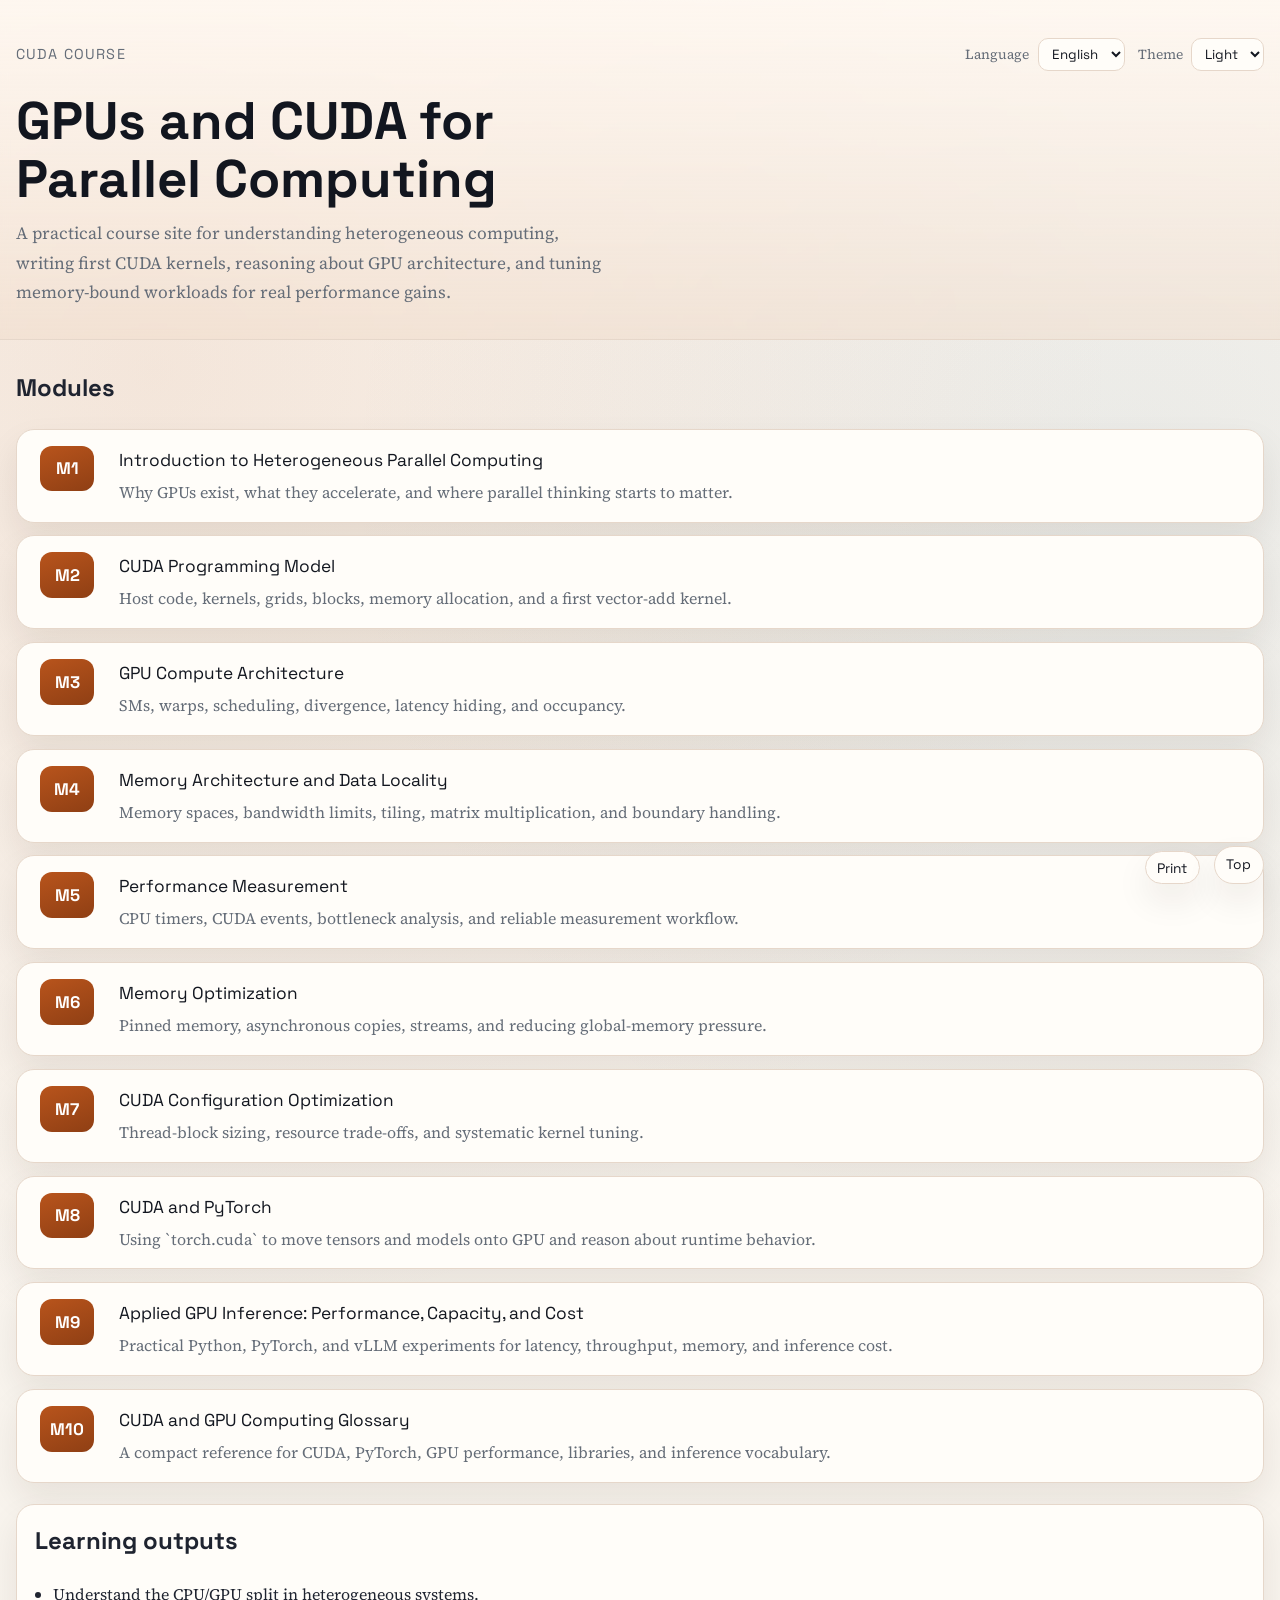
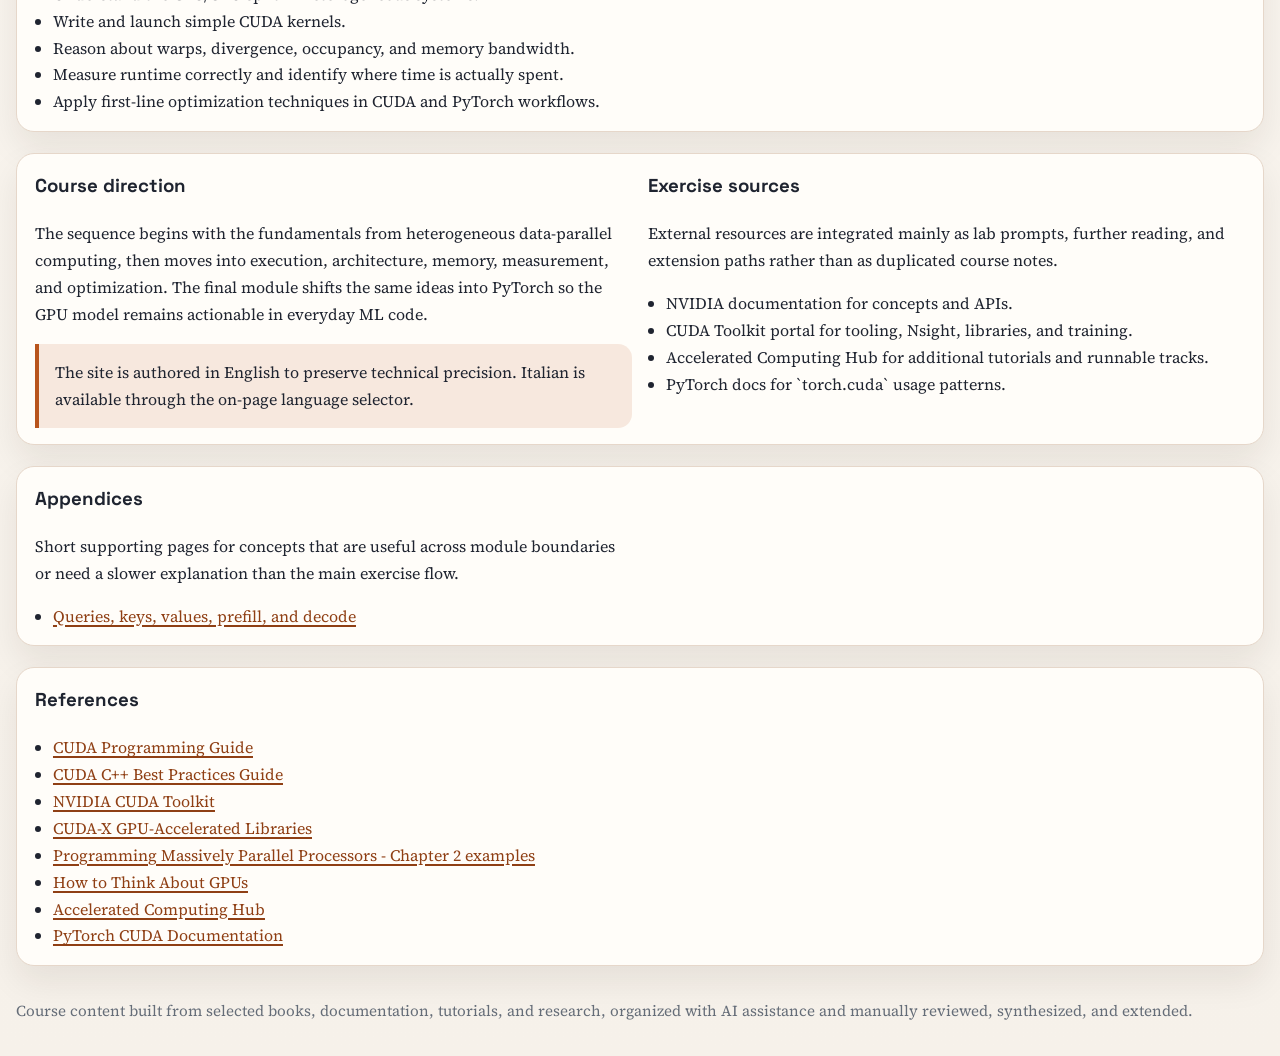
<file: site/index.html>
<!DOCTYPE html>
<html lang="en">
<head>
  <meta charset="utf-8">
  <meta name="viewport" content="width=device-width, initial-scale=1">
  <title>GPUs and CUDA for Parallel Computing</title>
  <link rel="preconnect" href="https://fonts.googleapis.com">
  <link rel="preconnect" href="https://fonts.gstatic.com" crossorigin>
  <link href="https://fonts.googleapis.com/css2?family=JetBrains+Mono:wght@400;600&family=Space+Grotesk:wght@400;500;700&family=Source+Serif+4:opsz,wght@8..60,400;8..60,600&display=swap" rel="stylesheet">
  <link rel="stylesheet" href="assets/css/site.css">
  <script defer src="assets/js/site.js"></script>
</head>
<body id="top" data-page-lang="en">
  <div id="google_translate_element" class="translate-host" aria-hidden="true"></div>

  <header class="site-header">
    <div class="shell">
      <div class="header-top">
        <p class="site-mark">CUDA Course</p>
        <div class="header-controls">
          <label class="lang-switch" for="lang-select">
            <span>Language</span>
            <select id="lang-select" aria-label="Choose language">
              <option value="en" selected>English</option>
              <option value="it">Italiano</option>
            </select>
          </label>
          <label class="theme-switch" for="theme-select">
            <span>Theme</span>
            <select id="theme-select" aria-label="Choose theme">
              <option value="light" selected>Light</option>
              <option value="dark">Dark</option>
            </select>
          </label>
        </div>
      </div>
      <section class="hero">
        <h1>GPUs and CUDA for Parallel Computing</h1>
        <p class="hero-copy">
          A practical course site for understanding heterogeneous computing, writing first CUDA kernels,
          reasoning about GPU architecture, and tuning memory-bound workloads for real performance gains.
        </p>
      </section>
    </div>
  </header>

  <main class="shell" id="main-content">
    <section class="section-head" id="modules">
      <h2>Modules</h2>
    </section>

    <ul class="agenda-list">
      <li class="agenda-item"><a class="agenda-link" href="chapters/chapter-01.html"><span class="agenda-number">M1</span><span class="agenda-copy"><span class="agenda-text">Introduction to Heterogeneous Parallel Computing</span><span class="agenda-teaser">Why GPUs exist, what they accelerate, and where parallel thinking starts to matter.</span></span></a></li>
      <li class="agenda-item"><a class="agenda-link" href="chapters/chapter-02.html"><span class="agenda-number">M2</span><span class="agenda-copy"><span class="agenda-text">CUDA Programming Model</span><span class="agenda-teaser">Host code, kernels, grids, blocks, memory allocation, and a first vector-add kernel.</span></span></a></li>
      <li class="agenda-item"><a class="agenda-link" href="chapters/chapter-03.html"><span class="agenda-number">M3</span><span class="agenda-copy"><span class="agenda-text">GPU Compute Architecture</span><span class="agenda-teaser">SMs, warps, scheduling, divergence, latency hiding, and occupancy.</span></span></a></li>
      <li class="agenda-item"><a class="agenda-link" href="chapters/chapter-04.html"><span class="agenda-number">M4</span><span class="agenda-copy"><span class="agenda-text">Memory Architecture and Data Locality</span><span class="agenda-teaser">Memory spaces, bandwidth limits, tiling, matrix multiplication, and boundary handling.</span></span></a></li>
      <li class="agenda-item"><a class="agenda-link" href="chapters/chapter-05.html"><span class="agenda-number">M5</span><span class="agenda-copy"><span class="agenda-text">Performance Measurement</span><span class="agenda-teaser">CPU timers, CUDA events, bottleneck analysis, and reliable measurement workflow.</span></span></a></li>
      <li class="agenda-item"><a class="agenda-link" href="chapters/chapter-06.html"><span class="agenda-number">M6</span><span class="agenda-copy"><span class="agenda-text">Memory Optimization</span><span class="agenda-teaser">Pinned memory, asynchronous copies, streams, and reducing global-memory pressure.</span></span></a></li>
      <li class="agenda-item"><a class="agenda-link" href="chapters/chapter-07.html"><span class="agenda-number">M7</span><span class="agenda-copy"><span class="agenda-text">CUDA Configuration Optimization</span><span class="agenda-teaser">Thread-block sizing, resource trade-offs, and systematic kernel tuning.</span></span></a></li>
      <li class="agenda-item"><a class="agenda-link" href="chapters/chapter-08.html"><span class="agenda-number">M8</span><span class="agenda-copy"><span class="agenda-text">CUDA and PyTorch</span><span class="agenda-teaser">Using `torch.cuda` to move tensors and models onto GPU and reason about runtime behavior.</span></span></a></li>
      <li class="agenda-item"><a class="agenda-link" href="chapters/chapter-09.html"><span class="agenda-number">M9</span><span class="agenda-copy"><span class="agenda-text">Applied GPU Inference: Performance, Capacity, and Cost</span><span class="agenda-teaser">Practical Python, PyTorch, and vLLM experiments for latency, throughput, memory, and inference cost.</span></span></a></li>
      <li class="agenda-item"><a class="agenda-link" href="chapters/chapter-10.html"><span class="agenda-number">M10</span><span class="agenda-copy"><span class="agenda-text">CUDA and GPU Computing Glossary</span><span class="agenda-teaser">A compact reference for CUDA, PyTorch, GPU performance, libraries, and inference vocabulary.</span></span></a></li>
    </ul>

    <section class="panel info-grid">
      <article>
        <h2>Learning outputs</h2>
        <ul class="meta-list">
          <li>Understand the CPU/GPU split in heterogeneous systems.</li>
          <li>Write and launch simple CUDA kernels.</li>
          <li>Reason about warps, divergence, occupancy, and memory bandwidth.</li>
          <li>Measure runtime correctly and identify where time is actually spent.</li>
          <li>Apply first-line optimization techniques in CUDA and PyTorch workflows.</li>
        </ul>
      </article>
    </section>

    <section class="panel reference-grid">
      <article>
        <h3>Course direction</h3>
        <p>The sequence begins with the fundamentals from heterogeneous data-parallel computing, then moves into execution, architecture, memory, measurement, and optimization. The final module shifts the same ideas into PyTorch so the GPU model remains actionable in everyday ML code.</p>
        <div class="callout">
          The site is authored in English to preserve technical precision. Italian is available through the on-page language selector.
        </div>
      </article>
      <article>
        <h3>Exercise sources</h3>
        <p>External resources are integrated mainly as lab prompts, further reading, and extension paths rather than as duplicated course notes.</p>
        <ul class="meta-list">
          <li>NVIDIA documentation for concepts and APIs.</li>
          <li>CUDA Toolkit portal for tooling, Nsight, libraries, and training.</li>
          <li>Accelerated Computing Hub for additional tutorials and runnable tracks.</li>
          <li>PyTorch docs for `torch.cuda` usage patterns.</li>
        </ul>
      </article>
    </section>

    <section class="panel reference-grid">
      <article>
        <h3>Appendices</h3>
        <p>Short supporting pages for concepts that are useful across module boundaries or need a slower explanation than the main exercise flow.</p>
        <ul class="meta-list">
          <li><a href="appendices/kv-cache.html">Queries, keys, values, prefill, and decode</a></li>
        </ul>
      </article>
    </section>

    <section class="panel" id="references">
      <h3>References</h3>
      <ul class="meta-list">
        <li><a href="https://docs.nvidia.com/cuda/cuda-programming-guide/01-introduction/introduction.html" target="_blank" rel="noopener noreferrer">CUDA Programming Guide</a></li>
        <li><a href="https://docs.nvidia.com/cuda/cuda-c-best-practices-guide/index.html" target="_blank" rel="noopener noreferrer">CUDA C++ Best Practices Guide</a></li>
        <li><a href="https://developer.nvidia.com/cuda/toolkit" target="_blank" rel="noopener noreferrer">NVIDIA CUDA Toolkit</a></li>
        <li><a href="https://developer.nvidia.com/cuda/cuda-x-libraries" target="_blank" rel="noopener noreferrer">CUDA-X GPU-Accelerated Libraries</a></li>
        <li><a href="https://github.com/R100001/Programming-Massively-Parallel-Processors/tree/master/Chapters/Ch02%20-%20Data%20Parallel%20Computing" target="_blank" rel="noopener noreferrer">Programming Massively Parallel Processors - Chapter 2 examples</a></li>
        <li><a href="https://jax-ml.github.io/scaling-book/gpus/" target="_blank" rel="noopener noreferrer">How to Think About GPUs</a></li>
        <li><a href="https://github.com/thimotyb/accelerated-computing-hub" target="_blank" rel="noopener noreferrer">Accelerated Computing Hub</a></li>
        <li><a href="https://docs.pytorch.org/docs/stable/cuda.html" target="_blank" rel="noopener noreferrer">PyTorch CUDA Documentation</a></li>
      </ul>
    </section>
  </main>

  <footer class="shell footer-note">
    Course content built from selected books, documentation, tutorials, and research, organized with AI assistance and manually reviewed, synthesized, and extended.
  </footer>

  <script src="//translate.google.com/translate_a/element.js?cb=googleTranslateElementInit"></script>
</body>
</html>
</file>
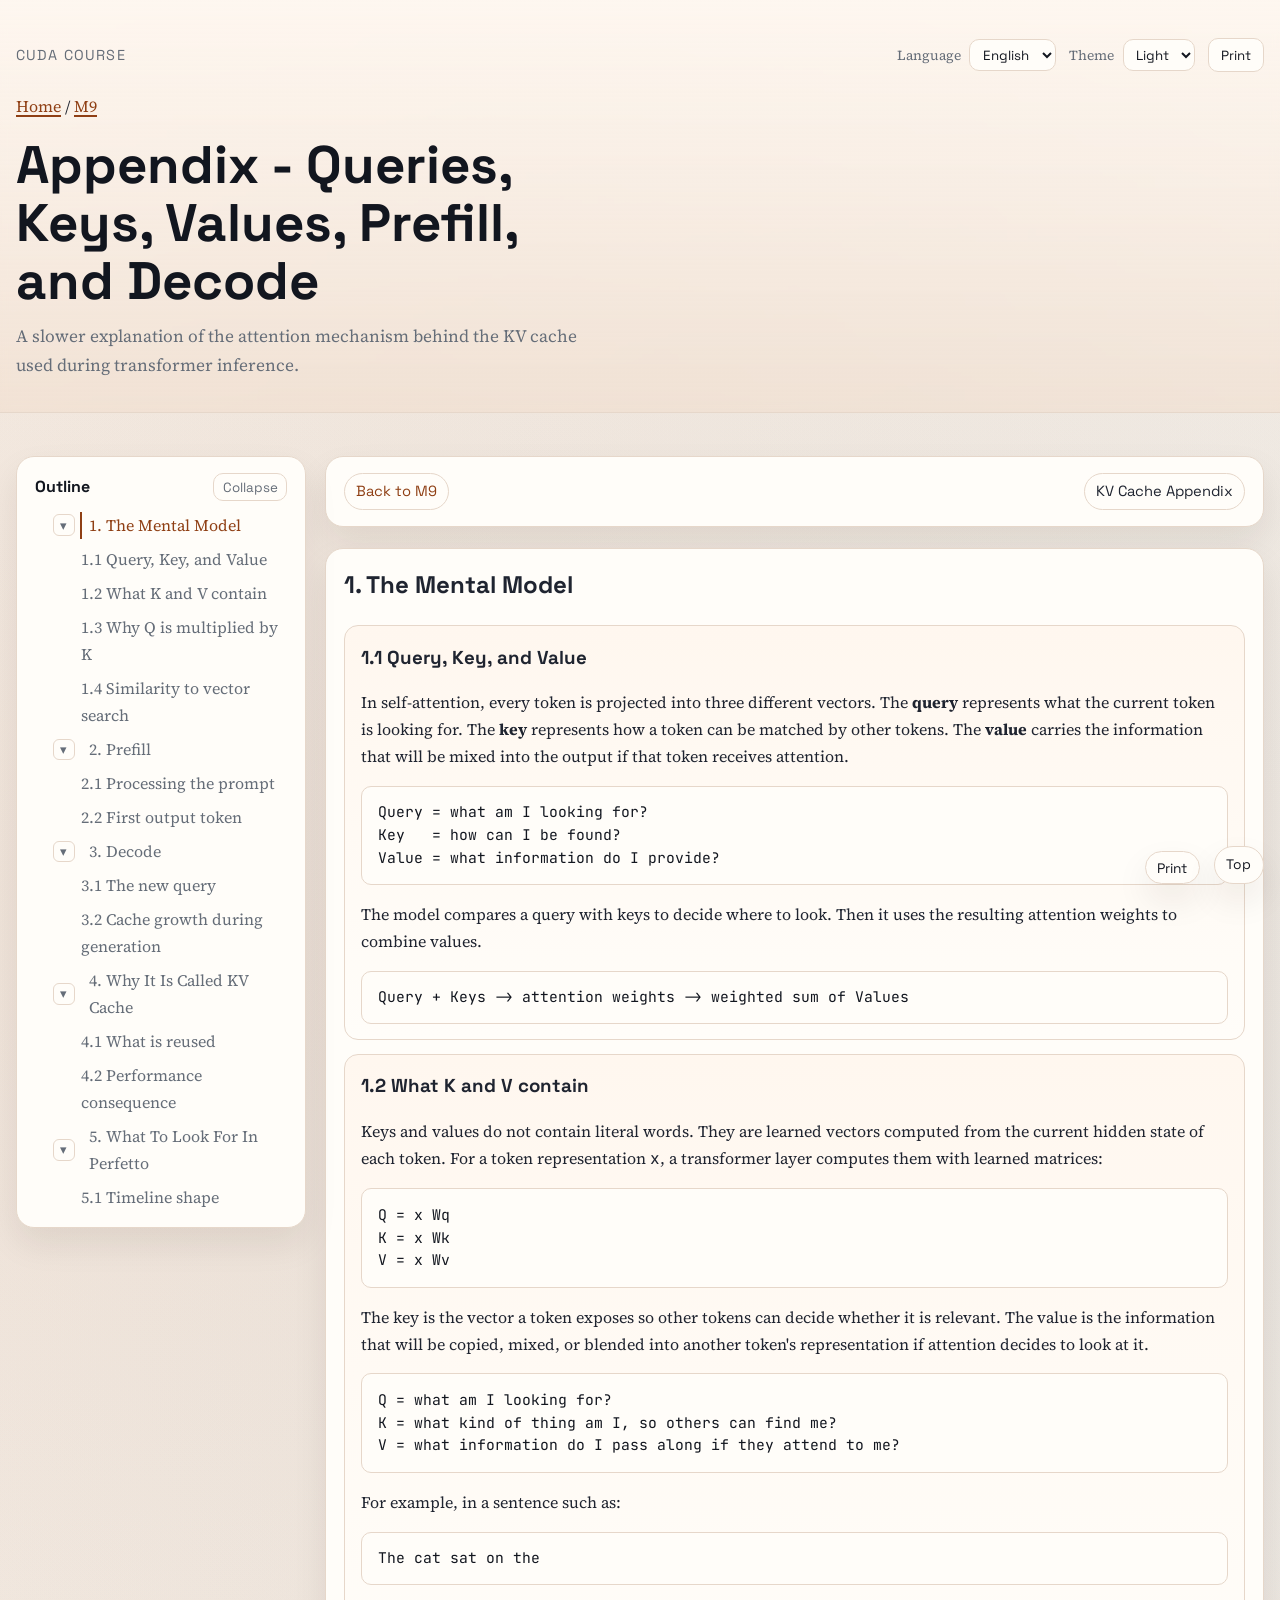
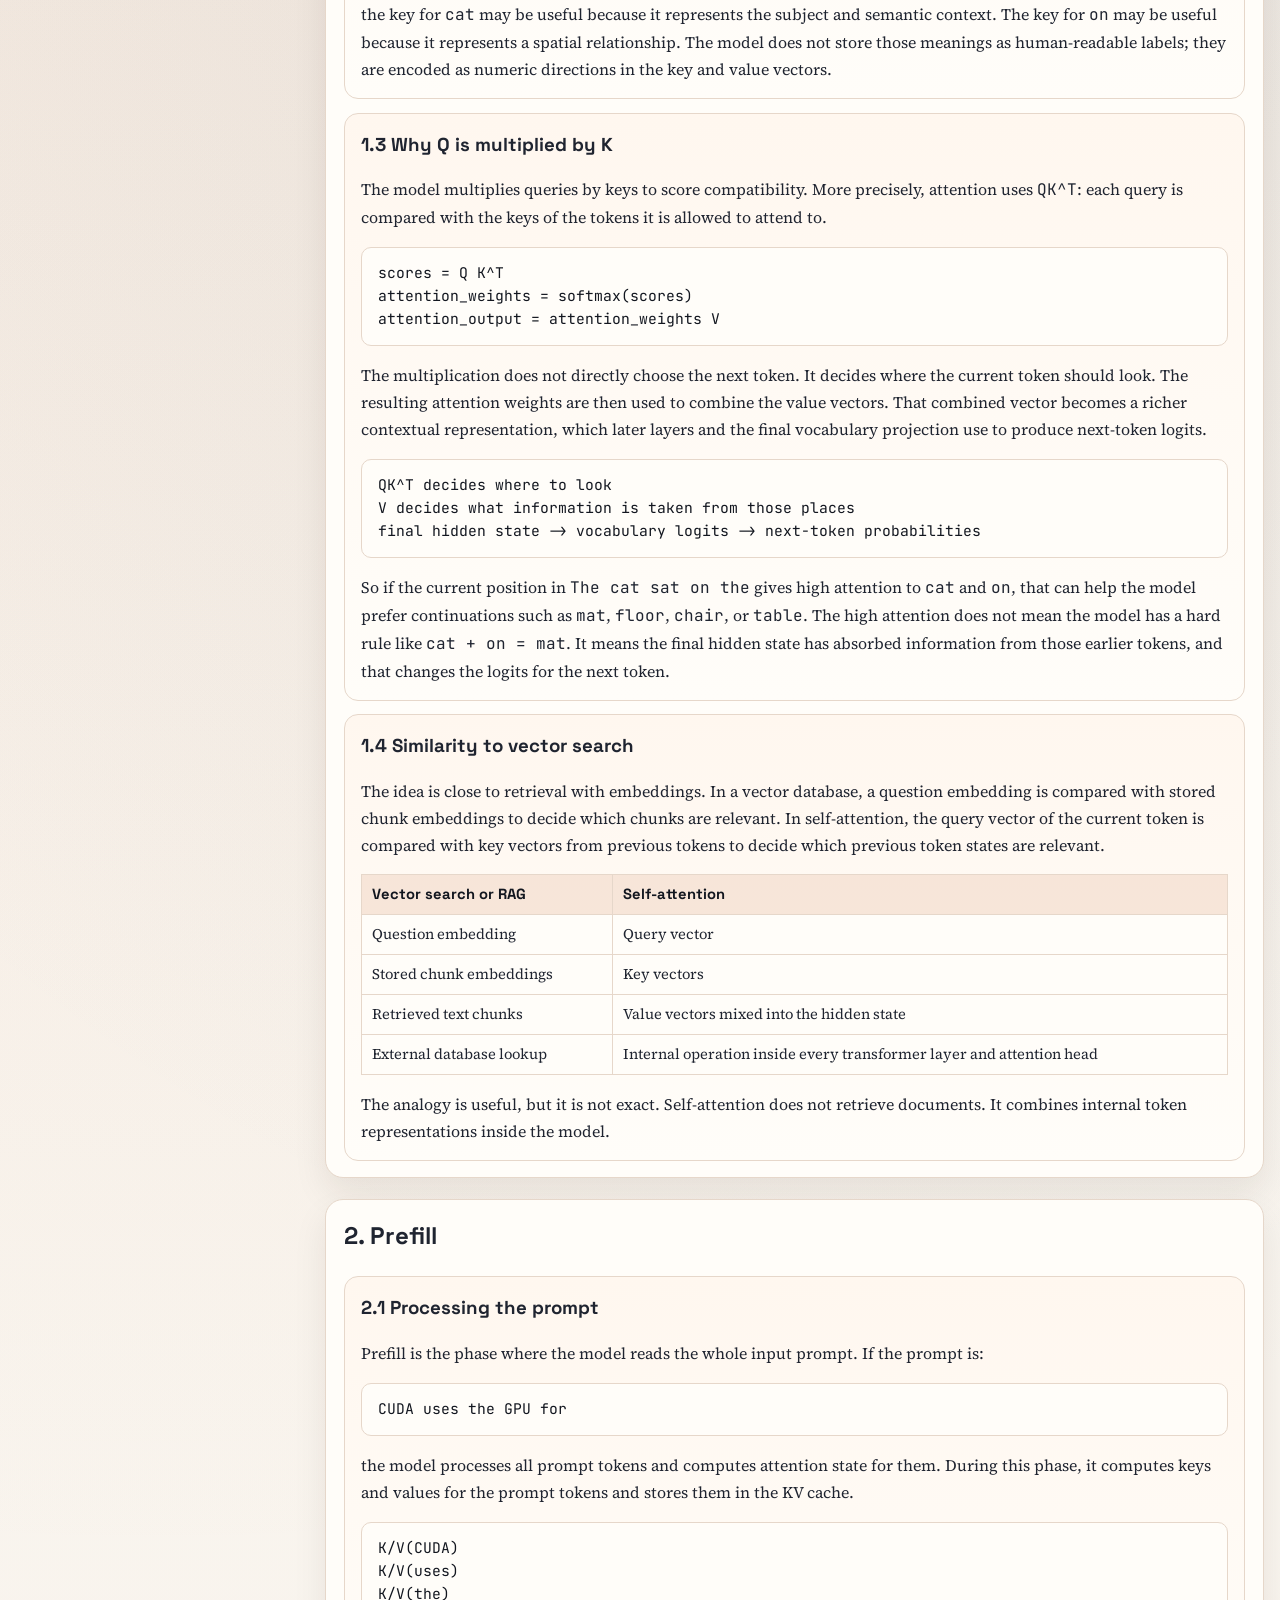
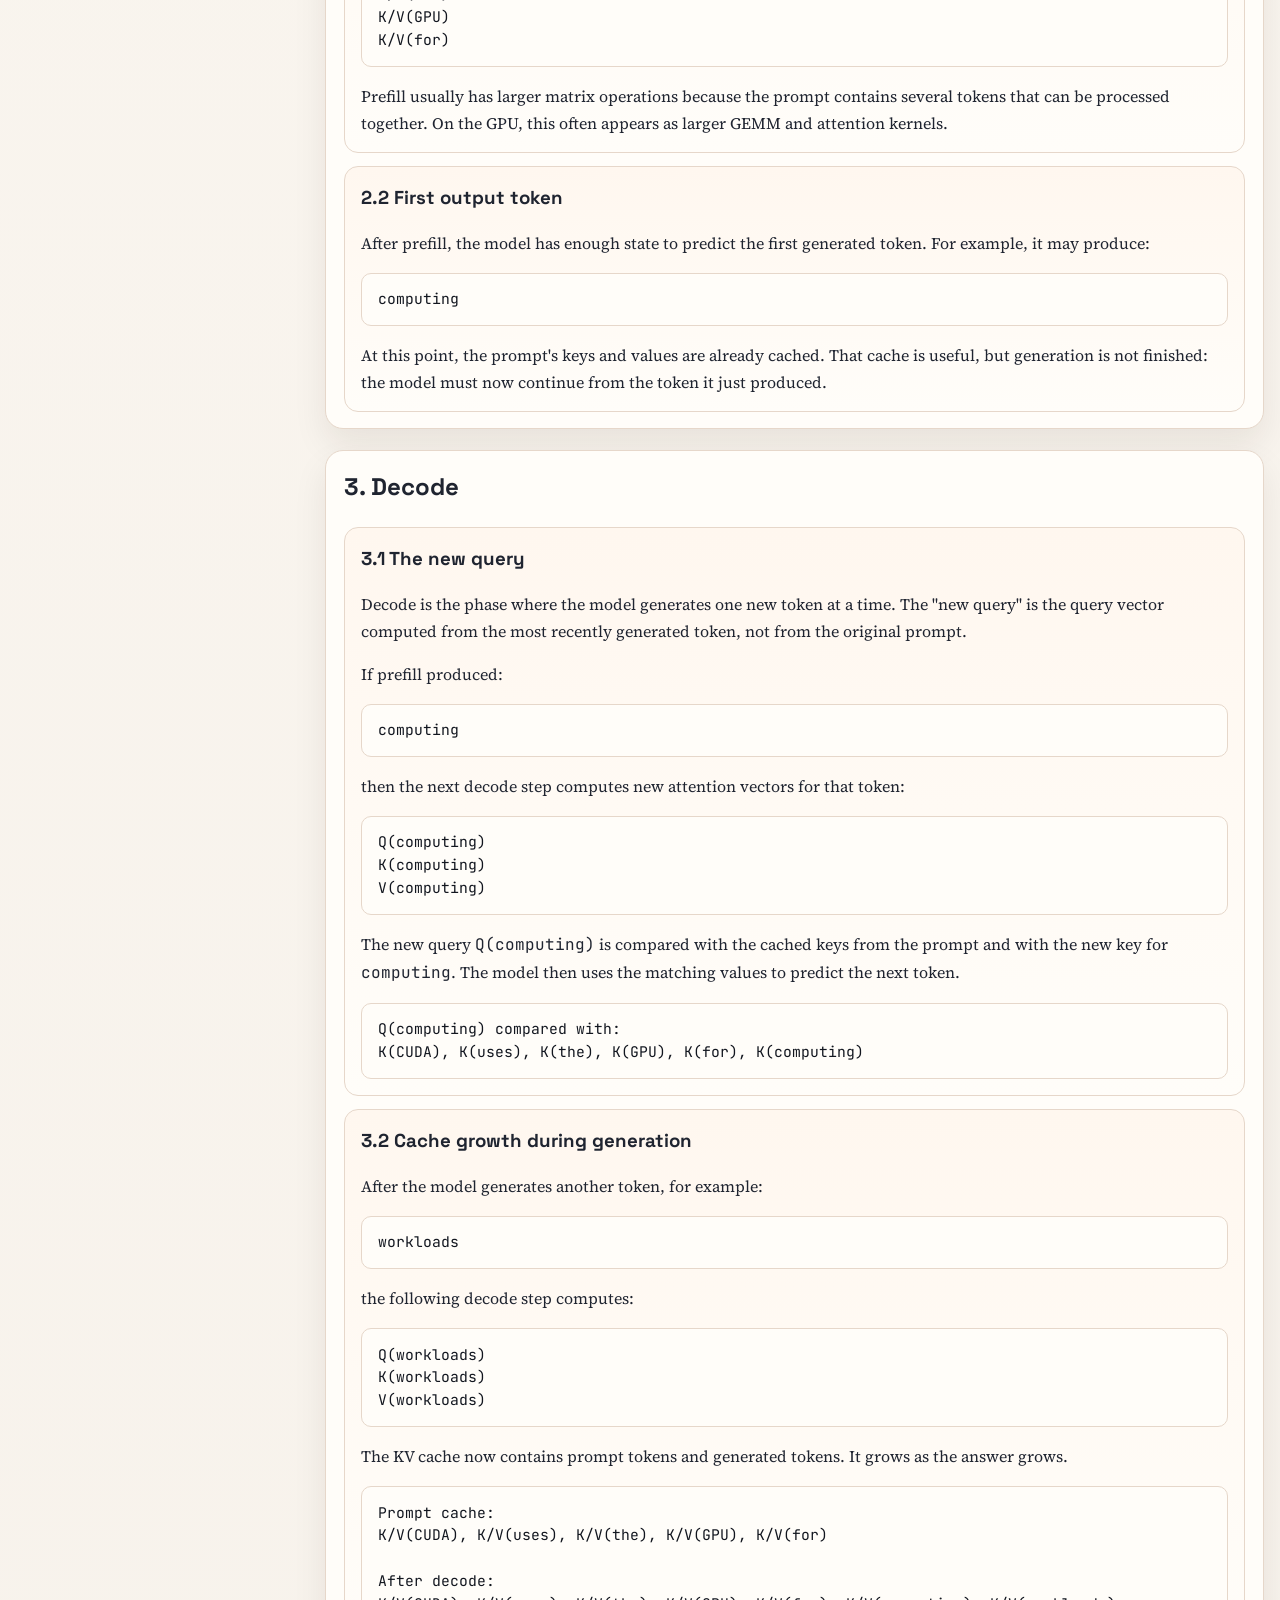
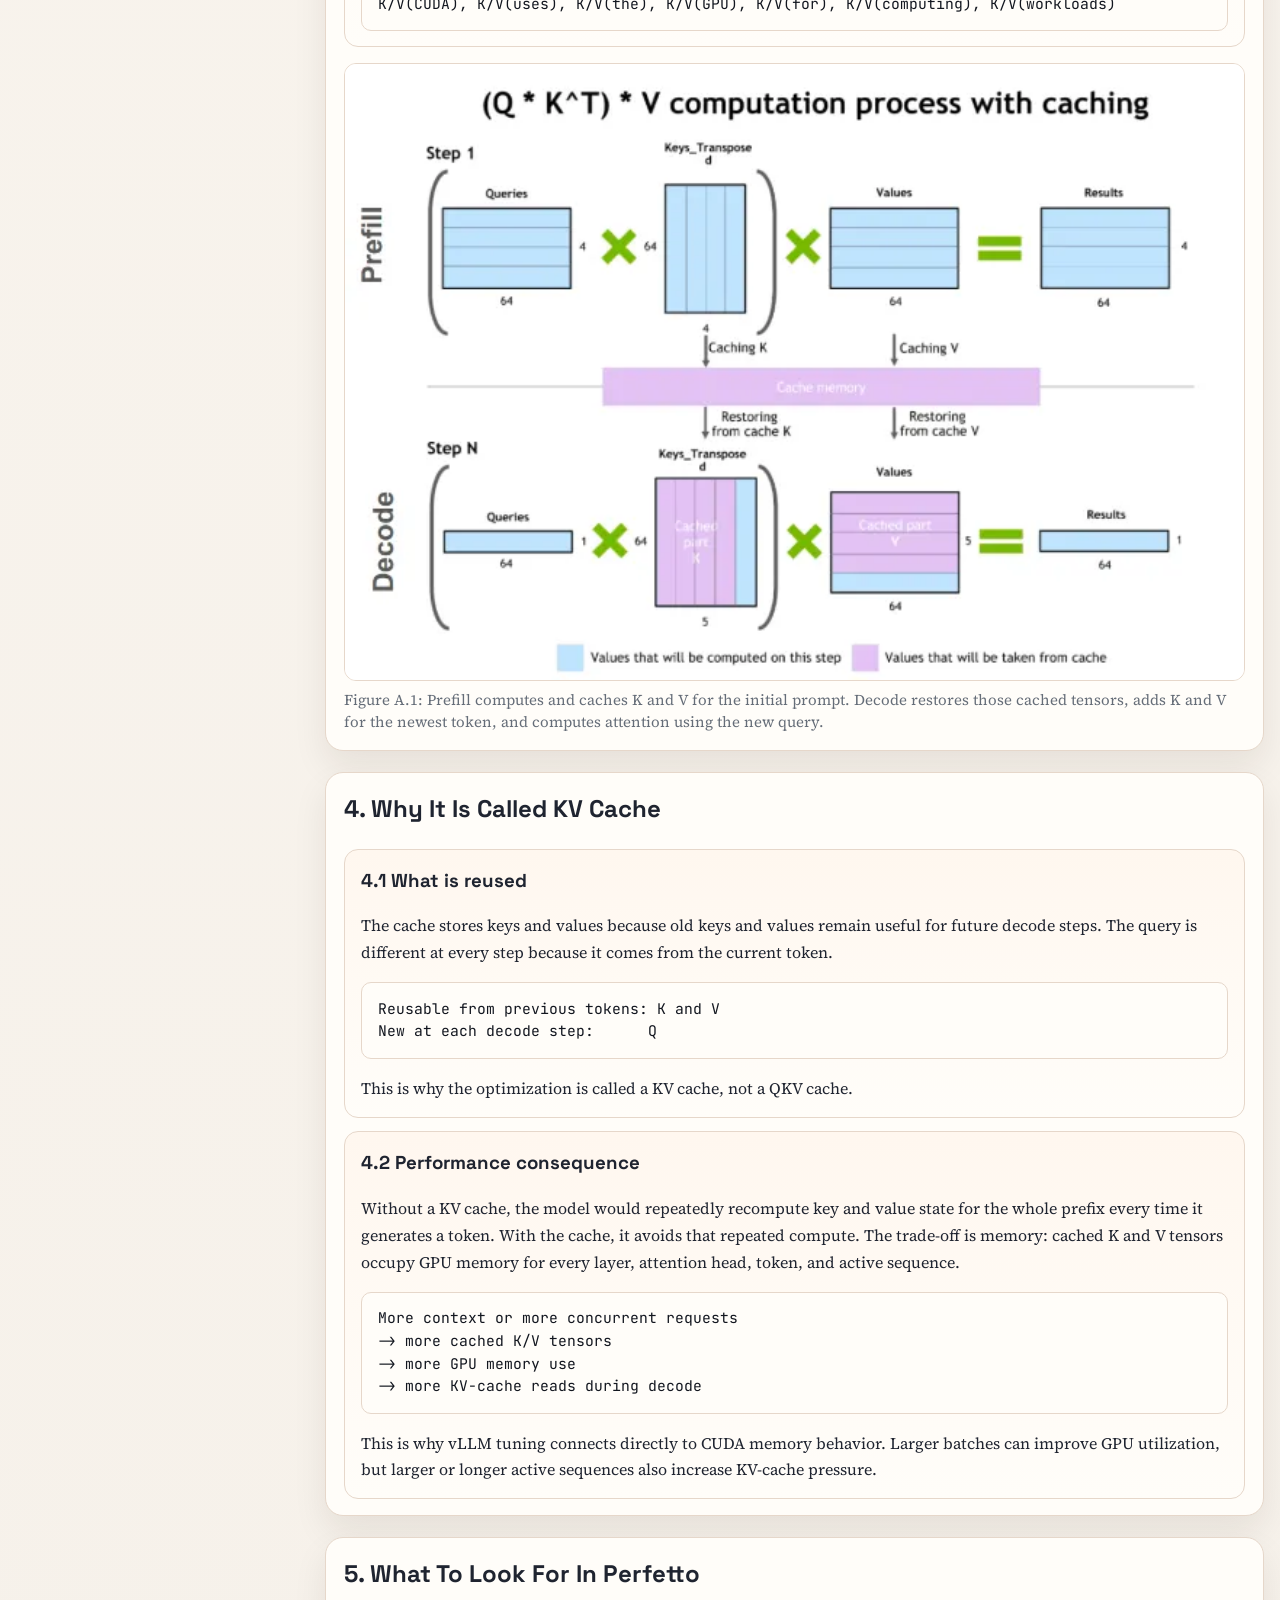
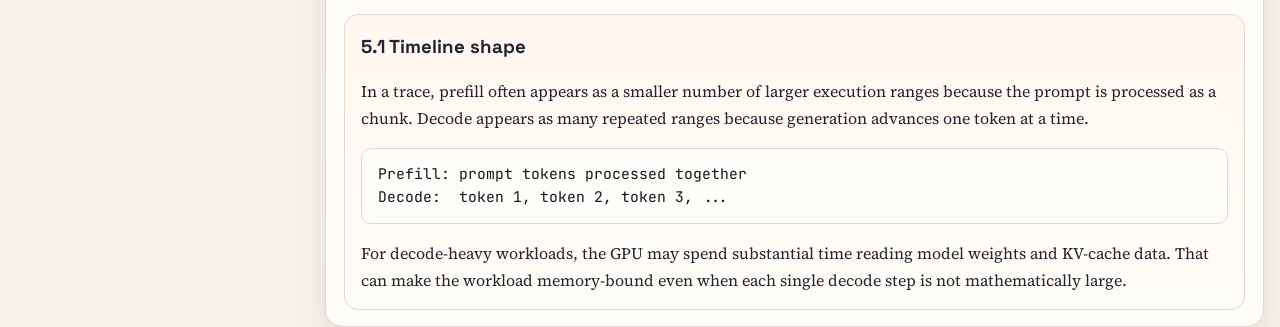
<file: site/appendices/kv-cache.html>
<!DOCTYPE html>
<html lang="en">
<head>
  <meta charset="utf-8">
  <meta name="viewport" content="width=device-width, initial-scale=1">
  <title>Appendix - Queries, Keys, Values, Prefill, and Decode</title>
  <link rel="preconnect" href="https://fonts.googleapis.com">
  <link rel="preconnect" href="https://fonts.gstatic.com" crossorigin>
  <link href="https://fonts.googleapis.com/css2?family=JetBrains+Mono:wght@400;600&family=Space+Grotesk:wght@400;500;700&family=Source+Serif+4:opsz,wght@8..60,400;8..60,600&display=swap" rel="stylesheet">
  <link rel="stylesheet" href="../assets/css/site.css">
  <script defer src="../assets/js/site.js"></script>
</head>
<body id="top" data-page-lang="en">
  <div id="google_translate_element" class="translate-host" aria-hidden="true"></div>
  <header class="site-header">
    <div class="shell">
      <section class="hero">
        <p><a href="../index.html">Home</a> / <a href="../chapters/chapter-09.html">M9</a></p>
        <h1>Appendix - Queries, Keys, Values, Prefill, and Decode</h1>
        <p class="hero-copy">A slower explanation of the attention mechanism behind the KV cache used during transformer inference.</p>
      </section>
    </div>
  </header>
  <main class="shell module-layout">
    <aside class="panel outline-panel" aria-label="Appendix outline"><nav id="outline-nav"></nav></aside>
    <article class="module-main">
      <section class="panel"><nav class="module-nav" aria-label="Appendix navigation"><a href="../chapters/chapter-09.html">Back to M9</a><span>KV Cache Appendix</span></nav></section>

      <section class="panel">
        <h2>1. The Mental Model</h2>
        <article class="subtopic"><h3>1.1 Query, Key, and Value</h3><p>In self-attention, every token is projected into three different vectors. The <strong>query</strong> represents what the current token is looking for. The <strong>key</strong> represents how a token can be matched by other tokens. The <strong>value</strong> carries the information that will be mixed into the output if that token receives attention.</p><pre class="code-listing"><code>Query = what am I looking for?
Key   = how can I be found?
Value = what information do I provide?</code></pre><p>The model compares a query with keys to decide where to look. Then it uses the resulting attention weights to combine values.</p><pre class="code-listing"><code>Query + Keys -> attention weights -> weighted sum of Values</code></pre></article>

        <article class="subtopic"><h3>1.2 What K and V contain</h3><p>Keys and values do not contain literal words. They are learned vectors computed from the current hidden state of each token. For a token representation <code>x</code>, a transformer layer computes them with learned matrices:</p><pre class="code-listing"><code>Q = x Wq
K = x Wk
V = x Wv</code></pre><p>The key is the vector a token exposes so other tokens can decide whether it is relevant. The value is the information that will be copied, mixed, or blended into another token's representation if attention decides to look at it.</p><pre class="code-listing"><code>Q = what am I looking for?
K = what kind of thing am I, so others can find me?
V = what information do I pass along if they attend to me?</code></pre><p>For example, in a sentence such as:</p><pre class="code-listing"><code>The cat sat on the</code></pre><p>the key for <code>cat</code> may be useful because it represents the subject and semantic context. The key for <code>on</code> may be useful because it represents a spatial relationship. The model does not store those meanings as human-readable labels; they are encoded as numeric directions in the key and value vectors.</p></article>

        <article class="subtopic"><h3>1.3 Why Q is multiplied by K</h3><p>The model multiplies queries by keys to score compatibility. More precisely, attention uses <code>QK^T</code>: each query is compared with the keys of the tokens it is allowed to attend to.</p><pre class="code-listing"><code>scores = Q K^T
attention_weights = softmax(scores)
attention_output = attention_weights V</code></pre><p>The multiplication does not directly choose the next token. It decides where the current token should look. The resulting attention weights are then used to combine the value vectors. That combined vector becomes a richer contextual representation, which later layers and the final vocabulary projection use to produce next-token logits.</p><pre class="code-listing"><code>QK^T decides where to look
V decides what information is taken from those places
final hidden state -> vocabulary logits -> next-token probabilities</code></pre><p>So if the current position in <code>The cat sat on the</code> gives high attention to <code>cat</code> and <code>on</code>, that can help the model prefer continuations such as <code>mat</code>, <code>floor</code>, <code>chair</code>, or <code>table</code>. The high attention does not mean the model has a hard rule like <code>cat + on = mat</code>. It means the final hidden state has absorbed information from those earlier tokens, and that changes the logits for the next token.</p></article>

        <article class="subtopic"><h3>1.4 Similarity to vector search</h3><p>The idea is close to retrieval with embeddings. In a vector database, a question embedding is compared with stored chunk embeddings to decide which chunks are relevant. In self-attention, the query vector of the current token is compared with key vectors from previous tokens to decide which previous token states are relevant.</p><div class="table-scroll"><table class="data-table"><thead><tr><th>Vector search or RAG</th><th>Self-attention</th></tr></thead><tbody><tr><td>Question embedding</td><td>Query vector</td></tr><tr><td>Stored chunk embeddings</td><td>Key vectors</td></tr><tr><td>Retrieved text chunks</td><td>Value vectors mixed into the hidden state</td></tr><tr><td>External database lookup</td><td>Internal operation inside every transformer layer and attention head</td></tr></tbody></table></div><p>The analogy is useful, but it is not exact. Self-attention does not retrieve documents. It combines internal token representations inside the model.</p></article>
      </section>

      <section class="panel">
        <h2>2. Prefill</h2>
        <article class="subtopic"><h3>2.1 Processing the prompt</h3><p>Prefill is the phase where the model reads the whole input prompt. If the prompt is:</p><pre class="code-listing"><code>CUDA uses the GPU for</code></pre><p>the model processes all prompt tokens and computes attention state for them. During this phase, it computes keys and values for the prompt tokens and stores them in the KV cache.</p><pre class="code-listing"><code>K/V(CUDA)
K/V(uses)
K/V(the)
K/V(GPU)
K/V(for)</code></pre><p>Prefill usually has larger matrix operations because the prompt contains several tokens that can be processed together. On the GPU, this often appears as larger GEMM and attention kernels.</p></article>

        <article class="subtopic"><h3>2.2 First output token</h3><p>After prefill, the model has enough state to predict the first generated token. For example, it may produce:</p><pre class="code-listing"><code>computing</code></pre><p>At this point, the prompt's keys and values are already cached. That cache is useful, but generation is not finished: the model must now continue from the token it just produced.</p></article>
      </section>

      <section class="panel">
        <h2>3. Decode</h2>
        <article class="subtopic"><h3>3.1 The new query</h3><p>Decode is the phase where the model generates one new token at a time. The "new query" is the query vector computed from the most recently generated token, not from the original prompt.</p><p>If prefill produced:</p><pre class="code-listing"><code>computing</code></pre><p>then the next decode step computes new attention vectors for that token:</p><pre class="code-listing"><code>Q(computing)
K(computing)
V(computing)</code></pre><p>The new query <code>Q(computing)</code> is compared with the cached keys from the prompt and with the new key for <code>computing</code>. The model then uses the matching values to predict the next token.</p><pre class="code-listing"><code>Q(computing) compared with:
K(CUDA), K(uses), K(the), K(GPU), K(for), K(computing)</code></pre></article>

        <article class="subtopic"><h3>3.2 Cache growth during generation</h3><p>After the model generates another token, for example:</p><pre class="code-listing"><code>workloads</code></pre><p>the following decode step computes:</p><pre class="code-listing"><code>Q(workloads)
K(workloads)
V(workloads)</code></pre><p>The KV cache now contains prompt tokens and generated tokens. It grows as the answer grows.</p><pre class="code-listing"><code>Prompt cache:
K/V(CUDA), K/V(uses), K/V(the), K/V(GPU), K/V(for)

After decode:
K/V(CUDA), K/V(uses), K/V(the), K/V(GPU), K/V(for), K/V(computing), K/V(workloads)</code></pre></article>

        <figure class="module-figure" data-zoomable><img src="../assets/images/m9-kv-cache-prefill-decode.webp" alt="Diagram comparing attention computation with KV caching during prefill and decode. Prefill computes full query, key, and value tensors and stores K and V in cache memory; decode restores cached K and V and computes attention for one new query token."><figcaption>Figure A.1: Prefill computes and caches K and V for the initial prompt. Decode restores those cached tensors, adds K and V for the newest token, and computes attention using the new query.</figcaption></figure>
      </section>

      <section class="panel">
        <h2>4. Why It Is Called KV Cache</h2>
        <article class="subtopic"><h3>4.1 What is reused</h3><p>The cache stores keys and values because old keys and values remain useful for future decode steps. The query is different at every step because it comes from the current token.</p><pre class="code-listing"><code>Reusable from previous tokens: K and V
New at each decode step:      Q</code></pre><p>This is why the optimization is called a KV cache, not a QKV cache.</p></article>

        <article class="subtopic"><h3>4.2 Performance consequence</h3><p>Without a KV cache, the model would repeatedly recompute key and value state for the whole prefix every time it generates a token. With the cache, it avoids that repeated compute. The trade-off is memory: cached K and V tensors occupy GPU memory for every layer, attention head, token, and active sequence.</p><pre class="code-listing"><code>More context or more concurrent requests
-> more cached K/V tensors
-> more GPU memory use
-> more KV-cache reads during decode</code></pre><p>This is why vLLM tuning connects directly to CUDA memory behavior. Larger batches can improve GPU utilization, but larger or longer active sequences also increase KV-cache pressure.</p></article>
      </section>

      <section class="panel">
        <h2>5. What To Look For In Perfetto</h2>
        <article class="subtopic"><h3>5.1 Timeline shape</h3><p>In a trace, prefill often appears as a smaller number of larger execution ranges because the prompt is processed as a chunk. Decode appears as many repeated ranges because generation advances one token at a time.</p><pre class="code-listing"><code>Prefill: prompt tokens processed together
Decode:  token 1, token 2, token 3, ...</code></pre><p>For decode-heavy workloads, the GPU may spend substantial time reading model weights and KV-cache data. That can make the workload memory-bound even when each single decode step is not mathematically large.</p></article>
      </section>
    </article>
  </main>
  <script src="//translate.google.com/translate_a/element.js?cb=googleTranslateElementInit"></script>
</body>
</html>
</file>
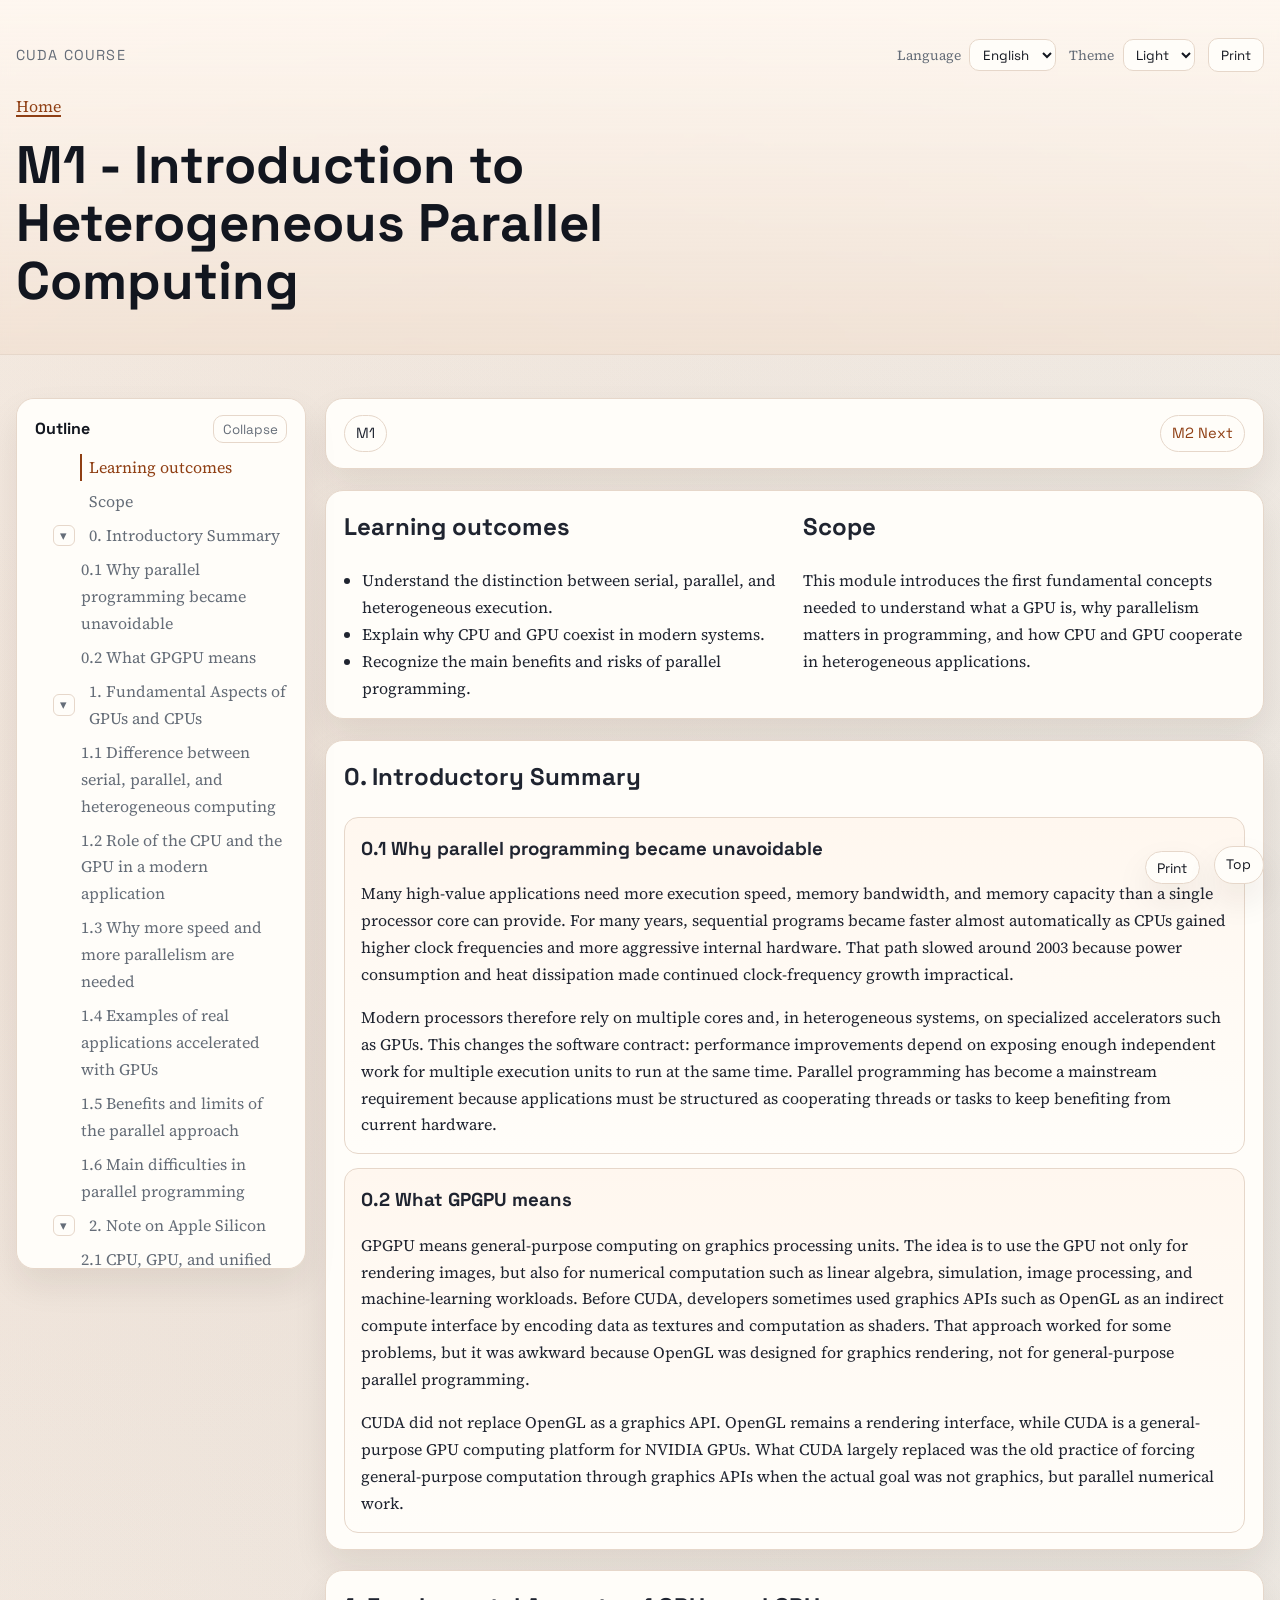
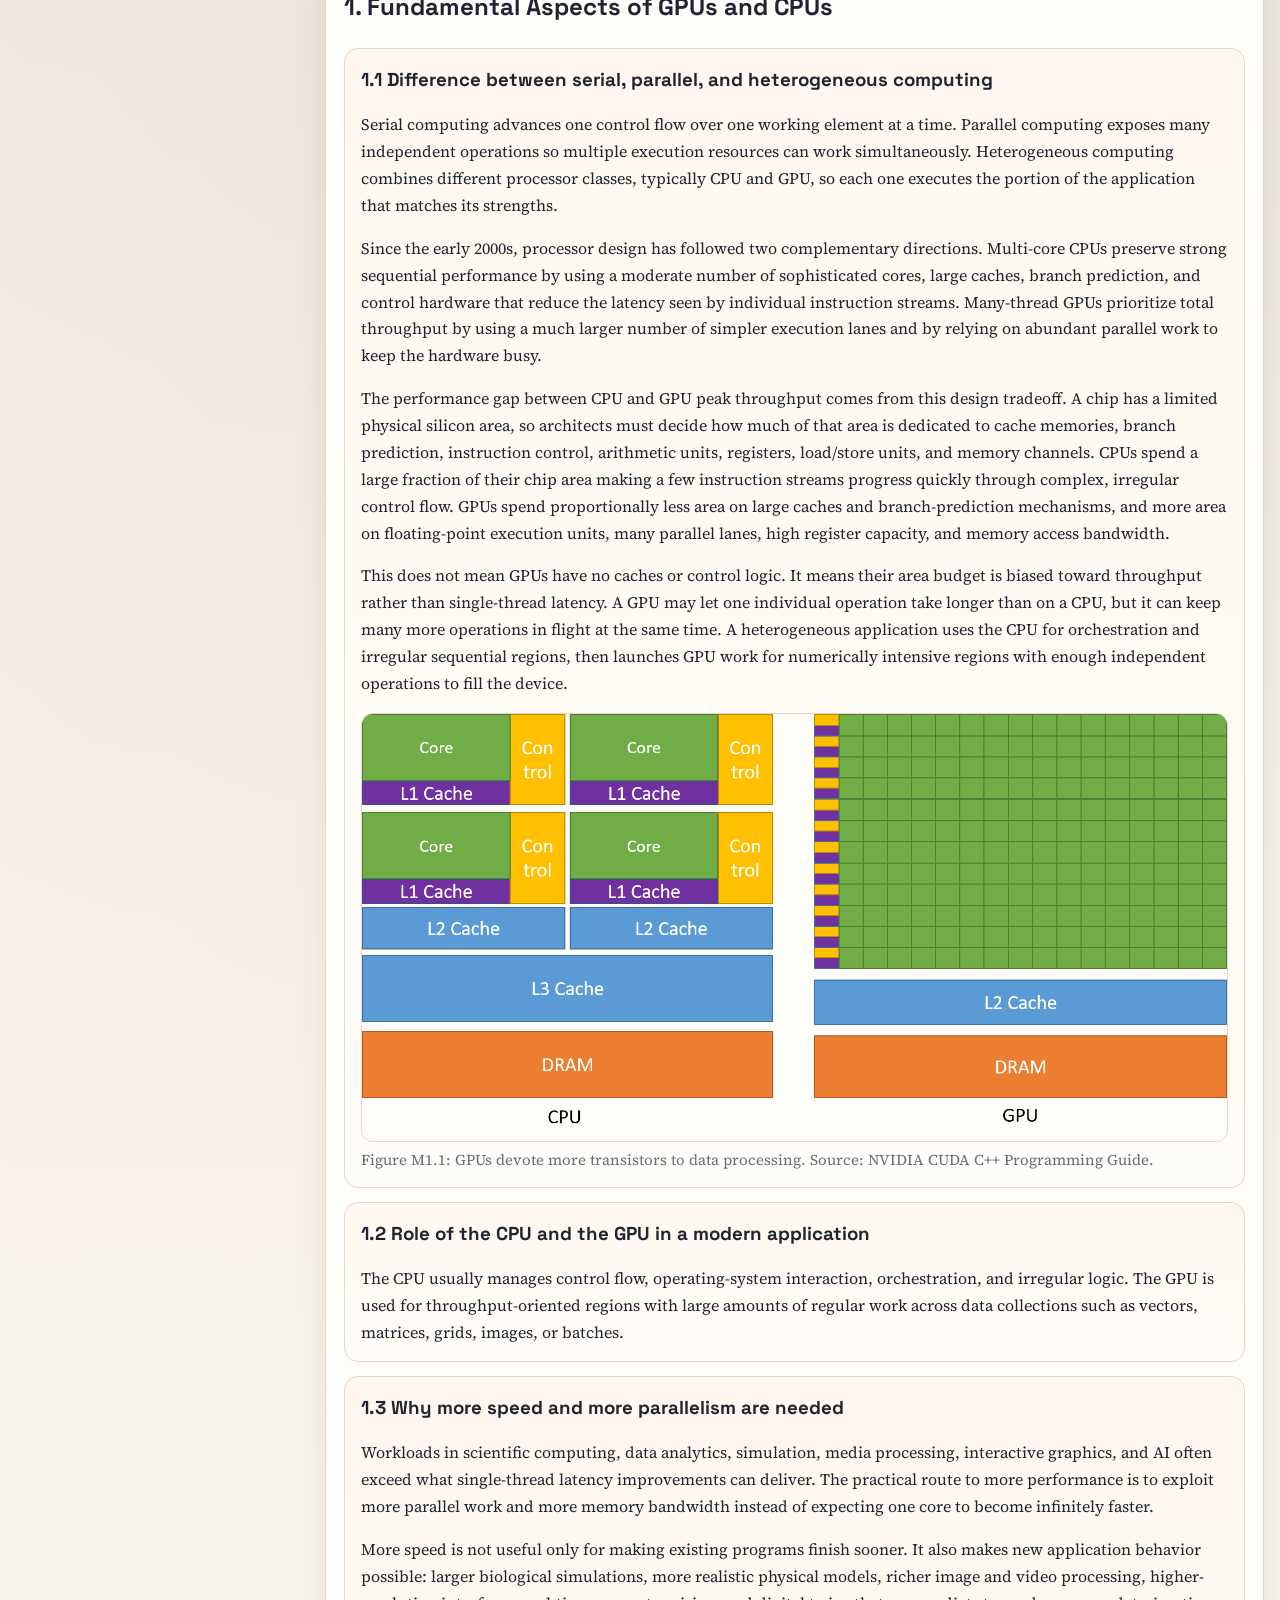
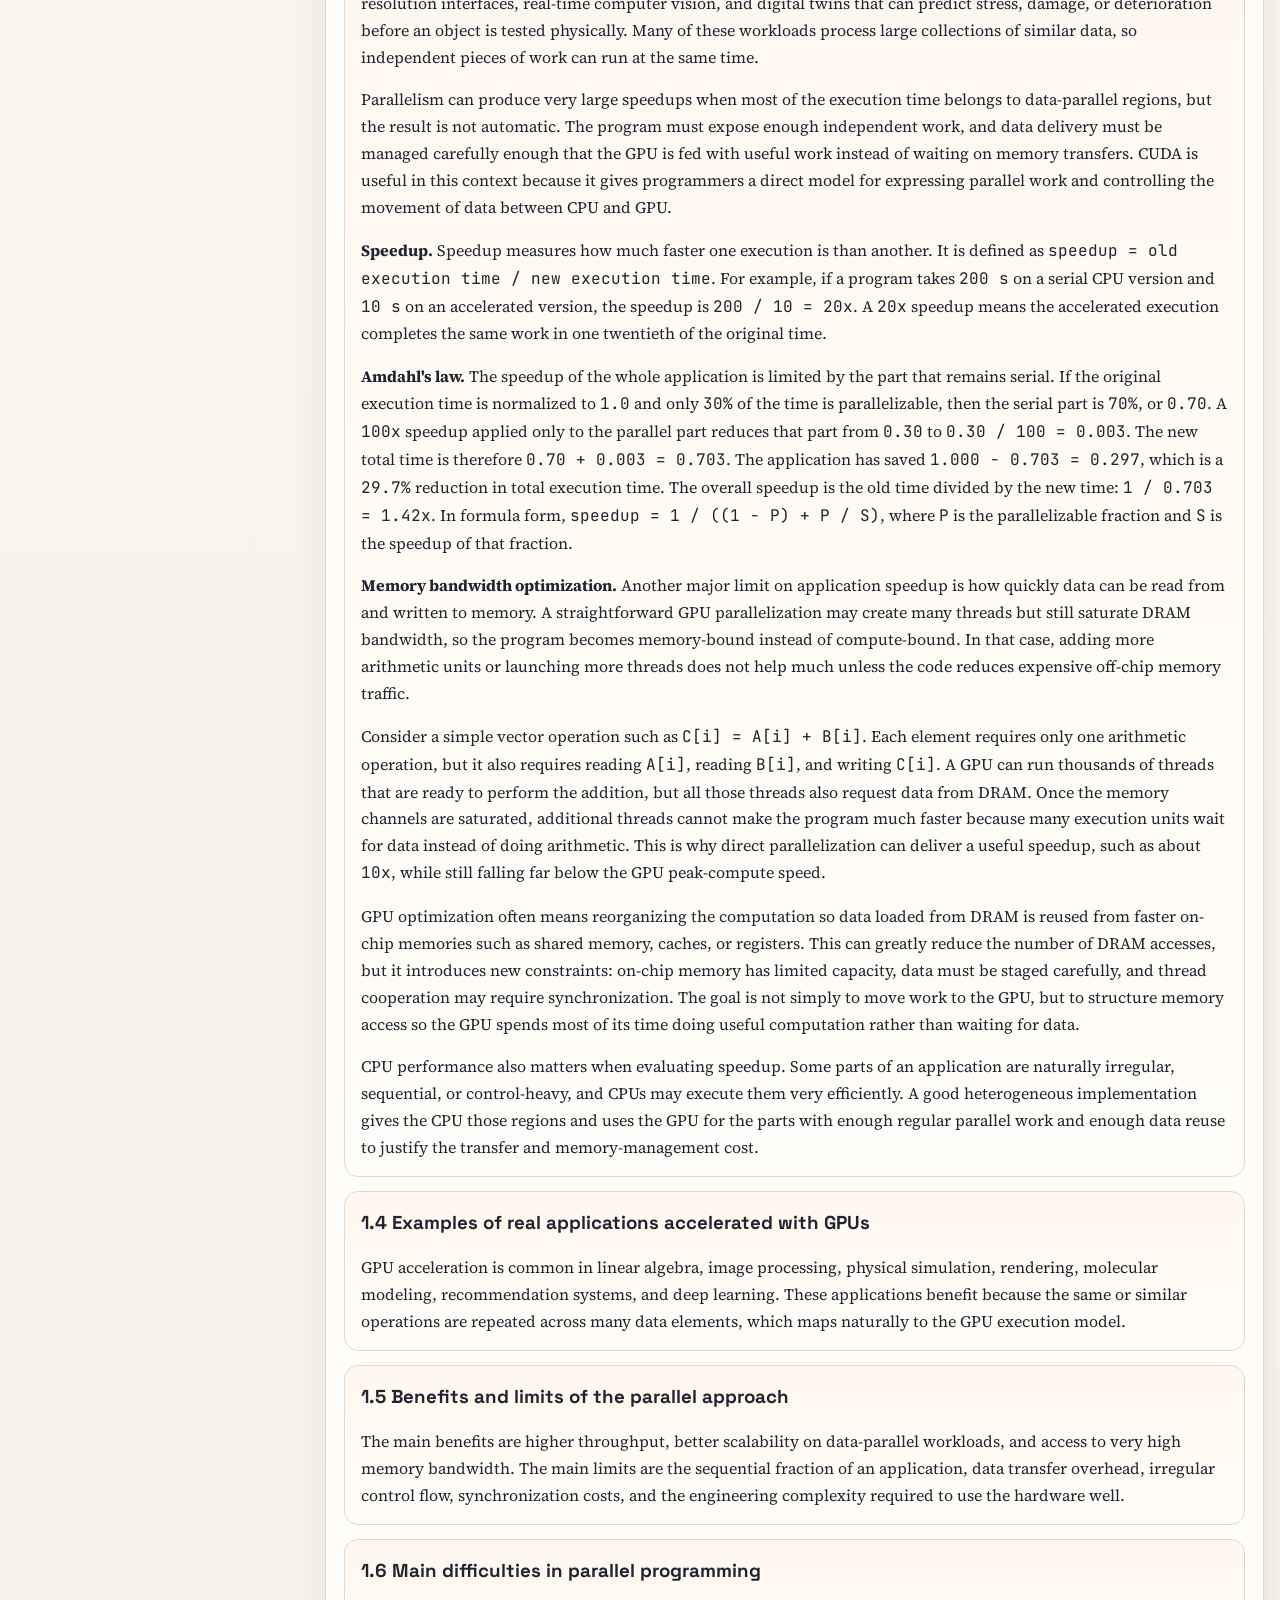
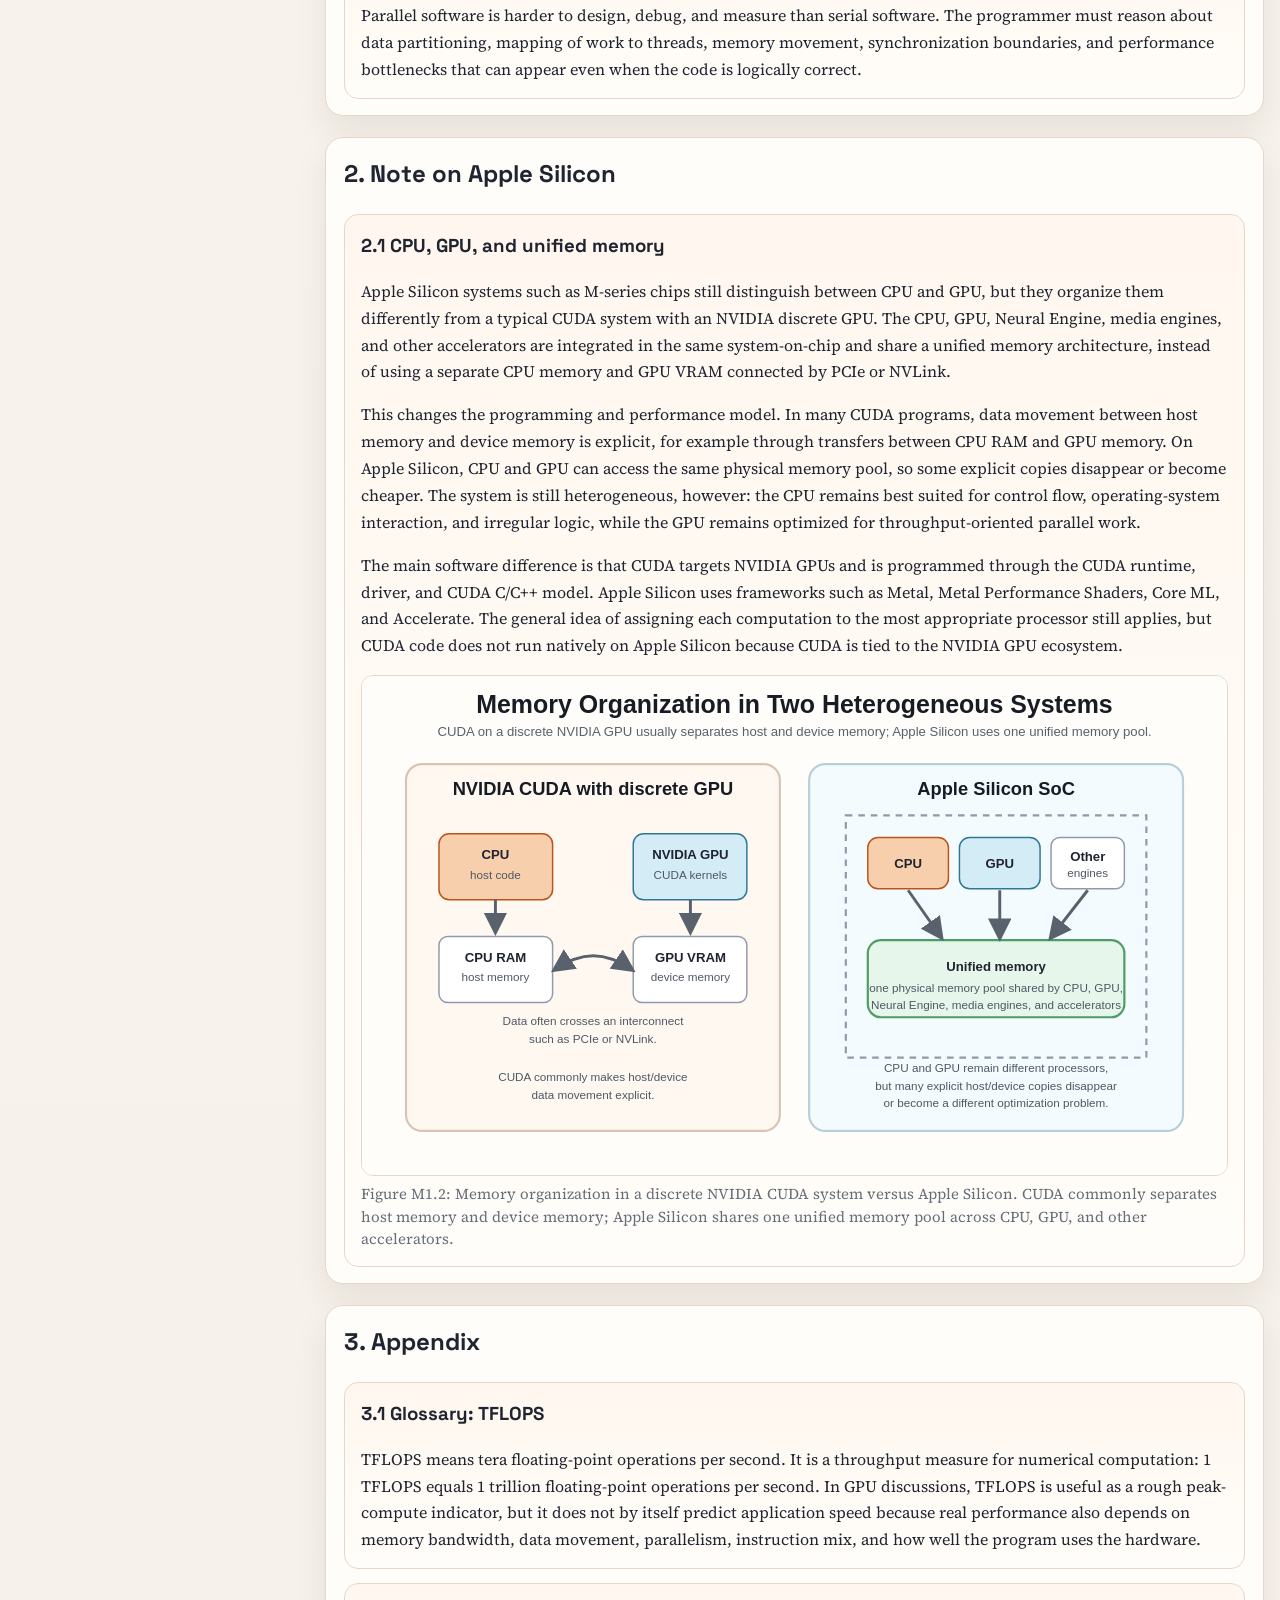
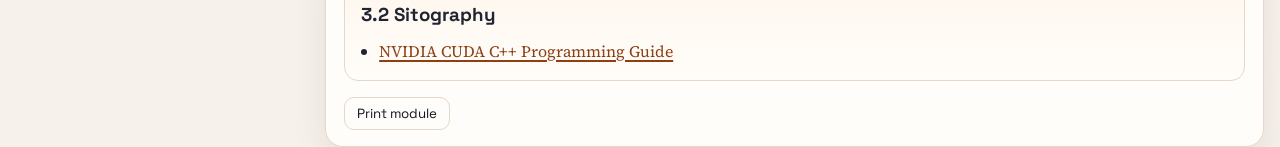
<file: site/chapters/chapter-01.html>
<!DOCTYPE html>
<html lang="en">
<head>
  <meta charset="utf-8">
  <meta name="viewport" content="width=device-width, initial-scale=1">
  <title>M1 - Introduction to Heterogeneous Parallel Computing</title>
  <link rel="preconnect" href="https://fonts.googleapis.com">
  <link rel="preconnect" href="https://fonts.gstatic.com" crossorigin>
  <link href="https://fonts.googleapis.com/css2?family=JetBrains+Mono:wght@400;600&family=Space+Grotesk:wght@400;500;700&family=Source+Serif+4:opsz,wght@8..60,400;8..60,600&display=swap" rel="stylesheet">
  <link rel="stylesheet" href="../assets/css/site.css">
  <script defer src="../assets/js/site.js"></script>
</head>
<body id="top" data-page-lang="en">
  <div id="google_translate_element" class="translate-host" aria-hidden="true"></div>
  <header class="site-header">
    <div class="shell">
      <section class="hero">
        <p><a href="../index.html">Home</a></p>
        <h1>M1 - Introduction to Heterogeneous Parallel Computing</h1>
      </section>
    </div>
  </header>
  <main class="shell module-layout">
    <aside class="panel outline-panel" aria-label="Module outline"><nav id="outline-nav"></nav></aside>
    <article class="module-main">
      <section class="panel"><nav class="module-nav" aria-label="Module navigation"><span>M1</span><a href="chapter-02.html">M2 Next</a></nav></section>
      <section class="panel info-grid">
        <div><h2>Learning outcomes</h2><ul class="meta-list"><li>Understand the distinction between serial, parallel, and heterogeneous execution.</li><li>Explain why CPU and GPU coexist in modern systems.</li><li>Recognize the main benefits and risks of parallel programming.</li></ul></div>
        <div><h2>Scope</h2><p>This module introduces the first fundamental concepts needed to understand what a GPU is, why parallelism matters in programming, and how CPU and GPU cooperate in heterogeneous applications.</p></div>
      </section>
      <section class="panel">
        <h2>0. Introductory Summary</h2>
        <article class="subtopic"><h3>0.1 Why parallel programming became unavoidable</h3><p>Many high-value applications need more execution speed, memory bandwidth, and memory capacity than a single processor core can provide. For many years, sequential programs became faster almost automatically as CPUs gained higher clock frequencies and more aggressive internal hardware. That path slowed around 2003 because power consumption and heat dissipation made continued clock-frequency growth impractical.</p><p>Modern processors therefore rely on multiple cores and, in heterogeneous systems, on specialized accelerators such as GPUs. This changes the software contract: performance improvements depend on exposing enough independent work for multiple execution units to run at the same time. Parallel programming has become a mainstream requirement because applications must be structured as cooperating threads or tasks to keep benefiting from current hardware.</p></article>
        <article class="subtopic"><h3>0.2 What GPGPU means</h3><p>GPGPU means general-purpose computing on graphics processing units. The idea is to use the GPU not only for rendering images, but also for numerical computation such as linear algebra, simulation, image processing, and machine-learning workloads. Before CUDA, developers sometimes used graphics APIs such as OpenGL as an indirect compute interface by encoding data as textures and computation as shaders. That approach worked for some problems, but it was awkward because OpenGL was designed for graphics rendering, not for general-purpose parallel programming.</p><p>CUDA did not replace OpenGL as a graphics API. OpenGL remains a rendering interface, while CUDA is a general-purpose GPU computing platform for NVIDIA GPUs. What CUDA largely replaced was the old practice of forcing general-purpose computation through graphics APIs when the actual goal was not graphics, but parallel numerical work.</p></article>
      </section>
      <section class="panel">
        <h2>1. Fundamental Aspects of GPUs and CPUs</h2>
        <article class="subtopic"><h3>1.1 Difference between serial, parallel, and heterogeneous computing</h3><p>Serial computing advances one control flow over one working element at a time. Parallel computing exposes many independent operations so multiple execution resources can work simultaneously. Heterogeneous computing combines different processor classes, typically CPU and GPU, so each one executes the portion of the application that matches its strengths.</p><p>Since the early 2000s, processor design has followed two complementary directions. Multi-core CPUs preserve strong sequential performance by using a moderate number of sophisticated cores, large caches, branch prediction, and control hardware that reduce the latency seen by individual instruction streams. Many-thread GPUs prioritize total throughput by using a much larger number of simpler execution lanes and by relying on abundant parallel work to keep the hardware busy.</p><p>The performance gap between CPU and GPU peak throughput comes from this design tradeoff. A chip has a limited physical silicon area, so architects must decide how much of that area is dedicated to cache memories, branch prediction, instruction control, arithmetic units, registers, load/store units, and memory channels. CPUs spend a large fraction of their chip area making a few instruction streams progress quickly through complex, irregular control flow. GPUs spend proportionally less area on large caches and branch-prediction mechanisms, and more area on floating-point execution units, many parallel lanes, high register capacity, and memory access bandwidth.</p><p>This does not mean GPUs have no caches or control logic. It means their area budget is biased toward throughput rather than single-thread latency. A GPU may let one individual operation take longer than on a CPU, but it can keep many more operations in flight at the same time. A heterogeneous application uses the CPU for orchestration and irregular sequential regions, then launches GPU work for numerically intensive regions with enough independent operations to fill the device.</p><figure class="module-figure" data-zoomable><img src="../assets/images/m1-gpu-devotes-more-transistors-to-data-processing.png" alt="Diagram comparing CPU and GPU transistor allocation, with GPUs devoting more transistors to data processing."><figcaption>Figure M1.1: GPUs devote more transistors to data processing. Source: NVIDIA CUDA C++ Programming Guide.</figcaption></figure></article>
        <article class="subtopic"><h3>1.2 Role of the CPU and the GPU in a modern application</h3><p>The CPU usually manages control flow, operating-system interaction, orchestration, and irregular logic. The GPU is used for throughput-oriented regions with large amounts of regular work across data collections such as vectors, matrices, grids, images, or batches.</p></article>
        <article class="subtopic"><h3>1.3 Why more speed and more parallelism are needed</h3><p>Workloads in scientific computing, data analytics, simulation, media processing, interactive graphics, and AI often exceed what single-thread latency improvements can deliver. The practical route to more performance is to exploit more parallel work and more memory bandwidth instead of expecting one core to become infinitely faster.</p><p>More speed is not useful only for making existing programs finish sooner. It also makes new application behavior possible: larger biological simulations, more realistic physical models, richer image and video processing, higher-resolution interfaces, real-time computer vision, and digital twins that can predict stress, damage, or deterioration before an object is tested physically. Many of these workloads process large collections of similar data, so independent pieces of work can run at the same time.</p><p>Parallelism can produce very large speedups when most of the execution time belongs to data-parallel regions, but the result is not automatic. The program must expose enough independent work, and data delivery must be managed carefully enough that the GPU is fed with useful work instead of waiting on memory transfers. CUDA is useful in this context because it gives programmers a direct model for expressing parallel work and controlling the movement of data between CPU and GPU.</p><p><strong>Speedup.</strong> Speedup measures how much faster one execution is than another. It is defined as <code>speedup = old execution time / new execution time</code>. For example, if a program takes <code>200 s</code> on a serial CPU version and <code>10 s</code> on an accelerated version, the speedup is <code>200 / 10 = 20x</code>. A <code>20x</code> speedup means the accelerated execution completes the same work in one twentieth of the original time.</p><p><strong>Amdahl's law.</strong> The speedup of the whole application is limited by the part that remains serial. If the original execution time is normalized to <code>1.0</code> and only <code>30%</code> of the time is parallelizable, then the serial part is <code>70%</code>, or <code>0.70</code>. A <code>100x</code> speedup applied only to the parallel part reduces that part from <code>0.30</code> to <code>0.30 / 100 = 0.003</code>. The new total time is therefore <code>0.70 + 0.003 = 0.703</code>. The application has saved <code>1.000 - 0.703 = 0.297</code>, which is a <code>29.7%</code> reduction in total execution time. The overall speedup is the old time divided by the new time: <code>1 / 0.703 = 1.42x</code>. In formula form, <code>speedup = 1 / ((1 - P) + P / S)</code>, where <code>P</code> is the parallelizable fraction and <code>S</code> is the speedup of that fraction.</p><p><strong>Memory bandwidth optimization.</strong> Another major limit on application speedup is how quickly data can be read from and written to memory. A straightforward GPU parallelization may create many threads but still saturate DRAM bandwidth, so the program becomes memory-bound instead of compute-bound. In that case, adding more arithmetic units or launching more threads does not help much unless the code reduces expensive off-chip memory traffic.</p><p>Consider a simple vector operation such as <code>C[i] = A[i] + B[i]</code>. Each element requires only one arithmetic operation, but it also requires reading <code>A[i]</code>, reading <code>B[i]</code>, and writing <code>C[i]</code>. A GPU can run thousands of threads that are ready to perform the addition, but all those threads also request data from DRAM. Once the memory channels are saturated, additional threads cannot make the program much faster because many execution units wait for data instead of doing arithmetic. This is why direct parallelization can deliver a useful speedup, such as about <code>10x</code>, while still falling far below the GPU peak-compute speed.</p><p>GPU optimization often means reorganizing the computation so data loaded from DRAM is reused from faster on-chip memories such as shared memory, caches, or registers. This can greatly reduce the number of DRAM accesses, but it introduces new constraints: on-chip memory has limited capacity, data must be staged carefully, and thread cooperation may require synchronization. The goal is not simply to move work to the GPU, but to structure memory access so the GPU spends most of its time doing useful computation rather than waiting for data.</p><p>CPU performance also matters when evaluating speedup. Some parts of an application are naturally irregular, sequential, or control-heavy, and CPUs may execute them very efficiently. A good heterogeneous implementation gives the CPU those regions and uses the GPU for the parts with enough regular parallel work and enough data reuse to justify the transfer and memory-management cost.</p></article>
        <article class="subtopic"><h3>1.4 Examples of real applications accelerated with GPUs</h3><p>GPU acceleration is common in linear algebra, image processing, physical simulation, rendering, molecular modeling, recommendation systems, and deep learning. These applications benefit because the same or similar operations are repeated across many data elements, which maps naturally to the GPU execution model.</p></article>
        <article class="subtopic"><h3>1.5 Benefits and limits of the parallel approach</h3><p>The main benefits are higher throughput, better scalability on data-parallel workloads, and access to very high memory bandwidth. The main limits are the sequential fraction of an application, data transfer overhead, irregular control flow, synchronization costs, and the engineering complexity required to use the hardware well.</p></article>
        <article class="subtopic"><h3>1.6 Main difficulties in parallel programming</h3><p>Parallel software is harder to design, debug, and measure than serial software. The programmer must reason about data partitioning, mapping of work to threads, memory movement, synchronization boundaries, and performance bottlenecks that can appear even when the code is logically correct.</p></article>
      </section>
      <section class="panel">
        <h2>2. Note on Apple Silicon</h2>
        <article class="subtopic"><h3>2.1 CPU, GPU, and unified memory</h3><p>Apple Silicon systems such as M-series chips still distinguish between CPU and GPU, but they organize them differently from a typical CUDA system with an NVIDIA discrete GPU. The CPU, GPU, Neural Engine, media engines, and other accelerators are integrated in the same system-on-chip and share a unified memory architecture, instead of using a separate CPU memory and GPU VRAM connected by PCIe or NVLink.</p><p>This changes the programming and performance model. In many CUDA programs, data movement between host memory and device memory is explicit, for example through transfers between CPU RAM and GPU memory. On Apple Silicon, CPU and GPU can access the same physical memory pool, so some explicit copies disappear or become cheaper. The system is still heterogeneous, however: the CPU remains best suited for control flow, operating-system interaction, and irregular logic, while the GPU remains optimized for throughput-oriented parallel work.</p><p>The main software difference is that CUDA targets NVIDIA GPUs and is programmed through the CUDA runtime, driver, and CUDA C/C++ model. Apple Silicon uses frameworks such as Metal, Metal Performance Shaders, Core ML, and Accelerate. The general idea of assigning each computation to the most appropriate processor still applies, but CUDA code does not run natively on Apple Silicon because CUDA is tied to the NVIDIA GPU ecosystem.</p><figure class="module-figure" data-zoomable><img src="../assets/images/m1-nvidia-vs-apple-silicon-memory.svg" alt="Diagram comparing a CUDA system with separate CPU RAM and GPU VRAM to Apple Silicon with unified memory."><figcaption>Figure M1.2: Memory organization in a discrete NVIDIA CUDA system versus Apple Silicon. CUDA commonly separates host memory and device memory; Apple Silicon shares one unified memory pool across CPU, GPU, and other accelerators.</figcaption></figure></article>
      </section>
      <section class="panel">
        <h2>3. Appendix</h2>
        <article class="subtopic"><h3>3.1 Glossary: TFLOPS</h3><p>TFLOPS means tera floating-point operations per second. It is a throughput measure for numerical computation: 1 TFLOPS equals 1 trillion floating-point operations per second. In GPU discussions, TFLOPS is useful as a rough peak-compute indicator, but it does not by itself predict application speed because real performance also depends on memory bandwidth, data movement, parallelism, instruction mix, and how well the program uses the hardware.</p></article>
        <article class="subtopic"><h3>3.2 Sitography</h3><ul class="exercise-list"><li><a href="https://docs.nvidia.com/cuda/cuda-c-programming-guide/">NVIDIA CUDA C++ Programming Guide</a></li></ul></article>
        <button id="print-page-btn" class="print-btn print-btn-bottom" type="button" data-print>Print module</button>
      </section>
    </article>
  </main>
  <script src="//translate.google.com/translate_a/element.js?cb=googleTranslateElementInit"></script>
</body>
</html>
</file>
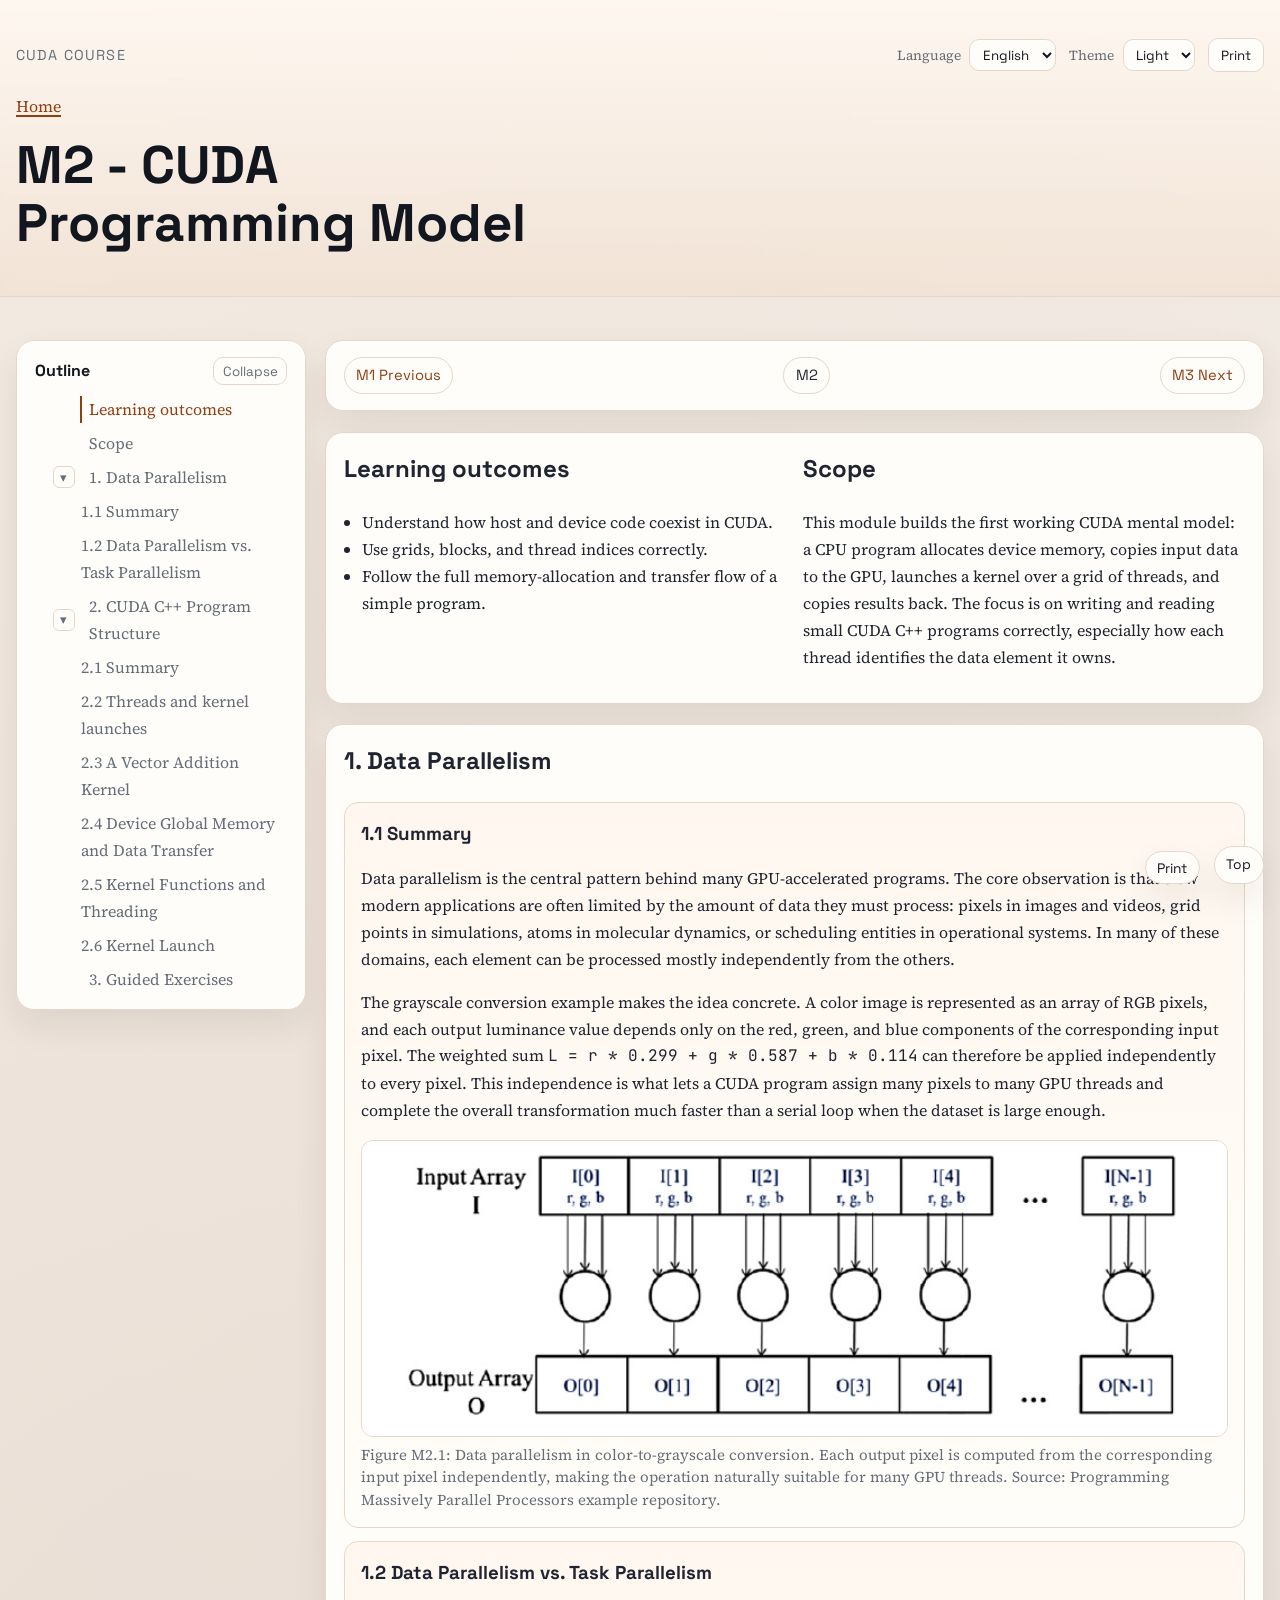
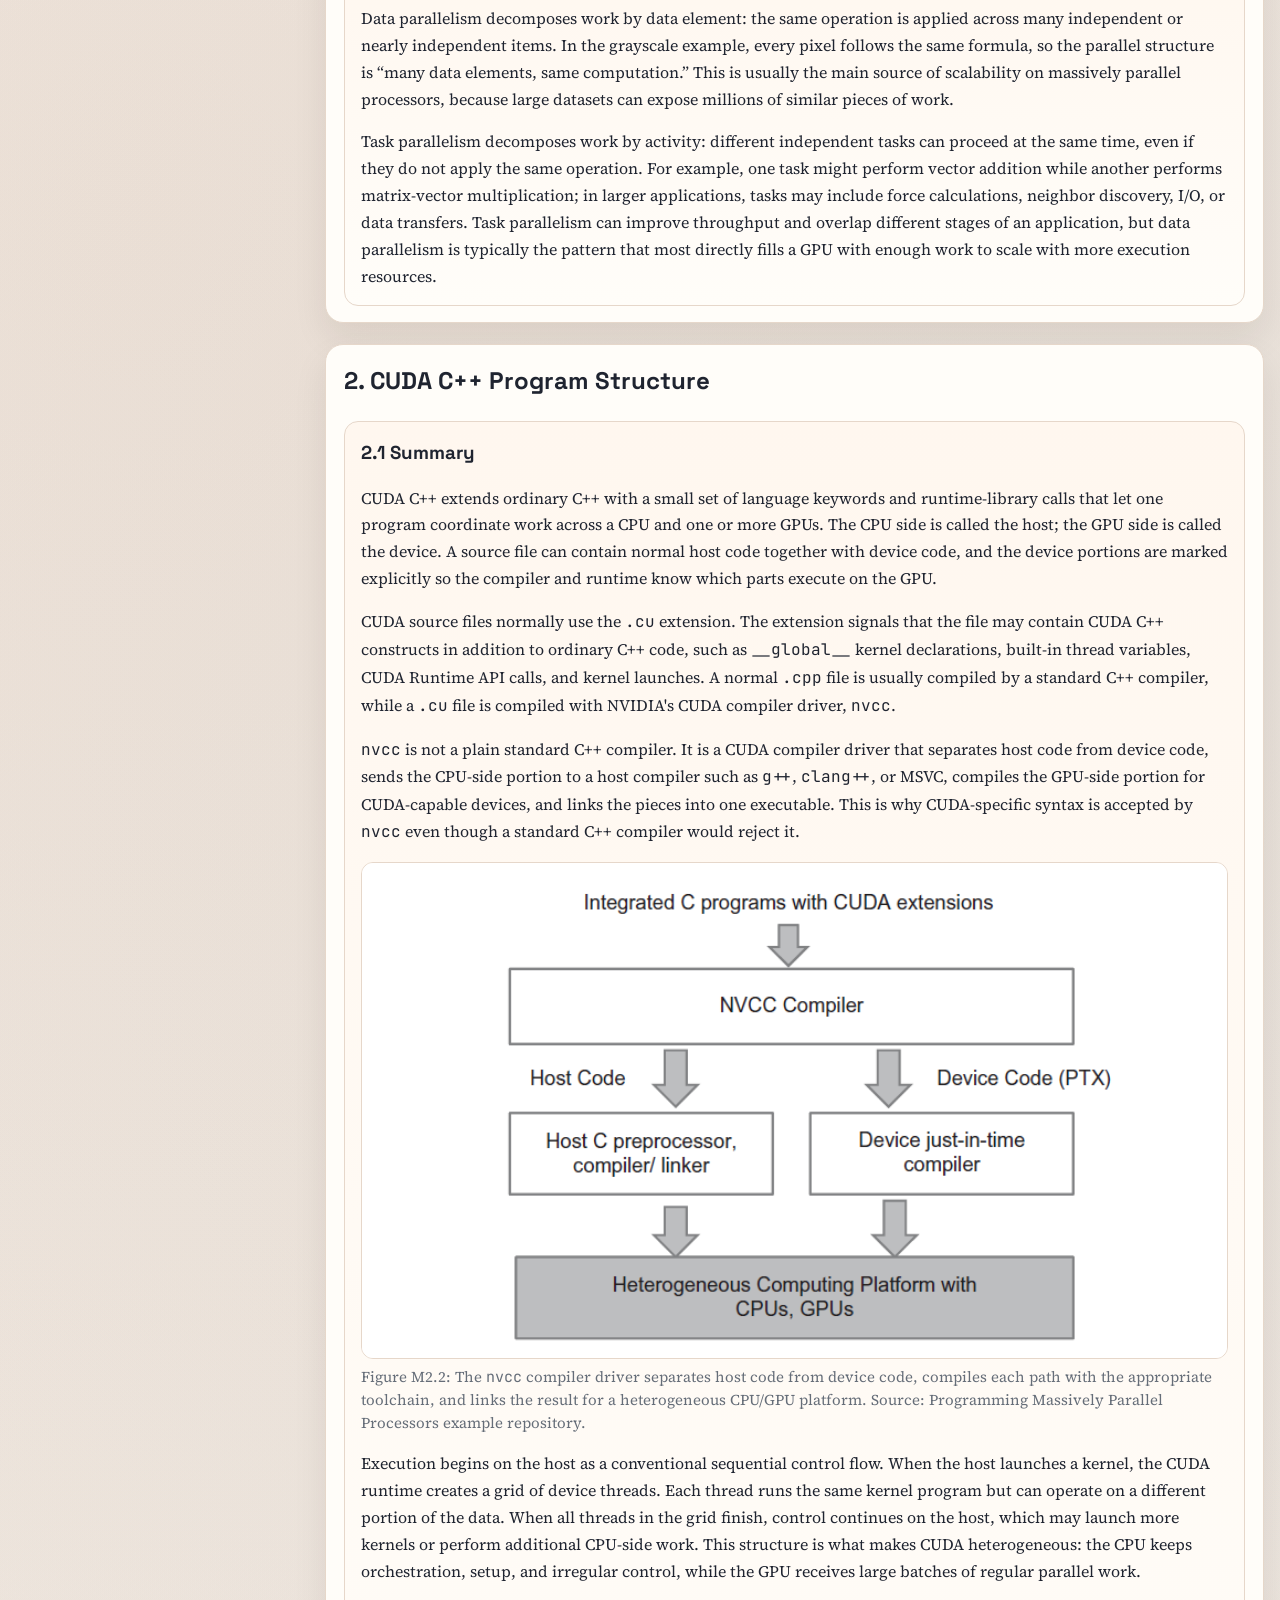
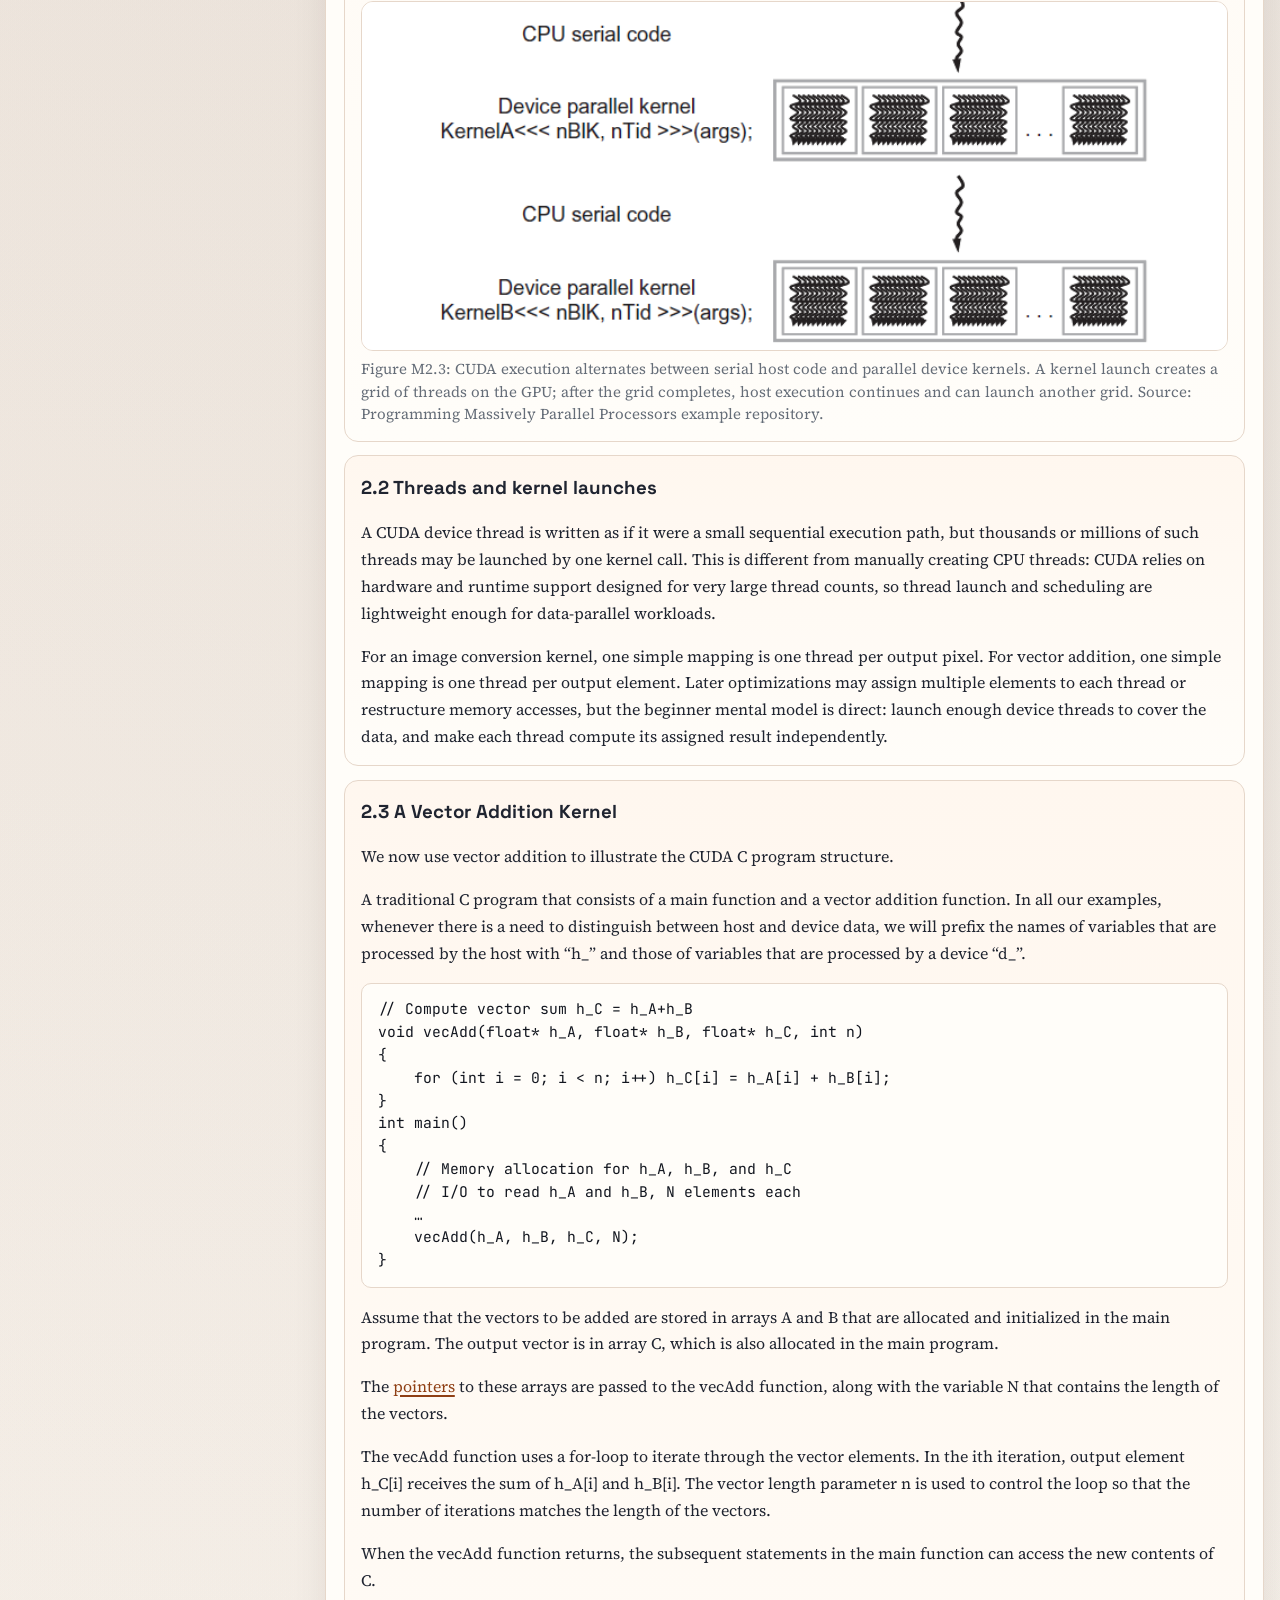
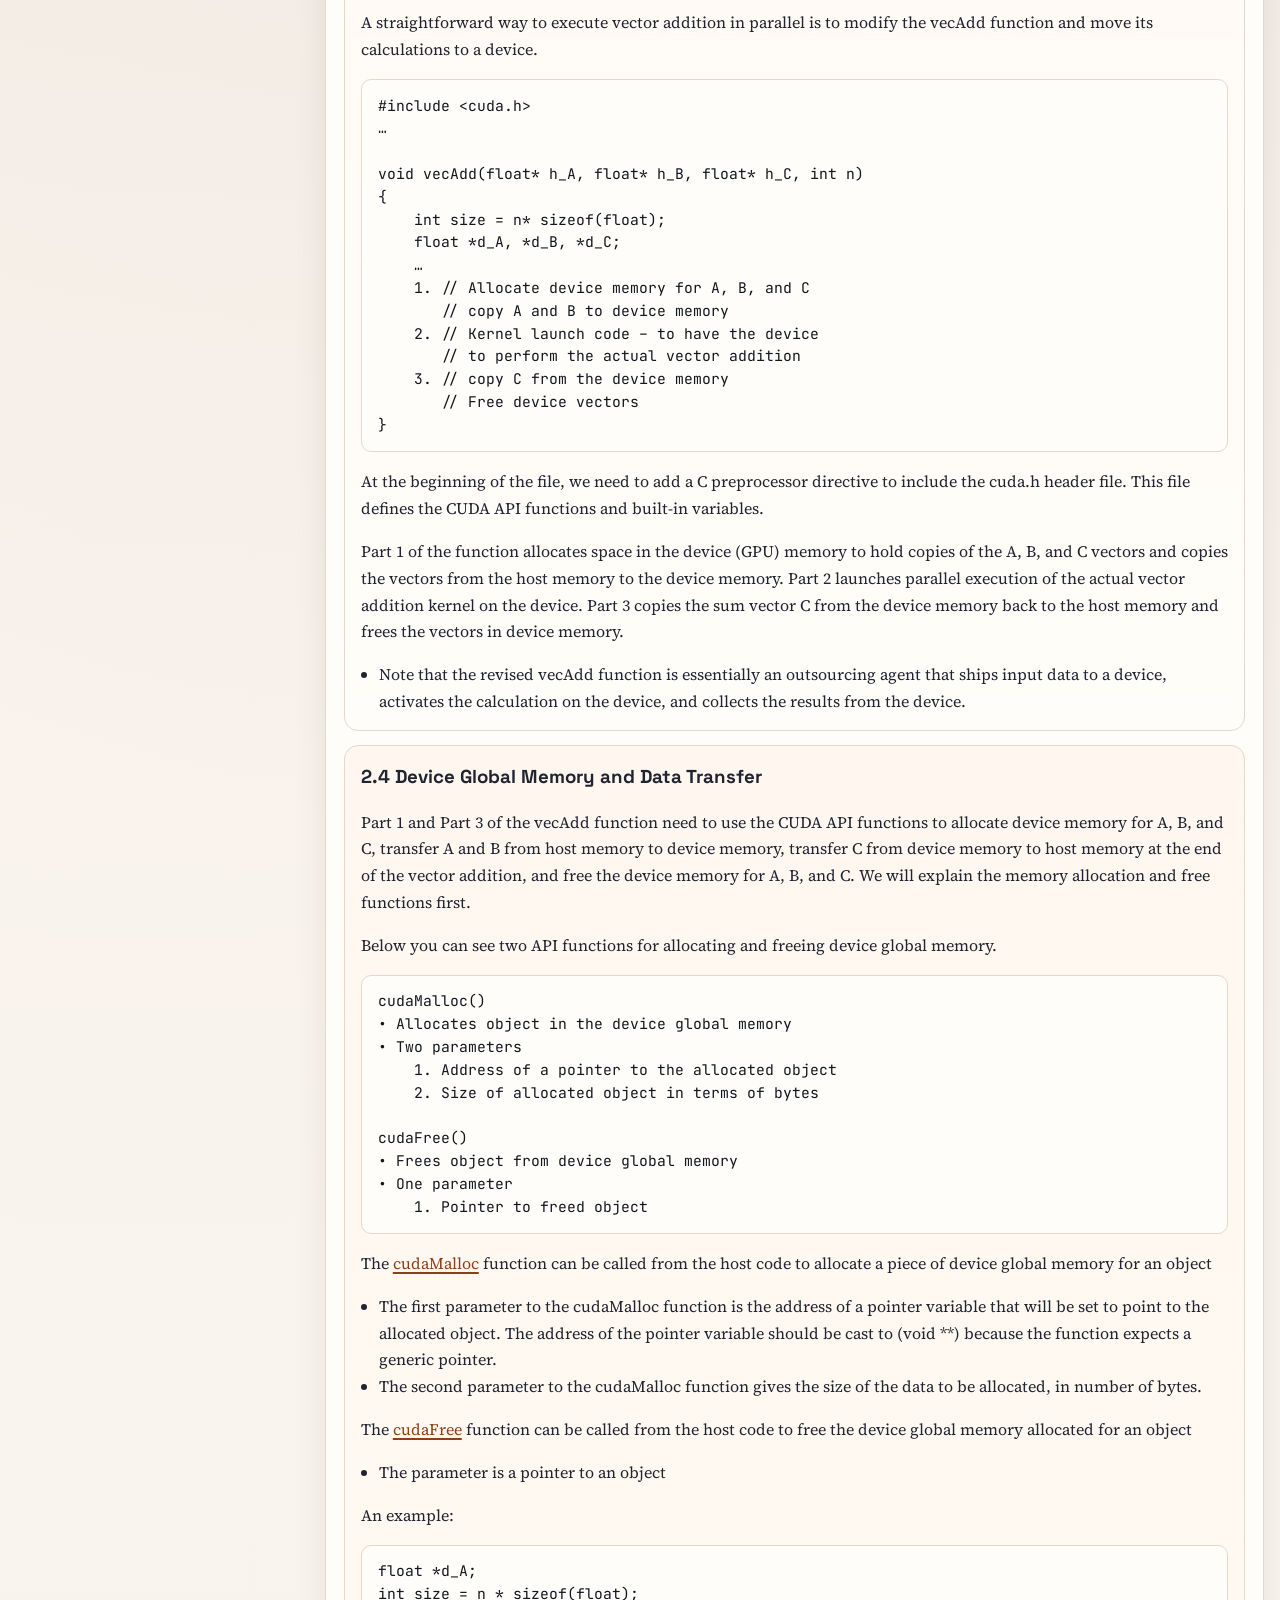
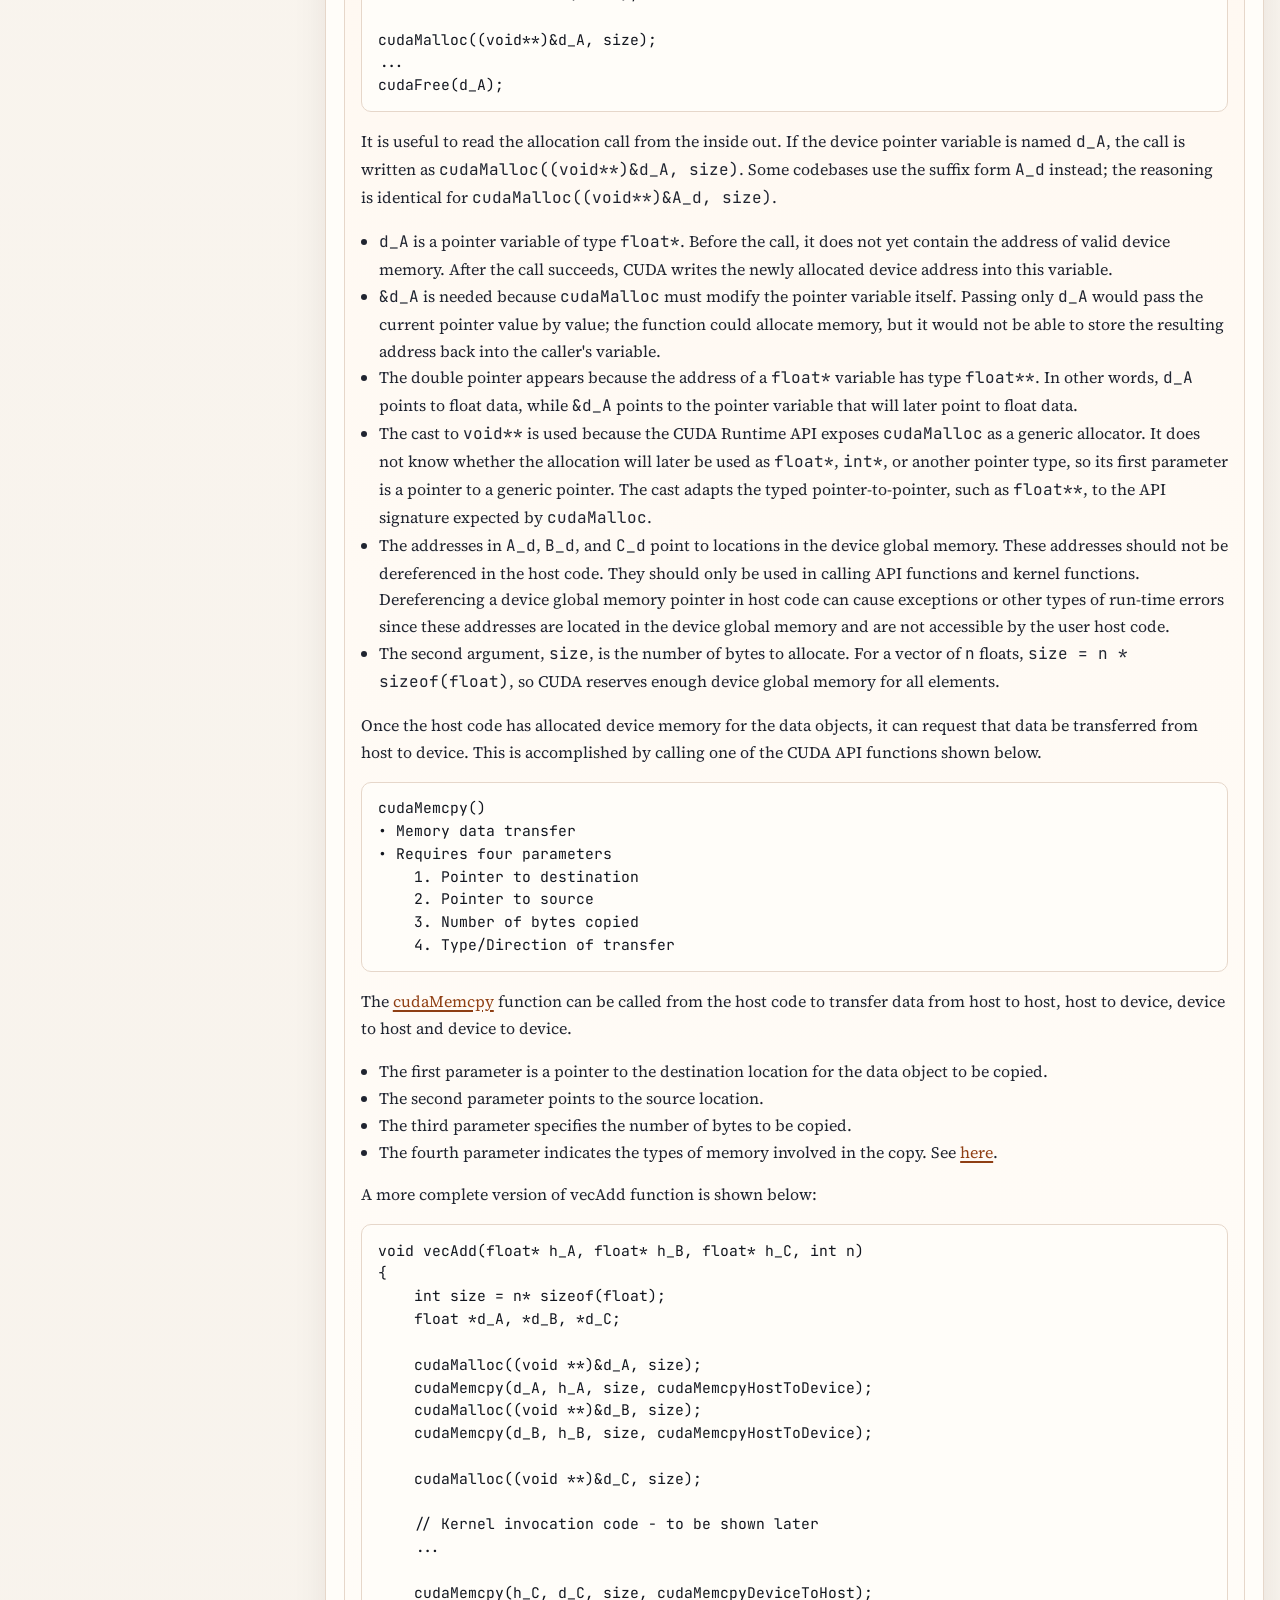
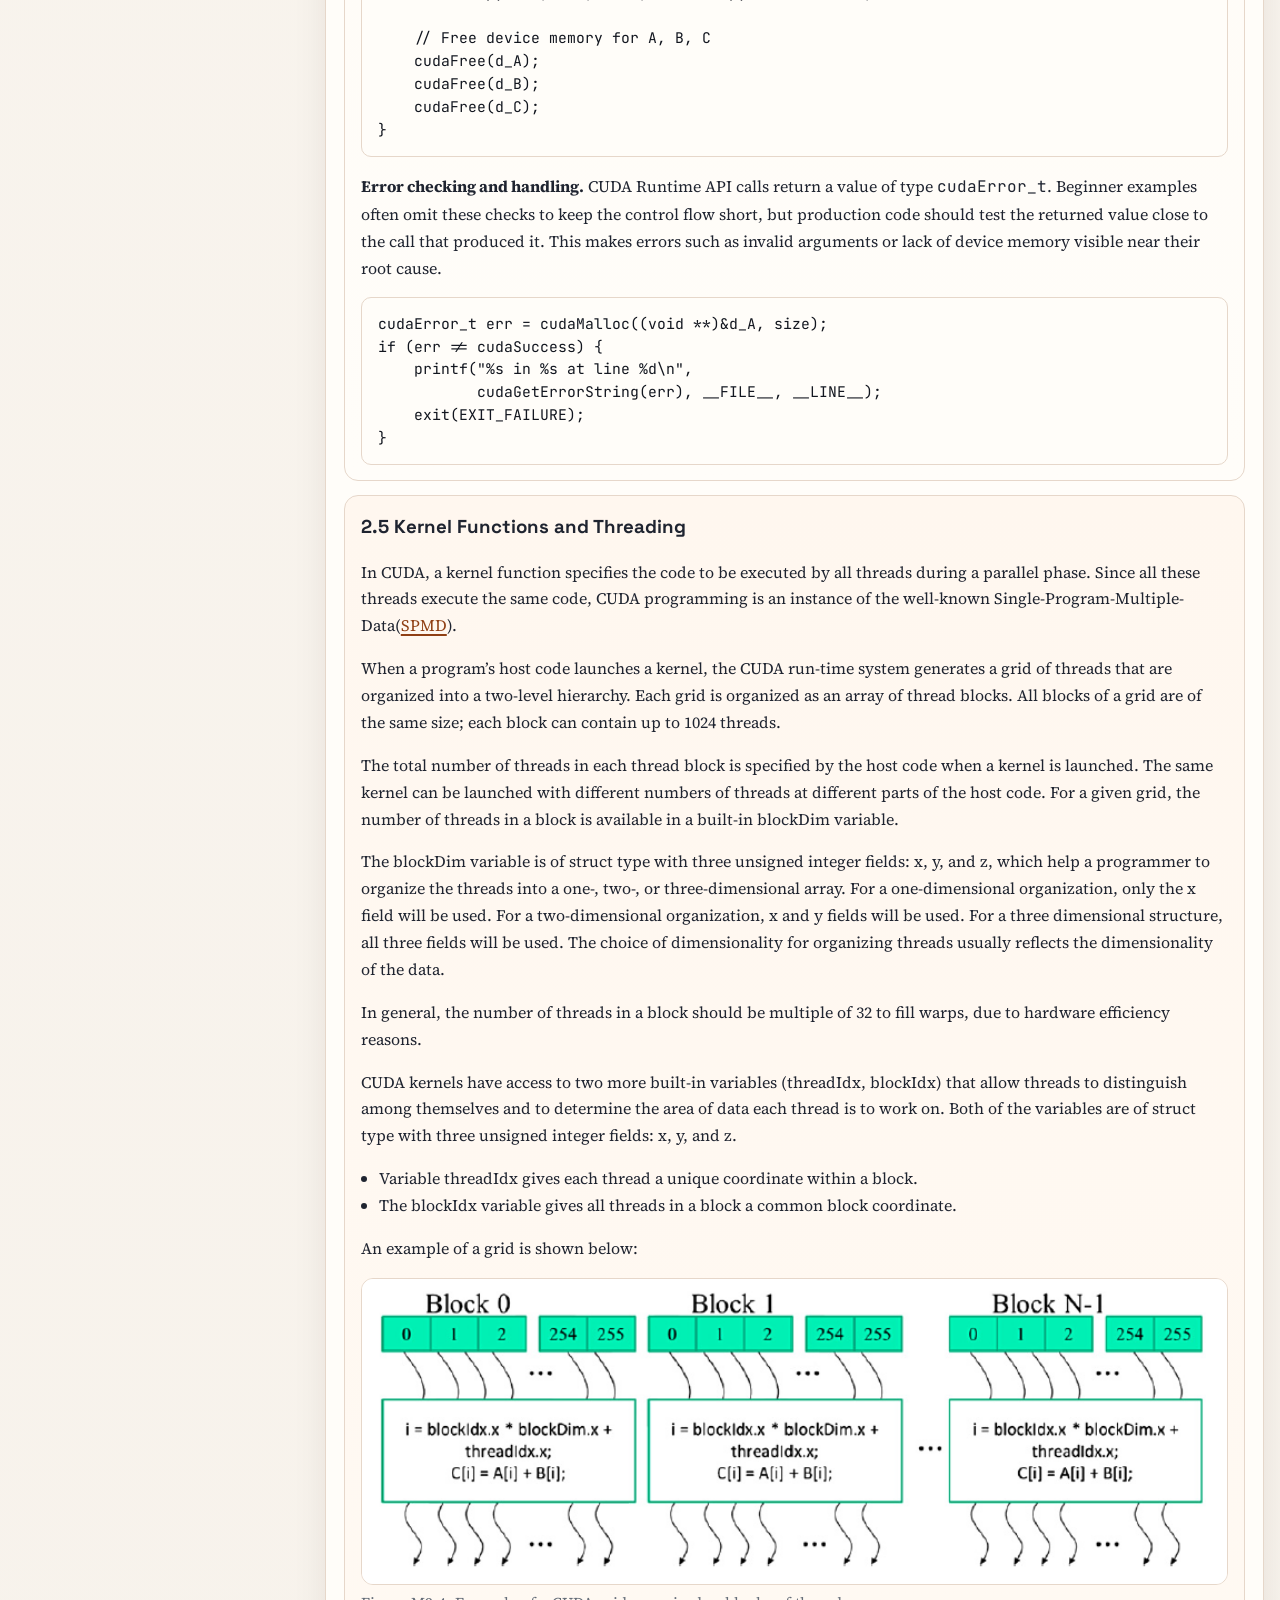
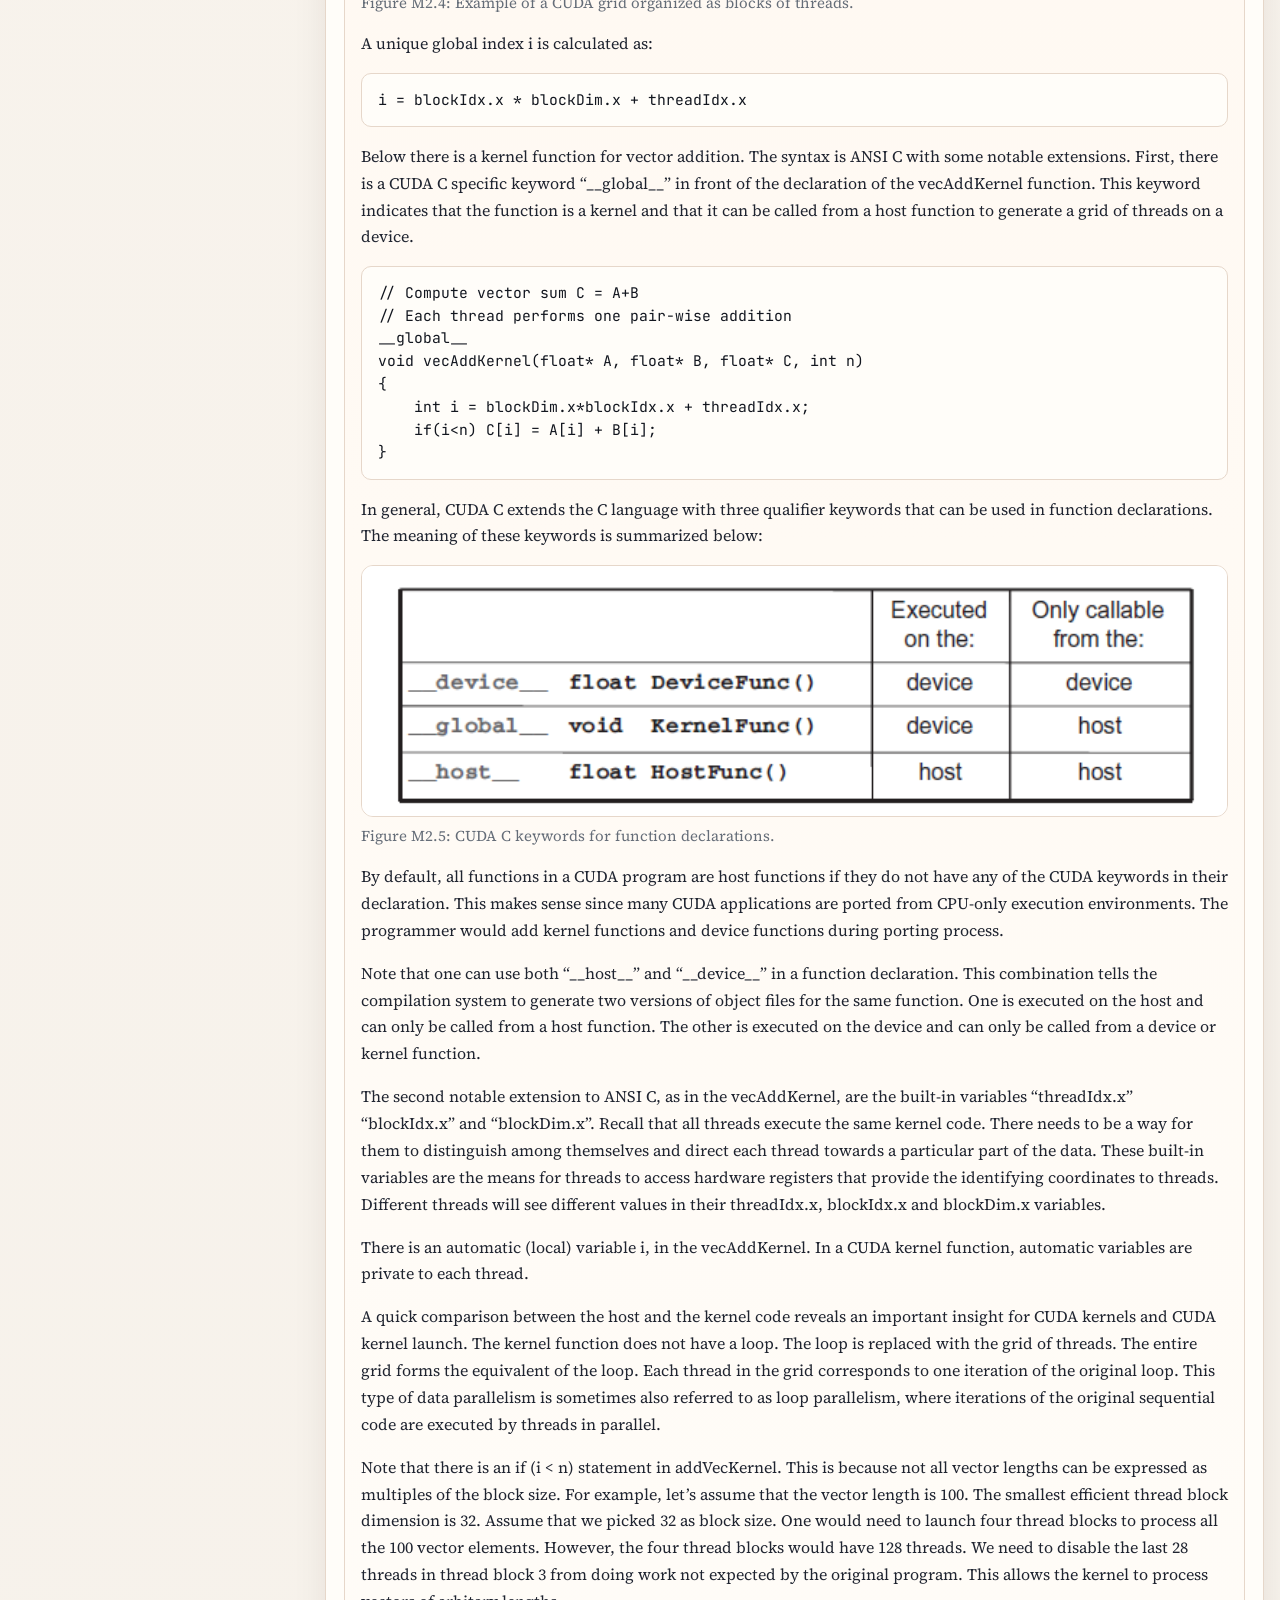
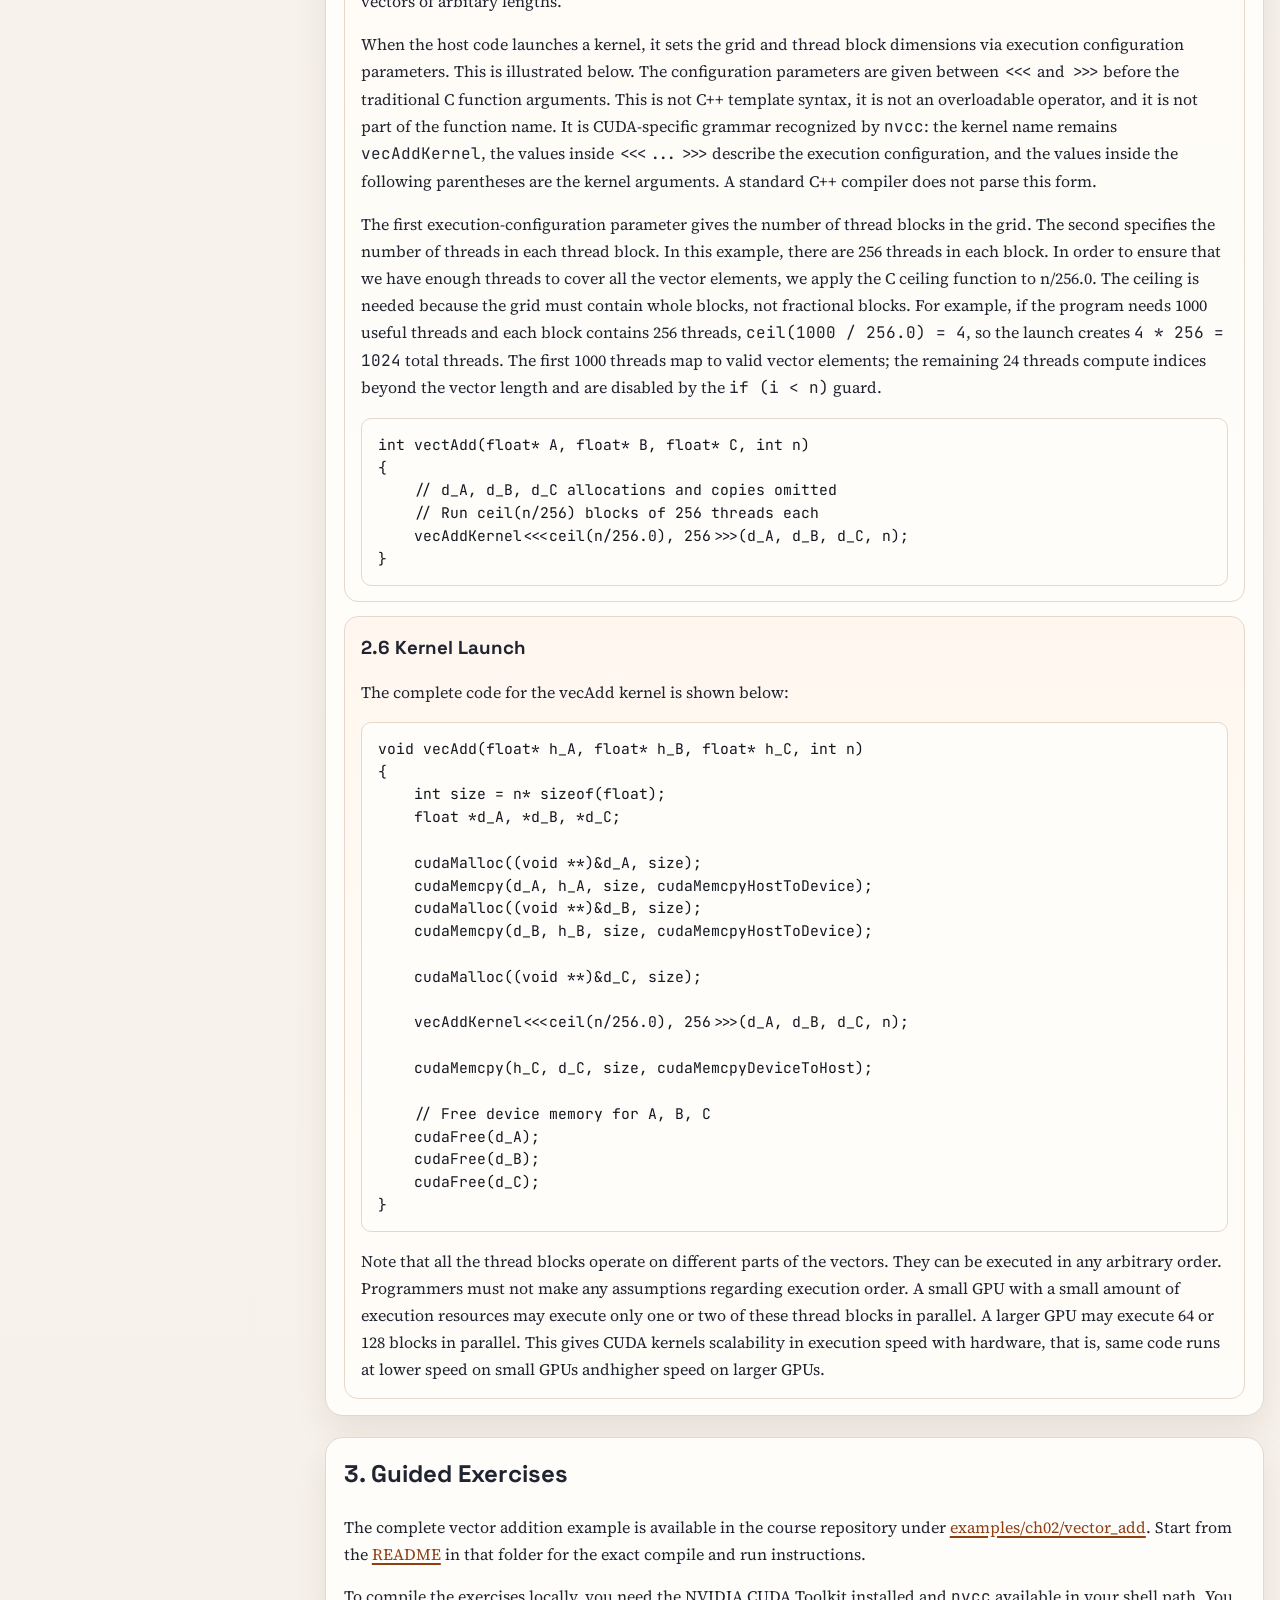
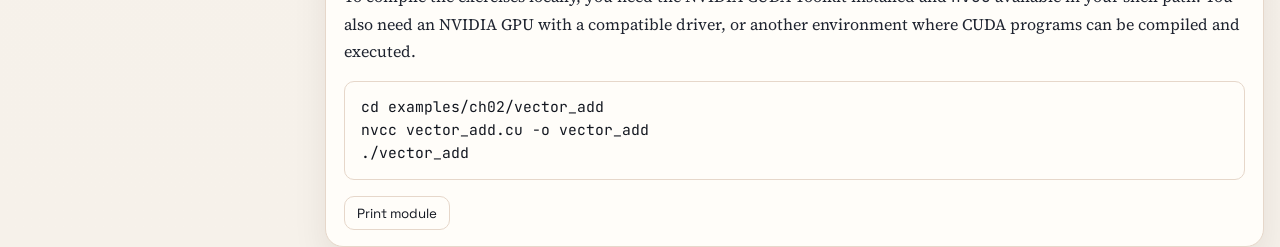
<file: site/chapters/chapter-02.html>
<!DOCTYPE html>
<html lang="en">
<head>
  <meta charset="utf-8">
  <meta name="viewport" content="width=device-width, initial-scale=1">
  <title>M2 - CUDA Programming Model</title>
  <link rel="preconnect" href="https://fonts.googleapis.com">
  <link rel="preconnect" href="https://fonts.gstatic.com" crossorigin>
  <link href="https://fonts.googleapis.com/css2?family=JetBrains+Mono:wght@400;600&family=Space+Grotesk:wght@400;500;700&family=Source+Serif+4:opsz,wght@8..60,400;8..60,600&display=swap" rel="stylesheet">
  <link rel="stylesheet" href="../assets/css/site.css">
  <script defer src="../assets/js/site.js"></script>
</head>
<body id="top" data-page-lang="en">
  <div id="google_translate_element" class="translate-host" aria-hidden="true"></div>
  <header class="site-header">
    <div class="shell">
      <section class="hero">
        <p><a href="../index.html">Home</a></p>
        <h1>M2 - CUDA Programming Model</h1>
      </section>
    </div>
  </header>
  <main class="shell module-layout">
    <aside class="panel outline-panel" aria-label="Module outline"><nav id="outline-nav"></nav></aside>
    <article class="module-main">
      <section class="panel"><nav class="module-nav" aria-label="Module navigation"><a href="chapter-01.html">M1 Previous</a><span>M2</span><a href="chapter-03.html">M3 Next</a></nav></section>
      <section class="panel info-grid">
        <div><h2>Learning outcomes</h2><ul class="meta-list"><li>Understand how host and device code coexist in CUDA.</li><li>Use grids, blocks, and thread indices correctly.</li><li>Follow the full memory-allocation and transfer flow of a simple program.</li></ul></div>
        <div><h2>Scope</h2><p>This module builds the first working CUDA mental model: a CPU program allocates device memory, copies input data to the GPU, launches a kernel over a grid of threads, and copies results back. The focus is on writing and reading small CUDA C++ programs correctly, especially how each thread identifies the data element it owns.</p></div>
      </section>
      <section class="panel">
        <h2>1. Data Parallelism</h2>
        <article class="subtopic"><h3>1.1 Summary</h3><p>Data parallelism is the central pattern behind many GPU-accelerated programs. The core observation is that slow modern applications are often limited by the amount of data they must process: pixels in images and videos, grid points in simulations, atoms in molecular dynamics, or scheduling entities in operational systems. In many of these domains, each element can be processed mostly independently from the others.</p><p>The grayscale conversion example makes the idea concrete. A color image is represented as an array of RGB pixels, and each output luminance value depends only on the red, green, and blue components of the corresponding input pixel. The weighted sum <code>L = r * 0.299 + g * 0.587 + b * 0.114</code> can therefore be applied independently to every pixel. This independence is what lets a CUDA program assign many pixels to many GPU threads and complete the overall transformation much faster than a serial loop when the dataset is large enough.</p><figure class="module-figure" data-zoomable><img src="../assets/images/m2-greyscale-computation.png" alt="Diagram showing independent grayscale computations for multiple RGB pixels."><figcaption>Figure M2.1: Data parallelism in color-to-grayscale conversion. Each output pixel is computed from the corresponding input pixel independently, making the operation naturally suitable for many GPU threads. Source: Programming Massively Parallel Processors example repository.</figcaption></figure></article>
        <article class="subtopic"><h3>1.2 Data Parallelism vs. Task Parallelism</h3><p>Data parallelism decomposes work by data element: the same operation is applied across many independent or nearly independent items. In the grayscale example, every pixel follows the same formula, so the parallel structure is &ldquo;many data elements, same computation.&rdquo; This is usually the main source of scalability on massively parallel processors, because large datasets can expose millions of similar pieces of work.</p><p>Task parallelism decomposes work by activity: different independent tasks can proceed at the same time, even if they do not apply the same operation. For example, one task might perform vector addition while another performs matrix-vector multiplication; in larger applications, tasks may include force calculations, neighbor discovery, I/O, or data transfers. Task parallelism can improve throughput and overlap different stages of an application, but data parallelism is typically the pattern that most directly fills a GPU with enough work to scale with more execution resources.</p></article>
      </section>
      <section class="panel">
        <h2>2. CUDA C++ Program Structure</h2>
        <article class="subtopic"><h3>2.1 Summary</h3><p>CUDA C++ extends ordinary C++ with a small set of language keywords and runtime-library calls that let one program coordinate work across a CPU and one or more GPUs. The CPU side is called the host; the GPU side is called the device. A source file can contain normal host code together with device code, and the device portions are marked explicitly so the compiler and runtime know which parts execute on the GPU.</p><p>CUDA source files normally use the <code>.cu</code> extension. The extension signals that the file may contain CUDA C++ constructs in addition to ordinary C++ code, such as <code>__global__</code> kernel declarations, built-in thread variables, CUDA Runtime API calls, and kernel launches. A normal <code>.cpp</code> file is usually compiled by a standard C++ compiler, while a <code>.cu</code> file is compiled with NVIDIA's CUDA compiler driver, <code>nvcc</code>.</p><p><code>nvcc</code> is not a plain standard C++ compiler. It is a CUDA compiler driver that separates host code from device code, sends the CPU-side portion to a host compiler such as <code>g++</code>, <code>clang++</code>, or MSVC, compiles the GPU-side portion for CUDA-capable devices, and links the pieces into one executable. This is why CUDA-specific syntax is accepted by <code>nvcc</code> even though a standard C++ compiler would reject it.</p><figure class="module-figure" data-zoomable><img src="../assets/images/m2-nvcc-compilation.png" alt="Diagram showing nvcc splitting CUDA source into host code and device code compilation paths."><figcaption>Figure M2.2: The <code>nvcc</code> compiler driver separates host code from device code, compiles each path with the appropriate toolchain, and links the result for a heterogeneous CPU/GPU platform. Source: Programming Massively Parallel Processors example repository.</figcaption></figure><p>Execution begins on the host as a conventional sequential control flow. When the host launches a kernel, the CUDA runtime creates a grid of device threads. Each thread runs the same kernel program but can operate on a different portion of the data. When all threads in the grid finish, control continues on the host, which may launch more kernels or perform additional CPU-side work. This structure is what makes CUDA heterogeneous: the CPU keeps orchestration, setup, and irregular control, while the GPU receives large batches of regular parallel work.</p><figure class="module-figure" data-zoomable><img src="../assets/images/m2-cuda-execution.png" alt="Diagram showing serial host code launching two parallel device kernels as CUDA grids."><figcaption>Figure M2.3: CUDA execution alternates between serial host code and parallel device kernels. A kernel launch creates a grid of threads on the GPU; after the grid completes, host execution continues and can launch another grid. Source: Programming Massively Parallel Processors example repository.</figcaption></figure></article>
        <article class="subtopic"><h3>2.2 Threads and kernel launches</h3><p>A CUDA device thread is written as if it were a small sequential execution path, but thousands or millions of such threads may be launched by one kernel call. This is different from manually creating CPU threads: CUDA relies on hardware and runtime support designed for very large thread counts, so thread launch and scheduling are lightweight enough for data-parallel workloads.</p><p>For an image conversion kernel, one simple mapping is one thread per output pixel. For vector addition, one simple mapping is one thread per output element. Later optimizations may assign multiple elements to each thread or restructure memory accesses, but the beginner mental model is direct: launch enough device threads to cover the data, and make each thread compute its assigned result independently.</p></article>
        <article class="subtopic"><h3>2.3 A Vector Addition Kernel</h3><p>We now use vector addition to illustrate the CUDA C program structure.</p><p>A traditional C program that consists of a main function and a vector addition function. In all our examples, whenever there is a need to distinguish between host and device data, we will prefix the names of variables that are processed by the host with “h_” and those of variables that are processed by a device “d_”.</p><pre class="code-listing"><code>// Compute vector sum h_C = h_A+h_B
void vecAdd(float* h_A, float* h_B, float* h_C, int n)
{
    for (int i = 0; i &lt; n; i++) h_C[i] = h_A[i] + h_B[i];
}
int main()
{
    // Memory allocation for h_A, h_B, and h_C
    // I/O to read h_A and h_B, N elements each
    …
    vecAdd(h_A, h_B, h_C, N);
}</code></pre><p>Assume that the vectors to be added are stored in arrays A and B that are allocated and initialized in the main program. The output vector is in array C, which is also allocated in the main program.</p><p>The <a href="https://cplusplus.com/doc/tutorial/pointers/">pointers</a> to these arrays are passed to the vecAdd function, along with the variable N that contains the length of the vectors.</p><p>The vecAdd function uses a for-loop to iterate through the vector elements. In the ith iteration, output element h_C[i] receives the sum of h_A[i] and h_B[i]. The vector length parameter n is used to control the loop so that the number of iterations matches the length of the vectors.</p><p>When the vecAdd function returns, the subsequent statements in the main function can access the new contents of C.</p><p>A straightforward way to execute vector addition in parallel is to modify the vecAdd function and move its calculations to a device.</p><pre class="code-listing"><code>#include &lt;cuda.h&gt;
…

void vecAdd(float* h_A, float* h_B, float* h_C, int n)
{
    int size = n* sizeof(float);
    float *d_A, *d_B, *d_C;
    …
    1. // Allocate device memory for A, B, and C
       // copy A and B to device memory
    2. // Kernel launch code – to have the device
       // to perform the actual vector addition
    3. // copy C from the device memory
       // Free device vectors
}</code></pre><p>At the beginning of the file, we need to add a C preprocessor directive to include the cuda.h header file. This file defines the CUDA API functions and built-in variables.</p><p>Part 1 of the function allocates space in the device (GPU) memory to hold copies of the A, B, and C vectors and copies the vectors from the host memory to the device memory. Part 2 launches parallel execution of the actual vector addition kernel on the device. Part 3 copies the sum vector C from the device memory back to the host memory and frees the vectors in device memory.</p><ul class="meta-list"><li>Note that the revised vecAdd function is essentially an outsourcing agent that ships input data to a device, activates the calculation on the device, and collects the results from the device.</li></ul></article>
        <article class="subtopic"><h3>2.4 Device Global Memory and Data Transfer</h3><p>Part 1 and Part 3 of the vecAdd function need to use the CUDA API functions to allocate device memory for A, B, and C, transfer A and B from host memory to device memory, transfer C from device memory to host memory at the end of the vector addition, and free the device memory for A, B, and C. We will explain the memory allocation and free functions first.</p><p>Below you can see two API functions for allocating and freeing device global memory.</p><pre class="code-listing"><code>cudaMalloc()
• Allocates object in the device global memory
• Two parameters
    1. Address of a pointer to the allocated object
    2. Size of allocated object in terms of bytes

cudaFree()
• Frees object from device global memory
• One parameter
    1. Pointer to freed object</code></pre><p>The <a href="https://docs.nvidia.com/cuda/cuda-runtime-api/group__CUDART__MEMORY.html#group__CUDART__MEMORY_1g37d37965bfb4803b6d4e59ff26856356">cudaMalloc</a> function can be called from the host code to allocate a piece of device global memory for an object</p><ul class="meta-list"><li>The first parameter to the cudaMalloc function is the address of a pointer variable that will be set to point to the allocated object. The address of the pointer variable should be cast to (void **) because the function expects a generic pointer.</li><li>The second parameter to the cudaMalloc function gives the size of the data to be allocated, in number of bytes.</li></ul><p>The <a href="https://docs.nvidia.com/cuda/cuda-runtime-api/group__CUDART__MEMORY.html#group__CUDART__MEMORY_1ga042655cbbf3408f01061652a075e094">cudaFree</a> function can be called from the host code to free the device global memory allocated for an object</p><ul class="meta-list"><li>The parameter is a pointer to an object</li></ul><p>An example:</p><pre class="code-listing"><code>float *d_A;
int size = n * sizeof(float);

cudaMalloc((void**)&amp;d_A, size);
...
cudaFree(d_A);</code></pre><p>It is useful to read the allocation call from the inside out. If the device pointer variable is named <code>d_A</code>, the call is written as <code>cudaMalloc((void**)&amp;d_A, size)</code>. Some codebases use the suffix form <code>A_d</code> instead; the reasoning is identical for <code>cudaMalloc((void**)&amp;A_d, size)</code>.</p><ul class="meta-list"><li><code>d_A</code> is a pointer variable of type <code>float*</code>. Before the call, it does not yet contain the address of valid device memory. After the call succeeds, CUDA writes the newly allocated device address into this variable.</li><li><code>&amp;d_A</code> is needed because <code>cudaMalloc</code> must modify the pointer variable itself. Passing only <code>d_A</code> would pass the current pointer value by value; the function could allocate memory, but it would not be able to store the resulting address back into the caller's variable.</li><li>The double pointer appears because the address of a <code>float*</code> variable has type <code>float**</code>. In other words, <code>d_A</code> points to float data, while <code>&amp;d_A</code> points to the pointer variable that will later point to float data.</li><li>The cast to <code>void**</code> is used because the CUDA Runtime API exposes <code>cudaMalloc</code> as a generic allocator. It does not know whether the allocation will later be used as <code>float*</code>, <code>int*</code>, or another pointer type, so its first parameter is a pointer to a generic pointer. The cast adapts the typed pointer-to-pointer, such as <code>float**</code>, to the API signature expected by <code>cudaMalloc</code>.</li><li>The addresses in <code>A_d</code>, <code>B_d</code>, and <code>C_d</code> point to locations in the device global memory. These addresses should not be dereferenced in the host code. They should only be used in calling API functions and kernel functions. Dereferencing a device global memory pointer in host code can cause exceptions or other types of run-time errors since these addresses are located in the device global memory and are not accessible by the user host code.</li><li>The second argument, <code>size</code>, is the number of bytes to allocate. For a vector of <code>n</code> floats, <code>size = n * sizeof(float)</code>, so CUDA reserves enough device global memory for all elements.</li></ul><p>Once the host code has allocated device memory for the data objects, it can request that data be transferred from host to device. This is accomplished by calling one of the CUDA API functions shown below.</p><pre class="code-listing"><code>cudaMemcpy()
• Memory data transfer
• Requires four parameters
    1. Pointer to destination
    2. Pointer to source
    3. Number of bytes copied
    4. Type/Direction of transfer</code></pre><p>The <a href="https://docs.nvidia.com/cuda/cuda-runtime-api/group__CUDART__MEMORY.html#group__CUDART__MEMORY_1gc263dbe6574220cc776b45438fc351e8">cudaMemcpy</a> function can be called from the host code to transfer data from host to host, host to device, device to host and device to device.</p><ul class="meta-list"><li>The first parameter is a pointer to the destination location for the data object to be copied.</li><li>The second parameter points to the source location.</li><li>The third parameter specifies the number of bytes to be copied.</li><li>The fourth parameter indicates the types of memory involved in the copy. See <a href="https://docs.nvidia.com/cuda/cuda-runtime-api/group__CUDART__TYPES.html#group__CUDART__TYPES_1g18fa99055ee694244a270e4d5101e95b">here</a>.</li></ul><p>A more complete version of vecAdd function is shown below:</p><pre class="code-listing"><code>void vecAdd(float* h_A, float* h_B, float* h_C, int n)
{
    int size = n* sizeof(float);
    float *d_A, *d_B, *d_C;
    
    cudaMalloc((void **)&amp;d_A, size);
    cudaMemcpy(d_A, h_A, size, cudaMemcpyHostToDevice);
    cudaMalloc((void **)&amp;d_B, size);
    cudaMemcpy(d_B, h_B, size, cudaMemcpyHostToDevice);

    cudaMalloc((void **)&amp;d_C, size);

    // Kernel invocation code - to be shown later
    ...

    cudaMemcpy(h_C, d_C, size, cudaMemcpyDeviceToHost);

    // Free device memory for A, B, C
    cudaFree(d_A);
    cudaFree(d_B);
    cudaFree(d_C);
}</code></pre><p><strong>Error checking and handling.</strong> CUDA Runtime API calls return a value of type <code>cudaError_t</code>. Beginner examples often omit these checks to keep the control flow short, but production code should test the returned value close to the call that produced it. This makes errors such as invalid arguments or lack of device memory visible near their root cause.</p><pre class="code-listing"><code>cudaError_t err = cudaMalloc((void **)&amp;d_A, size);
if (err != cudaSuccess) {
    printf("%s in %s at line %d\n",
           cudaGetErrorString(err), __FILE__, __LINE__);
    exit(EXIT_FAILURE);
}</code></pre></article>
        <article class="subtopic"><h3>2.5 Kernel Functions and Threading</h3><p>In CUDA, a kernel function specifies the code to be executed by all threads during a parallel phase. Since all these threads execute the same code, CUDA programming is an instance of the well-known Single-Program-Multiple-Data(<a href="https://en.wikipedia.org/wiki/Single_program,_multiple_data">SPMD</a>).</p><p>When a program’s host code launches a kernel, the CUDA run-time system generates a grid of threads that are organized into a two-level hierarchy. Each grid is organized as an array of thread blocks. All blocks of a grid are of the same size; each block can contain up to 1024 threads.</p><p>The total number of threads in each thread block is specified by the host code when a kernel is launched. The same kernel can be launched with different numbers of threads at different parts of the host code. For a given grid, the number of threads in a block is available in a built-in blockDim variable.</p><p>The blockDim variable is of struct type with three unsigned integer fields: x, y, and z, which help a programmer to organize the threads into a one-, two-, or three-dimensional array. For a one-dimensional organization, only the x field will be used. For a two-dimensional organization, x and y fields will be used. For a three dimensional structure, all three fields will be used. The choice of dimensionality for organizing threads usually reflects the dimensionality of the data.</p><p>In general, the number of threads in a block should be multiple of 32 to fill warps, due to hardware efficiency reasons.</p><p>CUDA kernels have access to two more built-in variables (threadIdx, blockIdx) that allow threads to distinguish among themselves and to determine the area of data each thread is to work on. Both of the variables are of struct type with three unsigned integer fields: x, y, and z.</p><ul class="meta-list"><li>Variable threadIdx gives each thread a unique coordinate within a block.</li><li>The blockIdx variable gives all threads in a block a common block coordinate.</li></ul><p>An example of a grid is shown below:</p><figure class="module-figure" data-zoomable><img src="../assets/images/m2-grid-execution.png" alt="Grid execution diagram showing blocks and thread indices."><figcaption>Figure M2.4: Example of a CUDA grid organized as blocks of threads.</figcaption></figure><p>A unique global index i is calculated as:</p><pre class="code-listing"><code>i = blockIdx.x * blockDim.x + threadIdx.x</code></pre><p>Below there is a kernel function for vector addition. The syntax is ANSI C with some notable extensions. First, there is a CUDA C specific keyword “__global__” in front of the declaration of the vecAddKernel function. This keyword indicates that the function is a kernel and that it can be called from a host function to generate a grid of threads on a device.</p><pre class="code-listing"><code>// Compute vector sum C = A+B
// Each thread performs one pair-wise addition
__global__
void vecAddKernel(float* A, float* B, float* C, int n)
{
    int i = blockDim.x*blockIdx.x + threadIdx.x;
    if(i&lt;n) C[i] = A[i] + B[i];
}</code></pre><p>In general, CUDA C extends the C language with three qualifier keywords that can be used in function declarations. The meaning of these keywords is summarized below:</p><figure class="module-figure" data-zoomable><img src="../assets/images/m2-cuda-c-keywords-func-decl.png" alt="CUDA C keywords for function declarations."><figcaption>Figure M2.5: CUDA C keywords for function declarations.</figcaption></figure><p>By default, all functions in a CUDA program are host functions if they do not have any of the CUDA keywords in their declaration. This makes sense since many CUDA applications are ported from CPU-only execution environments. The programmer would add kernel functions and device functions during porting process.</p><p>Note that one can use both “__host__” and “__device__” in a function declaration. This combination tells the compilation system to generate two versions of object files for the same function. One is executed on the host and can only be called from a host function. The other is executed on the device and can only be called from a device or kernel function.</p><p>The second notable extension to ANSI C, as in the vecAddKernel, are the built-in variables “threadIdx.x” “blockIdx.x” and “blockDim.x”. Recall that all threads execute the same kernel code. There needs to be a way for them to distinguish among themselves and direct each thread towards a particular part of the data. These built-in variables are the means for threads to access hardware registers that provide the identifying coordinates to threads. Different threads will see different values in their threadIdx.x, blockIdx.x and blockDim.x variables.</p><p>There is an automatic (local) variable i, in the vecAddKernel. In a CUDA kernel function, automatic variables are private to each thread.</p><p>A quick comparison between the host and the kernel code reveals an important insight for CUDA kernels and CUDA kernel launch. The kernel function does not have a loop. The loop is replaced with the grid of threads. The entire grid forms the equivalent of the loop. Each thread in the grid corresponds to one iteration of the original loop. This type of data parallelism is sometimes also referred to as loop parallelism, where iterations of the original sequential code are executed by threads in parallel.</p><p>Note that there is an if (i &lt; n) statement in addVecKernel. This is because not all vector lengths can be expressed as multiples of the block size. For example, let’s assume that the vector length is 100. The smallest efficient thread block dimension is 32. Assume that we picked 32 as block size. One would need to launch four thread blocks to process all the 100 vector elements. However, the four thread blocks would have 128 threads. We need to disable the last 28 threads in thread block 3 from doing work not expected by the original program. This allows the kernel to process vectors of arbitary lengths.</p><p>When the host code launches a kernel, it sets the grid and thread block dimensions via execution configuration parameters. This is illustrated below. The configuration parameters are given between <code>&lt;&lt;&lt;</code> and <code>&gt;&gt;&gt;</code> before the traditional C function arguments. This is not C++ template syntax, it is not an overloadable operator, and it is not part of the function name. It is CUDA-specific grammar recognized by <code>nvcc</code>: the kernel name remains <code>vecAddKernel</code>, the values inside <code>&lt;&lt;&lt;...&gt;&gt;&gt;</code> describe the execution configuration, and the values inside the following parentheses are the kernel arguments. A standard C++ compiler does not parse this form.</p><p>The first execution-configuration parameter gives the number of thread blocks in the grid. The second specifies the number of threads in each thread block. In this example, there are 256 threads in each block. In order to ensure that we have enough threads to cover all the vector elements, we apply the C ceiling function to n/256.0. The ceiling is needed because the grid must contain whole blocks, not fractional blocks. For example, if the program needs 1000 useful threads and each block contains 256 threads, <code>ceil(1000 / 256.0) = 4</code>, so the launch creates <code>4 * 256 = 1024</code> total threads. The first 1000 threads map to valid vector elements; the remaining 24 threads compute indices beyond the vector length and are disabled by the <code>if (i &lt; n)</code> guard.</p><pre class="code-listing"><code>int vectAdd(float* A, float* B, float* C, int n)
{
    // d_A, d_B, d_C allocations and copies omitted
    // Run ceil(n/256) blocks of 256 threads each
    vecAddKernel&lt;&lt;&lt;ceil(n/256.0), 256&gt;&gt;&gt;(d_A, d_B, d_C, n);
}</code></pre></article>
        <article class="subtopic"><h3>2.6 Kernel Launch</h3><p>The complete code for the vecAdd kernel is shown below:</p><pre class="code-listing"><code>void vecAdd(float* h_A, float* h_B, float* h_C, int n)
{
    int size = n* sizeof(float);
    float *d_A, *d_B, *d_C;
    
    cudaMalloc((void **)&amp;d_A, size);
    cudaMemcpy(d_A, h_A, size, cudaMemcpyHostToDevice);
    cudaMalloc((void **)&amp;d_B, size);
    cudaMemcpy(d_B, h_B, size, cudaMemcpyHostToDevice);

    cudaMalloc((void **)&amp;d_C, size);

    vecAddKernel&lt;&lt;&lt;ceil(n/256.0), 256&gt;&gt;&gt;(d_A, d_B, d_C, n);

    cudaMemcpy(h_C, d_C, size, cudaMemcpyDeviceToHost);

    // Free device memory for A, B, C
    cudaFree(d_A);
    cudaFree(d_B);
    cudaFree(d_C);
}</code></pre><p>Note that all the thread blocks operate on different parts of the vectors. They can be executed in any arbitrary order. Programmers must not make any assumptions regarding execution order. A small GPU with a small amount of execution resources may execute only one or two of these thread blocks in parallel. A larger GPU may execute 64 or 128 blocks in parallel. This gives CUDA kernels scalability in execution speed with hardware, that is, same code runs at lower speed on small GPUs andhigher speed on larger GPUs.</p></article>
      </section>
      <section class="panel">
        <h2>3. Guided Exercises</h2>
        <p>The complete vector addition example is available in the course repository under <a href="https://github.com/thimotyb/cuda-course/tree/master/examples/ch02/vector_add">examples/ch02/vector_add</a>. Start from the <a href="https://github.com/thimotyb/cuda-course/blob/master/examples/ch02/vector_add/README.md">README</a> in that folder for the exact compile and run instructions.</p><p>To compile the exercises locally, you need the NVIDIA CUDA Toolkit installed and <code>nvcc</code> available in your shell path. You also need an NVIDIA GPU with a compatible driver, or another environment where CUDA programs can be compiled and executed.</p><pre class="code-listing"><code>cd examples/ch02/vector_add
nvcc vector_add.cu -o vector_add
./vector_add</code></pre>
        <button id="print-page-btn" class="print-btn print-btn-bottom" type="button" data-print>Print module</button>
      </section>
    </article>
  </main>
  <script src="//translate.google.com/translate_a/element.js?cb=googleTranslateElementInit"></script>
</body>
</html>
</file>
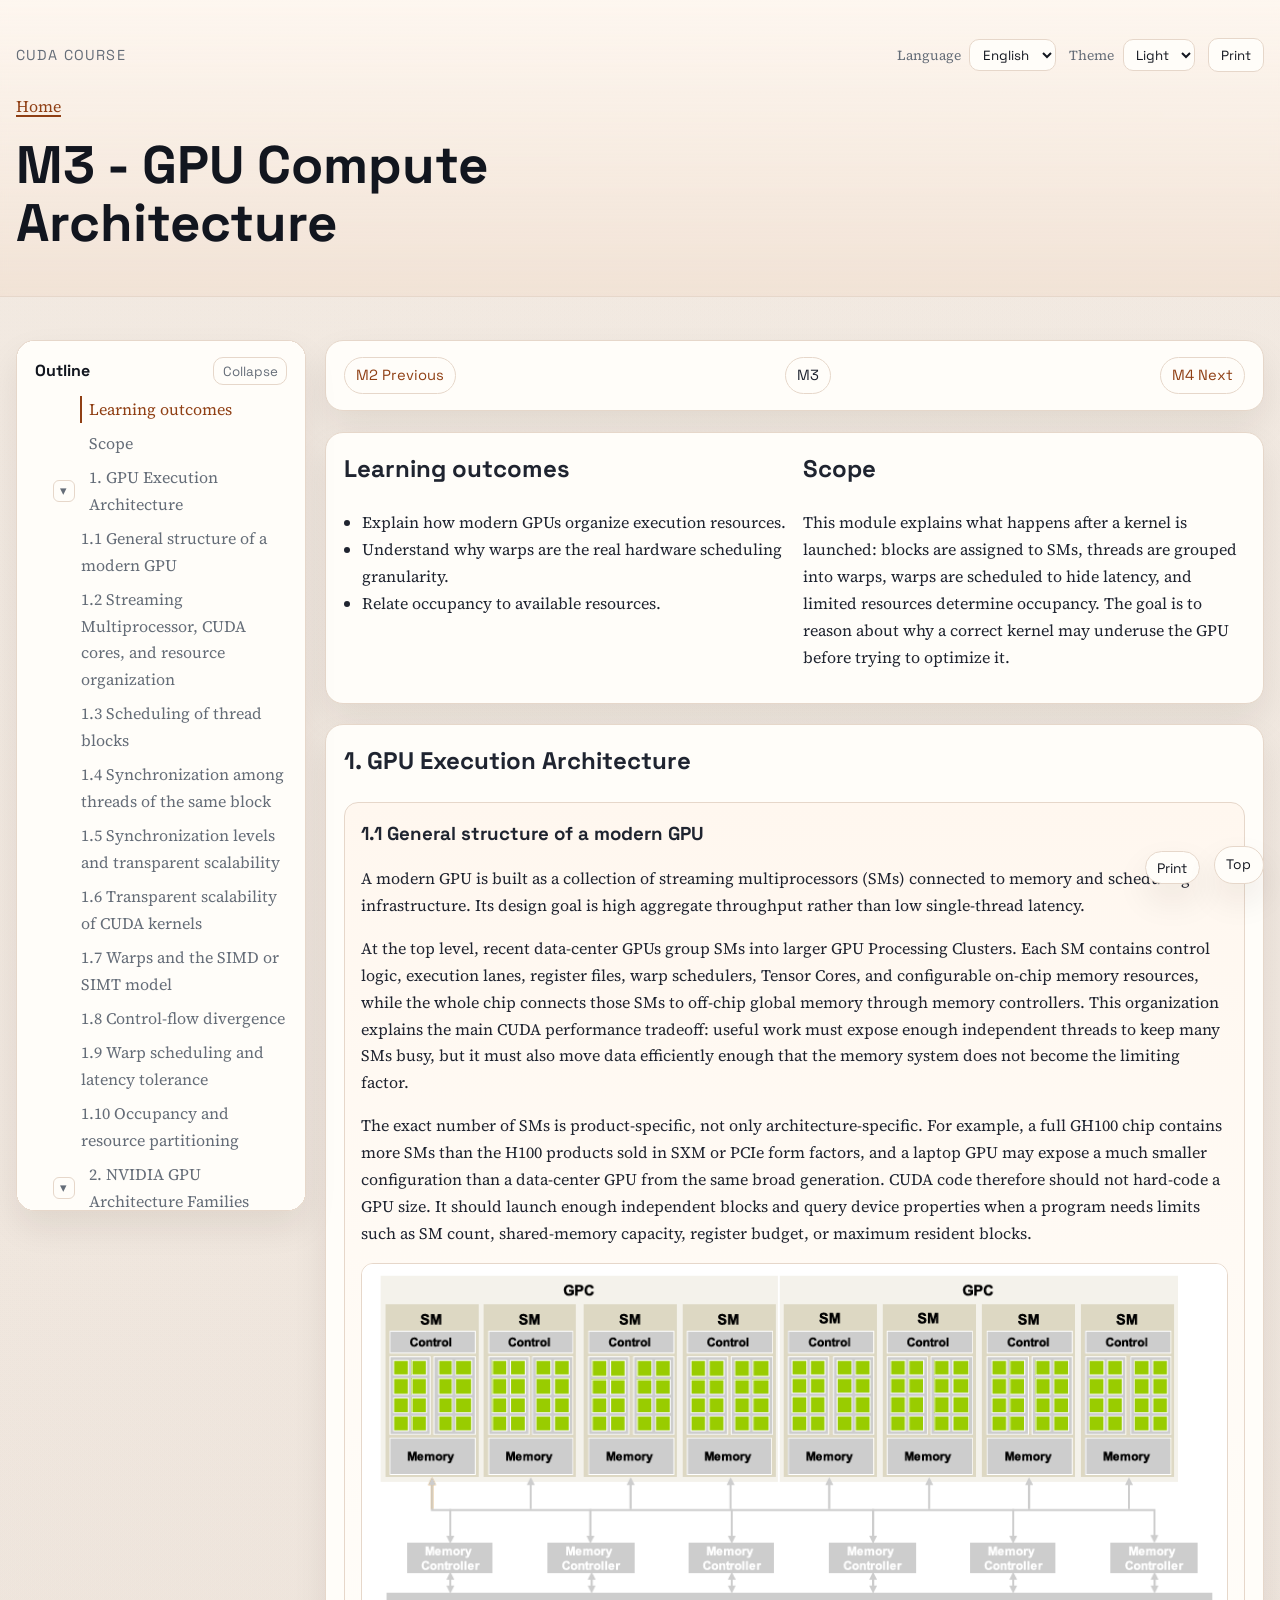
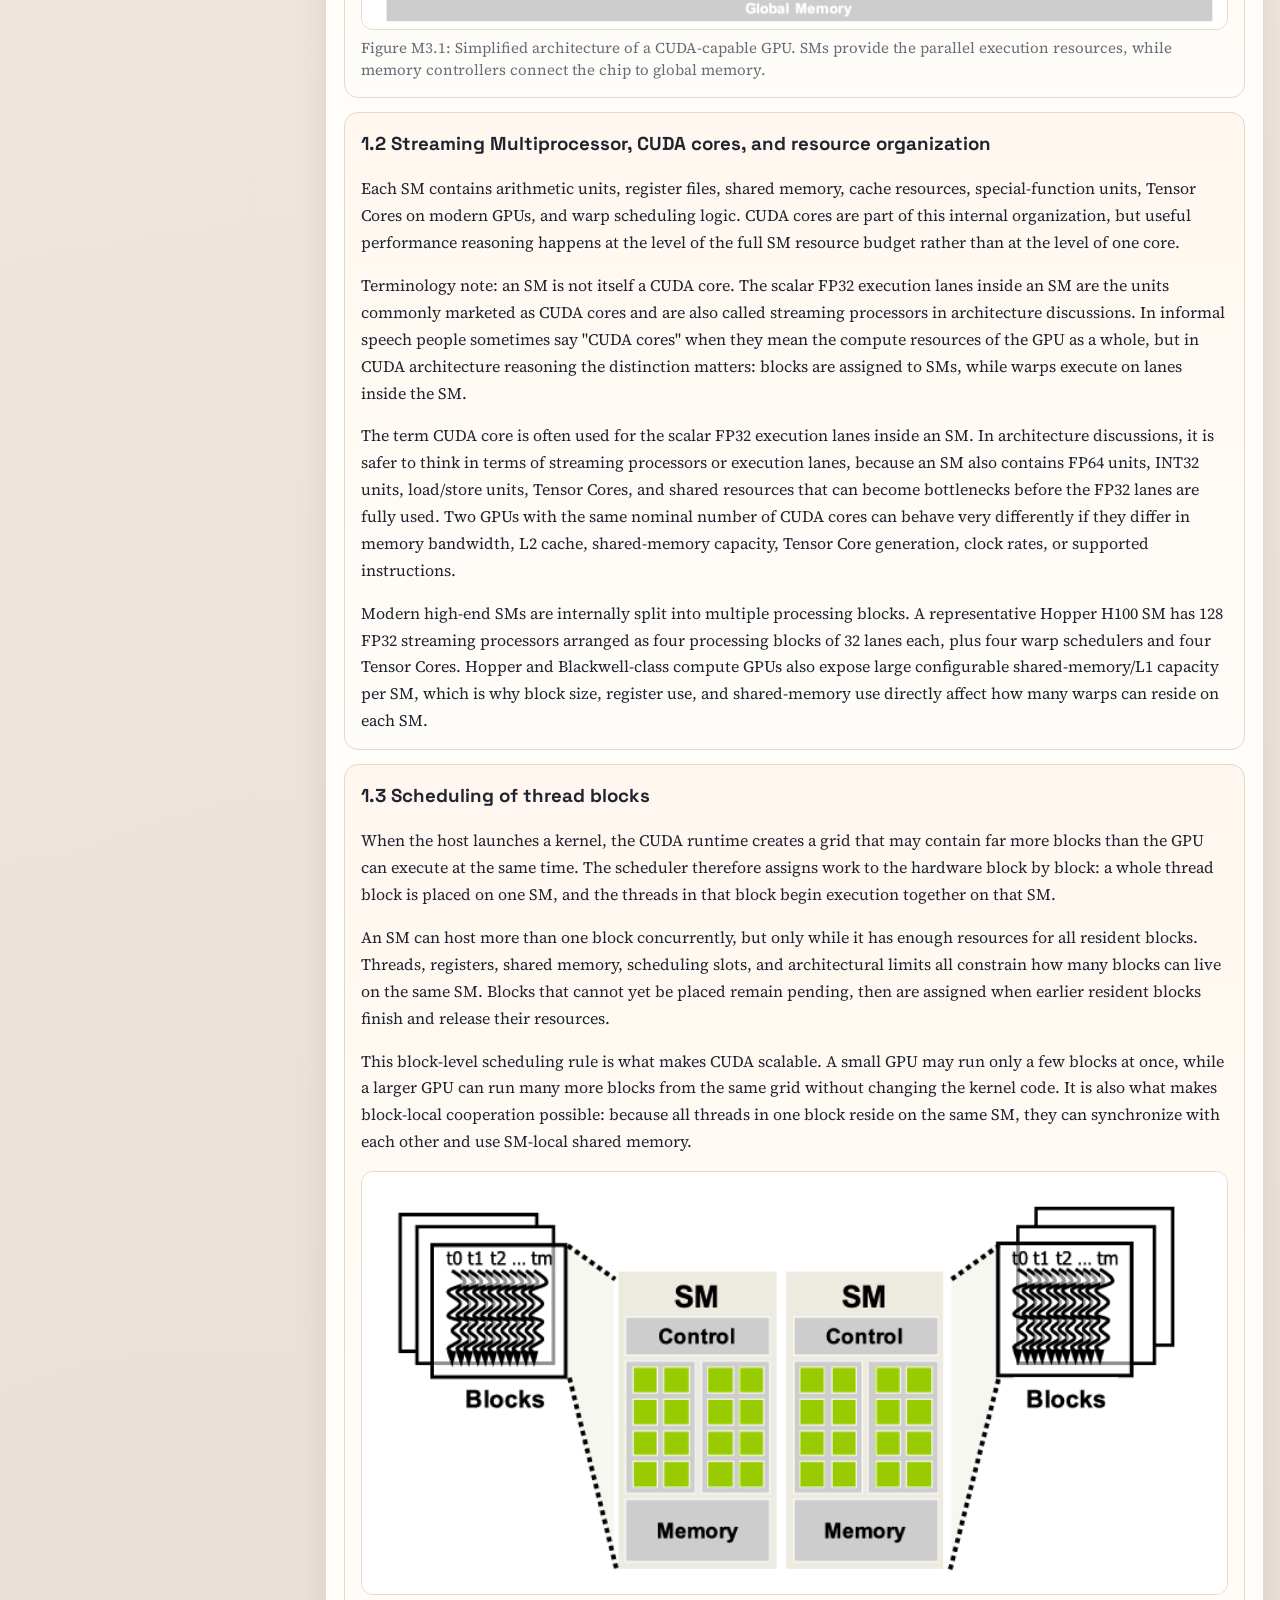
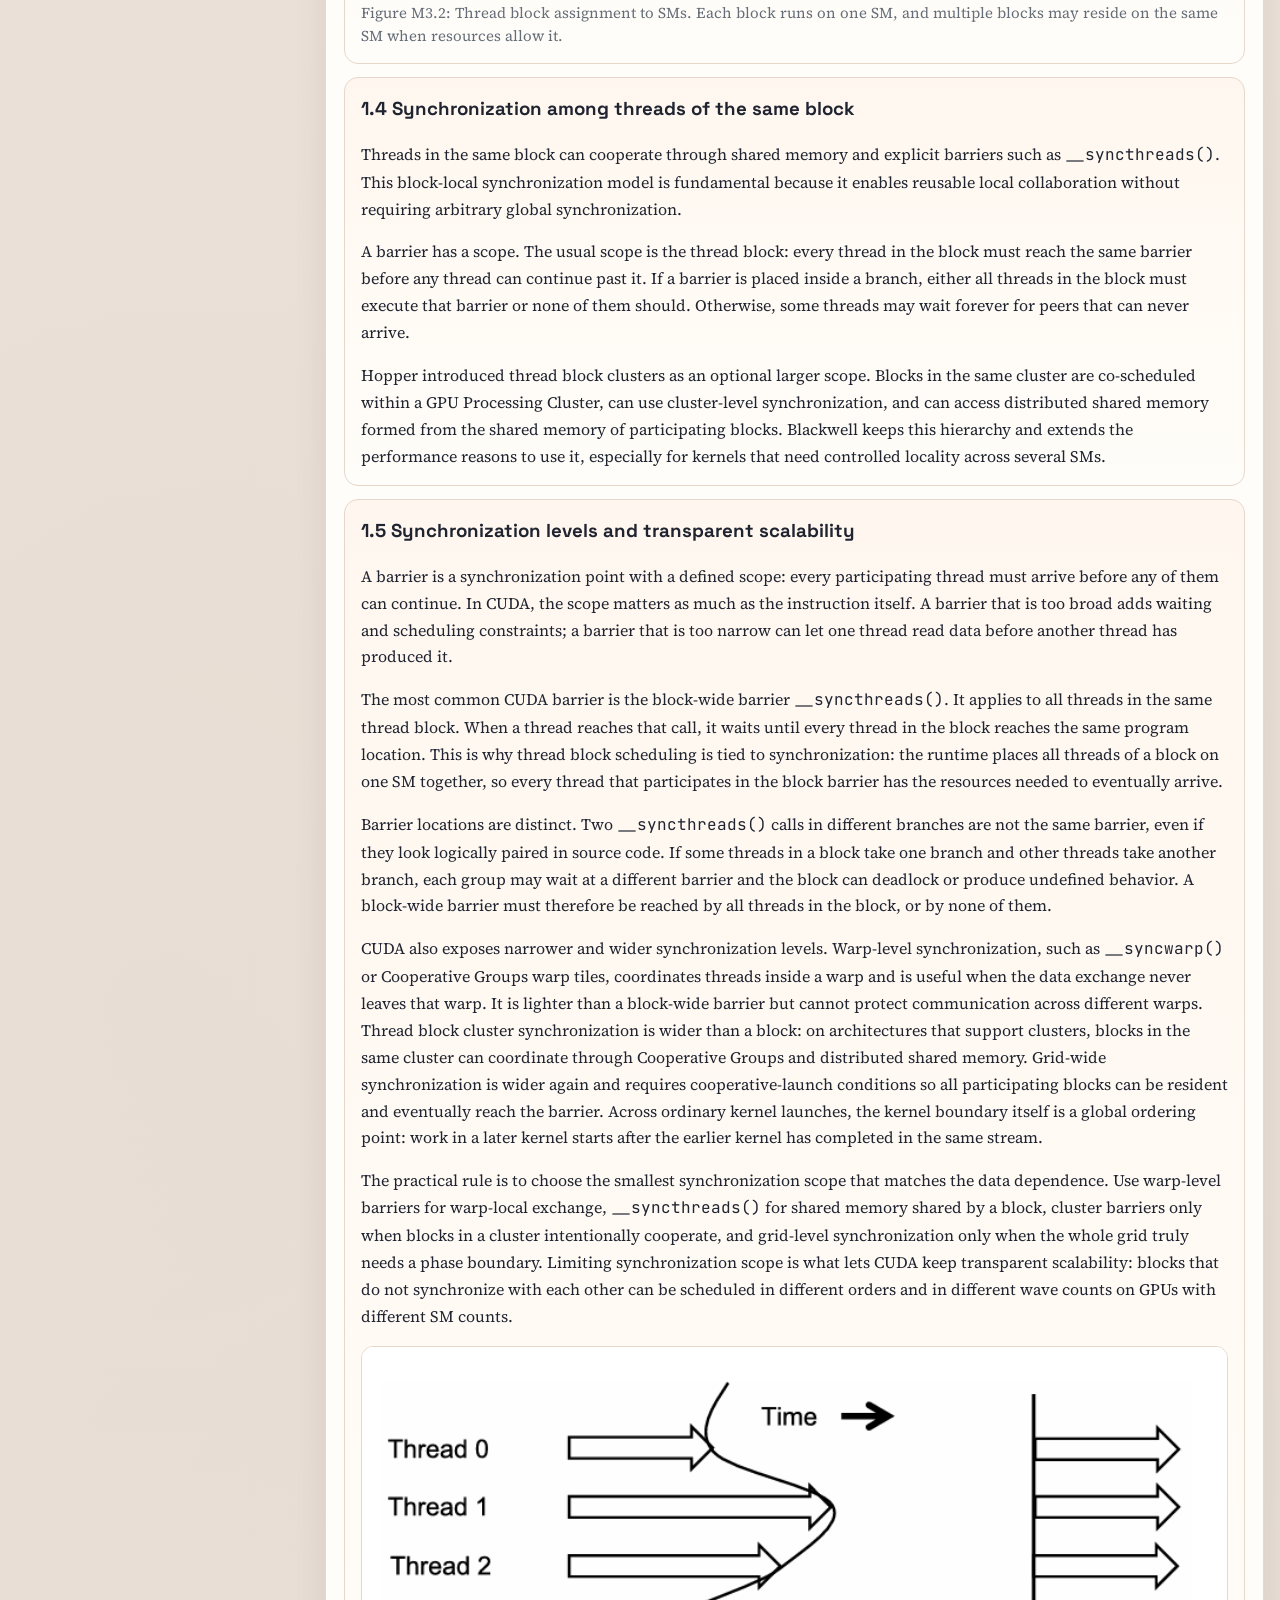
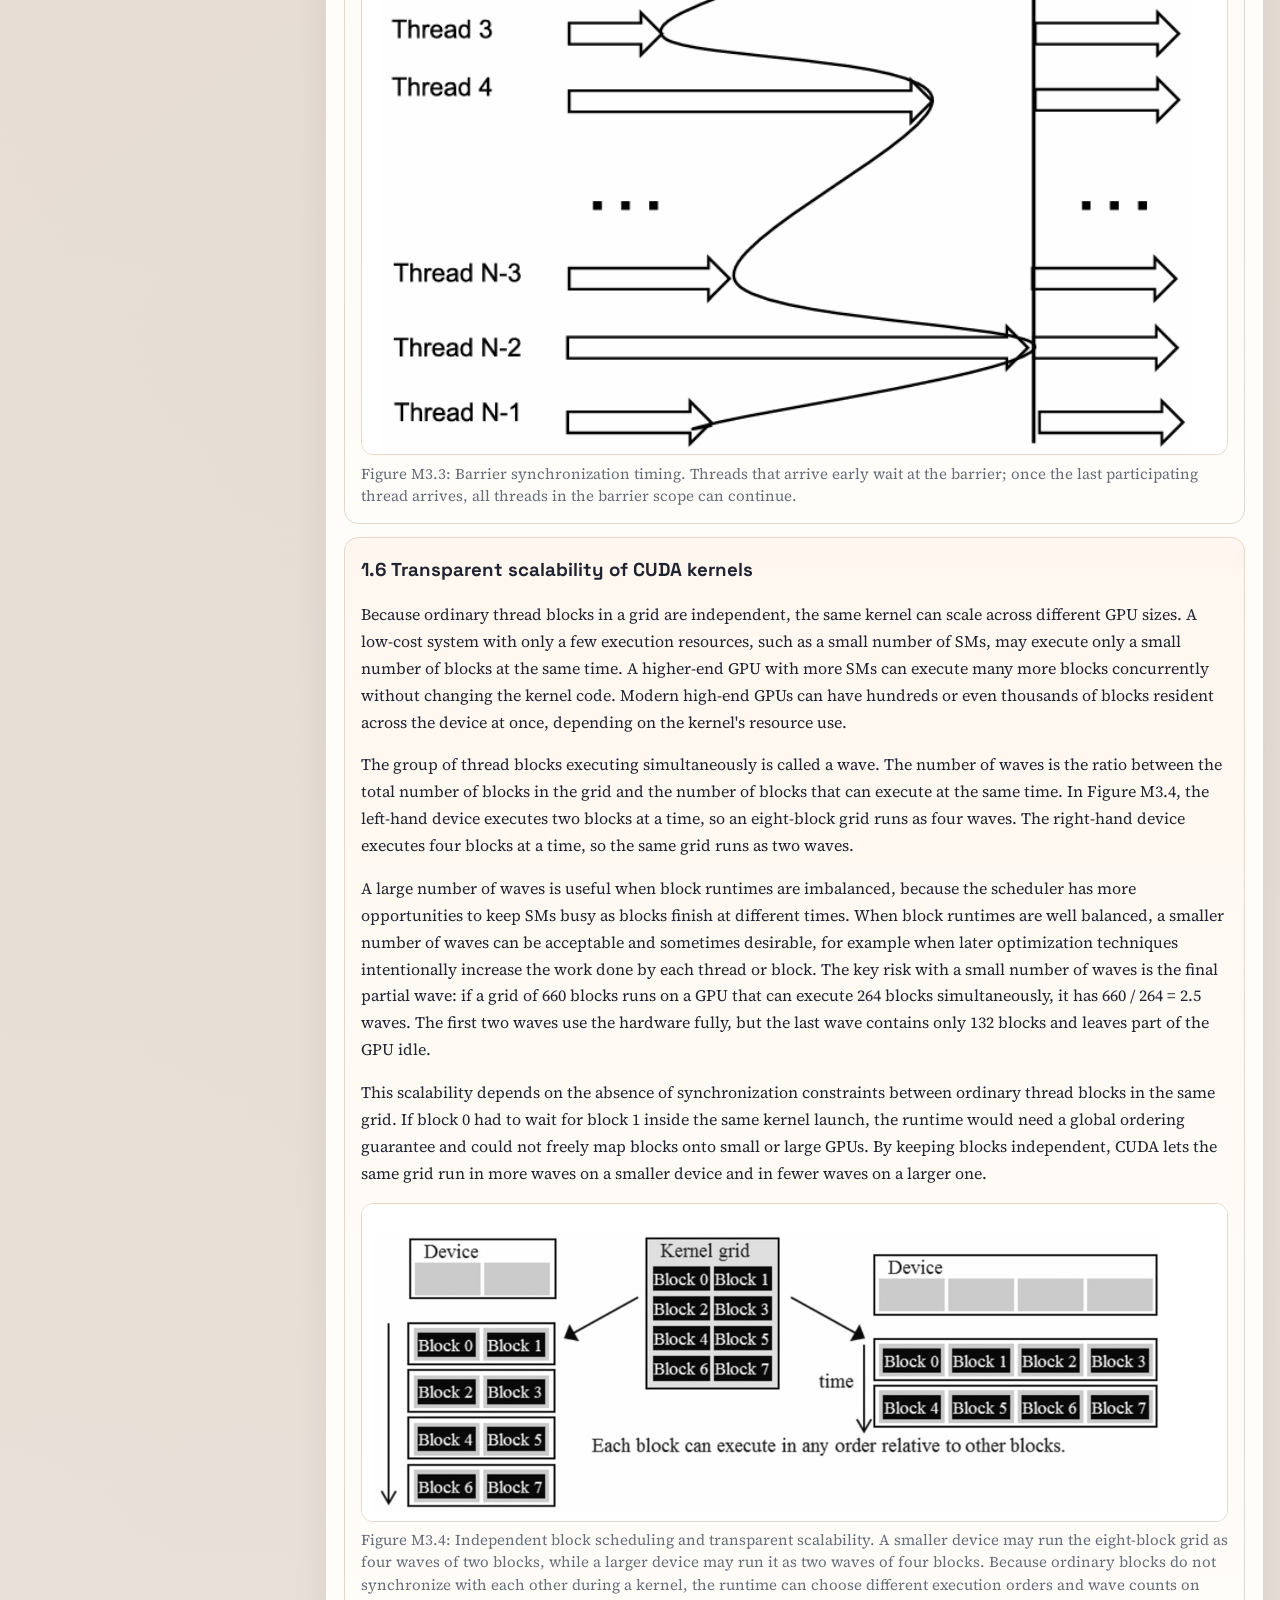
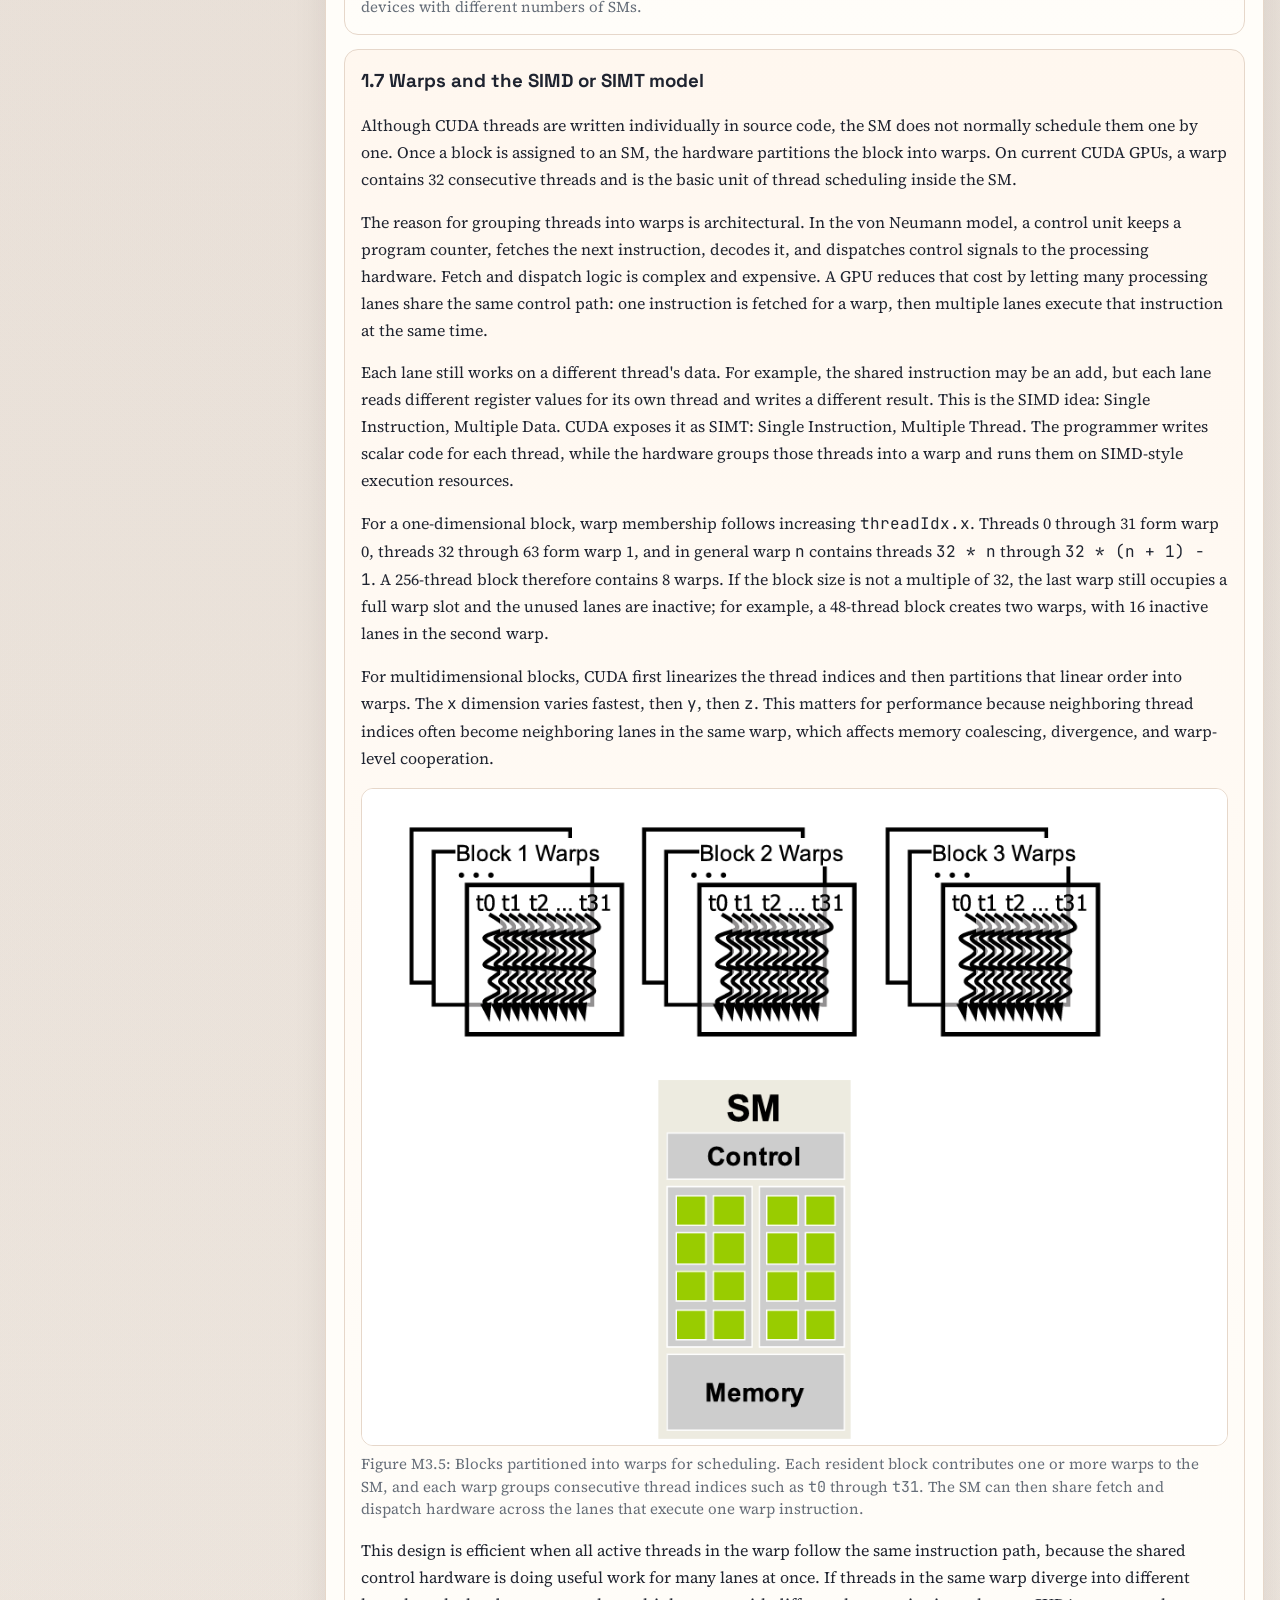
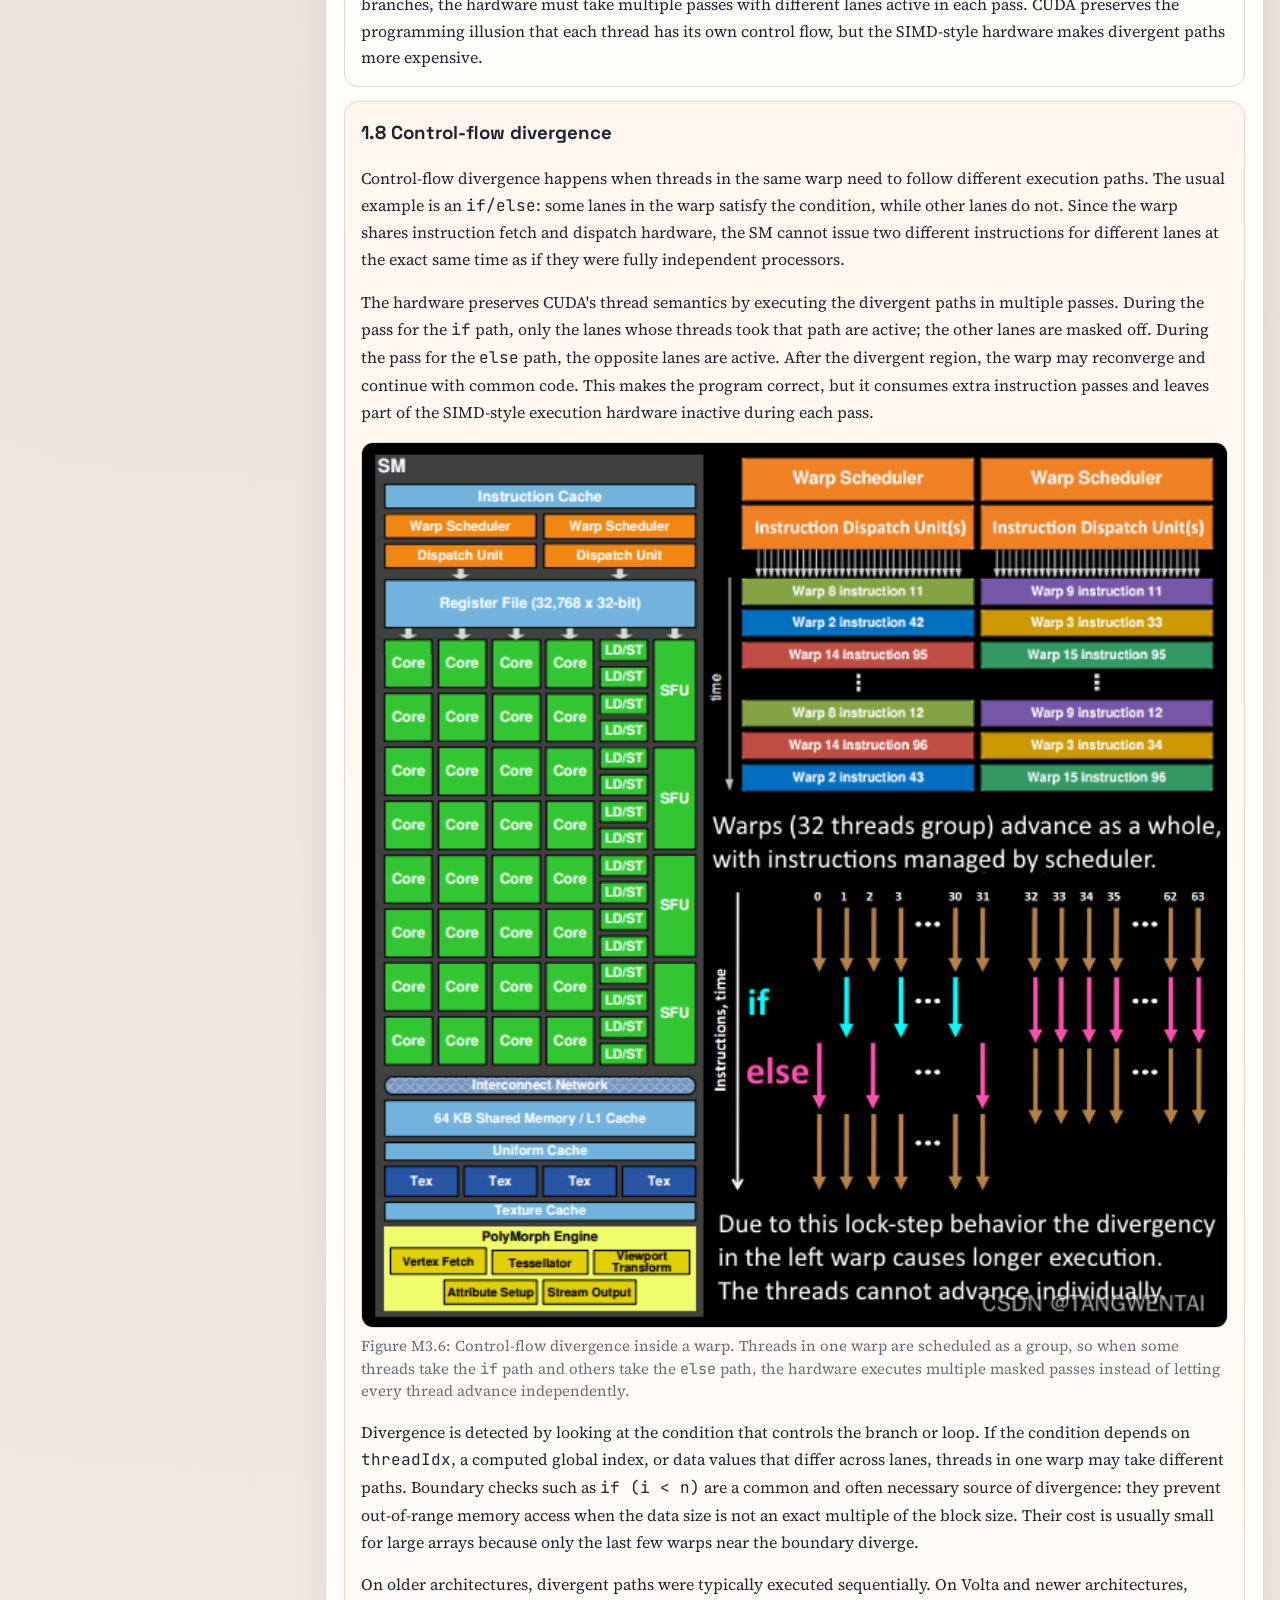
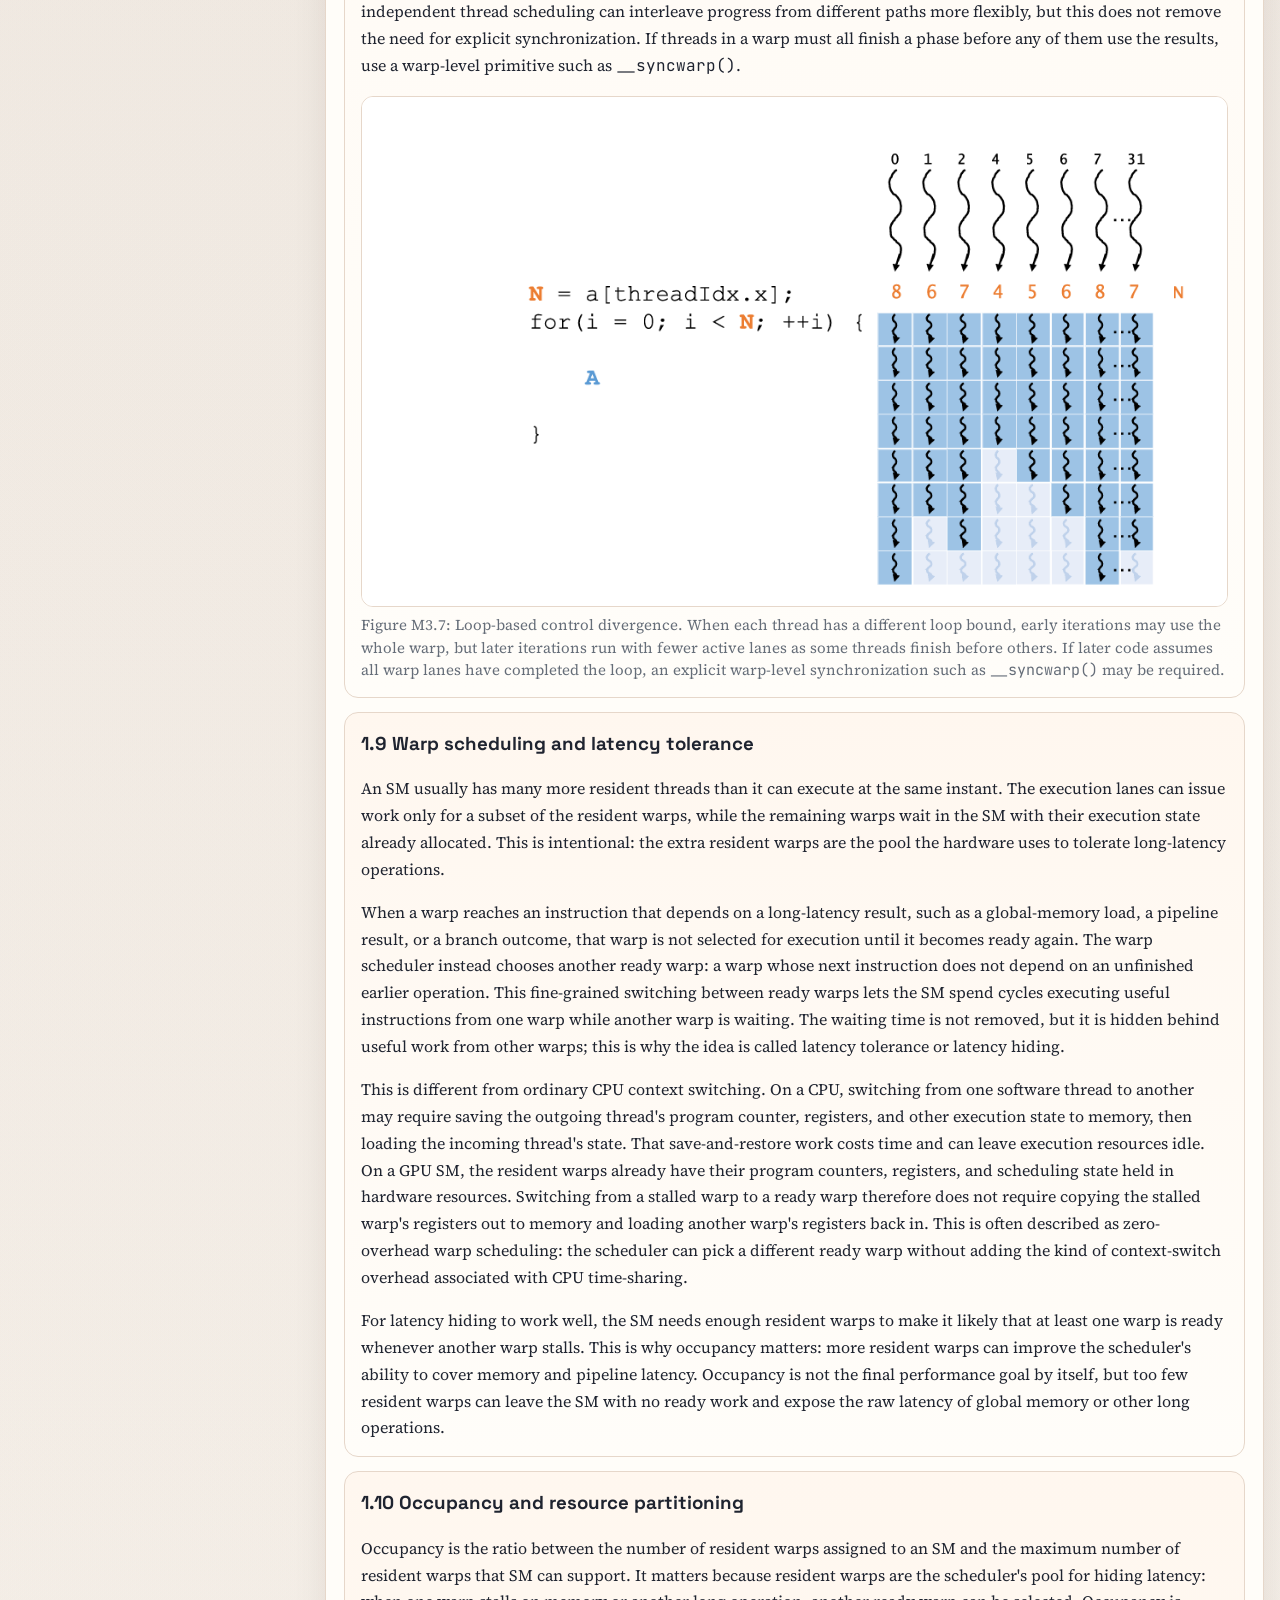
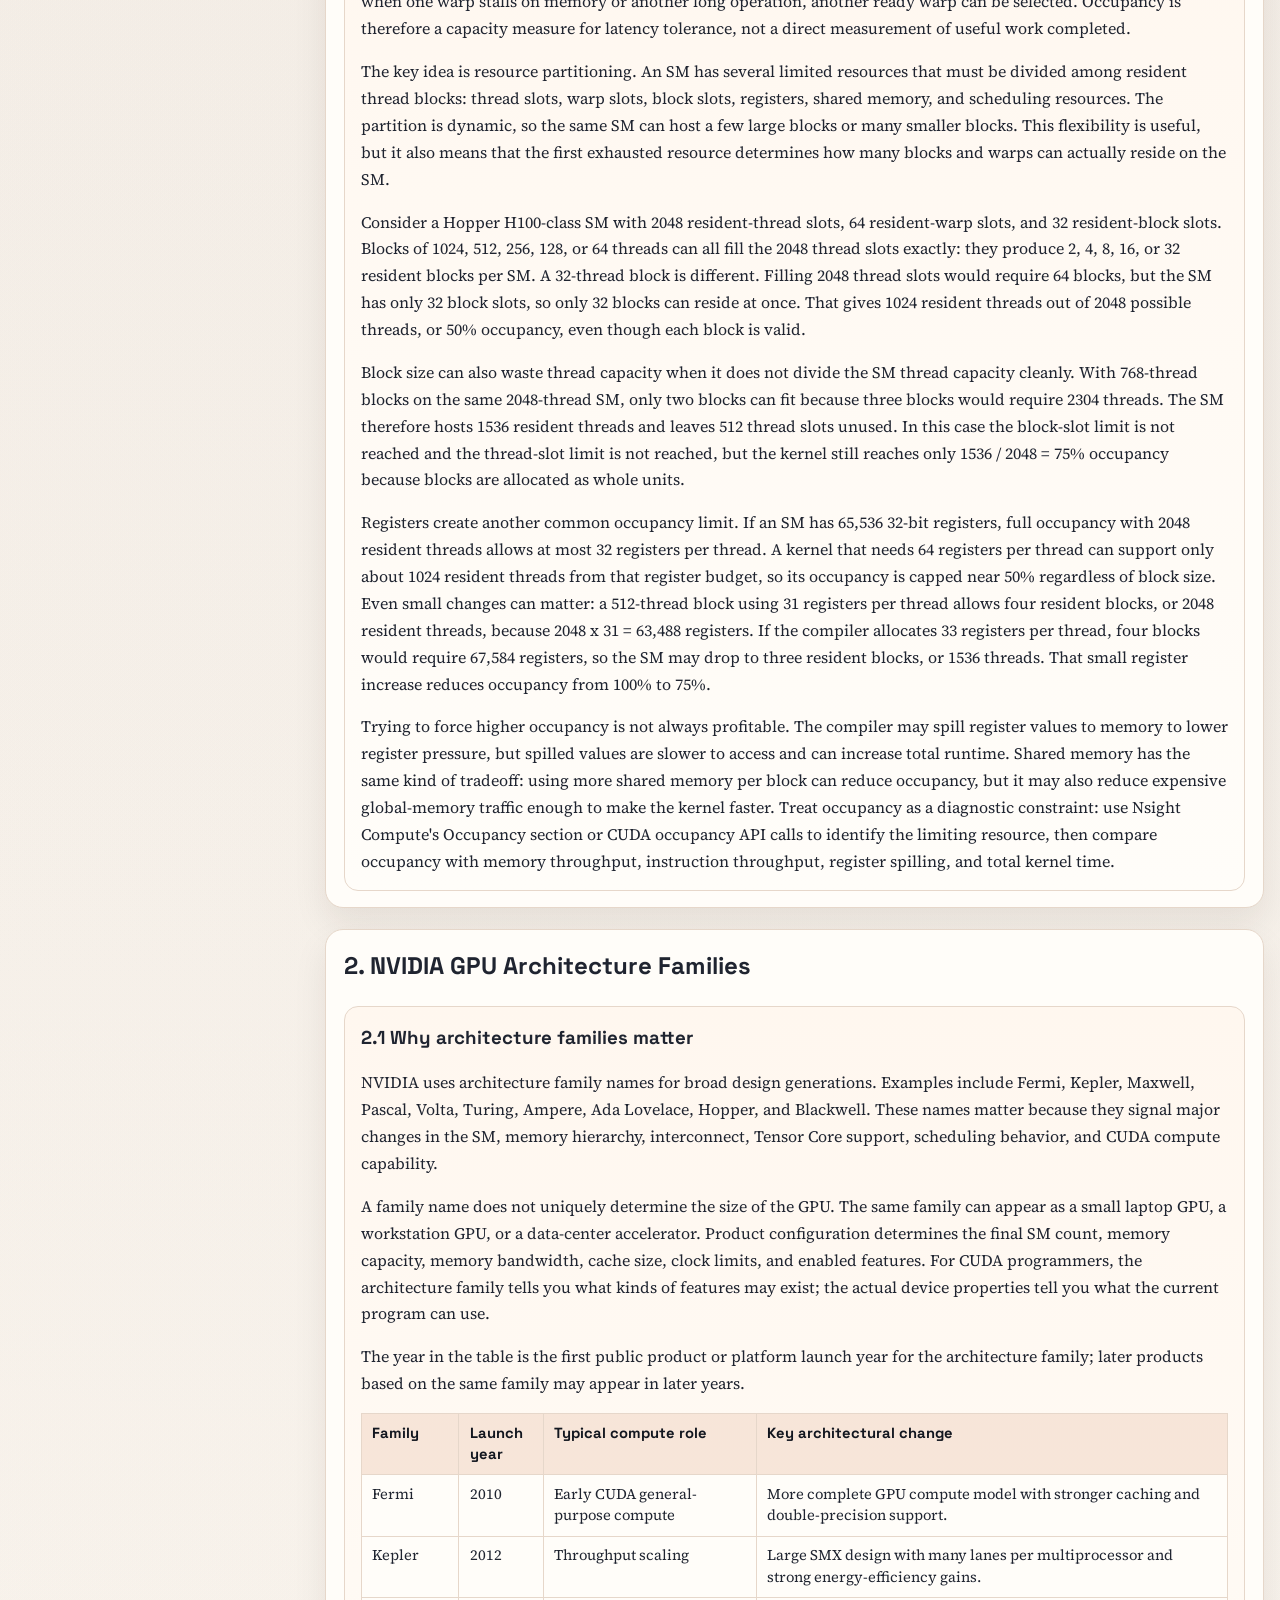
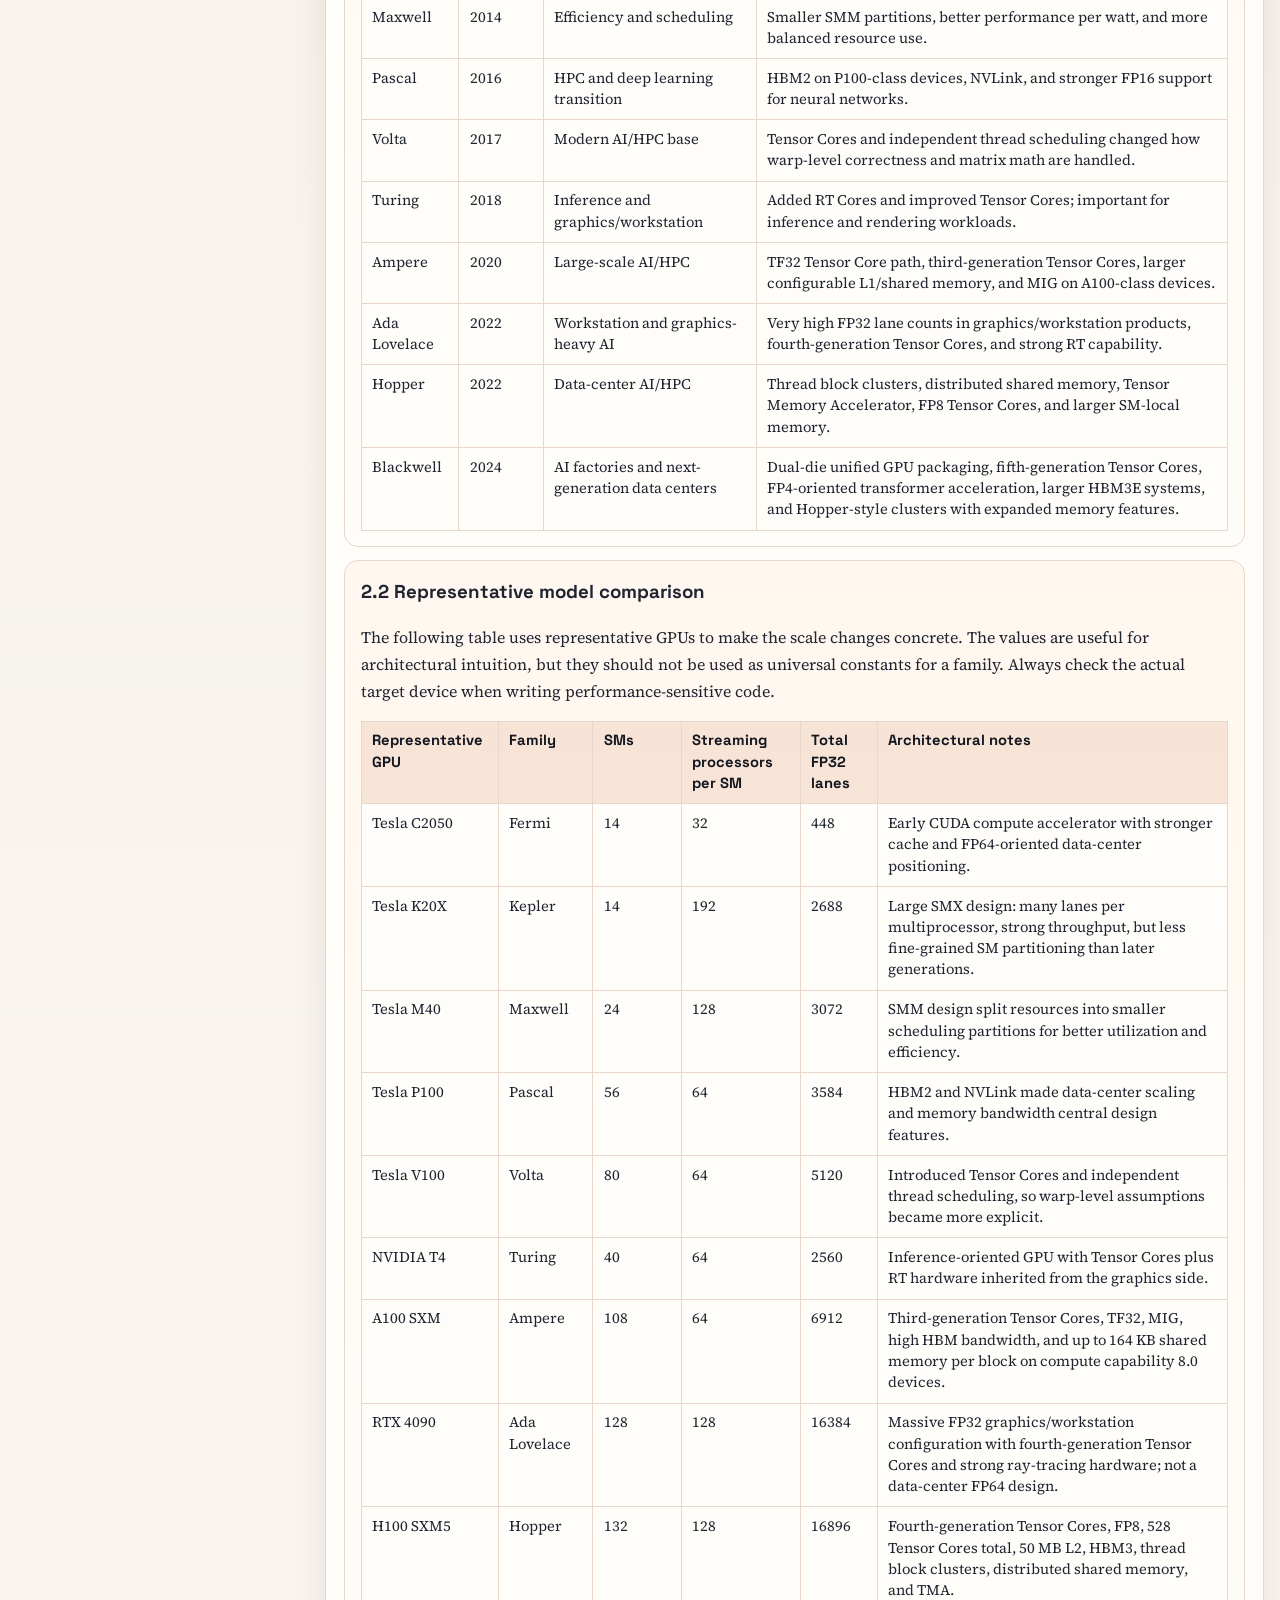
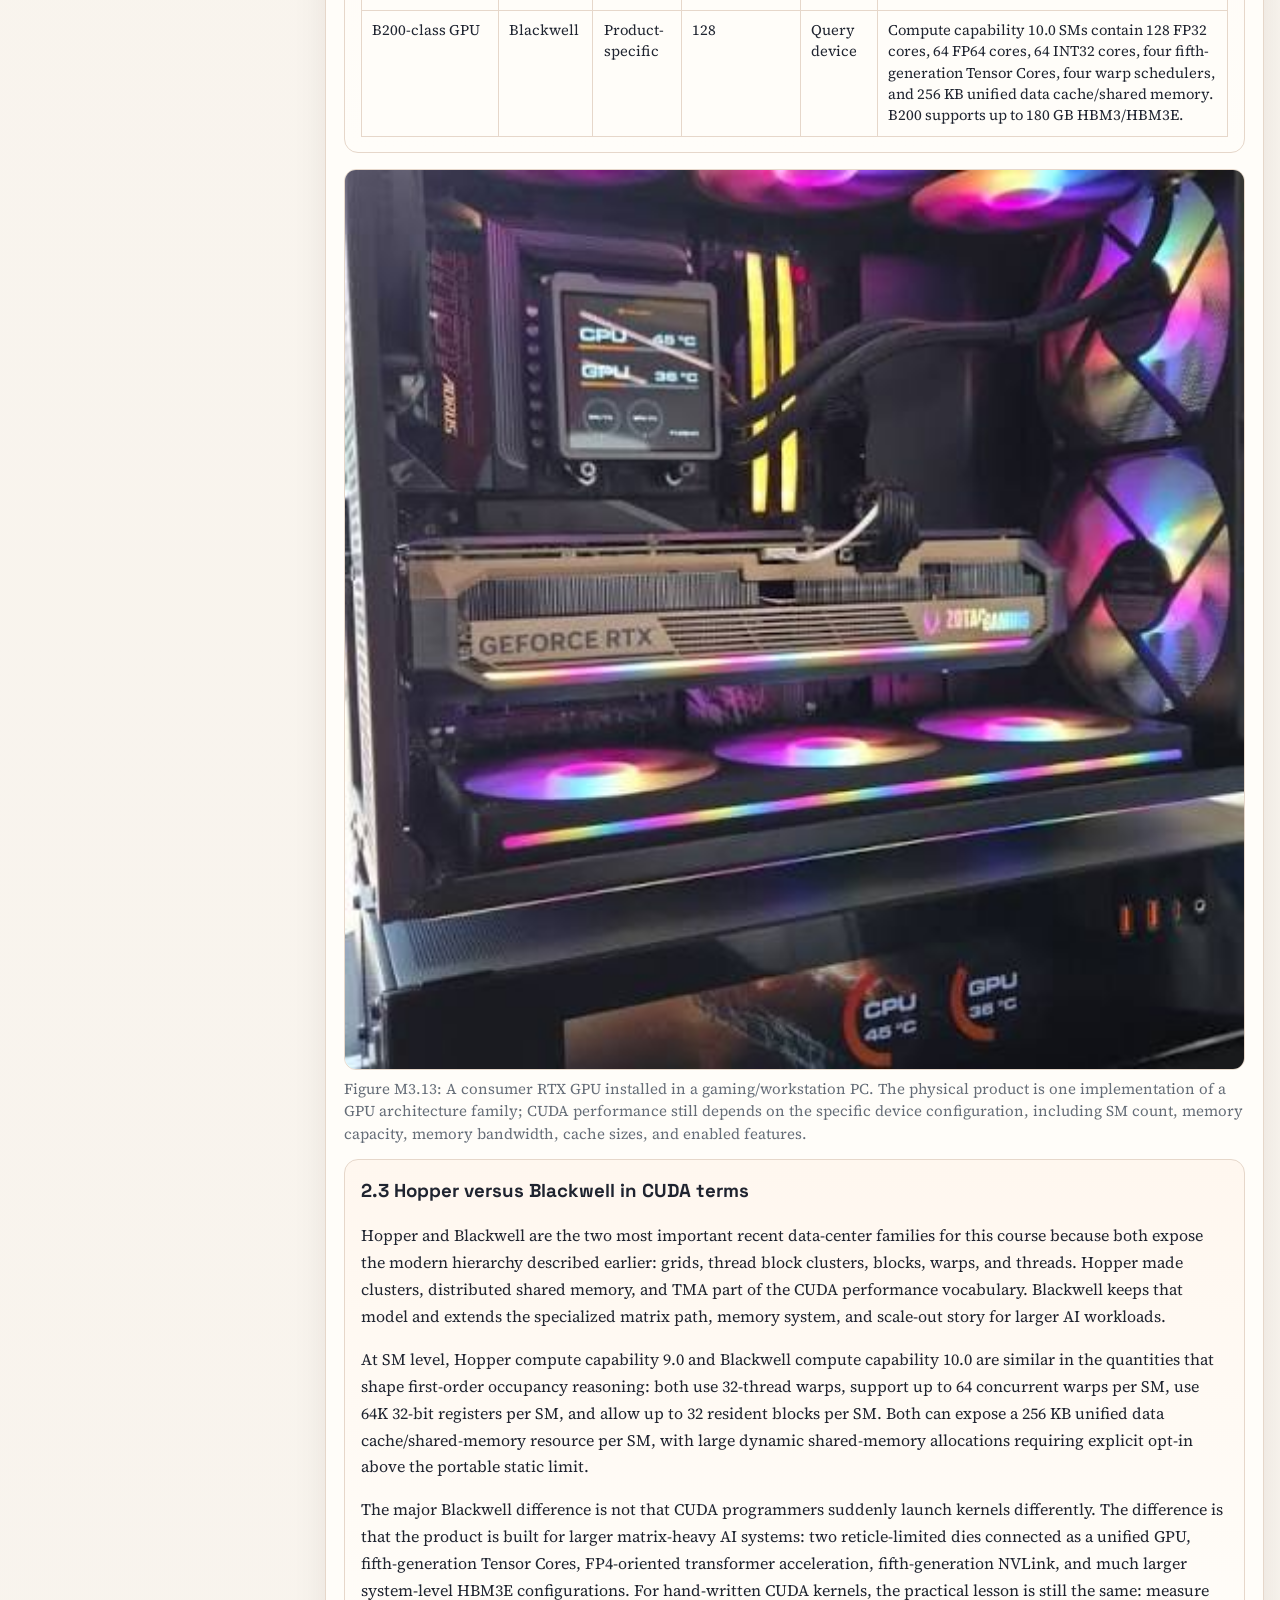
<file: site/chapters/chapter-03.html>
<!DOCTYPE html>
<html lang="en">
<head>
  <meta charset="utf-8">
  <meta name="viewport" content="width=device-width, initial-scale=1">
  <title>M3 - GPU Compute Architecture</title>
  <link rel="preconnect" href="https://fonts.googleapis.com">
  <link rel="preconnect" href="https://fonts.gstatic.com" crossorigin>
  <link href="https://fonts.googleapis.com/css2?family=JetBrains+Mono:wght@400;600&family=Space+Grotesk:wght@400;500;700&family=Source+Serif+4:opsz,wght@8..60,400;8..60,600&display=swap" rel="stylesheet">
  <link rel="stylesheet" href="../assets/css/site.css">
  <script defer src="../assets/js/site.js"></script>
</head>
<body id="top" data-page-lang="en">
  <div id="google_translate_element" class="translate-host" aria-hidden="true"></div>
  <header class="site-header">
    <div class="shell">
      <section class="hero">
        <p><a href="../index.html">Home</a></p>
        <h1>M3 - GPU Compute Architecture</h1>
      </section>
    </div>
  </header>
  <main class="shell module-layout">
    <aside class="panel outline-panel" aria-label="Module outline"><nav id="outline-nav"></nav></aside>
    <article class="module-main">
      <section class="panel"><nav class="module-nav" aria-label="Module navigation"><a href="chapter-02.html">M2 Previous</a><span>M3</span><a href="chapter-04.html">M4 Next</a></nav></section>
      <section class="panel info-grid">
        <div><h2>Learning outcomes</h2><ul class="meta-list"><li>Explain how modern GPUs organize execution resources.</li><li>Understand why warps are the real hardware scheduling granularity.</li><li>Relate occupancy to available resources.</li></ul></div>
        <div><h2>Scope</h2><p>This module explains what happens after a kernel is launched: blocks are assigned to SMs, threads are grouped into warps, warps are scheduled to hide latency, and limited resources determine occupancy. The goal is to reason about why a correct kernel may underuse the GPU before trying to optimize it.</p></div>
      </section>
      <section class="panel">
        <h2>1. GPU Execution Architecture</h2>
        <article class="subtopic"><h3>1.1 General structure of a modern GPU</h3><p>A modern GPU is built as a collection of streaming multiprocessors (SMs) connected to memory and scheduling infrastructure. Its design goal is high aggregate throughput rather than low single-thread latency.</p><p>At the top level, recent data-center GPUs group SMs into larger GPU Processing Clusters. Each SM contains control logic, execution lanes, register files, warp schedulers, Tensor Cores, and configurable on-chip memory resources, while the whole chip connects those SMs to off-chip global memory through memory controllers. This organization explains the main CUDA performance tradeoff: useful work must expose enough independent threads to keep many SMs busy, but it must also move data efficiently enough that the memory system does not become the limiting factor.</p><p>The exact number of SMs is product-specific, not only architecture-specific. For example, a full GH100 chip contains more SMs than the H100 products sold in SXM or PCIe form factors, and a laptop GPU may expose a much smaller configuration than a data-center GPU from the same broad generation. CUDA code therefore should not hard-code a GPU size. It should launch enough independent blocks and query device properties when a program needs limits such as SM count, shared-memory capacity, register budget, or maximum resident blocks.</p><figure class="module-figure" data-zoomable><img src="../assets/images/m3-gpu-compute-architecture.png" alt="Simplified CUDA-capable GPU architecture with GPCs, SMs, memory controllers, and global memory."><figcaption>Figure M3.1: Simplified architecture of a CUDA-capable GPU. SMs provide the parallel execution resources, while memory controllers connect the chip to global memory.</figcaption></figure></article>
        <article class="subtopic"><h3>1.2 Streaming Multiprocessor, CUDA cores, and resource organization</h3><p>Each SM contains arithmetic units, register files, shared memory, cache resources, special-function units, Tensor Cores on modern GPUs, and warp scheduling logic. CUDA cores are part of this internal organization, but useful performance reasoning happens at the level of the full SM resource budget rather than at the level of one core.</p><p>Terminology note: an SM is not itself a CUDA core. The scalar FP32 execution lanes inside an SM are the units commonly marketed as CUDA cores and are also called streaming processors in architecture discussions. In informal speech people sometimes say "CUDA cores" when they mean the compute resources of the GPU as a whole, but in CUDA architecture reasoning the distinction matters: blocks are assigned to SMs, while warps execute on lanes inside the SM.</p><p>The term CUDA core is often used for the scalar FP32 execution lanes inside an SM. In architecture discussions, it is safer to think in terms of streaming processors or execution lanes, because an SM also contains FP64 units, INT32 units, load/store units, Tensor Cores, and shared resources that can become bottlenecks before the FP32 lanes are fully used. Two GPUs with the same nominal number of CUDA cores can behave very differently if they differ in memory bandwidth, L2 cache, shared-memory capacity, Tensor Core generation, clock rates, or supported instructions.</p><p>Modern high-end SMs are internally split into multiple processing blocks. A representative Hopper H100 SM has 128 FP32 streaming processors arranged as four processing blocks of 32 lanes each, plus four warp schedulers and four Tensor Cores. Hopper and Blackwell-class compute GPUs also expose large configurable shared-memory/L1 capacity per SM, which is why block size, register use, and shared-memory use directly affect how many warps can reside on each SM.</p></article>
        <article class="subtopic"><h3>1.3 Scheduling of thread blocks</h3><p>When the host launches a kernel, the CUDA runtime creates a grid that may contain far more blocks than the GPU can execute at the same time. The scheduler therefore assigns work to the hardware block by block: a whole thread block is placed on one SM, and the threads in that block begin execution together on that SM.</p><p>An SM can host more than one block concurrently, but only while it has enough resources for all resident blocks. Threads, registers, shared memory, scheduling slots, and architectural limits all constrain how many blocks can live on the same SM. Blocks that cannot yet be placed remain pending, then are assigned when earlier resident blocks finish and release their resources.</p><p>This block-level scheduling rule is what makes CUDA scalable. A small GPU may run only a few blocks at once, while a larger GPU can run many more blocks from the same grid without changing the kernel code. It is also what makes block-local cooperation possible: because all threads in one block reside on the same SM, they can synchronize with each other and use SM-local shared memory.</p><figure class="module-figure" data-zoomable><img src="../assets/images/m3-thread-block-scheduling.png" alt="Thread blocks assigned to streaming multiprocessors during CUDA execution."><figcaption>Figure M3.2: Thread block assignment to SMs. Each block runs on one SM, and multiple blocks may reside on the same SM when resources allow it.</figcaption></figure></article>
        <article class="subtopic"><h3>1.4 Synchronization among threads of the same block</h3><p>Threads in the same block can cooperate through shared memory and explicit barriers such as <code>__syncthreads()</code>. This block-local synchronization model is fundamental because it enables reusable local collaboration without requiring arbitrary global synchronization.</p><p>A barrier has a scope. The usual scope is the thread block: every thread in the block must reach the same barrier before any thread can continue past it. If a barrier is placed inside a branch, either all threads in the block must execute that barrier or none of them should. Otherwise, some threads may wait forever for peers that can never arrive.</p><p>Hopper introduced thread block clusters as an optional larger scope. Blocks in the same cluster are co-scheduled within a GPU Processing Cluster, can use cluster-level synchronization, and can access distributed shared memory formed from the shared memory of participating blocks. Blackwell keeps this hierarchy and extends the performance reasons to use it, especially for kernels that need controlled locality across several SMs.</p></article>
        <article class="subtopic"><h3>1.5 Synchronization levels and transparent scalability</h3><p>A barrier is a synchronization point with a defined scope: every participating thread must arrive before any of them can continue. In CUDA, the scope matters as much as the instruction itself. A barrier that is too broad adds waiting and scheduling constraints; a barrier that is too narrow can let one thread read data before another thread has produced it.</p><p>The most common CUDA barrier is the block-wide barrier <code>__syncthreads()</code>. It applies to all threads in the same thread block. When a thread reaches that call, it waits until every thread in the block reaches the same program location. This is why thread block scheduling is tied to synchronization: the runtime places all threads of a block on one SM together, so every thread that participates in the block barrier has the resources needed to eventually arrive.</p><p>Barrier locations are distinct. Two <code>__syncthreads()</code> calls in different branches are not the same barrier, even if they look logically paired in source code. If some threads in a block take one branch and other threads take another branch, each group may wait at a different barrier and the block can deadlock or produce undefined behavior. A block-wide barrier must therefore be reached by all threads in the block, or by none of them.</p><p>CUDA also exposes narrower and wider synchronization levels. Warp-level synchronization, such as <code>__syncwarp()</code> or Cooperative Groups warp tiles, coordinates threads inside a warp and is useful when the data exchange never leaves that warp. It is lighter than a block-wide barrier but cannot protect communication across different warps. Thread block cluster synchronization is wider than a block: on architectures that support clusters, blocks in the same cluster can coordinate through Cooperative Groups and distributed shared memory. Grid-wide synchronization is wider again and requires cooperative-launch conditions so all participating blocks can be resident and eventually reach the barrier. Across ordinary kernel launches, the kernel boundary itself is a global ordering point: work in a later kernel starts after the earlier kernel has completed in the same stream.</p><p>The practical rule is to choose the smallest synchronization scope that matches the data dependence. Use warp-level barriers for warp-local exchange, <code>__syncthreads()</code> for shared memory shared by a block, cluster barriers only when blocks in a cluster intentionally cooperate, and grid-level synchronization only when the whole grid truly needs a phase boundary. Limiting synchronization scope is what lets CUDA keep transparent scalability: blocks that do not synchronize with each other can be scheduled in different orders and in different wave counts on GPUs with different SM counts.</p><figure class="module-figure" data-zoomable><img src="../assets/images/m3-barrier-synchronization.png" alt="Threads arriving at a barrier at different times, waiting until the last participating thread arrives, then continuing together."><figcaption>Figure M3.3: Barrier synchronization timing. Threads that arrive early wait at the barrier; once the last participating thread arrives, all threads in the barrier scope can continue.</figcaption></figure></article>
        <article class="subtopic"><h3>1.6 Transparent scalability of CUDA kernels</h3><p>Because ordinary thread blocks in a grid are independent, the same kernel can scale across different GPU sizes. A low-cost system with only a few execution resources, such as a small number of SMs, may execute only a small number of blocks at the same time. A higher-end GPU with more SMs can execute many more blocks concurrently without changing the kernel code. Modern high-end GPUs can have hundreds or even thousands of blocks resident across the device at once, depending on the kernel's resource use.</p><p>The group of thread blocks executing simultaneously is called a wave. The number of waves is the ratio between the total number of blocks in the grid and the number of blocks that can execute at the same time. In Figure M3.4, the left-hand device executes two blocks at a time, so an eight-block grid runs as four waves. The right-hand device executes four blocks at a time, so the same grid runs as two waves.</p><p>A large number of waves is useful when block runtimes are imbalanced, because the scheduler has more opportunities to keep SMs busy as blocks finish at different times. When block runtimes are well balanced, a smaller number of waves can be acceptable and sometimes desirable, for example when later optimization techniques intentionally increase the work done by each thread or block. The key risk with a small number of waves is the final partial wave: if a grid of 660 blocks runs on a GPU that can execute 264 blocks simultaneously, it has 660 / 264 = 2.5 waves. The first two waves use the hardware fully, but the last wave contains only 132 blocks and leaves part of the GPU idle.</p><p>This scalability depends on the absence of synchronization constraints between ordinary thread blocks in the same grid. If block 0 had to wait for block 1 inside the same kernel launch, the runtime would need a global ordering guarantee and could not freely map blocks onto small or large GPUs. By keeping blocks independent, CUDA lets the same grid run in more waves on a smaller device and in fewer waves on a larger one.</p><figure class="module-figure" data-zoomable><img src="../assets/images/m3-independent-block-scalability.png" alt="The same kernel grid scheduled over time on smaller and larger devices, with blocks able to execute in any order relative to one another."><figcaption>Figure M3.4: Independent block scheduling and transparent scalability. A smaller device may run the eight-block grid as four waves of two blocks, while a larger device may run it as two waves of four blocks. Because ordinary blocks do not synchronize with each other during a kernel, the runtime can choose different execution orders and wave counts on devices with different numbers of SMs.</figcaption></figure></article>
        <article class="subtopic"><h3>1.7 Warps and the SIMD or SIMT model</h3><p>Although CUDA threads are written individually in source code, the SM does not normally schedule them one by one. Once a block is assigned to an SM, the hardware partitions the block into warps. On current CUDA GPUs, a warp contains 32 consecutive threads and is the basic unit of thread scheduling inside the SM.</p><p>The reason for grouping threads into warps is architectural. In the von Neumann model, a control unit keeps a program counter, fetches the next instruction, decodes it, and dispatches control signals to the processing hardware. Fetch and dispatch logic is complex and expensive. A GPU reduces that cost by letting many processing lanes share the same control path: one instruction is fetched for a warp, then multiple lanes execute that instruction at the same time.</p><p>Each lane still works on a different thread's data. For example, the shared instruction may be an add, but each lane reads different register values for its own thread and writes a different result. This is the SIMD idea: Single Instruction, Multiple Data. CUDA exposes it as SIMT: Single Instruction, Multiple Thread. The programmer writes scalar code for each thread, while the hardware groups those threads into a warp and runs them on SIMD-style execution resources.</p><p>For a one-dimensional block, warp membership follows increasing <code>threadIdx.x</code>. Threads 0 through 31 form warp 0, threads 32 through 63 form warp 1, and in general warp <code>n</code> contains threads <code>32 * n</code> through <code>32 * (n + 1) - 1</code>. A 256-thread block therefore contains 8 warps. If the block size is not a multiple of 32, the last warp still occupies a full warp slot and the unused lanes are inactive; for example, a 48-thread block creates two warps, with 16 inactive lanes in the second warp.</p><p>For multidimensional blocks, CUDA first linearizes the thread indices and then partitions that linear order into warps. The <code>x</code> dimension varies fastest, then <code>y</code>, then <code>z</code>. This matters for performance because neighboring thread indices often become neighboring lanes in the same warp, which affects memory coalescing, divergence, and warp-level cooperation.</p><figure class="module-figure" data-zoomable><img src="../assets/images/m3-warps-simd-simt.png" alt="Several thread blocks assigned to an SM and partitioned into warps of consecutive threads for scheduling."><figcaption>Figure M3.5: Blocks partitioned into warps for scheduling. Each resident block contributes one or more warps to the SM, and each warp groups consecutive thread indices such as <code>t0</code> through <code>t31</code>. The SM can then share fetch and dispatch hardware across the lanes that execute one warp instruction.</figcaption></figure><p>This design is efficient when all active threads in the warp follow the same instruction path, because the shared control hardware is doing useful work for many lanes at once. If threads in the same warp diverge into different branches, the hardware must take multiple passes with different lanes active in each pass. CUDA preserves the programming illusion that each thread has its own control flow, but the SIMD-style hardware makes divergent paths more expensive.</p></article>
        <article class="subtopic"><h3>1.8 Control-flow divergence</h3><p>Control-flow divergence happens when threads in the same warp need to follow different execution paths. The usual example is an <code>if/else</code>: some lanes in the warp satisfy the condition, while other lanes do not. Since the warp shares instruction fetch and dispatch hardware, the SM cannot issue two different instructions for different lanes at the exact same time as if they were fully independent processors.</p><p>The hardware preserves CUDA's thread semantics by executing the divergent paths in multiple passes. During the pass for the <code>if</code> path, only the lanes whose threads took that path are active; the other lanes are masked off. During the pass for the <code>else</code> path, the opposite lanes are active. After the divergent region, the warp may reconverge and continue with common code. This makes the program correct, but it consumes extra instruction passes and leaves part of the SIMD-style execution hardware inactive during each pass.</p><figure class="module-figure" data-zoomable><img src="../assets/images/m3-control-flow-divergence.png" alt="Warp scheduler and SIMD lanes showing an if/else branch where different threads in the same warp execute different paths."><figcaption>Figure M3.6: Control-flow divergence inside a warp. Threads in one warp are scheduled as a group, so when some threads take the <code>if</code> path and others take the <code>else</code> path, the hardware executes multiple masked passes instead of letting every thread advance independently.</figcaption></figure><p>Divergence is detected by looking at the condition that controls the branch or loop. If the condition depends on <code>threadIdx</code>, a computed global index, or data values that differ across lanes, threads in one warp may take different paths. Boundary checks such as <code>if (i &lt; n)</code> are a common and often necessary source of divergence: they prevent out-of-range memory access when the data size is not an exact multiple of the block size. Their cost is usually small for large arrays because only the last few warps near the boundary diverge.</p><p>On older architectures, divergent paths were typically executed sequentially. On Volta and newer architectures, independent thread scheduling can interleave progress from different paths more flexibly, but this does not remove the need for explicit synchronization. If threads in a warp must all finish a phase before any of them use the results, use a warp-level primitive such as <code>__syncwarp()</code>.</p><figure class="module-figure" data-zoomable><img src="../assets/images/m3-loop-control-divergence.png" alt="Warp threads executing a loop with different iteration counts, causing lanes to become inactive as individual threads finish."><figcaption>Figure M3.7: Loop-based control divergence. When each thread has a different loop bound, early iterations may use the whole warp, but later iterations run with fewer active lanes as some threads finish before others. If later code assumes all warp lanes have completed the loop, an explicit warp-level synchronization such as <code>__syncwarp()</code> may be required.</figcaption></figure></article>
        <article class="subtopic"><h3>1.9 Warp scheduling and latency tolerance</h3><p>An SM usually has many more resident threads than it can execute at the same instant. The execution lanes can issue work only for a subset of the resident warps, while the remaining warps wait in the SM with their execution state already allocated. This is intentional: the extra resident warps are the pool the hardware uses to tolerate long-latency operations.</p><p>When a warp reaches an instruction that depends on a long-latency result, such as a global-memory load, a pipeline result, or a branch outcome, that warp is not selected for execution until it becomes ready again. The warp scheduler instead chooses another ready warp: a warp whose next instruction does not depend on an unfinished earlier operation. This fine-grained switching between ready warps lets the SM spend cycles executing useful instructions from one warp while another warp is waiting. The waiting time is not removed, but it is hidden behind useful work from other warps; this is why the idea is called latency tolerance or latency hiding.</p><p>This is different from ordinary CPU context switching. On a CPU, switching from one software thread to another may require saving the outgoing thread's program counter, registers, and other execution state to memory, then loading the incoming thread's state. That save-and-restore work costs time and can leave execution resources idle. On a GPU SM, the resident warps already have their program counters, registers, and scheduling state held in hardware resources. Switching from a stalled warp to a ready warp therefore does not require copying the stalled warp's registers out to memory and loading another warp's registers back in. This is often described as zero-overhead warp scheduling: the scheduler can pick a different ready warp without adding the kind of context-switch overhead associated with CPU time-sharing.</p><p>For latency hiding to work well, the SM needs enough resident warps to make it likely that at least one warp is ready whenever another warp stalls. This is why occupancy matters: more resident warps can improve the scheduler's ability to cover memory and pipeline latency. Occupancy is not the final performance goal by itself, but too few resident warps can leave the SM with no ready work and expose the raw latency of global memory or other long operations.</p></article>
        <article class="subtopic"><h3>1.10 Occupancy and resource partitioning</h3><p>Occupancy is the ratio between the number of resident warps assigned to an SM and the maximum number of resident warps that SM can support. It matters because resident warps are the scheduler's pool for hiding latency: when one warp stalls on memory or another long operation, another ready warp can be selected. Occupancy is therefore a capacity measure for latency tolerance, not a direct measurement of useful work completed.</p><p>The key idea is resource partitioning. An SM has several limited resources that must be divided among resident thread blocks: thread slots, warp slots, block slots, registers, shared memory, and scheduling resources. The partition is dynamic, so the same SM can host a few large blocks or many smaller blocks. This flexibility is useful, but it also means that the first exhausted resource determines how many blocks and warps can actually reside on the SM.</p><p>Consider a Hopper H100-class SM with 2048 resident-thread slots, 64 resident-warp slots, and 32 resident-block slots. Blocks of 1024, 512, 256, 128, or 64 threads can all fill the 2048 thread slots exactly: they produce 2, 4, 8, 16, or 32 resident blocks per SM. A 32-thread block is different. Filling 2048 thread slots would require 64 blocks, but the SM has only 32 block slots, so only 32 blocks can reside at once. That gives 1024 resident threads out of 2048 possible threads, or 50% occupancy, even though each block is valid.</p><p>Block size can also waste thread capacity when it does not divide the SM thread capacity cleanly. With 768-thread blocks on the same 2048-thread SM, only two blocks can fit because three blocks would require 2304 threads. The SM therefore hosts 1536 resident threads and leaves 512 thread slots unused. In this case the block-slot limit is not reached and the thread-slot limit is not reached, but the kernel still reaches only 1536 / 2048 = 75% occupancy because blocks are allocated as whole units.</p><p>Registers create another common occupancy limit. If an SM has 65,536 32-bit registers, full occupancy with 2048 resident threads allows at most 32 registers per thread. A kernel that needs 64 registers per thread can support only about 1024 resident threads from that register budget, so its occupancy is capped near 50% regardless of block size. Even small changes can matter: a 512-thread block using 31 registers per thread allows four resident blocks, or 2048 resident threads, because 2048 x 31 = 63,488 registers. If the compiler allocates 33 registers per thread, four blocks would require 67,584 registers, so the SM may drop to three resident blocks, or 1536 threads. That small register increase reduces occupancy from 100% to 75%.</p><p>Trying to force higher occupancy is not always profitable. The compiler may spill register values to memory to lower register pressure, but spilled values are slower to access and can increase total runtime. Shared memory has the same kind of tradeoff: using more shared memory per block can reduce occupancy, but it may also reduce expensive global-memory traffic enough to make the kernel faster. Treat occupancy as a diagnostic constraint: use Nsight Compute's Occupancy section or CUDA occupancy API calls to identify the limiting resource, then compare occupancy with memory throughput, instruction throughput, register spilling, and total kernel time.</p></article>
      </section>
      <section class="panel">
        <h2>2. NVIDIA GPU Architecture Families</h2>
        <article class="subtopic"><h3>2.1 Why architecture families matter</h3><p>NVIDIA uses architecture family names for broad design generations. Examples include Fermi, Kepler, Maxwell, Pascal, Volta, Turing, Ampere, Ada Lovelace, Hopper, and Blackwell. These names matter because they signal major changes in the SM, memory hierarchy, interconnect, Tensor Core support, scheduling behavior, and CUDA compute capability.</p><p>A family name does not uniquely determine the size of the GPU. The same family can appear as a small laptop GPU, a workstation GPU, or a data-center accelerator. Product configuration determines the final SM count, memory capacity, memory bandwidth, cache size, clock limits, and enabled features. For CUDA programmers, the architecture family tells you what kinds of features may exist; the actual device properties tell you what the current program can use.</p><p>The year in the table is the first public product or platform launch year for the architecture family; later products based on the same family may appear in later years.</p><div class="table-scroll"><table class="data-table"><thead><tr><th>Family</th><th>Launch year</th><th>Typical compute role</th><th>Key architectural change</th></tr></thead><tbody><tr><td>Fermi</td><td>2010</td><td>Early CUDA general-purpose compute</td><td>More complete GPU compute model with stronger caching and double-precision support.</td></tr><tr><td>Kepler</td><td>2012</td><td>Throughput scaling</td><td>Large SMX design with many lanes per multiprocessor and strong energy-efficiency gains.</td></tr><tr><td>Maxwell</td><td>2014</td><td>Efficiency and scheduling</td><td>Smaller SMM partitions, better performance per watt, and more balanced resource use.</td></tr><tr><td>Pascal</td><td>2016</td><td>HPC and deep learning transition</td><td>HBM2 on P100-class devices, NVLink, and stronger FP16 support for neural networks.</td></tr><tr><td>Volta</td><td>2017</td><td>Modern AI/HPC base</td><td>Tensor Cores and independent thread scheduling changed how warp-level correctness and matrix math are handled.</td></tr><tr><td>Turing</td><td>2018</td><td>Inference and graphics/workstation</td><td>Added RT Cores and improved Tensor Cores; important for inference and rendering workloads.</td></tr><tr><td>Ampere</td><td>2020</td><td>Large-scale AI/HPC</td><td>TF32 Tensor Core path, third-generation Tensor Cores, larger configurable L1/shared memory, and MIG on A100-class devices.</td></tr><tr><td>Ada Lovelace</td><td>2022</td><td>Workstation and graphics-heavy AI</td><td>Very high FP32 lane counts in graphics/workstation products, fourth-generation Tensor Cores, and strong RT capability.</td></tr><tr><td>Hopper</td><td>2022</td><td>Data-center AI/HPC</td><td>Thread block clusters, distributed shared memory, Tensor Memory Accelerator, FP8 Tensor Cores, and larger SM-local memory.</td></tr><tr><td>Blackwell</td><td>2024</td><td>AI factories and next-generation data centers</td><td>Dual-die unified GPU packaging, fifth-generation Tensor Cores, FP4-oriented transformer acceleration, larger HBM3E systems, and Hopper-style clusters with expanded memory features.</td></tr></tbody></table></div></article>
        <article class="subtopic"><h3>2.2 Representative model comparison</h3><p>The following table uses representative GPUs to make the scale changes concrete. The values are useful for architectural intuition, but they should not be used as universal constants for a family. Always check the actual target device when writing performance-sensitive code.</p><div class="table-scroll"><table class="data-table"><thead><tr><th>Representative GPU</th><th>Family</th><th>SMs</th><th>Streaming processors per SM</th><th>Total FP32 lanes</th><th>Architectural notes</th></tr></thead><tbody><tr><td>Tesla C2050</td><td>Fermi</td><td>14</td><td>32</td><td>448</td><td>Early CUDA compute accelerator with stronger cache and FP64-oriented data-center positioning.</td></tr><tr><td>Tesla K20X</td><td>Kepler</td><td>14</td><td>192</td><td>2688</td><td>Large SMX design: many lanes per multiprocessor, strong throughput, but less fine-grained SM partitioning than later generations.</td></tr><tr><td>Tesla M40</td><td>Maxwell</td><td>24</td><td>128</td><td>3072</td><td>SMM design split resources into smaller scheduling partitions for better utilization and efficiency.</td></tr><tr><td>Tesla P100</td><td>Pascal</td><td>56</td><td>64</td><td>3584</td><td>HBM2 and NVLink made data-center scaling and memory bandwidth central design features.</td></tr><tr><td>Tesla V100</td><td>Volta</td><td>80</td><td>64</td><td>5120</td><td>Introduced Tensor Cores and independent thread scheduling, so warp-level assumptions became more explicit.</td></tr><tr><td>NVIDIA T4</td><td>Turing</td><td>40</td><td>64</td><td>2560</td><td>Inference-oriented GPU with Tensor Cores plus RT hardware inherited from the graphics side.</td></tr><tr><td>A100 SXM</td><td>Ampere</td><td>108</td><td>64</td><td>6912</td><td>Third-generation Tensor Cores, TF32, MIG, high HBM bandwidth, and up to 164 KB shared memory per block on compute capability 8.0 devices.</td></tr><tr><td>RTX 4090</td><td>Ada Lovelace</td><td>128</td><td>128</td><td>16384</td><td>Massive FP32 graphics/workstation configuration with fourth-generation Tensor Cores and strong ray-tracing hardware; not a data-center FP64 design.</td></tr><tr><td>H100 SXM5</td><td>Hopper</td><td>132</td><td>128</td><td>16896</td><td>Fourth-generation Tensor Cores, FP8, 528 Tensor Cores total, 50 MB L2, HBM3, thread block clusters, distributed shared memory, and TMA.</td></tr><tr><td>B200-class GPU</td><td>Blackwell</td><td>Product-specific</td><td>128</td><td>Query device</td><td>Compute capability 10.0 SMs contain 128 FP32 cores, 64 FP64 cores, 64 INT32 cores, four fifth-generation Tensor Cores, four warp schedulers, and 256 KB unified data cache/shared memory. B200 supports up to 180 GB HBM3/HBM3E.</td></tr></tbody></table></div></article>
        <figure class="module-figure" data-zoomable><img src="../assets/images/m3-rtx-gaming-gpu.jpg" alt="NVIDIA RTX graphics card installed in a desktop gaming computer case with visible cooling fans and illuminated components."><figcaption>Figure M3.13: A consumer RTX GPU installed in a gaming/workstation PC. The physical product is one implementation of a GPU architecture family; CUDA performance still depends on the specific device configuration, including SM count, memory capacity, memory bandwidth, cache sizes, and enabled features.</figcaption></figure>
        <article class="subtopic"><h3>2.3 Hopper versus Blackwell in CUDA terms</h3><p>Hopper and Blackwell are the two most important recent data-center families for this course because both expose the modern hierarchy described earlier: grids, thread block clusters, blocks, warps, and threads. Hopper made clusters, distributed shared memory, and TMA part of the CUDA performance vocabulary. Blackwell keeps that model and extends the specialized matrix path, memory system, and scale-out story for larger AI workloads.</p><p>At SM level, Hopper compute capability 9.0 and Blackwell compute capability 10.0 are similar in the quantities that shape first-order occupancy reasoning: both use 32-thread warps, support up to 64 concurrent warps per SM, use 64K 32-bit registers per SM, and allow up to 32 resident blocks per SM. Both can expose a 256 KB unified data cache/shared-memory resource per SM, with large dynamic shared-memory allocations requiring explicit opt-in above the portable static limit.</p><p>The major Blackwell difference is not that CUDA programmers suddenly launch kernels differently. The difference is that the product is built for larger matrix-heavy AI systems: two reticle-limited dies connected as a unified GPU, fifth-generation Tensor Cores, FP4-oriented transformer acceleration, fifth-generation NVLink, and much larger system-level HBM3E configurations. For hand-written CUDA kernels, the practical lesson is still the same: measure the actual GPU, query its limits, and reason from SM resources, resident warps, memory movement, and synchronization scope.</p></article>
        <article class="subtopic"><h3>2.4 Querying device properties</h3><p>Portable CUDA programs query device properties instead of assuming a particular GPU model. The runtime reports values such as compute capability, SM count, maximum threads per block, maximum threads per SM, register limits, shared-memory limits, warp size, memory size, and memory bandwidth-related properties. Those values are the bridge between architecture theory and a launch configuration that fits the current device.</p><pre class="code-listing"><code>cudaDeviceProp prop{};
cudaGetDeviceProperties(&amp;prop, 0);

printf("name: %s\n", prop.name);
printf("compute capability: %d.%d\n", prop.major, prop.minor);
printf("SM count: %d\n", prop.multiProcessorCount);
printf("warp size: %d\n", prop.warpSize);
printf("max threads per SM: %d\n", prop.maxThreadsPerMultiProcessor);
printf("shared memory per block: %zu\n", prop.sharedMemPerBlock);</code></pre><p>The runnable version of this query is available in <code>examples/ch03/device_properties</code>.</p><p>This information does not replace profiling, but it prevents a common mistake: tuning a kernel for one GPU and accidentally treating that one product as if it represented the entire NVIDIA architecture family.</p></article>
        <article class="subtopic"><h3>2.5 Profiling and monitoring tools</h3><p>Device properties describe what the GPU can do in principle. Profiling tools show what a specific program actually does at runtime. Use lightweight monitoring first to confirm that the GPU is active, then use timeline profiling to understand CPU-GPU execution order, then use kernel profiling to inspect SM, warp, memory, and occupancy behavior.</p><p><code>nvidia-smi</code> is the quickest status tool because it comes with the NVIDIA driver. It reports visible GPUs, driver and CUDA runtime compatibility, memory use, utilization, power, temperature, and active processes. It does not explain why a kernel is fast or slow, but it is the first sanity check before profiling.</p><pre class="code-listing"><code>nvidia-smi
watch -n 1 nvidia-smi
nvidia-smi pmon -i 0
nvidia-smi dmon -i 0</code></pre><p><code>nvtop</code> is a terminal UI similar to <code>htop</code> for GPUs. It is useful during labs because it gives a live view of utilization, memory, temperature, and processes without writing a profiling report.</p><pre class="code-listing"><code>sudo apt install nvtop
nvtop</code></pre><p>Nsight Systems is the right tool for the whole-program timeline. It shows when the CPU launches kernels, when CUDA memory copies occur, which streams are active, where synchronization happens, and whether data movement overlaps with GPU work. Start with it when the question is "where does the program spend time?"</p><pre class="code-listing"><code>nsys profile --stats=true ./program
nsys profile --stats=true -o run-report ./program
nsys-ui run-report.nsys-rep</code></pre><p>The following output is a real Nsight Systems summary from <code>examples/ch02/vector_add</code>. The important sections are <code>cuda_api_sum</code>, which shows runtime API calls such as <code>cudaMalloc</code>, <code>cudaMemcpy</code>, and <code>cudaLaunchKernel</code>; <code>cuda_gpu_kern_sum</code>, which shows the CUDA kernel that ran on the GPU; and the memory summaries, which show host-to-device and device-to-host copies.</p><pre class="code-listing"><code>thimoty@EINSTEIN:~/git/cuda-course/examples/ch02/vector_add$ nsys profile --stats=true ./vector_add
Collecting data...
0 + 0 = 0
1 + 2 = 3
2 + 4 = 6
3 + 6 = 9
4 + 8 = 12
5 + 10 = 15
6 + 12 = 18
7 + 14 = 21
Generating '/tmp/nsys-report-6d93.qdstrm'
[1/8] [========================100%] report1.nsys-rep
[2/8] [========================100%] report1.sqlite

[5/8] Executing 'cuda_api_sum' stats report

 Time (%)  Total Time (ns)  Num Calls   Avg (ns)   Med (ns)   Min (ns)  Max (ns)   StdDev (ns)           Name
 --------  ---------------  ---------  ----------  ---------  --------  ---------  -----------  ----------------------
     98.8        153189134          3  51063044.7     7291.0      1545  153180298   88436135.6  cudaMalloc
      0.9          1349990          1   1349990.0  1349990.0   1349990    1349990          0.0  cudaLaunchKernel
      0.2           373835          3    124611.7    56802.0     35645     281388     136183.8  cudaMemcpy
      0.1           163407          3     54469.0     5559.0      1972     155876      87839.3  cudaFree
      0.0             6083          1      6083.0     6083.0      6083       6083          0.0  cudaDeviceSynchronize

[6/8] Executing 'cuda_gpu_kern_sum' stats report

 Time (%)  Total Time (ns)  Instances  Avg (ns)  Med (ns)  Min (ns)  Max (ns)  StdDev (ns)                       Name
 --------  ---------------  ---------  --------  --------  --------  --------  -----------  -----------------------------------------------
    100.0              918          1     918.0     918.0       918       918          0.0  vectorAddKernel(float *, float *, float *, int)

[7/8] Executing 'cuda_gpu_mem_time_sum' stats report

 Time (%)  Total Time (ns)  Count  Avg (ns)  Med (ns)  Min (ns)  Max (ns)  StdDev (ns)           Operation
 --------  ---------------  -----  --------  --------  --------  --------  -----------  ----------------------------
     51.0              820      2     410.0     410.0       262       558        209.3  [CUDA memcpy Host-to-Device]
     49.0              787      1     787.0     787.0       787       787          0.0  [CUDA memcpy Device-to-Host]

[8/8] Executing 'cuda_gpu_mem_size_sum' stats report

 Total (MB)  Count  Avg (MB)  Med (MB)  Min (MB)  Max (MB)  StdDev (MB)           Operation
 ----------  -----  --------  --------  --------  --------  -----------  ----------------------------
      0.000      2     0.000     0.000     0.000     0.000        0.000  [CUDA memcpy Host-to-Device]
      0.000      1     0.000     0.000     0.000     0.000        0.000  [CUDA memcpy Device-to-Host]

Generated:
        /home/thimoty/git/cuda-course/examples/ch02/vector_add/report1.nsys-rep
        /home/thimoty/git/cuda-course/examples/ch02/vector_add/report1.sqlite</code></pre><p>The <code>Time (%)</code> column shows how the measured time inside one report section is distributed. In <code>cuda_api_sum</code>, most time is spent in <code>cudaMalloc</code>, which is common in tiny examples because the first CUDA runtime calls include context setup and allocation overhead. This does not mean allocation is the useful computation; it means setup dominates a very small workload.</p><p><code>Total Time (ns)</code>, <code>Num Calls</code>, <code>Avg</code>, <code>Med</code>, <code>Min</code>, and <code>Max</code> describe how often an API call or GPU operation occurred and how long it took. For example, there are three <code>cudaMemcpy</code> calls: two host-to-device copies for the input vectors and one device-to-host copy for the output vector. The <code>cudaLaunchKernel</code> row measures CPU-side launch overhead, not the kernel's GPU execution time.</p><p>The <code>cuda_gpu_kern_sum</code> section is the GPU-side kernel summary. Here there is one instance of <code>vectorAddKernel</code>, and it takes less than a microsecond because the vector has only eight elements. For such a small problem, profiler overhead and launch overhead are much larger than the actual computation, so the output is useful for learning the workflow rather than for drawing performance conclusions.</p><p>The memory sections separate time from size. <code>cuda_gpu_mem_time_sum</code> reports how long the GPU-visible copy operations took, while <code>cuda_gpu_mem_size_sum</code> reports how much data moved. The size prints as <code>0.000 MB</code> because the example copies only a few floats, far below the displayed megabyte precision. In larger examples, these rows help identify whether host-device transfers dominate the runtime.</p><p>Nsight Compute is the right tool for a single CUDA kernel. It reports occupancy, achieved SM utilization, active warps, instruction throughput, memory throughput, shared-memory behavior, branch divergence, register pressure, and stall reasons. Use it after Nsight Systems has identified the kernel worth studying.</p><pre class="code-listing"><code>ncu ./program
ncu --set full -o kernel-report ./program
ncu-ui kernel-report.ncu-rep</code></pre><p>To create a report from the course <code>vector_add</code> example and open it in the graphical Nsight Compute UI from WSL, use the report file workflow:</p><pre class="code-listing"><code>cd ~/git/cuda-course/examples/ch02/vector_add
nvcc vector_add.cu -o vector_add
ncu --set full --force-overwrite -o vector-add-ncu ./vector_add
ncu-ui vector-add-ncu.ncu-rep</code></pre><p>In WSL, <code>ncu-ui</code> may appear as a Windows desktop window through WSLg. That is expected: the profiler and target program run from the Linux environment, while the graphical interface is displayed by Windows integration.</p><figure class="module-figure" data-zoomable><img src="../assets/images/m3-ncu-ui-report.png" alt="Nsight Compute UI showing the vectorAddKernel report opened from WSL, with source and SASS metrics visible."><figcaption>Figure M3.8: Nsight Compute UI with the <code>vector_add</code> report loaded. The GUI makes it easier to inspect source, SASS, launch attributes, and metric tables than the terminal report alone.</figcaption></figure><p>In the source view, <code>SASS</code> means the final NVIDIA GPU machine assembly generated for the selected kernel. CUDA C++ is first compiled through intermediate representations such as PTX, but SASS is the architecture-specific instruction stream that actually runs on the SMs. In this report, instructions such as <code>LDG.E</code>, <code>FADD</code>, and <code>STG.E</code> correspond to loading values from global memory, adding floating-point values, and storing the result. This view is useful because Nsight Compute can attach metrics such as stalls, dependencies, live registers, and memory behavior to the actual instructions executed by the GPU.</p><figure class="module-figure" data-zoomable><img src="../assets/images/m3-ncu-ui-details.png" alt="Nsight Compute UI Details tab showing GPU Speed Of Light Throughput and guidance sections for the vector_add report."><figcaption>Figure M3.9: Nsight Compute UI Details tab. This is where the report groups profiler explanations, headline throughput metrics, warnings such as small grid size, and links to deeper sections like Launch Statistics.</figcaption></figure><p>The <code>Details</code> tab is the best first stop when reading an Nsight Compute report in the UI. Start from <code>GPU Speed Of Light Throughput</code> to see whether compute or memory resources are being used, then follow profiler links such as <code>Launch Statistics</code> when the report explains why utilization is low. Sections such as <code>Compute Workload Analysis</code>, <code>PM Sampling</code>, and the right-side metric panes help connect the high-level warning to concrete counters, but for this tiny kernel the main message remains that the grid is too small.</p><p>The current <code>vector_add</code> program is intentionally tiny, so its Nsight Compute charts are useful for learning the UI but not very interesting as a performance study. A later lab should add a larger CUDA workload that runs long enough and launches enough threads to produce more meaningful occupancy, throughput, memory, and stall charts.</p><p>The following output is a real Nsight Compute report from the same <code>examples/ch02/vector_add</code> program.</p><pre class="code-listing"><code>ncu ./vector_add
==PROF== Connected to process 2871 (/home/thimoty/git/cuda-course/examples/ch02/vector_add/vector_add)
==PROF== Profiling "vectorAddKernel" - 0: 0%....50%....100% - 9 passes
0 + 0 = 0
1 + 2 = 3
2 + 4 = 6
3 + 6 = 9
4 + 8 = 12
5 + 10 = 15
6 + 12 = 18
7 + 14 = 21
==PROF== Disconnected from process 2871
[2871] vector_add@127.0.0.1
  vectorAddKernel(float *, float *, float *, int) (2, 1, 1)x(4, 1, 1), Context 1, Stream 7, Device 0, CC 12.0
    Section: GPU Speed Of Light Throughput
    ----------------------- ----------- ------------
    Metric Name             Metric Unit Metric Value
    ----------------------- ----------- ------------
    DRAM Frequency                  Ghz        13.19
    SM Frequency                    Ghz         2.52
    Elapsed Cycles                cycle         4351
    Memory Throughput                 %         3.51
    DRAM Throughput                   %         0.35
    Duration                         us         1.73
    L1/TEX Cache Throughput           %        11.44
    L2 Cache Throughput               %         0.45
    SM Active Cycles              cycle        78.64
    Compute (SM) Throughput           %         0.03
    ----------------------- ----------- ------------

    OPT   This kernel grid is too small to fill the available resources on this device, resulting in only 0.00 full
          waves across all SMs. Look at Launch Statistics for more details.

    Section: Launch Statistics
    -------------------------------- --------------- ---------------
    Metric Name                          Metric Unit    Metric Value
    -------------------------------- --------------- ---------------
    Block Size                                                     4
    Cluster Scheduling Policy                           PolicySpread
    Cluster Size                                                   0
    Function Cache Configuration                     CachePreferNone
    Grid Size                                                      2
    Preferred Cluster Size                                         0
    Registers Per Thread             register/thread              16
    Shared Memory Configuration Size           Kbyte           32.77
    Driver Shared Memory Per Block       Kbyte/block            1.02
    Dynamic Shared Memory Per Block       byte/block               0
    Static Shared Memory Per Block        byte/block               0
    # SMs                                         SM              36
    Stack Size                                                  1024
    Threads                                   thread               8
    # TPCs                                                        18
    Enabled TPC IDs                                              all
    Uses Green Context                                             0
    Waves Per SM                                                0.00
    -------------------------------- --------------- ---------------

    OPT   Est. Speedup: 87.5%
          Threads are executed in groups of 32 threads called warps. This kernel launch is configured to execute 4
          threads per block. Consequently, some threads in a warp are masked off and those hardware resources are
          unused. Try changing the number of threads per block to be a multiple of 32 threads. Between 128 and 256
          threads per block is a good initial range for experimentation. Use smaller thread blocks rather than one
          large thread block per multiprocessor if latency affects performance.  This is particularly beneficial to
          kernels that frequently call __syncthreads(). See the Hardware Model
          (https://docs.nvidia.com/nsight-compute/ProfilingGuide/index.html#metrics-hw-model) description for more
          details on launch configurations.
    ----- --------------------------------------------------------------------------------------------------------------
    OPT   Est. Speedup: 94.44%
          The grid for this launch is configured to execute only 2 blocks, which is less than the 36 multiprocessors
          used. This can underutilize some multiprocessors. If you do not intend to execute this kernel concurrently
          with other workloads, consider reducing the block size to have at least one block per multiprocessor or
          increase the size of the grid to fully utilize the available hardware resources. See the Hardware Model
          (https://docs.nvidia.com/nsight-compute/ProfilingGuide/index.html#metrics-hw-model) description for more
          details on launch configurations.

    Section: Occupancy
    ------------------------------- ----------- ------------
    Metric Name                     Metric Unit Metric Value
    ------------------------------- ----------- ------------
    Max Active Clusters                 cluster            0
    Max Cluster Size                      block            8
    Overall GPU Occupancy                     %            0
    Cluster Occupancy                         %            0
    Block Limit Barriers                  block           24
    Block Limit SM                        block           24
    Block Limit Registers                 block          128
    Block Limit Shared Mem                block           32
    Block Limit Warps                     block           48
    Theoretical Active Warps per SM        warp           24
    Theoretical Occupancy                     %           50
    Achieved Occupancy                        %         2.08
    Achieved Active Warps Per SM           warp            1
    ------------------------------- ----------- ------------

    OPT   Est. Local Speedup: 95.83%
          The difference between calculated theoretical (50.0%) and measured achieved occupancy (2.1%) can be the
          result of warp scheduling overheads or workload imbalances during the kernel execution. Load imbalances can
          occur between warps within a block as well as across blocks of the same kernel. See the CUDA Best Practices
          Guide (https://docs.nvidia.com/cuda/cuda-c-best-practices-guide/index.html#occupancy) for more details on
          optimizing occupancy.
    ----- --------------------------------------------------------------------------------------------------------------
    OPT   Est. Local Speedup: 50%
          The 6.00 theoretical warps per scheduler this kernel can issue according to its occupancy are below the
          hardware maximum of 12. This kernel's theoretical occupancy (50.0%) is limited by the number of blocks that
          can fit on the SM.

    Section: GPU and Memory Workload Distribution
    -------------------------- ----------- ------------
    Metric Name                Metric Unit Metric Value
    -------------------------- ----------- ------------
    Average DRAM Active Cycles       cycle           80
    Total DRAM Elapsed Cycles        cycle        91136
    Average L1 Active Cycles         cycle        78.64
    Total L1 Elapsed Cycles          cycle       156564
    Average L2 Active Cycles         cycle       324.44
    Total L2 Elapsed Cycles          cycle        62336
    Average SM Active Cycles         cycle        78.64
    Total SM Elapsed Cycles          cycle       156564
    Average SMSP Active Cycles       cycle        19.41
    Total SMSP Elapsed Cycles        cycle       626256
    -------------------------- ----------- ------------</code></pre><p>The kernel line gives the launch shape: <code>(2, 1, 1)x(4, 1, 1)</code> means a grid of 2 blocks with 4 threads per block, for only 8 CUDA threads in total. It also reports the target device as compute capability 12.0. This is a valid launch for demonstrating correctness, but it is intentionally far too small to use the GPU efficiently.</p><p>The <code>GPU Speed Of Light Throughput</code> section compares the measured work with the device's peak throughput. The duration is only 1.73 microseconds, while compute throughput is 0.03%, DRAM throughput is 0.35%, and memory throughput is 3.51%. These very low percentages do not mean the addition instruction is inefficient; they mean the workload is too small for the hardware to reach steady-state execution.</p><p><code>Launch Statistics</code> explains the main reason. The report sees 36 SMs, but the launch creates only 2 blocks and each block contains only 4 threads. Since a warp has 32 threads, most lanes in each warp are masked off, and since there are fewer blocks than SMs, most SMs receive no block at all. The <code>Waves Per SM</code> value of 0.00 is the profiler's compact way of saying that the grid cannot even form one full wave across the device.</p><p>The <code>Occupancy</code> section separates theoretical capacity from measured use. With this block shape, the theoretical occupancy is 50%, but the achieved occupancy is only 2.08% with about 1 active warp per SM. The gap is expected for a tiny example: occupancy formulas describe how many warps could reside on an SM if enough blocks existed, while achieved occupancy reflects what actually ran during this launch.</p><p>The <code>OPT</code> messages are profiler guidance, not automatic proof of a bad algorithm. Here they correctly identify two teaching points: choose a block size that is a multiple of 32, usually starting around 128 or 256 threads per block, and launch enough blocks to give the SMs work. For the eight-element vector used in this introductory example, the right conclusion is not to over-optimize the toy problem; it is to understand what the profiler is warning about before moving to larger inputs.</p><p>If <code>ncu</code> reports <code>ERR_NVGPUCTRPERM</code>, the tool can see the program but the current user is not allowed to read NVIDIA GPU performance counters. On Windows with WSL, enable access from the NVIDIA Control Panel: activate developer settings, open the GPU performance counter management page, and allow counter access for all users. Then restart WSL and run <code>ncu</code> again.</p><figure class="module-figure" data-zoomable><img src="../assets/images/m3-windows-gpu-performance-counters.png" alt="NVIDIA Control Panel page for enabling GPU performance counter access for all users on Windows."><figcaption>Figure M3.10: Windows NVIDIA Control Panel setting for GPU performance counters. This setting allows Nsight Compute in WSL to access the hardware counters needed for detailed kernel profiling.</figcaption></figure><p>A practical workflow is: run <code>nvidia-smi</code> or <code>nvtop</code> while the program executes, capture a timeline with <code>nsys</code>, then profile one important kernel with <code>ncu</code>. This sequence separates three different questions: is the GPU being used, when is it being used, and how efficiently are its SMs, warps, and memory system being used?</p></article>
      </section>
      <section class="panel">
        <h2>3. Guided Exercises</h2>
        <article class="subtopic"><h3>3.1 Architecture reasoning</h3><ul class="exercise-list"><li>For a 256-thread block, calculate the number of warps.</li><li>Explain what happens when a block size is not a multiple of the warp size.</li><li>Describe one case where high occupancy may still not produce the best runtime.</li><li>Compare H100 SXM5 and Blackwell compute capability 10.0 at SM level: which limits are similar, and which features changed?</li></ul></article>
        <article class="subtopic"><h3>3.2 Divergence and scheduling exercise</h3><ul class="exercise-list"><li>Write a simple branch inside a kernel and explain why divergence is measured per warp.</li><li>State how warp scheduling helps tolerate memory latency when many warps are resident.</li><li>Explain why independent thread scheduling makes explicit warp synchronization important when threads in a warp must complete a phase together.</li></ul></article>
        <article class="subtopic"><h3>3.3 Device property exercise</h3><ul class="exercise-list"><li>Open and compile the runnable example <a href="../../examples/ch03/device_properties/README.md"><code>examples/ch03/device_properties</code></a>.</li><li>Run the program that calls <code>cudaGetDeviceProperties()</code> on the lab machine.</li><li>Record the GPU name, compute capability, SM count, warp size, maximum threads per SM, and shared-memory limit.</li><li>Estimate how many 256-thread blocks could fit on one SM if only the thread limit mattered, then explain which other resources may reduce that number.</li></ul></article>
        <article class="subtopic"><h3>3.4 Reduction profiling exercise</h3><ul class="exercise-list"><li>Open and compile the runnable example <a href="../../examples/ch03/reduction_occupancy/README.md"><code>examples/ch03/reduction_occupancy</code></a>.</li><li>Run <code>./reduction 67108864 256 20</code> and record the number of blocks, shared memory per block, and average kernel time.</li><li>Repeat the run with block sizes <code>64</code>, <code>128</code>, <code>512</code>, and <code>1024</code>.</li><li>Create a timeline report with Nsight Systems, then profile one configuration with Nsight Compute and inspect Launch Statistics, Occupancy, Warp State Statistics, Scheduler Statistics, and Memory Workload Analysis.</li><li>Explain which resource appears to limit occupancy and whether the fastest block size is also the one with the highest achieved occupancy.</li></ul><figure class="module-figure" data-zoomable><img src="../assets/images/m3-reduction-nsys-ui.png" alt="Nsight Systems timeline for the reduction occupancy example showing CUDA API activity, memory transfers, and reduceBlocksKernel launches."><figcaption>Figure M3.11: Nsight Systems timeline for the reduction occupancy example. Unlike the tiny vector-add run, this report shows a visible CUDA workload with memory activity and repeated <code>reduceBlocksKernel</code> launches that can be used as a starting point before opening the kernel-level Nsight Compute report.</figcaption></figure></article>
        <article class="subtopic"><h3>3.5 Recap</h3><p>In CUDA, the official execution hierarchy is:</p><pre class="code-listing"><code>Grid
  Block / CTA
    Thread</code></pre><p>The hardware then executes those threads through this structure:</p><pre class="code-listing"><code>GPU
  SM, Streaming Multiprocessor
    one or more resident blocks
      block threads
        grouped into 32-thread warps</code></pre><figure class="module-figure" data-zoomable><img src="../assets/images/m3-cuda-execution-hierarchy.svg" alt="Mermaid-style diagram of the CUDA hierarchy from grid to block to thread, and from GPU to SM to resident blocks and warps."><figcaption>Figure M3.12: CUDA execution hierarchy. The logical launch creates a grid of blocks and threads; the GPU assigns whole blocks to SMs, where their threads are grouped into 32-thread warps for scheduling.</figcaption></figure><p><strong>Grid</strong><br>The grid is the whole kernel launch. When you write:</p><pre class="code-listing"><code>my_kernel&lt;&lt;&lt;numBlocks, threadsPerBlock&gt;&gt;&gt;();</code></pre><p>you create a grid made of <code>numBlocks</code> blocks.</p><p><strong>Block</strong><br>A block is a group of threads. Threads inside the same block can cooperate with each other: they can use <code>__shared__</code> memory and synchronize with <code>__syncthreads()</code>.</p><p>A block is assigned entirely to one <strong>SM</strong>. It is not split across multiple SMs.</p><p><strong>Thread</strong><br>A thread is one logical instance of the kernel. Every thread executes the same code, but with different indices, for example:</p><pre class="code-listing"><code>int i = blockIdx.x * blockDim.x + threadIdx.x;</code></pre><p><strong>Warp</strong><br>Inside a block, hardware partitions threads into groups of 32 called warps. For example, a 256-thread block contains 8 warps.</p><p>The warp is the main scheduling unit: the SM chooses which warp to execute. If one warp is waiting on memory, the SM can switch to another ready warp.</p><p><strong>SM</strong><br>The Streaming Multiprocessor is one of the physical compute units of the GPU. A GPU has many SMs. Each SM can keep multiple blocks resident at the same time, if there are enough registers, shared memory, and scheduling slots available.</p><p>So the relationship is:</p><pre class="code-listing"><code>a grid contains many blocks
a block contains many threads
the threads of a block are grouped into 32-thread warps
a block runs on one SM
an SM can host multiple blocks
a GPU contains many SMs</code></pre><p>Example:</p><pre class="code-listing"><code>kernel&lt;&lt;&lt;100, 256&gt;&gt;&gt;();</code></pre><p>This means:</p><pre class="code-listing"><code>1 grid
100 total blocks
256 threads per block
25,600 total logical threads
8 warps per block</code></pre><p>If the GPU has 20 SMs, CUDA distributes those 100 blocks across the SMs. Each SM takes some blocks at a time, executes them, then takes more blocks until the grid is complete.</p></article>
        <article class="subtopic"><h3>3.6 Sitography</h3><ul class="exercise-list"><li><a href="https://docs.nvidia.com/cuda/cuda-c-programming-guide/" target="_blank" rel="noopener noreferrer">NVIDIA CUDA C++ Programming Guide</a></li><li><a href="https://developer.nvidia.com/blog/nvidia-hopper-architecture-in-depth/" target="_blank" rel="noopener noreferrer">NVIDIA Hopper Architecture In-Depth</a></li><li><a href="https://docs.nvidia.com/cuda/blackwell-tuning-guide/" target="_blank" rel="noopener noreferrer">NVIDIA Blackwell Tuning Guide</a></li><li><a href="https://www.nvidia.com/en-us/data-center/technologies/blackwell-architecture/" target="_blank" rel="noopener noreferrer">NVIDIA Blackwell Architecture</a></li><li><a href="https://docs.nvidia.com/nsight-systems/UserGuide/index.html" target="_blank" rel="noopener noreferrer">NVIDIA Nsight Systems User Guide</a></li><li><a href="https://docs.nvidia.com/nsight-compute/" target="_blank" rel="noopener noreferrer">NVIDIA Nsight Compute Documentation</a></li><li><a href="https://docs.nvidia.com/deploy/nvidia-smi/index.html" target="_blank" rel="noopener noreferrer">NVIDIA System Management Interface Documentation</a></li><li><a href="https://github.com/Syllo/nvtop" target="_blank" rel="noopener noreferrer">NVTOP GPU monitor</a></li></ul></article>
        <button id="print-page-btn" class="print-btn print-btn-bottom" type="button" data-print>Print module</button>
      </section>
    </article>
  </main>
  <script src="//translate.google.com/translate_a/element.js?cb=googleTranslateElementInit"></script>
</body>
</html>
</file>
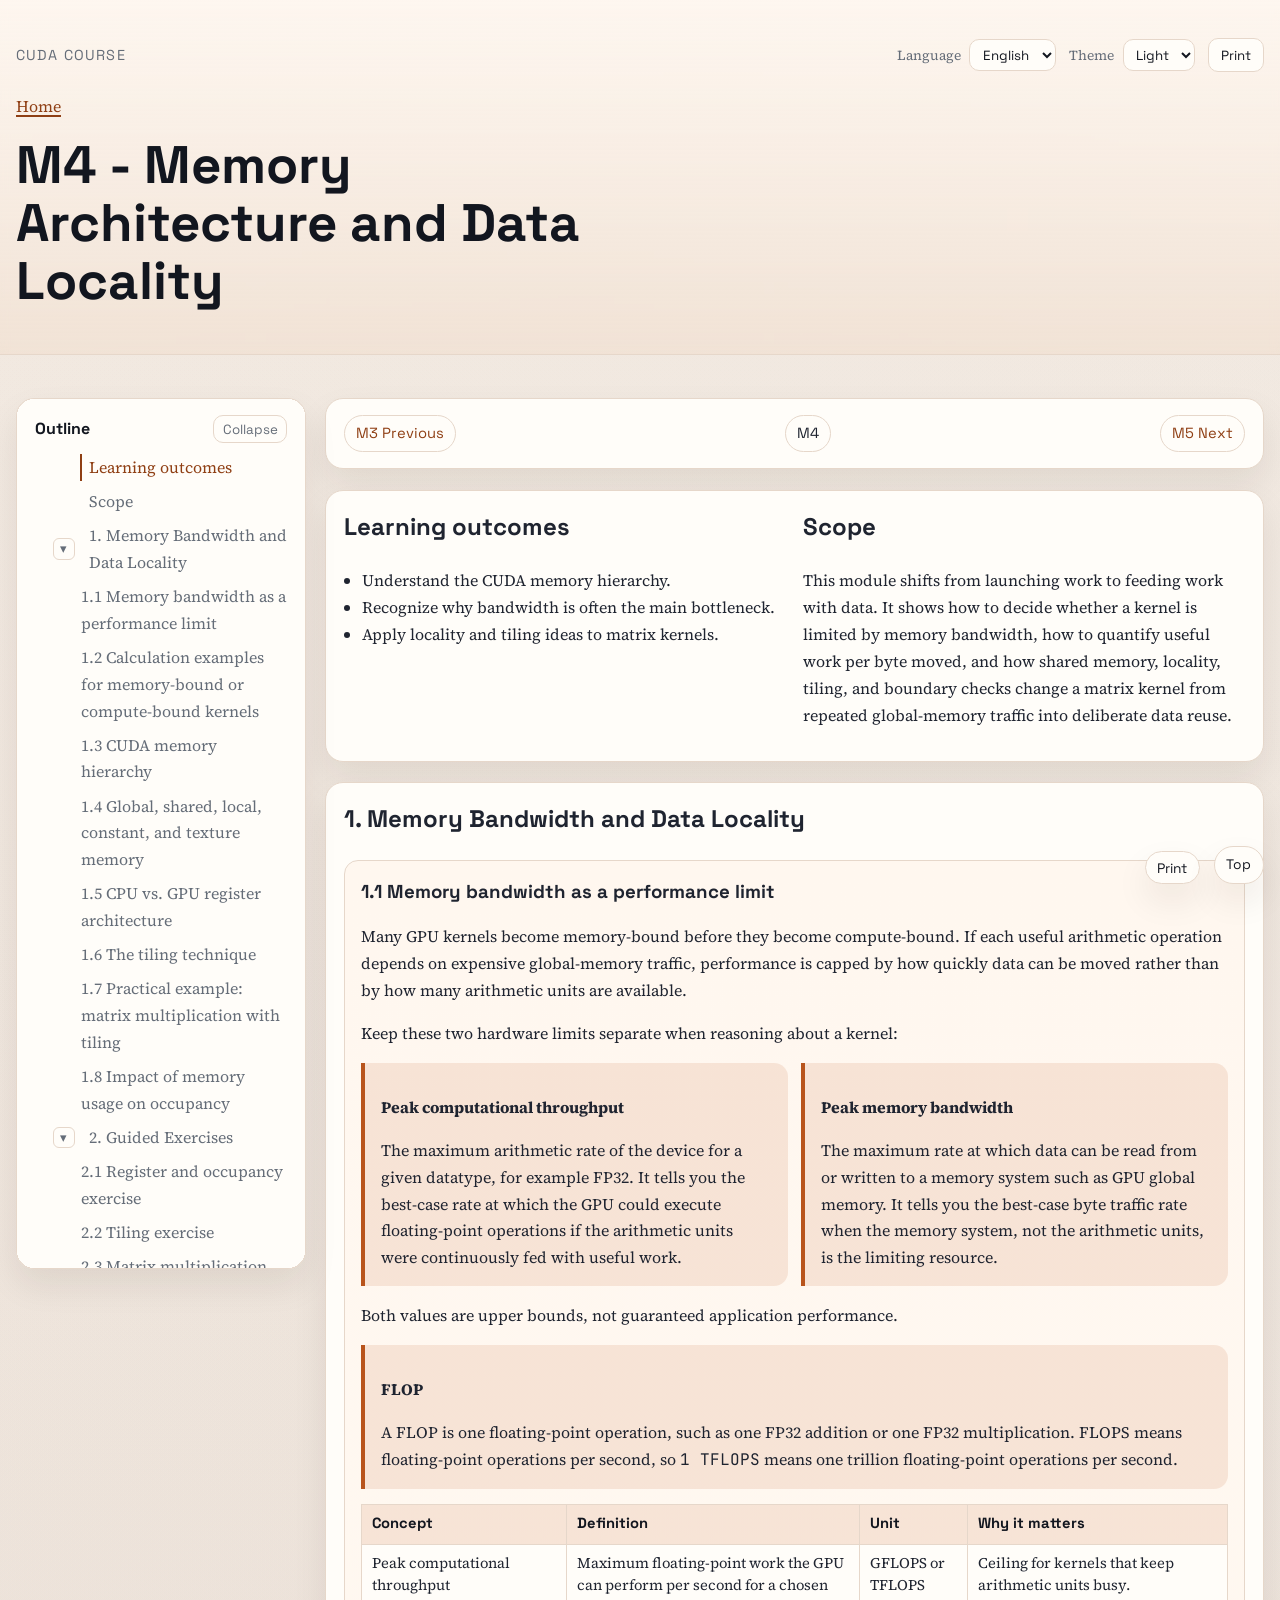
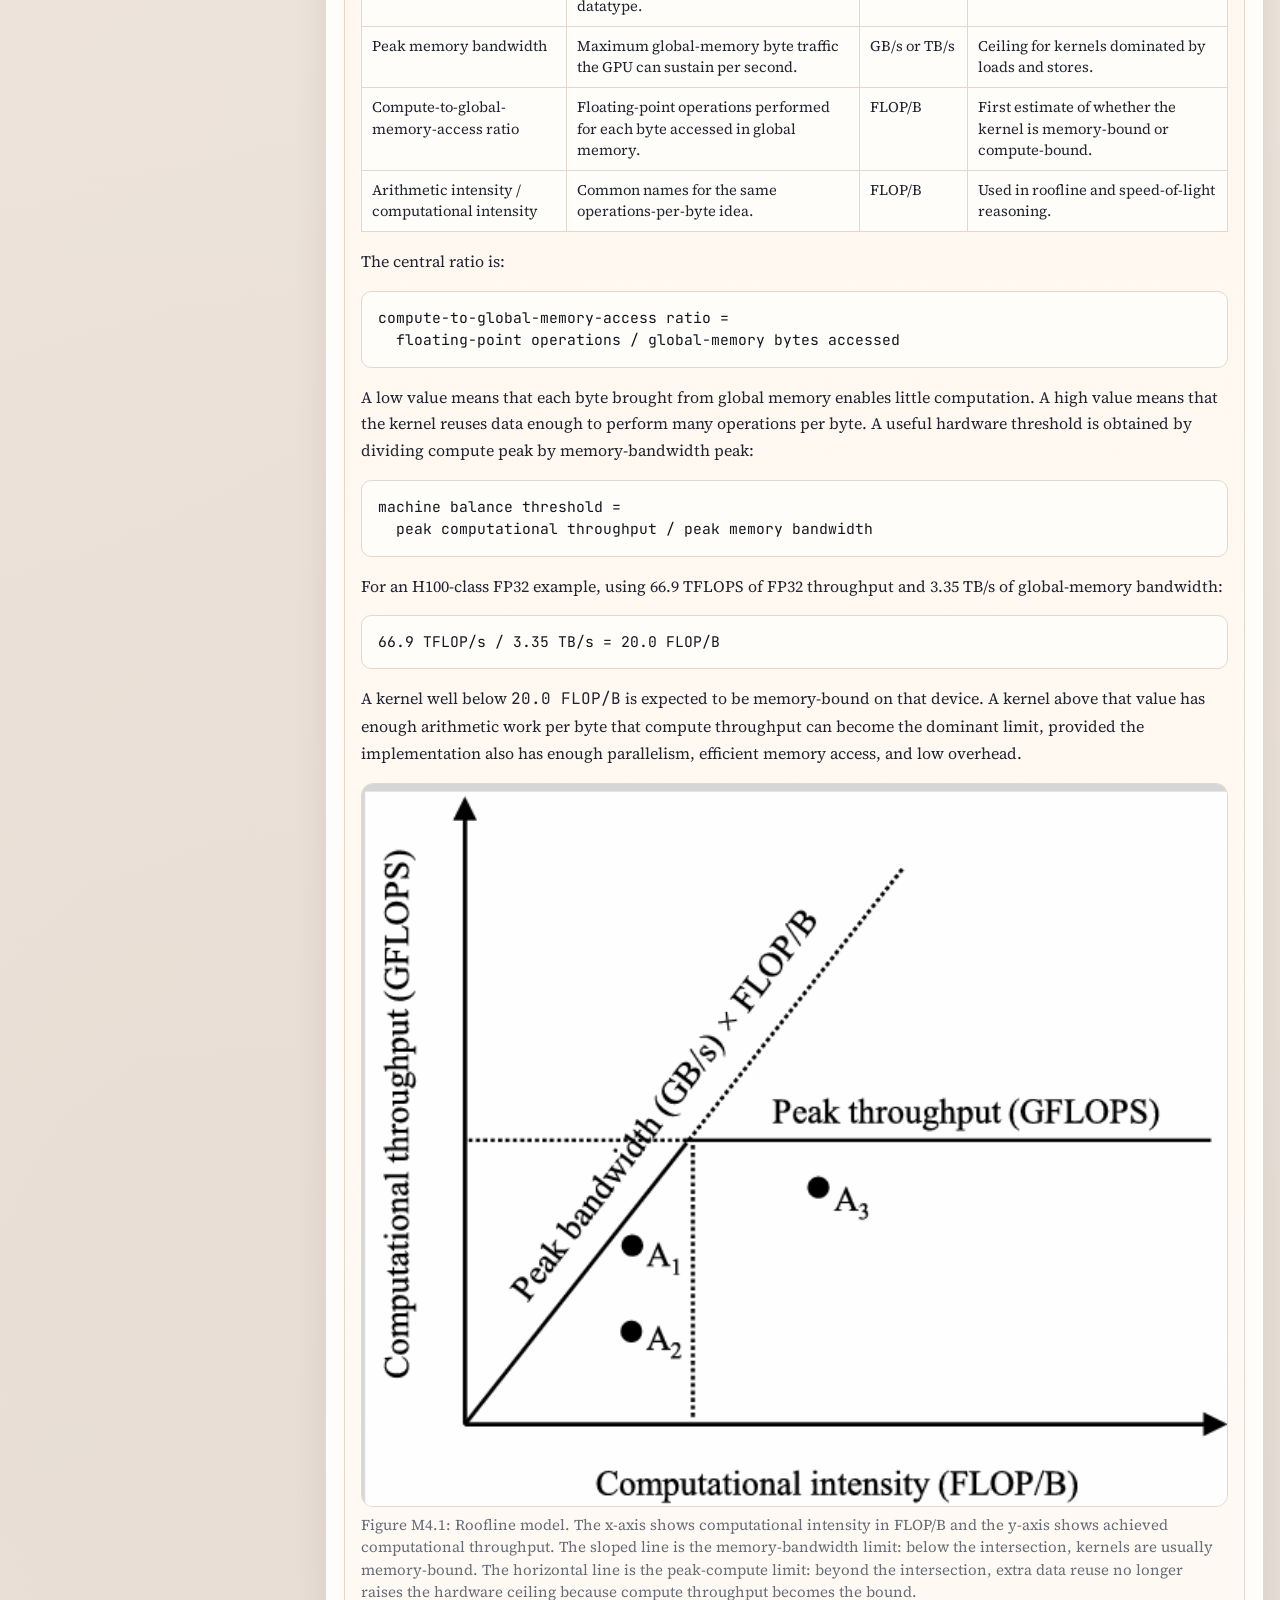
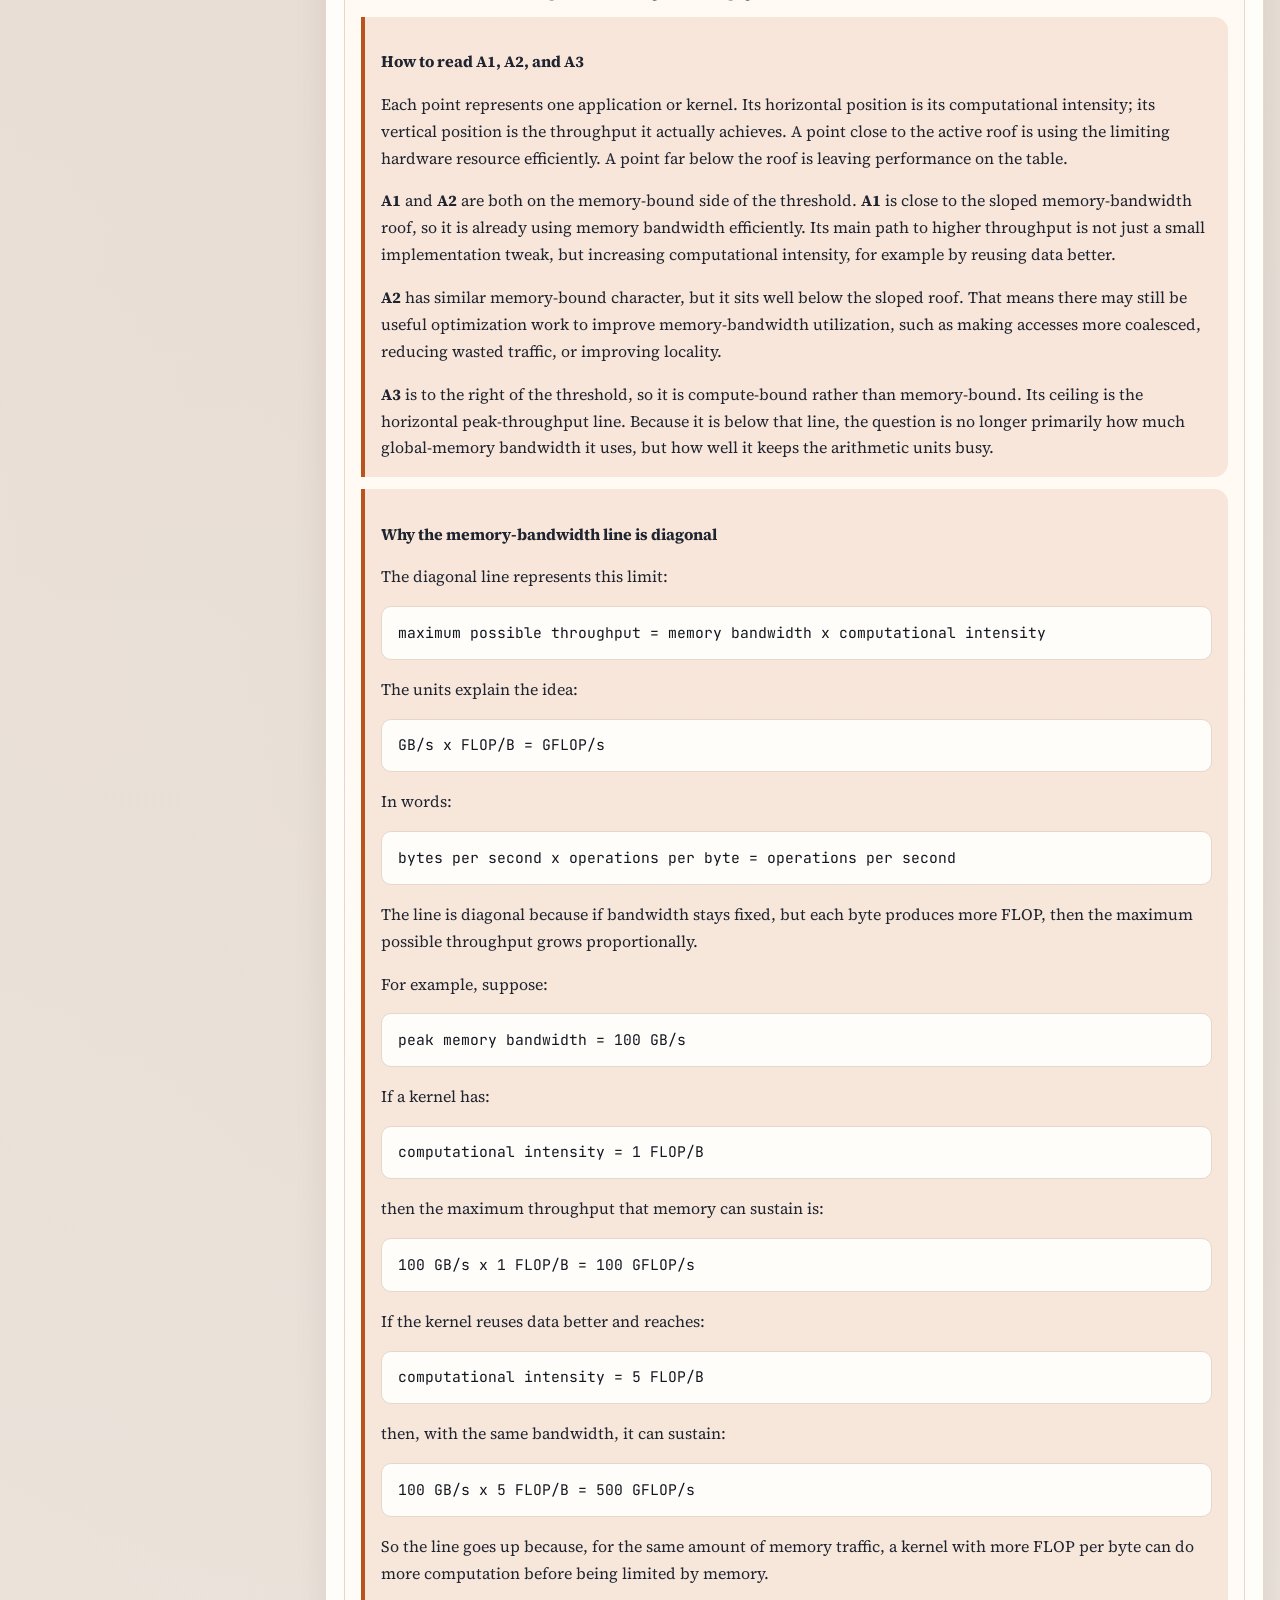
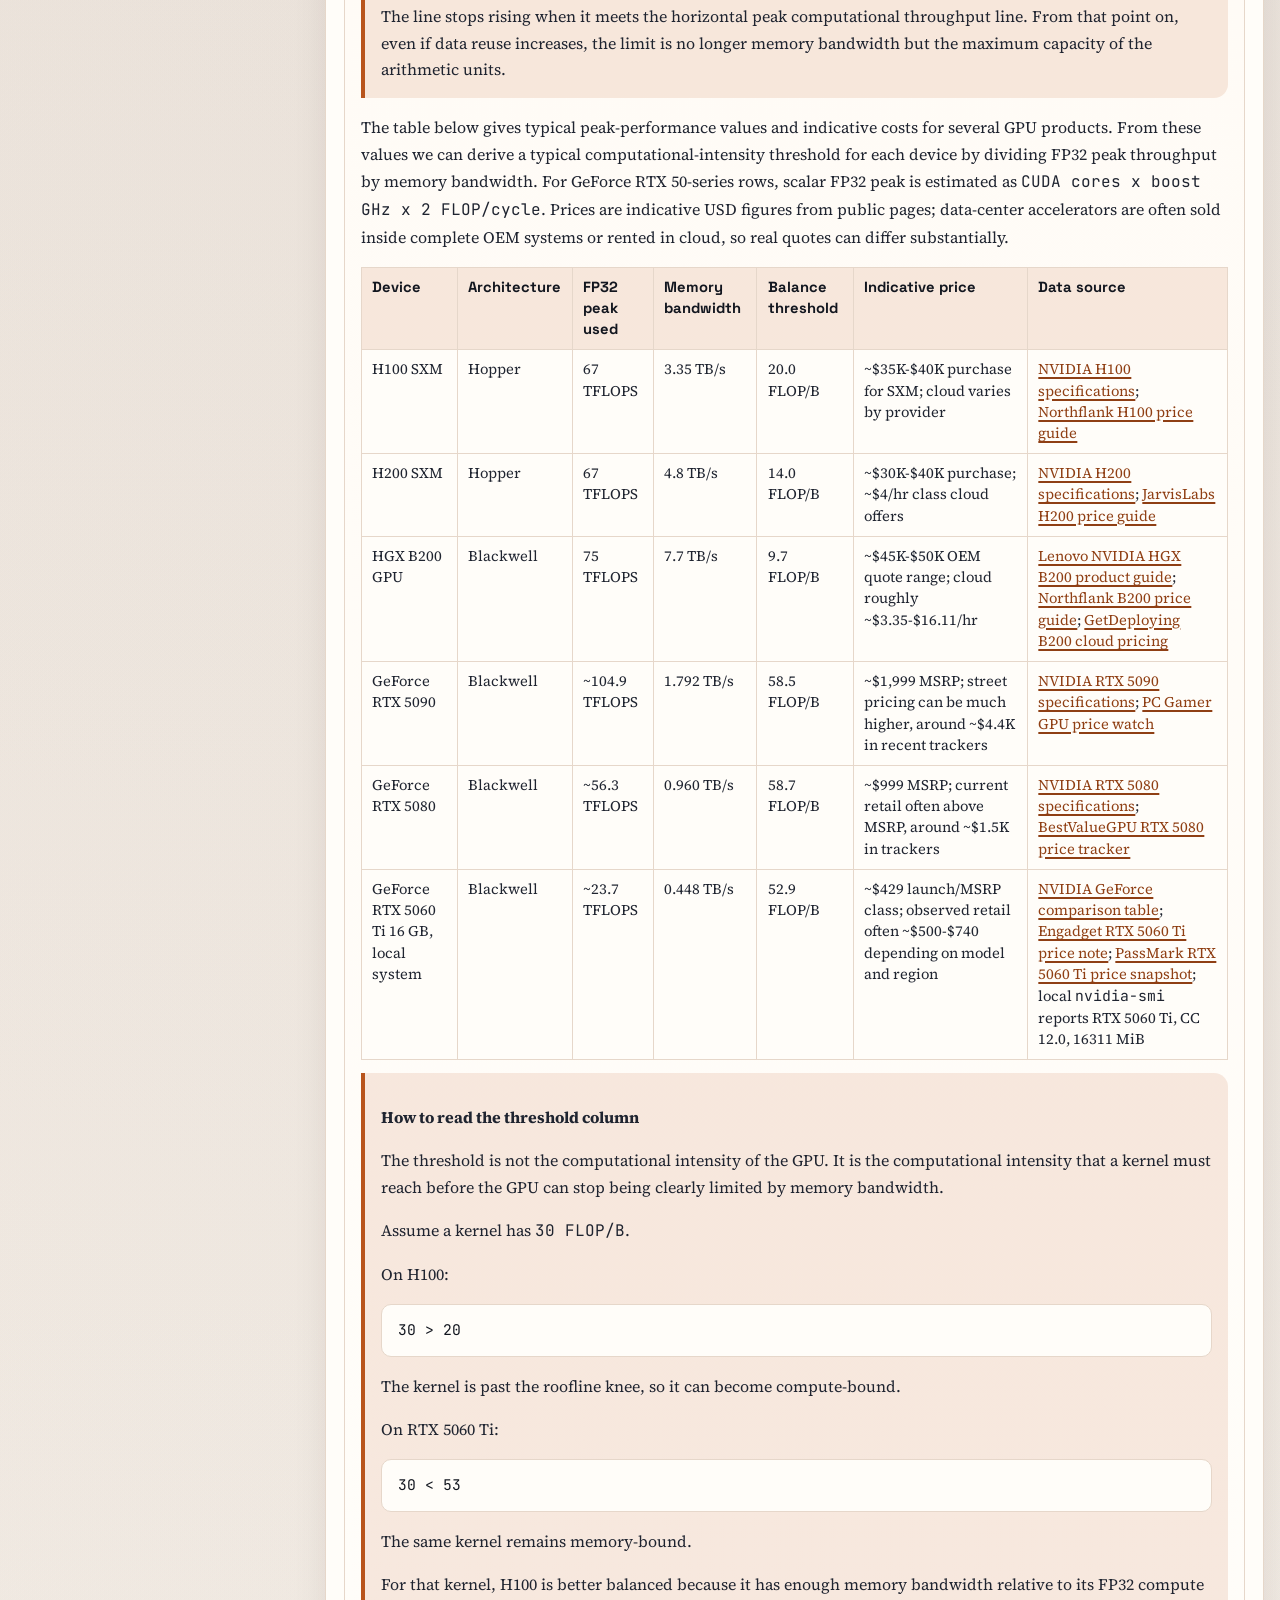
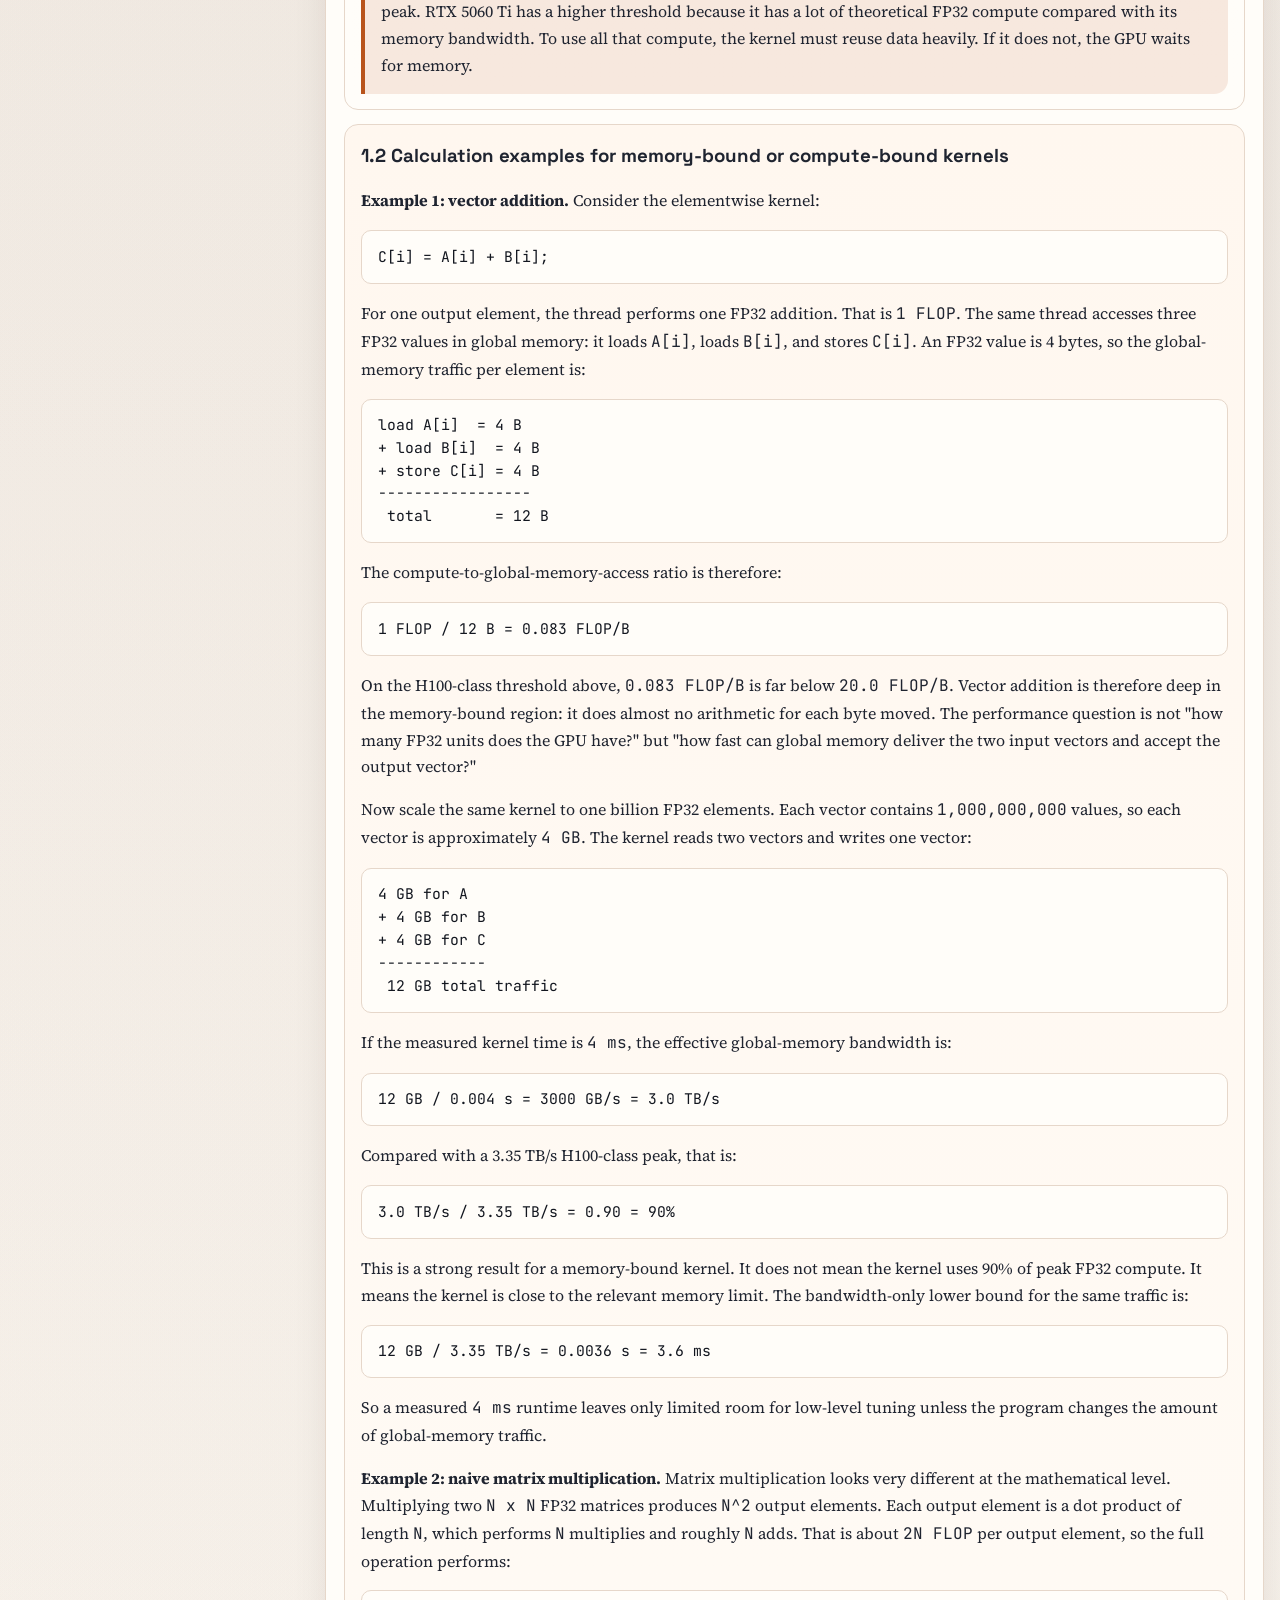
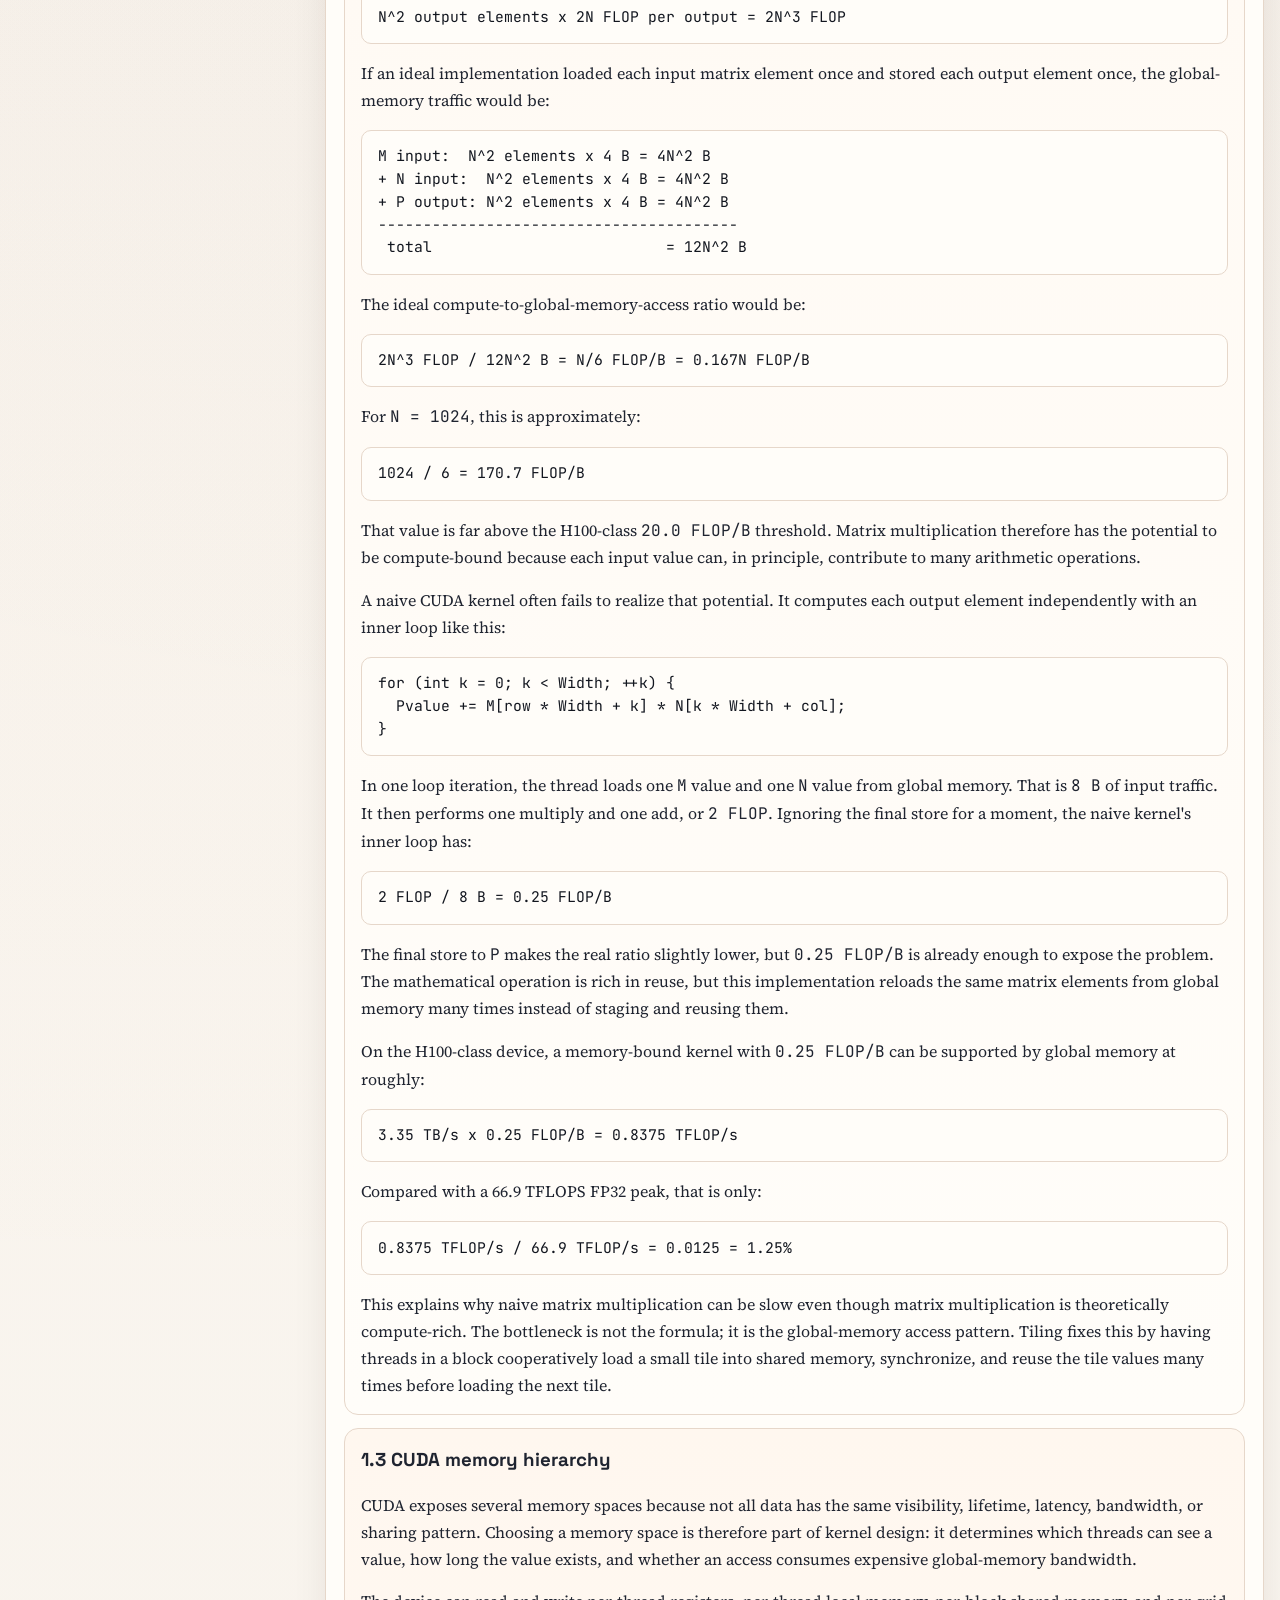
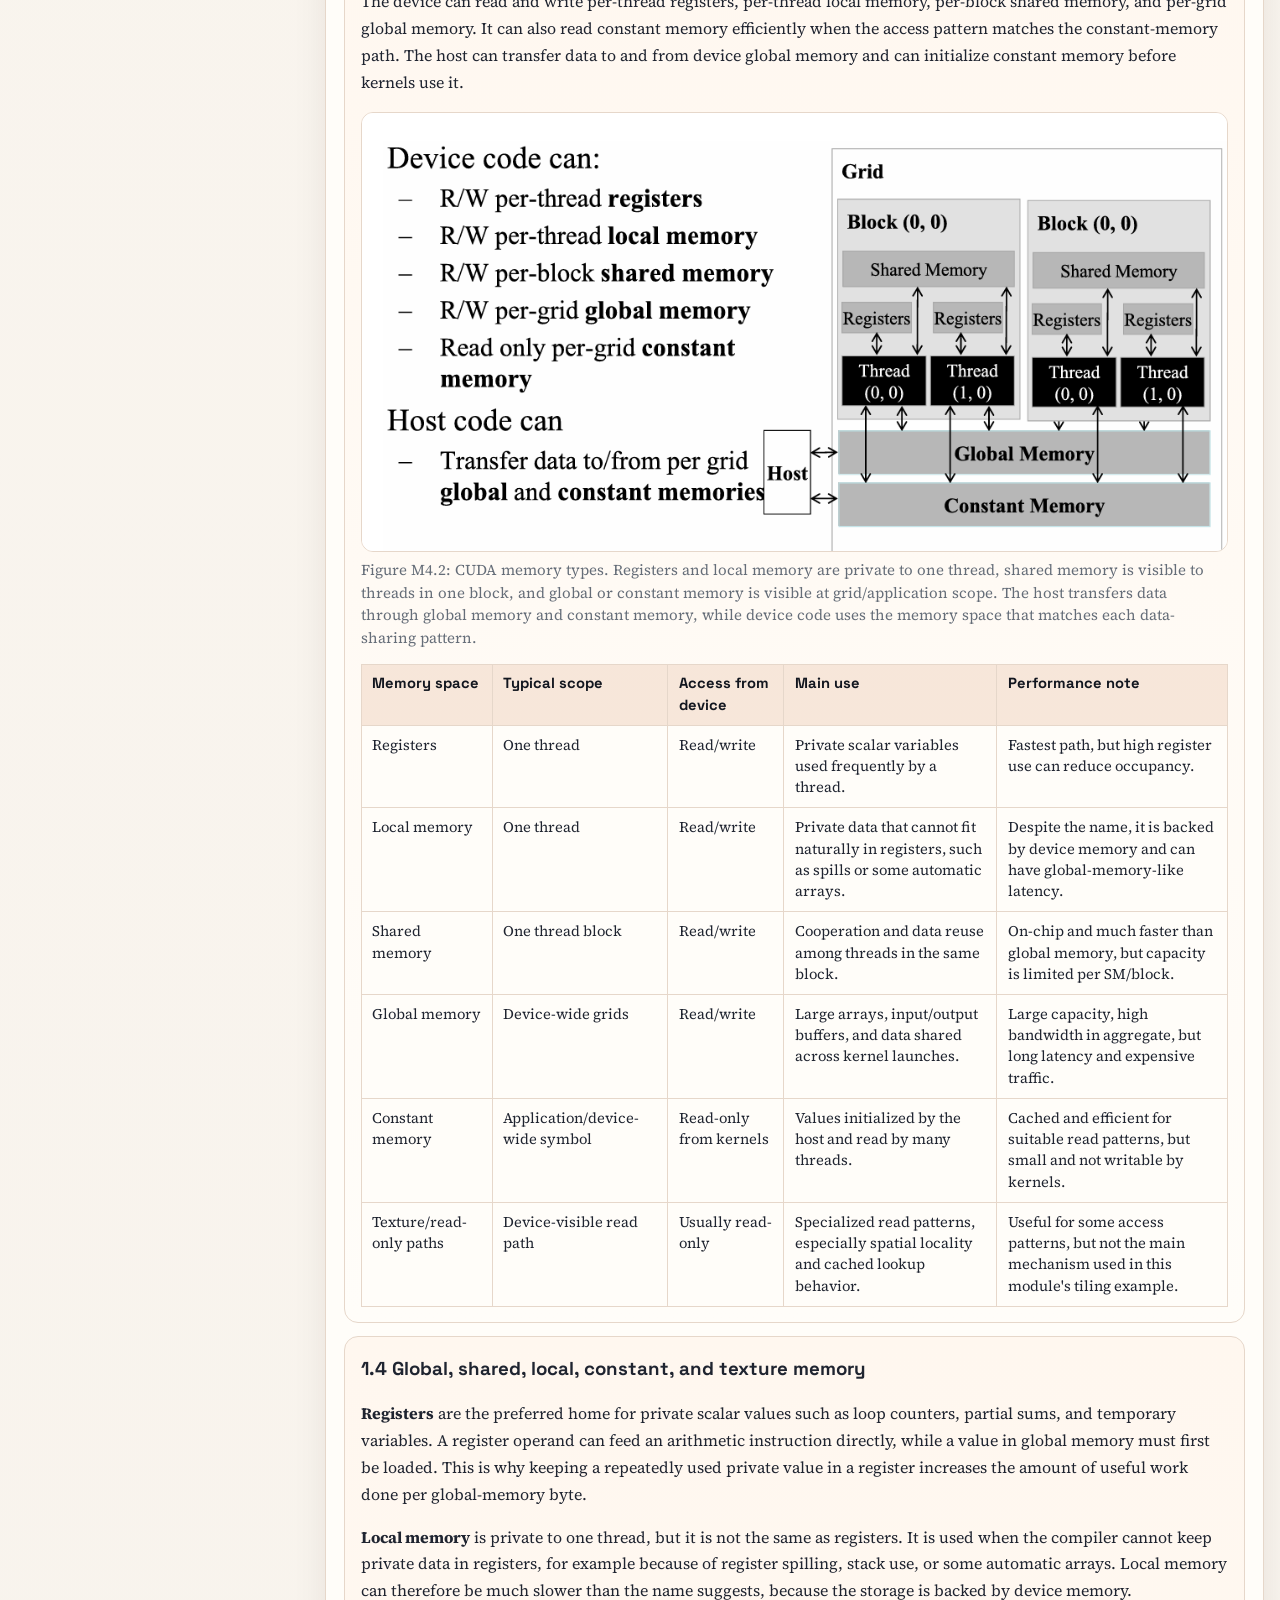
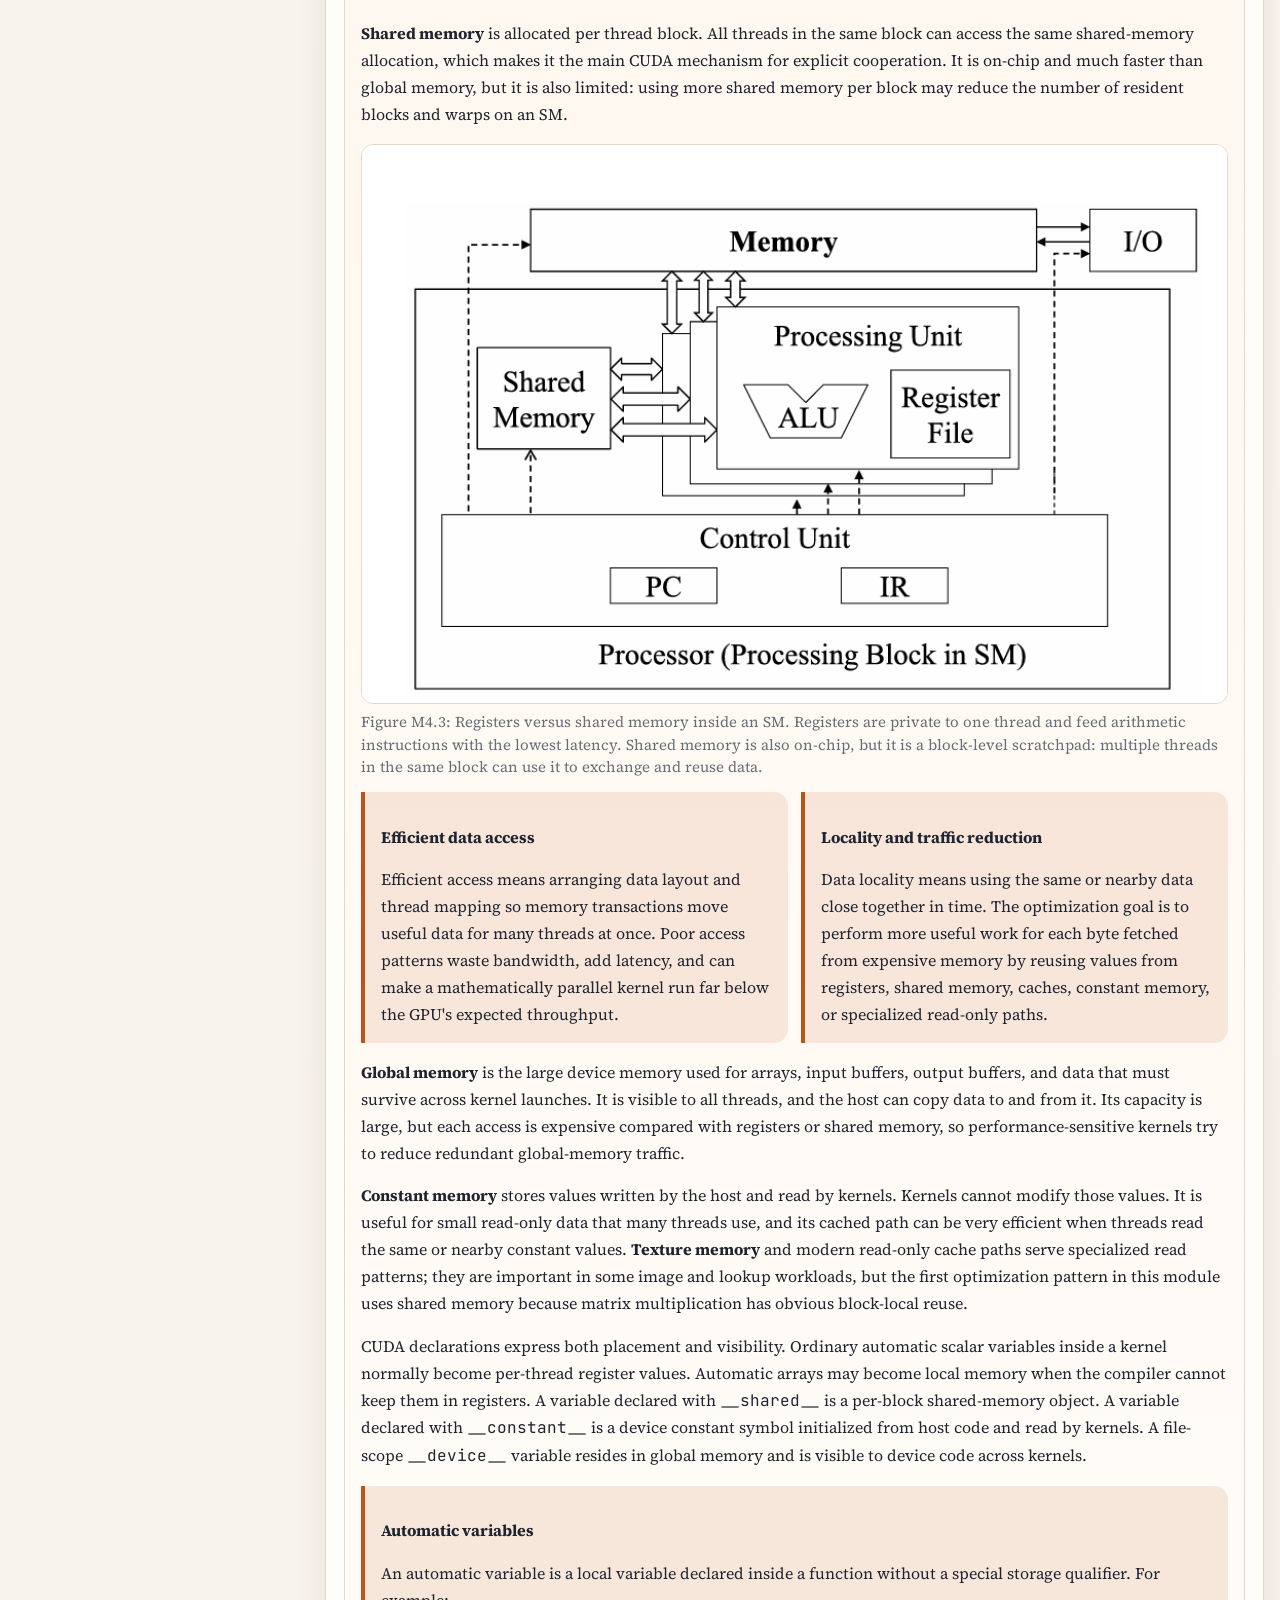
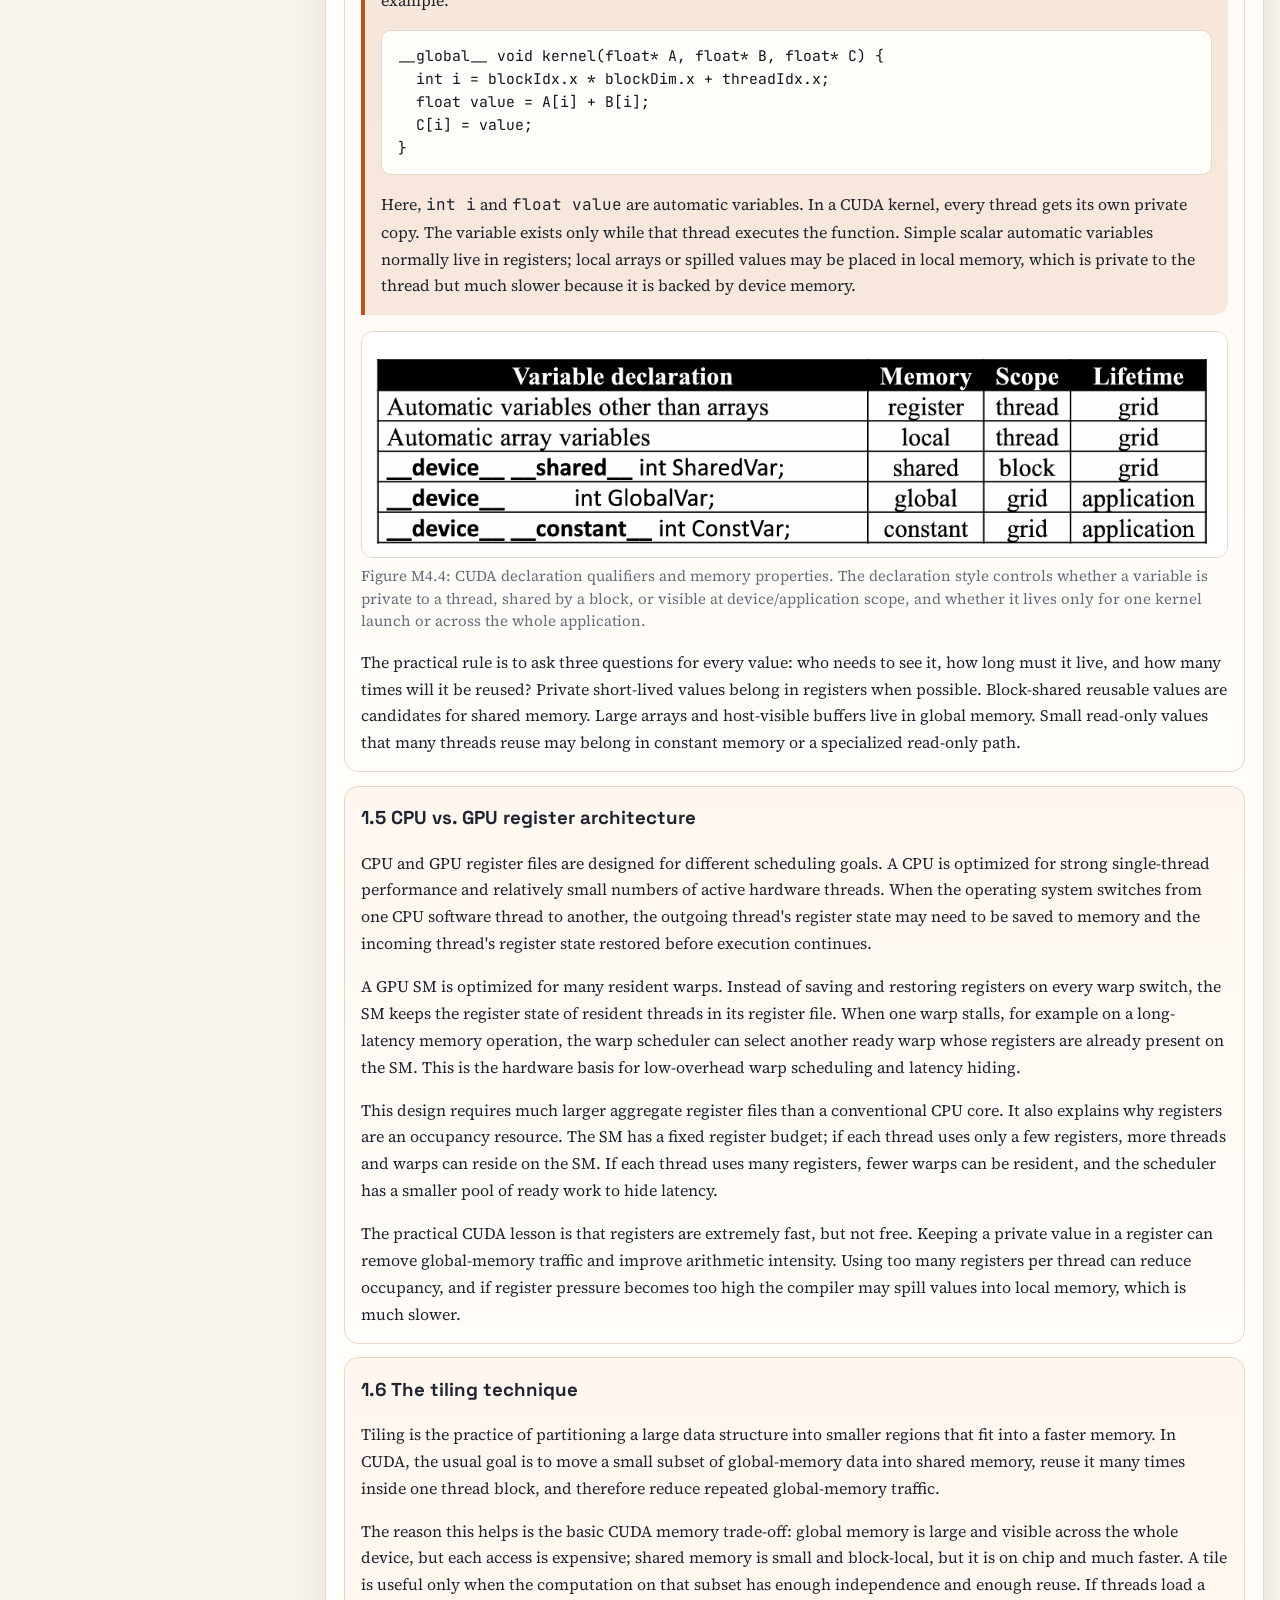
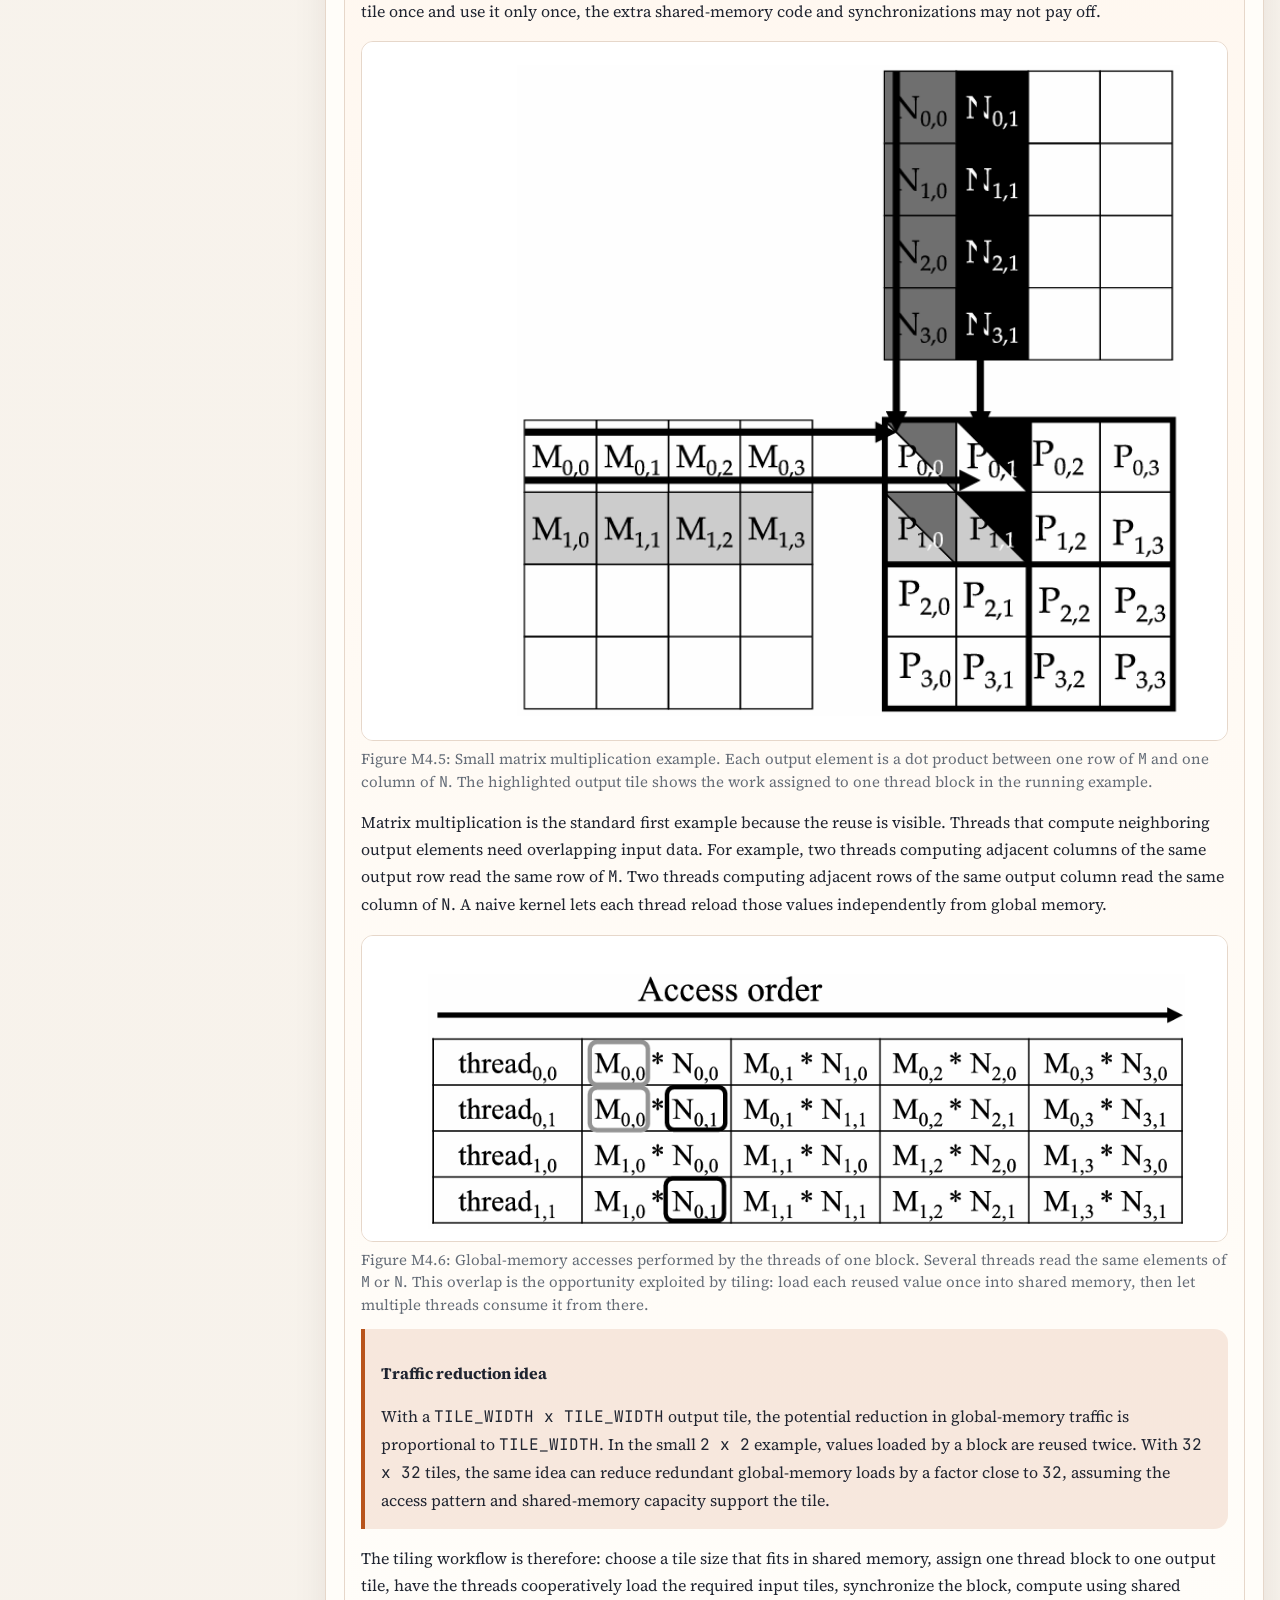
<file: site/chapters/chapter-04.html>
<!DOCTYPE html>
<html lang="en">
<head>
  <meta charset="utf-8">
  <meta name="viewport" content="width=device-width, initial-scale=1">
  <title>M4 - Memory Architecture and Data Locality</title>
  <link rel="preconnect" href="https://fonts.googleapis.com">
  <link rel="preconnect" href="https://fonts.gstatic.com" crossorigin>
  <link href="https://fonts.googleapis.com/css2?family=JetBrains+Mono:wght@400;600&family=Space+Grotesk:wght@400;500;700&family=Source+Serif+4:opsz,wght@8..60,400;8..60,600&display=swap" rel="stylesheet">
  <link rel="stylesheet" href="../assets/css/site.css">
  <script defer src="../assets/js/site.js"></script>
</head>
<body id="top" data-page-lang="en">
  <div id="google_translate_element" class="translate-host" aria-hidden="true"></div>
  <header class="site-header">
    <div class="shell">
      <section class="hero">
        <p><a href="../index.html">Home</a></p>
        <h1>M4 - Memory Architecture and Data Locality</h1>
      </section>
    </div>
  </header>
  <main class="shell module-layout">
    <aside class="panel outline-panel" aria-label="Module outline"><nav id="outline-nav"></nav></aside>
    <article class="module-main">
      <section class="panel"><nav class="module-nav" aria-label="Module navigation"><a href="chapter-03.html">M3 Previous</a><span>M4</span><a href="chapter-05.html">M5 Next</a></nav></section>
      <section class="panel info-grid">
        <div><h2>Learning outcomes</h2><ul class="meta-list"><li>Understand the CUDA memory hierarchy.</li><li>Recognize why bandwidth is often the main bottleneck.</li><li>Apply locality and tiling ideas to matrix kernels.</li></ul></div>
        <div><h2>Scope</h2><p>This module shifts from launching work to feeding work with data. It shows how to decide whether a kernel is limited by memory bandwidth, how to quantify useful work per byte moved, and how shared memory, locality, tiling, and boundary checks change a matrix kernel from repeated global-memory traffic into deliberate data reuse.</p></div>
      </section>
      <section class="panel">
        <h2>1. Memory Bandwidth and Data Locality</h2>
        <article class="subtopic">
          <h3>1.1 Memory bandwidth as a performance limit</h3>
          <p>Many GPU kernels become memory-bound before they become compute-bound. If each useful arithmetic operation depends on expensive global-memory traffic, performance is capped by how quickly data can be moved rather than by how many arithmetic units are available.</p>
          <p>Keep these two hardware limits separate when reasoning about a kernel:</p>
          <div class="callout-grid">
            <div class="callout"><p><strong>Peak computational throughput</strong></p><p>The maximum arithmetic rate of the device for a given datatype, for example FP32. It tells you the best-case rate at which the GPU could execute floating-point operations if the arithmetic units were continuously fed with useful work.</p></div>
            <div class="callout"><p><strong>Peak memory bandwidth</strong></p><p>The maximum rate at which data can be read from or written to a memory system such as GPU global memory. It tells you the best-case byte traffic rate when the memory system, not the arithmetic units, is the limiting resource.</p></div>
          </div>
          <p>Both values are upper bounds, not guaranteed application performance.</p>
          <div class="callout"><p><strong>FLOP</strong></p><p>A FLOP is one floating-point operation, such as one FP32 addition or one FP32 multiplication. FLOPS means floating-point operations per second, so <code>1 TFLOPS</code> means one trillion floating-point operations per second.</p></div>
          <div class="table-scroll"><table class="data-table"><thead><tr><th>Concept</th><th>Definition</th><th>Unit</th><th>Why it matters</th></tr></thead><tbody><tr><td>Peak computational throughput</td><td>Maximum floating-point work the GPU can perform per second for a chosen datatype.</td><td>GFLOPS or TFLOPS</td><td>Ceiling for kernels that keep arithmetic units busy.</td></tr><tr><td>Peak memory bandwidth</td><td>Maximum global-memory byte traffic the GPU can sustain per second.</td><td>GB/s or TB/s</td><td>Ceiling for kernels dominated by loads and stores.</td></tr><tr><td>Compute-to-global-memory-access ratio</td><td>Floating-point operations performed for each byte accessed in global memory.</td><td>FLOP/B</td><td>First estimate of whether the kernel is memory-bound or compute-bound.</td></tr><tr><td>Arithmetic intensity / computational intensity</td><td>Common names for the same operations-per-byte idea.</td><td>FLOP/B</td><td>Used in roofline and speed-of-light reasoning.</td></tr></tbody></table></div>
          <p>The central ratio is:</p>
          <pre class="code-listing"><code>compute-to-global-memory-access ratio =
  floating-point operations / global-memory bytes accessed</code></pre>
          <p>A low value means that each byte brought from global memory enables little computation. A high value means that the kernel reuses data enough to perform many operations per byte. A useful hardware threshold is obtained by dividing compute peak by memory-bandwidth peak:</p>
          <pre class="code-listing"><code>machine balance threshold =
  peak computational throughput / peak memory bandwidth</code></pre>
          <p>For an H100-class FP32 example, using 66.9 TFLOPS of FP32 throughput and 3.35 TB/s of global-memory bandwidth:</p>
          <pre class="code-listing"><code>66.9 TFLOP/s / 3.35 TB/s = 20.0 FLOP/B</code></pre>
          <p>A kernel well below <code>20.0 FLOP/B</code> is expected to be memory-bound on that device. A kernel above that value has enough arithmetic work per byte that compute throughput can become the dominant limit, provided the implementation also has enough parallelism, efficient memory access, and low overhead.</p>
          <figure class="module-figure" data-zoomable><img src="../assets/images/m4-cuda-device-memory-model.png" alt="Roofline model plot with computational intensity on the x-axis, computational throughput on the y-axis, a sloped memory-bandwidth limit, a horizontal peak-throughput limit, and application points A1, A2, and A3."><figcaption>Figure M4.1: Roofline model. The x-axis shows computational intensity in FLOP/B and the y-axis shows achieved computational throughput. The sloped line is the memory-bandwidth limit: below the intersection, kernels are usually memory-bound. The horizontal line is the peak-compute limit: beyond the intersection, extra data reuse no longer raises the hardware ceiling because compute throughput becomes the bound.</figcaption></figure>
          <div class="callout"><p><strong>How to read A1, A2, and A3</strong></p><p>Each point represents one application or kernel. Its horizontal position is its computational intensity; its vertical position is the throughput it actually achieves. A point close to the active roof is using the limiting hardware resource efficiently. A point far below the roof is leaving performance on the table.</p><p><strong>A1</strong> and <strong>A2</strong> are both on the memory-bound side of the threshold. <strong>A1</strong> is close to the sloped memory-bandwidth roof, so it is already using memory bandwidth efficiently. Its main path to higher throughput is not just a small implementation tweak, but increasing computational intensity, for example by reusing data better.</p><p><strong>A2</strong> has similar memory-bound character, but it sits well below the sloped roof. That means there may still be useful optimization work to improve memory-bandwidth utilization, such as making accesses more coalesced, reducing wasted traffic, or improving locality.</p><p><strong>A3</strong> is to the right of the threshold, so it is compute-bound rather than memory-bound. Its ceiling is the horizontal peak-throughput line. Because it is below that line, the question is no longer primarily how much global-memory bandwidth it uses, but how well it keeps the arithmetic units busy.</p></div>
          <div class="callout"><p><strong>Why the memory-bandwidth line is diagonal</strong></p><p>The diagonal line represents this limit:</p><pre class="code-listing"><code>maximum possible throughput = memory bandwidth x computational intensity</code></pre><p>The units explain the idea:</p><pre class="code-listing"><code>GB/s x FLOP/B = GFLOP/s</code></pre><p>In words:</p><pre class="code-listing"><code>bytes per second x operations per byte = operations per second</code></pre><p>The line is diagonal because if bandwidth stays fixed, but each byte produces more FLOP, then the maximum possible throughput grows proportionally.</p><p>For example, suppose:</p><pre class="code-listing"><code>peak memory bandwidth = 100 GB/s</code></pre><p>If a kernel has:</p><pre class="code-listing"><code>computational intensity = 1 FLOP/B</code></pre><p>then the maximum throughput that memory can sustain is:</p><pre class="code-listing"><code>100 GB/s x 1 FLOP/B = 100 GFLOP/s</code></pre><p>If the kernel reuses data better and reaches:</p><pre class="code-listing"><code>computational intensity = 5 FLOP/B</code></pre><p>then, with the same bandwidth, it can sustain:</p><pre class="code-listing"><code>100 GB/s x 5 FLOP/B = 500 GFLOP/s</code></pre><p>So the line goes up because, for the same amount of memory traffic, a kernel with more FLOP per byte can do more computation before being limited by memory.</p><p>The line stops rising when it meets the horizontal peak computational throughput line. From that point on, even if data reuse increases, the limit is no longer memory bandwidth but the maximum capacity of the arithmetic units.</p></div>
          <p>The table below gives typical peak-performance values and indicative costs for several GPU products. From these values we can derive a typical computational-intensity threshold for each device by dividing FP32 peak throughput by memory bandwidth. For GeForce RTX 50-series rows, scalar FP32 peak is estimated as <code>CUDA cores x boost GHz x 2 FLOP/cycle</code>. Prices are indicative USD figures from public pages; data-center accelerators are often sold inside complete OEM systems or rented in cloud, so real quotes can differ substantially.</p>
          <div class="table-scroll"><table class="data-table"><thead><tr><th>Device</th><th>Architecture</th><th>FP32 peak used</th><th>Memory bandwidth</th><th>Balance threshold</th><th>Indicative price</th><th>Data source</th></tr></thead><tbody><tr><td>H100 SXM</td><td>Hopper</td><td>67 TFLOPS</td><td>3.35 TB/s</td><td>20.0 FLOP/B</td><td>~$35K-$40K purchase for SXM; cloud varies by provider</td><td><a href="https://www.nvidia.com/en-us/data-center/h100/" target="_blank" rel="noopener noreferrer">NVIDIA H100 specifications</a>; <a href="https://northflank.com/blog/how-much-does-an-nvidia-h100-gpu-cost" target="_blank" rel="noopener noreferrer">Northflank H100 price guide</a></td></tr><tr><td>H200 SXM</td><td>Hopper</td><td>67 TFLOPS</td><td>4.8 TB/s</td><td>14.0 FLOP/B</td><td>~$30K-$40K purchase; ~$4/hr class cloud offers</td><td><a href="https://www.nvidia.com/en-us/data-center/h200/" target="_blank" rel="noopener noreferrer">NVIDIA H200 specifications</a>; <a href="https://jarvislabs.ai/blog/h200-price" target="_blank" rel="noopener noreferrer">JarvisLabs H200 price guide</a></td></tr><tr><td>HGX B200 GPU</td><td>Blackwell</td><td>75 TFLOPS</td><td>7.7 TB/s</td><td>9.7 FLOP/B</td><td>~$45K-$50K OEM quote range; cloud roughly ~$3.35-$16.11/hr</td><td><a href="https://lenovopress.lenovo.com/lp2226-thinksystem-nvidia-b200-180gb-1000w-gpu" target="_blank" rel="noopener noreferrer">Lenovo NVIDIA HGX B200 product guide</a>; <a href="https://northflank.com/blog/how-much-does-an-nvidia-b200-gpu-cost" target="_blank" rel="noopener noreferrer">Northflank B200 price guide</a>; <a href="https://getdeploying.com/gpus/nvidia-b200" target="_blank" rel="noopener noreferrer">GetDeploying B200 cloud pricing</a></td></tr><tr><td>GeForce RTX 5090</td><td>Blackwell</td><td>~104.9 TFLOPS</td><td>1.792 TB/s</td><td>58.5 FLOP/B</td><td>~$1,999 MSRP; street pricing can be much higher, around ~$4.4K in recent trackers</td><td><a href="https://www.nvidia.com/en-us/geforce/graphics-cards/50-series/rtx-5090/" target="_blank" rel="noopener noreferrer">NVIDIA RTX 5090 specifications</a>; <a href="https://www.pcgamer.com/hardware/graphics-cards/graphics-card-price-watch-deals/" target="_blank" rel="noopener noreferrer">PC Gamer GPU price watch</a></td></tr><tr><td>GeForce RTX 5080</td><td>Blackwell</td><td>~56.3 TFLOPS</td><td>0.960 TB/s</td><td>58.7 FLOP/B</td><td>~$999 MSRP; current retail often above MSRP, around ~$1.5K in trackers</td><td><a href="https://www.nvidia.com/en-us/geforce/graphics-cards/50-series/rtx-5080/" target="_blank" rel="noopener noreferrer">NVIDIA RTX 5080 specifications</a>; <a href="https://bestvaluegpu.com/history/new-and-used-rtx-5080-price-history-and-specs/" target="_blank" rel="noopener noreferrer">BestValueGPU RTX 5080 price tracker</a></td></tr><tr><td>GeForce RTX 5060 Ti 16 GB, local system</td><td>Blackwell</td><td>~23.7 TFLOPS</td><td>0.448 TB/s</td><td>52.9 FLOP/B</td><td>~$429 launch/MSRP class; observed retail often ~$500-$740 depending on model and region</td><td><a href="https://www.nvidia.com/en-us/geforce/graphics-cards/compare/?section=compare-20" target="_blank" rel="noopener noreferrer">NVIDIA GeForce comparison table</a>; <a href="https://www.engadget.com/gaming/pc/nvidia-rtx-5060-ti-16gb-review-a-solid-semi-budget-gpu-for-429-but-good-luck-scoring-that-price-130058124.html" target="_blank" rel="noopener noreferrer">Engadget RTX 5060 Ti price note</a>; <a href="https://www.videocardbenchmark.net/gpu.php?gpu=GeForce+RTX+5060+Ti+16GB&id=6160" target="_blank" rel="noopener noreferrer">PassMark RTX 5060 Ti price snapshot</a>; local <code>nvidia-smi</code> reports RTX 5060 Ti, CC 12.0, 16311 MiB</td></tr></tbody></table></div>
          <div class="callout"><p><strong>How to read the threshold column</strong></p><p>The threshold is not the computational intensity of the GPU. It is the computational intensity that a kernel must reach before the GPU can stop being clearly limited by memory bandwidth.</p><p>Assume a kernel has <code>30 FLOP/B</code>.</p><p>On H100:</p><pre class="code-listing"><code>30 &gt; 20</code></pre><p>The kernel is past the roofline knee, so it can become compute-bound.</p><p>On RTX 5060 Ti:</p><pre class="code-listing"><code>30 &lt; 53</code></pre><p>The same kernel remains memory-bound.</p><p>For that kernel, H100 is better balanced because it has enough memory bandwidth relative to its FP32 compute peak. RTX 5060 Ti has a higher threshold because it has a lot of theoretical FP32 compute compared with its memory bandwidth. To use all that compute, the kernel must reuse data heavily. If it does not, the GPU waits for memory.</p></div>
        </article>
        <article class="subtopic">
          <h3>1.2 Calculation examples for memory-bound or compute-bound kernels</h3>
          <p><strong>Example 1: vector addition.</strong> Consider the elementwise kernel:</p>
          <pre class="code-listing"><code>C[i] = A[i] + B[i];</code></pre>
          <p>For one output element, the thread performs one FP32 addition. That is <code>1 FLOP</code>. The same thread accesses three FP32 values in global memory: it loads <code>A[i]</code>, loads <code>B[i]</code>, and stores <code>C[i]</code>. An FP32 value is 4 bytes, so the global-memory traffic per element is:</p>
          <pre class="code-listing"><code>load A[i]  = 4 B
+ load B[i]  = 4 B
+ store C[i] = 4 B
-----------------
 total       = 12 B</code></pre>
          <p>The compute-to-global-memory-access ratio is therefore:</p>
          <pre class="code-listing"><code>1 FLOP / 12 B = 0.083 FLOP/B</code></pre>
          <p>On the H100-class threshold above, <code>0.083 FLOP/B</code> is far below <code>20.0 FLOP/B</code>. Vector addition is therefore deep in the memory-bound region: it does almost no arithmetic for each byte moved. The performance question is not "how many FP32 units does the GPU have?" but "how fast can global memory deliver the two input vectors and accept the output vector?"</p>
          <p>Now scale the same kernel to one billion FP32 elements. Each vector contains <code>1,000,000,000</code> values, so each vector is approximately <code>4 GB</code>. The kernel reads two vectors and writes one vector:</p>
          <pre class="code-listing"><code>4 GB for A
+ 4 GB for B
+ 4 GB for C
------------
 12 GB total traffic</code></pre>
          <p>If the measured kernel time is <code>4 ms</code>, the effective global-memory bandwidth is:</p>
          <pre class="code-listing"><code>12 GB / 0.004 s = 3000 GB/s = 3.0 TB/s</code></pre>
          <p>Compared with a 3.35 TB/s H100-class peak, that is:</p>
          <pre class="code-listing"><code>3.0 TB/s / 3.35 TB/s = 0.90 = 90%</code></pre>
          <p>This is a strong result for a memory-bound kernel. It does not mean the kernel uses 90% of peak FP32 compute. It means the kernel is close to the relevant memory limit. The bandwidth-only lower bound for the same traffic is:</p>
          <pre class="code-listing"><code>12 GB / 3.35 TB/s = 0.0036 s = 3.6 ms</code></pre>
          <p>So a measured <code>4 ms</code> runtime leaves only limited room for low-level tuning unless the program changes the amount of global-memory traffic.</p>
          <p><strong>Example 2: naive matrix multiplication.</strong> Matrix multiplication looks very different at the mathematical level. Multiplying two <code>N x N</code> FP32 matrices produces <code>N^2</code> output elements. Each output element is a dot product of length <code>N</code>, which performs <code>N</code> multiplies and roughly <code>N</code> adds. That is about <code>2N FLOP</code> per output element, so the full operation performs:</p>
          <pre class="code-listing"><code>N^2 output elements x 2N FLOP per output = 2N^3 FLOP</code></pre>
          <p>If an ideal implementation loaded each input matrix element once and stored each output element once, the global-memory traffic would be:</p>
          <pre class="code-listing"><code>M input:  N^2 elements x 4 B = 4N^2 B
+ N input:  N^2 elements x 4 B = 4N^2 B
+ P output: N^2 elements x 4 B = 4N^2 B
----------------------------------------
 total                          = 12N^2 B</code></pre>
          <p>The ideal compute-to-global-memory-access ratio would be:</p>
          <pre class="code-listing"><code>2N^3 FLOP / 12N^2 B = N/6 FLOP/B = 0.167N FLOP/B</code></pre>
          <p>For <code>N = 1024</code>, this is approximately:</p>
          <pre class="code-listing"><code>1024 / 6 = 170.7 FLOP/B</code></pre>
          <p>That value is far above the H100-class <code>20.0 FLOP/B</code> threshold. Matrix multiplication therefore has the potential to be compute-bound because each input value can, in principle, contribute to many arithmetic operations.</p>
          <p>A naive CUDA kernel often fails to realize that potential. It computes each output element independently with an inner loop like this:</p>
          <pre class="code-listing"><code>for (int k = 0; k &lt; Width; ++k) {
  Pvalue += M[row * Width + k] * N[k * Width + col];
}</code></pre>
          <p>In one loop iteration, the thread loads one <code>M</code> value and one <code>N</code> value from global memory. That is <code>8 B</code> of input traffic. It then performs one multiply and one add, or <code>2 FLOP</code>. Ignoring the final store for a moment, the naive kernel's inner loop has:</p>
          <pre class="code-listing"><code>2 FLOP / 8 B = 0.25 FLOP/B</code></pre>
          <p>The final store to <code>P</code> makes the real ratio slightly lower, but <code>0.25 FLOP/B</code> is already enough to expose the problem. The mathematical operation is rich in reuse, but this implementation reloads the same matrix elements from global memory many times instead of staging and reusing them.</p>
          <p>On the H100-class device, a memory-bound kernel with <code>0.25 FLOP/B</code> can be supported by global memory at roughly:</p>
          <pre class="code-listing"><code>3.35 TB/s x 0.25 FLOP/B = 0.8375 TFLOP/s</code></pre>
          <p>Compared with a 66.9 TFLOPS FP32 peak, that is only:</p>
          <pre class="code-listing"><code>0.8375 TFLOP/s / 66.9 TFLOP/s = 0.0125 = 1.25%</code></pre>
          <p>This explains why naive matrix multiplication can be slow even though matrix multiplication is theoretically compute-rich. The bottleneck is not the formula; it is the global-memory access pattern. Tiling fixes this by having threads in a block cooperatively load a small tile into shared memory, synchronize, and reuse the tile values many times before loading the next tile.</p>
        </article>
        <article class="subtopic"><h3>1.3 CUDA memory hierarchy</h3><p>CUDA exposes several memory spaces because not all data has the same visibility, lifetime, latency, bandwidth, or sharing pattern. Choosing a memory space is therefore part of kernel design: it determines which threads can see a value, how long the value exists, and whether an access consumes expensive global-memory bandwidth.</p><p>The device can read and write per-thread registers, per-thread local memory, per-block shared memory, and per-grid global memory. It can also read constant memory efficiently when the access pattern matches the constant-memory path. The host can transfer data to and from device global memory and can initialize constant memory before kernels use it.</p><figure class="module-figure" data-zoomable><img src="../assets/images/m4-cuda-memory-types.png" alt="CUDA memory types showing per-thread registers and local memory, per-block shared memory, per-grid global memory, per-grid constant memory, and host transfers to global and constant memory."><figcaption>Figure M4.2: CUDA memory types. Registers and local memory are private to one thread, shared memory is visible to threads in one block, and global or constant memory is visible at grid/application scope. The host transfers data through global memory and constant memory, while device code uses the memory space that matches each data-sharing pattern.</figcaption></figure><div class="table-scroll"><table class="data-table"><thead><tr><th>Memory space</th><th>Typical scope</th><th>Access from device</th><th>Main use</th><th>Performance note</th></tr></thead><tbody><tr><td>Registers</td><td>One thread</td><td>Read/write</td><td>Private scalar variables used frequently by a thread.</td><td>Fastest path, but high register use can reduce occupancy.</td></tr><tr><td>Local memory</td><td>One thread</td><td>Read/write</td><td>Private data that cannot fit naturally in registers, such as spills or some automatic arrays.</td><td>Despite the name, it is backed by device memory and can have global-memory-like latency.</td></tr><tr><td>Shared memory</td><td>One thread block</td><td>Read/write</td><td>Cooperation and data reuse among threads in the same block.</td><td>On-chip and much faster than global memory, but capacity is limited per SM/block.</td></tr><tr><td>Global memory</td><td>Device-wide grids</td><td>Read/write</td><td>Large arrays, input/output buffers, and data shared across kernel launches.</td><td>Large capacity, high bandwidth in aggregate, but long latency and expensive traffic.</td></tr><tr><td>Constant memory</td><td>Application/device-wide symbol</td><td>Read-only from kernels</td><td>Values initialized by the host and read by many threads.</td><td>Cached and efficient for suitable read patterns, but small and not writable by kernels.</td></tr><tr><td>Texture/read-only paths</td><td>Device-visible read path</td><td>Usually read-only</td><td>Specialized read patterns, especially spatial locality and cached lookup behavior.</td><td>Useful for some access patterns, but not the main mechanism used in this module's tiling example.</td></tr></tbody></table></div></article>
        <article class="subtopic"><h3>1.4 Global, shared, local, constant, and texture memory</h3><p><strong>Registers</strong> are the preferred home for private scalar values such as loop counters, partial sums, and temporary variables. A register operand can feed an arithmetic instruction directly, while a value in global memory must first be loaded. This is why keeping a repeatedly used private value in a register increases the amount of useful work done per global-memory byte.</p><p><strong>Local memory</strong> is private to one thread, but it is not the same as registers. It is used when the compiler cannot keep private data in registers, for example because of register spilling, stack use, or some automatic arrays. Local memory can therefore be much slower than the name suggests, because the storage is backed by device memory.</p><p><strong>Shared memory</strong> is allocated per thread block. All threads in the same block can access the same shared-memory allocation, which makes it the main CUDA mechanism for explicit cooperation. It is on-chip and much faster than global memory, but it is also limited: using more shared memory per block may reduce the number of resident blocks and warps on an SM.</p><figure class="module-figure" data-zoomable><img src="../assets/images/m4-shared-memory-vs-registers.png" alt="Streaming multiprocessor diagram comparing per-thread registers with a block-level shared memory region accessible by several processing units."><figcaption>Figure M4.3: Registers versus shared memory inside an SM. Registers are private to one thread and feed arithmetic instructions with the lowest latency. Shared memory is also on-chip, but it is a block-level scratchpad: multiple threads in the same block can use it to exchange and reuse data.</figcaption></figure><div class="callout-grid"><div class="callout"><p><strong>Efficient data access</strong></p><p>Efficient access means arranging data layout and thread mapping so memory transactions move useful data for many threads at once. Poor access patterns waste bandwidth, add latency, and can make a mathematically parallel kernel run far below the GPU's expected throughput.</p></div><div class="callout"><p><strong>Locality and traffic reduction</strong></p><p>Data locality means using the same or nearby data close together in time. The optimization goal is to perform more useful work for each byte fetched from expensive memory by reusing values from registers, shared memory, caches, constant memory, or specialized read-only paths.</p></div></div><p><strong>Global memory</strong> is the large device memory used for arrays, input buffers, output buffers, and data that must survive across kernel launches. It is visible to all threads, and the host can copy data to and from it. Its capacity is large, but each access is expensive compared with registers or shared memory, so performance-sensitive kernels try to reduce redundant global-memory traffic.</p><p><strong>Constant memory</strong> stores values written by the host and read by kernels. Kernels cannot modify those values. It is useful for small read-only data that many threads use, and its cached path can be very efficient when threads read the same or nearby constant values. <strong>Texture memory</strong> and modern read-only cache paths serve specialized read patterns; they are important in some image and lookup workloads, but the first optimization pattern in this module uses shared memory because matrix multiplication has obvious block-local reuse.</p><p>CUDA declarations express both placement and visibility. Ordinary automatic scalar variables inside a kernel normally become per-thread register values. Automatic arrays may become local memory when the compiler cannot keep them in registers. A variable declared with <code>__shared__</code> is a per-block shared-memory object. A variable declared with <code>__constant__</code> is a device constant symbol initialized from host code and read by kernels. A file-scope <code>__device__</code> variable resides in global memory and is visible to device code across kernels.</p><div class="callout"><p><strong>Automatic variables</strong></p><p>An automatic variable is a local variable declared inside a function without a special storage qualifier. For example:</p><pre class="code-listing"><code>__global__ void kernel(float* A, float* B, float* C) {
  int i = blockIdx.x * blockDim.x + threadIdx.x;
  float value = A[i] + B[i];
  C[i] = value;
}</code></pre><p>Here, <code>int i</code> and <code>float value</code> are automatic variables. In a CUDA kernel, every thread gets its own private copy. The variable exists only while that thread executes the function. Simple scalar automatic variables normally live in registers; local arrays or spilled values may be placed in local memory, which is private to the thread but much slower because it is backed by device memory.</p></div><figure class="module-figure" data-zoomable><img src="../assets/images/m4-cuda-memory-declaration-qualifiers.png" alt="Table of CUDA variable declaration qualifiers showing memory type, scope, lifetime, and access properties."><figcaption>Figure M4.4: CUDA declaration qualifiers and memory properties. The declaration style controls whether a variable is private to a thread, shared by a block, or visible at device/application scope, and whether it lives only for one kernel launch or across the whole application.</figcaption></figure><p>The practical rule is to ask three questions for every value: who needs to see it, how long must it live, and how many times will it be reused? Private short-lived values belong in registers when possible. Block-shared reusable values are candidates for shared memory. Large arrays and host-visible buffers live in global memory. Small read-only values that many threads reuse may belong in constant memory or a specialized read-only path.</p></article>
        <article class="subtopic"><h3>1.5 CPU vs. GPU register architecture</h3><p>CPU and GPU register files are designed for different scheduling goals. A CPU is optimized for strong single-thread performance and relatively small numbers of active hardware threads. When the operating system switches from one CPU software thread to another, the outgoing thread's register state may need to be saved to memory and the incoming thread's register state restored before execution continues.</p><p>A GPU SM is optimized for many resident warps. Instead of saving and restoring registers on every warp switch, the SM keeps the register state of resident threads in its register file. When one warp stalls, for example on a long-latency memory operation, the warp scheduler can select another ready warp whose registers are already present on the SM. This is the hardware basis for low-overhead warp scheduling and latency hiding.</p><p>This design requires much larger aggregate register files than a conventional CPU core. It also explains why registers are an occupancy resource. The SM has a fixed register budget; if each thread uses only a few registers, more threads and warps can reside on the SM. If each thread uses many registers, fewer warps can be resident, and the scheduler has a smaller pool of ready work to hide latency.</p><p>The practical CUDA lesson is that registers are extremely fast, but not free. Keeping a private value in a register can remove global-memory traffic and improve arithmetic intensity. Using too many registers per thread can reduce occupancy, and if register pressure becomes too high the compiler may spill values into local memory, which is much slower.</p></article>
        <article class="subtopic"><h3>1.6 The tiling technique</h3><p>Tiling is the practice of partitioning a large data structure into smaller regions that fit into a faster memory. In CUDA, the usual goal is to move a small subset of global-memory data into shared memory, reuse it many times inside one thread block, and therefore reduce repeated global-memory traffic.</p><p>The reason this helps is the basic CUDA memory trade-off: global memory is large and visible across the whole device, but each access is expensive; shared memory is small and block-local, but it is on chip and much faster. A tile is useful only when the computation on that subset has enough independence and enough reuse. If threads load a tile once and use it only once, the extra shared-memory code and synchronizations may not pay off.</p><figure class="module-figure" data-zoomable><img src="../assets/images/m4-matrix-multiplication-small-example.png" alt="Small matrix multiplication example showing how output elements depend on rows of M and columns of N."><figcaption>Figure M4.5: Small matrix multiplication example. Each output element is a dot product between one row of <code>M</code> and one column of <code>N</code>. The highlighted output tile shows the work assigned to one thread block in the running example.</figcaption></figure><p>Matrix multiplication is the standard first example because the reuse is visible. Threads that compute neighboring output elements need overlapping input data. For example, two threads computing adjacent columns of the same output row read the same row of <code>M</code>. Two threads computing adjacent rows of the same output column read the same column of <code>N</code>. A naive kernel lets each thread reload those values independently from global memory.</p><figure class="module-figure" data-zoomable><img src="../assets/images/m4-block-00-global-memory-accesses.png" alt="Global memory accesses performed by all threads in block 0,0 during a small matrix multiplication."><figcaption>Figure M4.6: Global-memory accesses performed by the threads of one block. Several threads read the same elements of <code>M</code> or <code>N</code>. This overlap is the opportunity exploited by tiling: load each reused value once into shared memory, then let multiple threads consume it from there.</figcaption></figure><div class="callout"><p><strong>Traffic reduction idea</strong></p><p>With a <code>TILE_WIDTH x TILE_WIDTH</code> output tile, the potential reduction in global-memory traffic is proportional to <code>TILE_WIDTH</code>. In the small <code>2 x 2</code> example, values loaded by a block are reused twice. With <code>32 x 32</code> tiles, the same idea can reduce redundant global-memory loads by a factor close to <code>32</code>, assuming the access pattern and shared-memory capacity support the tile.</p></div><p>The tiling workflow is therefore: choose a tile size that fits in shared memory, assign one thread block to one output tile, have the threads cooperatively load the required input tiles, synchronize the block, compute using shared memory, and repeat for the next phase of the dot product.</p></article>
        <article class="subtopic"><h3>1.7 Practical example: matrix multiplication with tiling</h3><p>For square matrix multiplication, a block can compute a square output tile of <code>P</code>. If <code>TILE_WIDTH</code> is the tile dimension, the block has <code>TILE_WIDTH x TILE_WIDTH</code> threads and each thread computes one output element <code>P[Row, Col]</code>. The thread keeps its partial sum in a private automatic variable, usually named <code>Pvalue</code>.</p><figure class="module-figure" data-zoomable><img src="../assets/images/m4-matrix-tiling-shared-memory.png" alt="M and N matrices divided into tiles so a block can load one M tile and one N tile into shared memory."><figcaption>Figure M4.7: Tiling <code>M</code> and <code>N</code> to use shared memory. In each phase, the block loads one tile of <code>M</code> and one tile of <code>N</code> into shared arrays such as <code>Mds</code> and <code>Nds</code>. Threads then reuse those shared-memory values while accumulating their output elements.</figcaption></figure><div class="callout"><p><strong>Phase index versus output index</strong></p><p>The subscript on <code>Pvalue</code> identifies the output element owned by the thread, so it stays the same across phases. What changes from phase <code>0</code> to phase <code>1</code> are the global <code>M</code> and <code>N</code> elements that have been loaded into the same shared-memory positions. With <code>TILE_WIDTH = 2</code>, the thread computing <code>P[0,0]</code> first accumulates <code>M[0,0] * N[0,0] + M[0,1] * N[1,0]</code>, then accumulates <code>M[0,2] * N[2,0] + M[0,3] * N[3,0]</code>. In both phases the shared-memory expression can still be written as <code>Mds[0,k] * Nds[k,0]</code>, because <code>Mds</code> and <code>Nds</code> are overwritten with the current phase's tile.</p></div><p>The calculation is divided into phases. In phase <code>ph</code>, every thread cooperatively loads one element of the current <code>M</code> tile and one element of the current <code>N</code> tile:</p><pre class="code-listing"><code>Mds[ty][tx] = M[Row * Width + ph * TILE_WIDTH + tx];
Nds[ty][tx] = N[(ph * TILE_WIDTH + ty) * Width + Col];</code></pre><p>After these loads, the block must execute <code>__syncthreads()</code>. This first barrier is a read-after-write requirement: no thread may read from <code>Mds</code> or <code>Nds</code> until all peer threads have finished writing the tile.</p><p>Once the tile is ready, each thread performs one phase of the dot product using shared memory:</p><pre class="code-listing"><code>for (int k = 0; k &lt; TILE_WIDTH; ++k) {
  Pvalue += Mds[ty][k] * Nds[k][tx];
}</code></pre><p>The same <code>Mds</code> and <code>Nds</code> arrays are reused in every phase. This is the key locality pattern: a small shared-memory allocation serves many accesses that would otherwise go to global memory. After the inner loop, a second <code>__syncthreads()</code> is required before the next phase overwrites the shared arrays. This second barrier is a write-after-read requirement: no thread may replace a tile until all threads have finished reading it.</p><p>If <code>Width</code> is the matrix dimension, the number of phases is:</p><pre class="code-listing"><code>Width / TILE_WIDTH</code></pre><p>So a <code>1024 x 1024</code> matrix with <code>TILE_WIDTH = 32</code> uses <code>32</code> phases. Each phase focuses the block on a small subset of the input matrices, creating locality and reducing global-memory traffic. The runnable teaching implementation is available in <a href="../../examples/ch04/tiled_matrix_mul_square/README.md"><code>examples/ch04/tiled_matrix_mul_square</code></a>.</p><div class="callout"><p><strong>Why the teaching example assumes clean dimensions</strong></p><p>The first tiled implementation assumes that <code>Width</code> is divisible by <code>TILE_WIDTH</code>. That keeps the code focused on shared-memory tiling, phase structure, and synchronization. Real kernels must also handle edge tiles with boundary checks, but those checks are deliberately kept out of the first explanation.</p></div></article>
        <article class="subtopic"><h3>1.8 Impact of memory usage on occupancy</h3><p>Using more shared memory or causing more register pressure can reduce the number of resident blocks or warps per SM. Memory optimization therefore changes not only traffic but also occupancy and scheduling flexibility.</p><div class="callout"><p><strong>Register-occupancy trade-off</strong></p><p>Registers are a fixed physical resource inside each SM. Every CUDA thread has private registers, so when a block becomes resident on an SM, the hardware must reserve the registers required by all threads in that block:</p><pre class="code-listing"><code>registers_per_block =
  registers_per_thread x threads_per_block</code></pre><p>If a kernel uses many registers per thread, each block consumes a larger fraction of the SM register file. Fewer blocks and fewer warps can therefore be resident at the same time, which lowers occupancy and gives the scheduler fewer ready warps to use while other warps wait on memory or instruction dependencies.</p><p>For example, assume an SM has <code>65,536</code> registers and the kernel launches <code>256</code> threads per block. With <code>32</code> registers per thread, one block needs <code>32 x 256 = 8,192</code> registers, so the register budget can support up to <code>8</code> such blocks. With <code>64</code> registers per thread, one block needs <code>64 x 256 = 16,384</code> registers, so the same budget supports only <code>4</code> blocks.</p><p>The trade-off is that more registers can make each thread faster by keeping private values close to the arithmetic units and avoiding extra memory traffic. But too many registers reduce occupancy, and excessive register pressure can force the compiler to spill values into local memory, which is private to the thread but backed by much slower device memory.</p></div></article>
      </section>
      <section class="panel">
        <h2>2. Guided Exercises</h2>
        <article class="subtopic"><h3>2.1 Register and occupancy exercise</h3><ul class="exercise-list"><li>Open and compile the register-pressure example <a href="../../examples/ch04/register_occupancy_tradeoff/README.md"><code>examples/ch04/register_occupancy_tradeoff</code></a>.</li><li>Run one configuration with <code>./register_occupancy_tradeoff 1048576 256 32 32 5 0</code>, then repeat with higher register-pressure levels.</li><li>Run the sweep mode and identify where increasing registers per thread reduces blocks per SM, warps per SM, or theoretical occupancy.</li><li>Use Nsight Compute on one configuration and compare reported occupancy with the program's CUDA Occupancy API estimate.</li></ul></article>
        <article class="subtopic"><h3>2.2 Tiling exercise</h3><ul class="exercise-list"><li>Open and compile the runnable square-matrix example <a href="../../examples/ch04/tiled_matrix_mul_square/README.md"><code>examples/ch04/tiled_matrix_mul_square</code></a>.</li><li>Run it with <code>Width</code> values that are multiples of <code>TILE_WIDTH</code>, such as <code>512</code> and <code>1024</code>.</li><li>Record CPU triple-loop time, GPU kernel time, GPU throughput, and GPU speedup over CPU.</li><li>Explain why this teaching version does not need boundary checks and what would break if <code>Width</code> were not divisible by <code>TILE_WIDTH</code>.</li><li>Use the code to identify where global memory is accessed, where shared memory is reused, and where synchronization is required.</li></ul></article>
        <article class="subtopic"><h3>2.3 Matrix multiplication implementation comparison</h3><p>Use the two runnable implementations as a small benchmark study: the readable tiled kernel in <a href="../../examples/ch04/tiled_matrix_mul_square/README.md"><code>examples/ch04/tiled_matrix_mul_square</code></a> and the library comparison in <a href="../../examples/ch04/cublas_matrix_mul_compare/README.md"><code>examples/ch04/cublas_matrix_mul_compare</code></a>.</p><ul class="exercise-list"><li>First run the teaching kernel with <code>./tiled_matrix_mul_square 1024 20</code> and record CPU time, GPU kernel time, GPU throughput, and speedup over CPU.</li><li>Then run <code>./cublas_matrix_mul_compare 1024 20 default</code> and record CPU triple-loop time, tiled-kernel time, <code>cuBLAS SGEMM</code> time, tiled throughput, cuBLAS throughput, and cuBLAS speedup over the tiled kernel.</li><li>Repeat the cuBLAS comparison with <code>./cublas_matrix_mul_compare 1024 20 pedantic</code> and note whether the math mode changes throughput or numerical error.</li><li>Write a short conclusion explaining the performance ladder: CPU triple loop is the baseline, the tiled CUDA kernel gains from parallelism and shared-memory reuse, and cuBLAS gains further from production-grade tiling, architecture-specific kernels, scheduling, memory-layout tuning, and optimized math paths.</li><li>State clearly that the tiled kernel is the right teaching artifact for understanding locality, while cuBLAS is the right production choice for dense matrix multiplication unless the application needs a custom operation.</li></ul></article>
        <button id="print-page-btn" class="print-btn print-btn-bottom" type="button" data-print>Print module</button>
      </section>
    </article>
  </main>
  <script src="//translate.google.com/translate_a/element.js?cb=googleTranslateElementInit"></script>
</body>
</html>
</file>
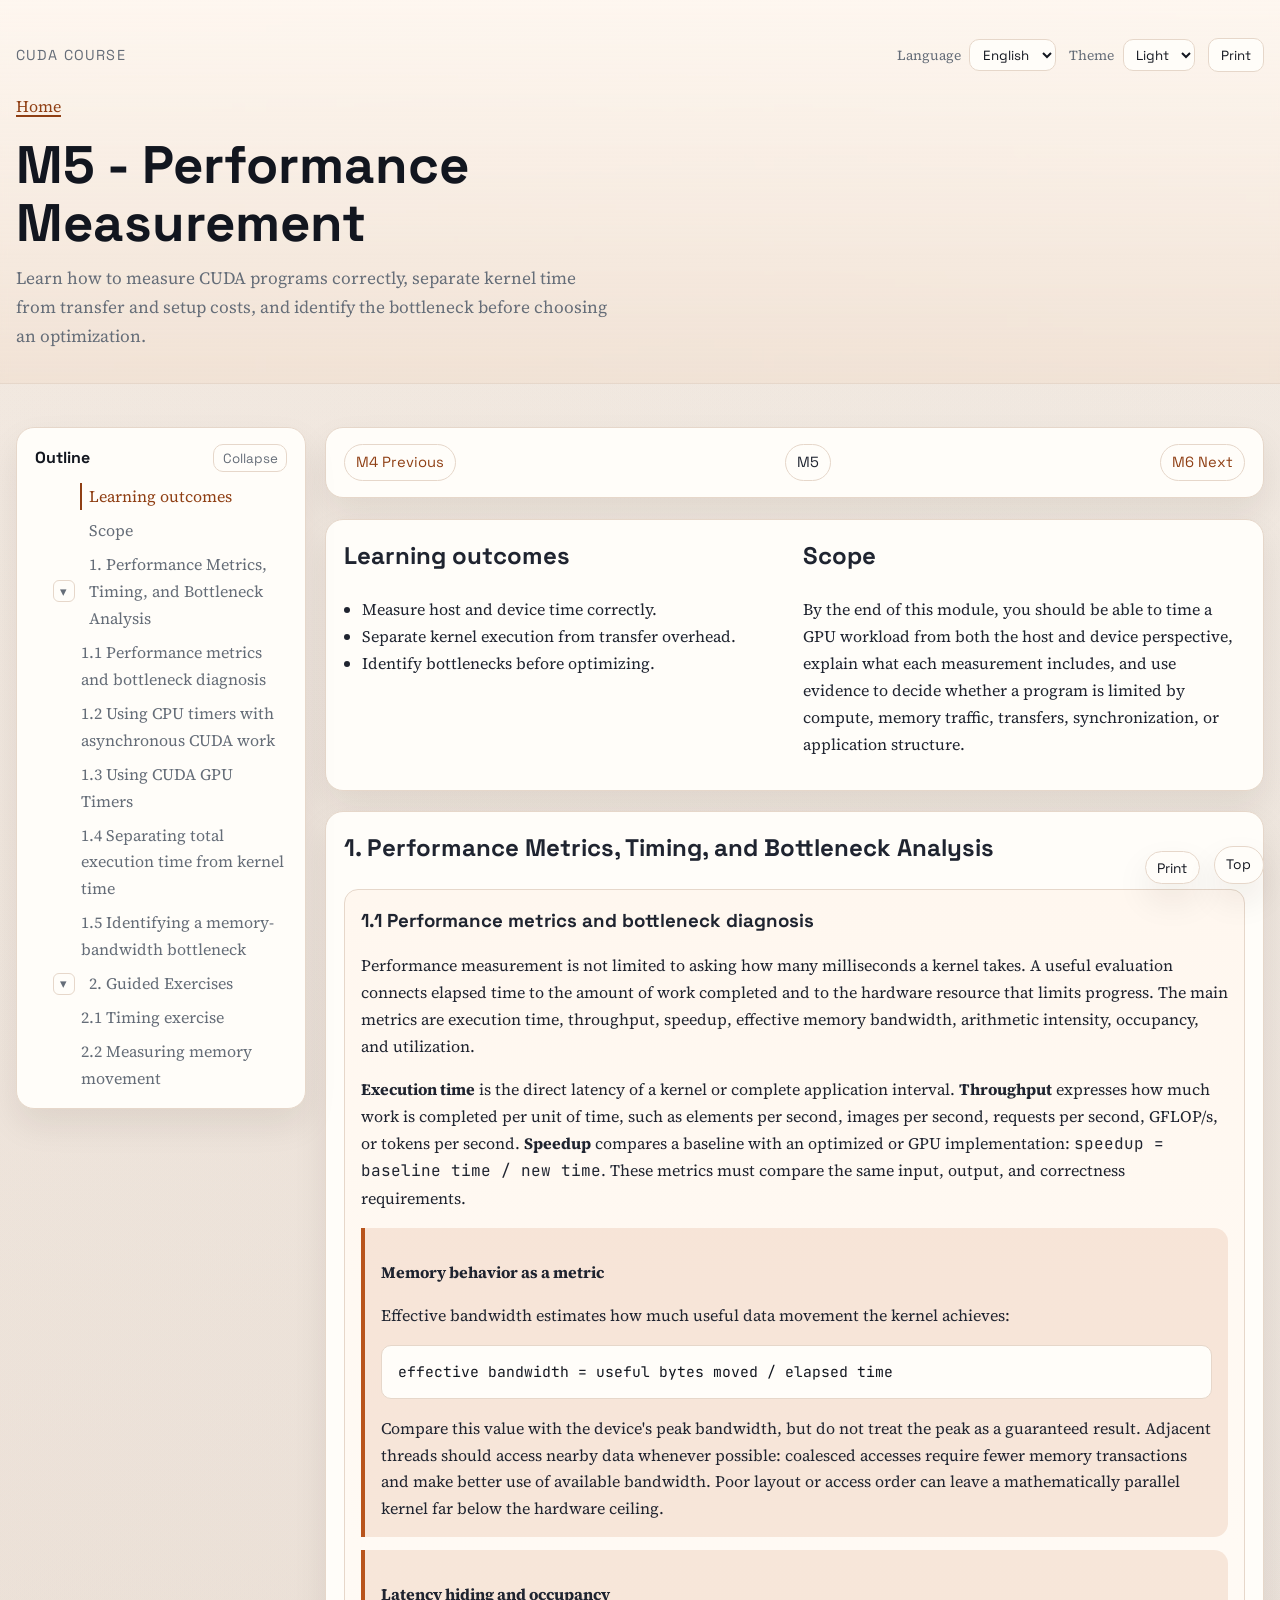
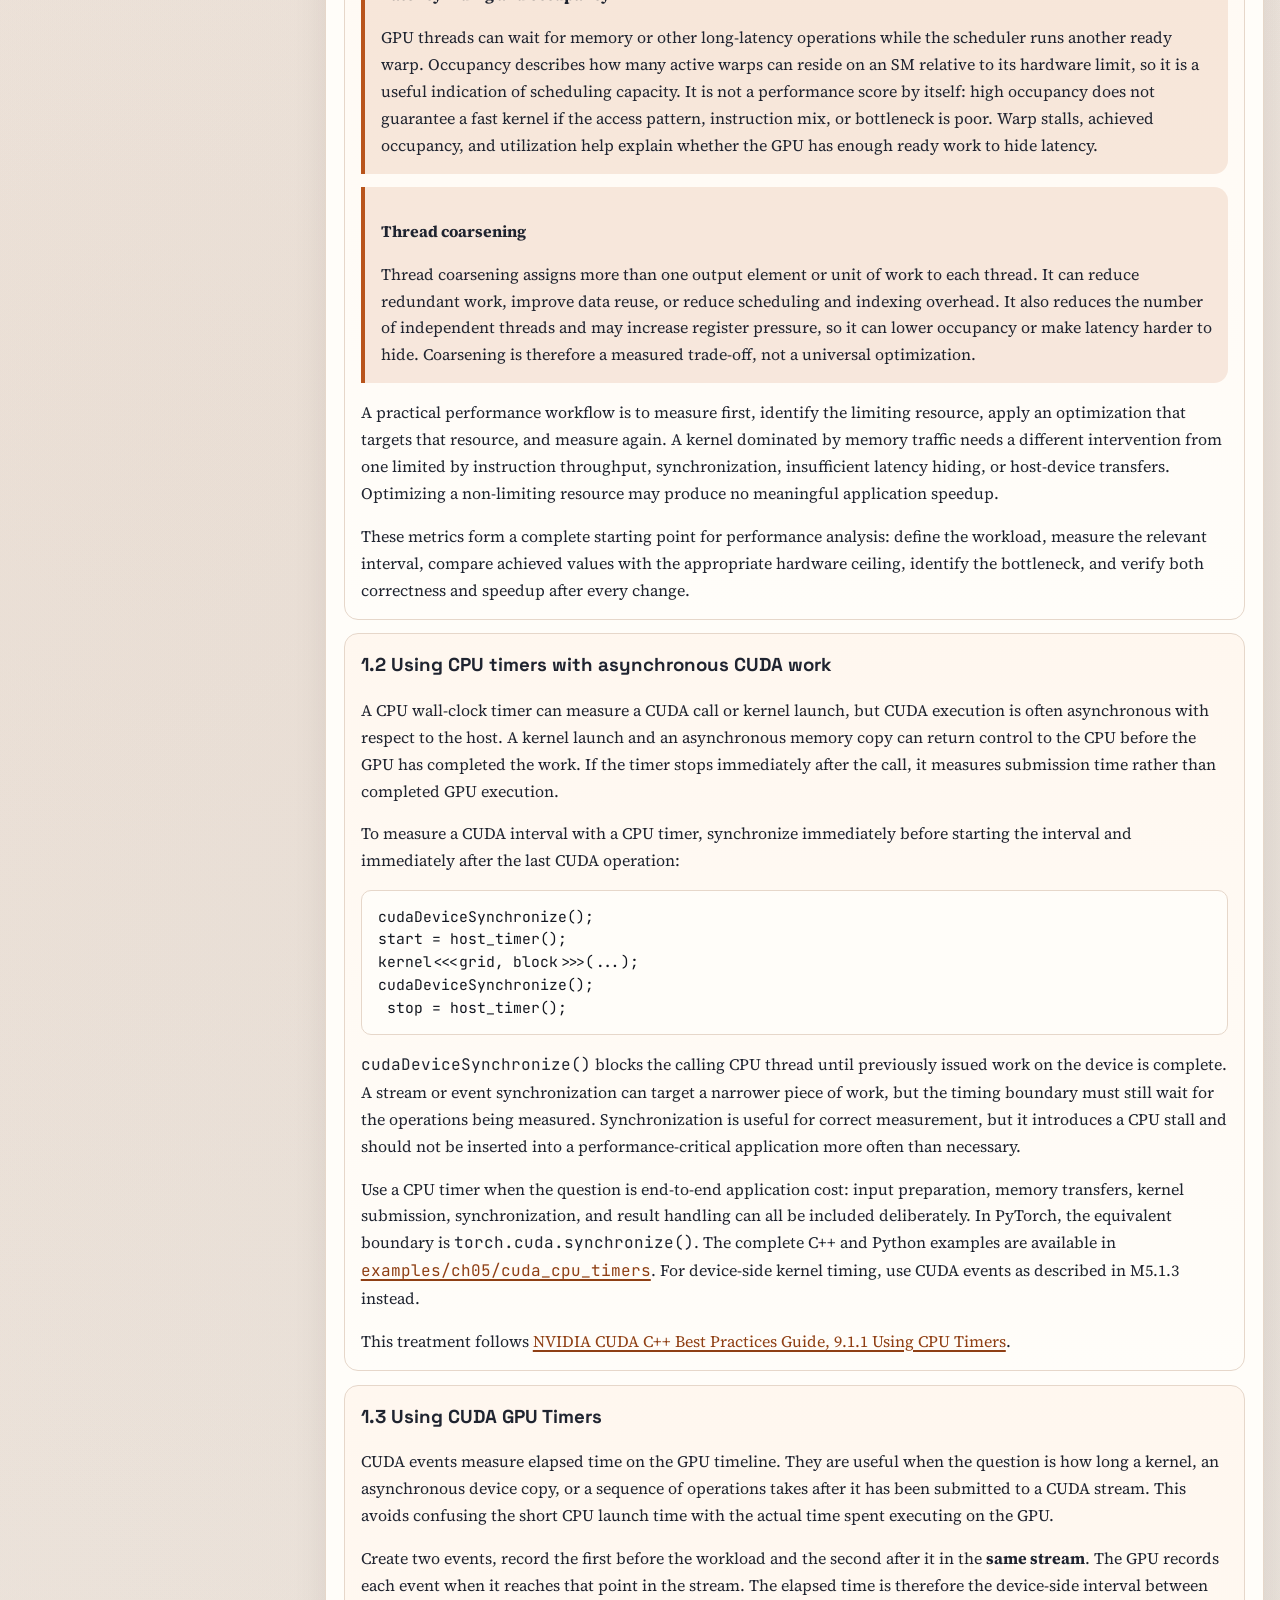
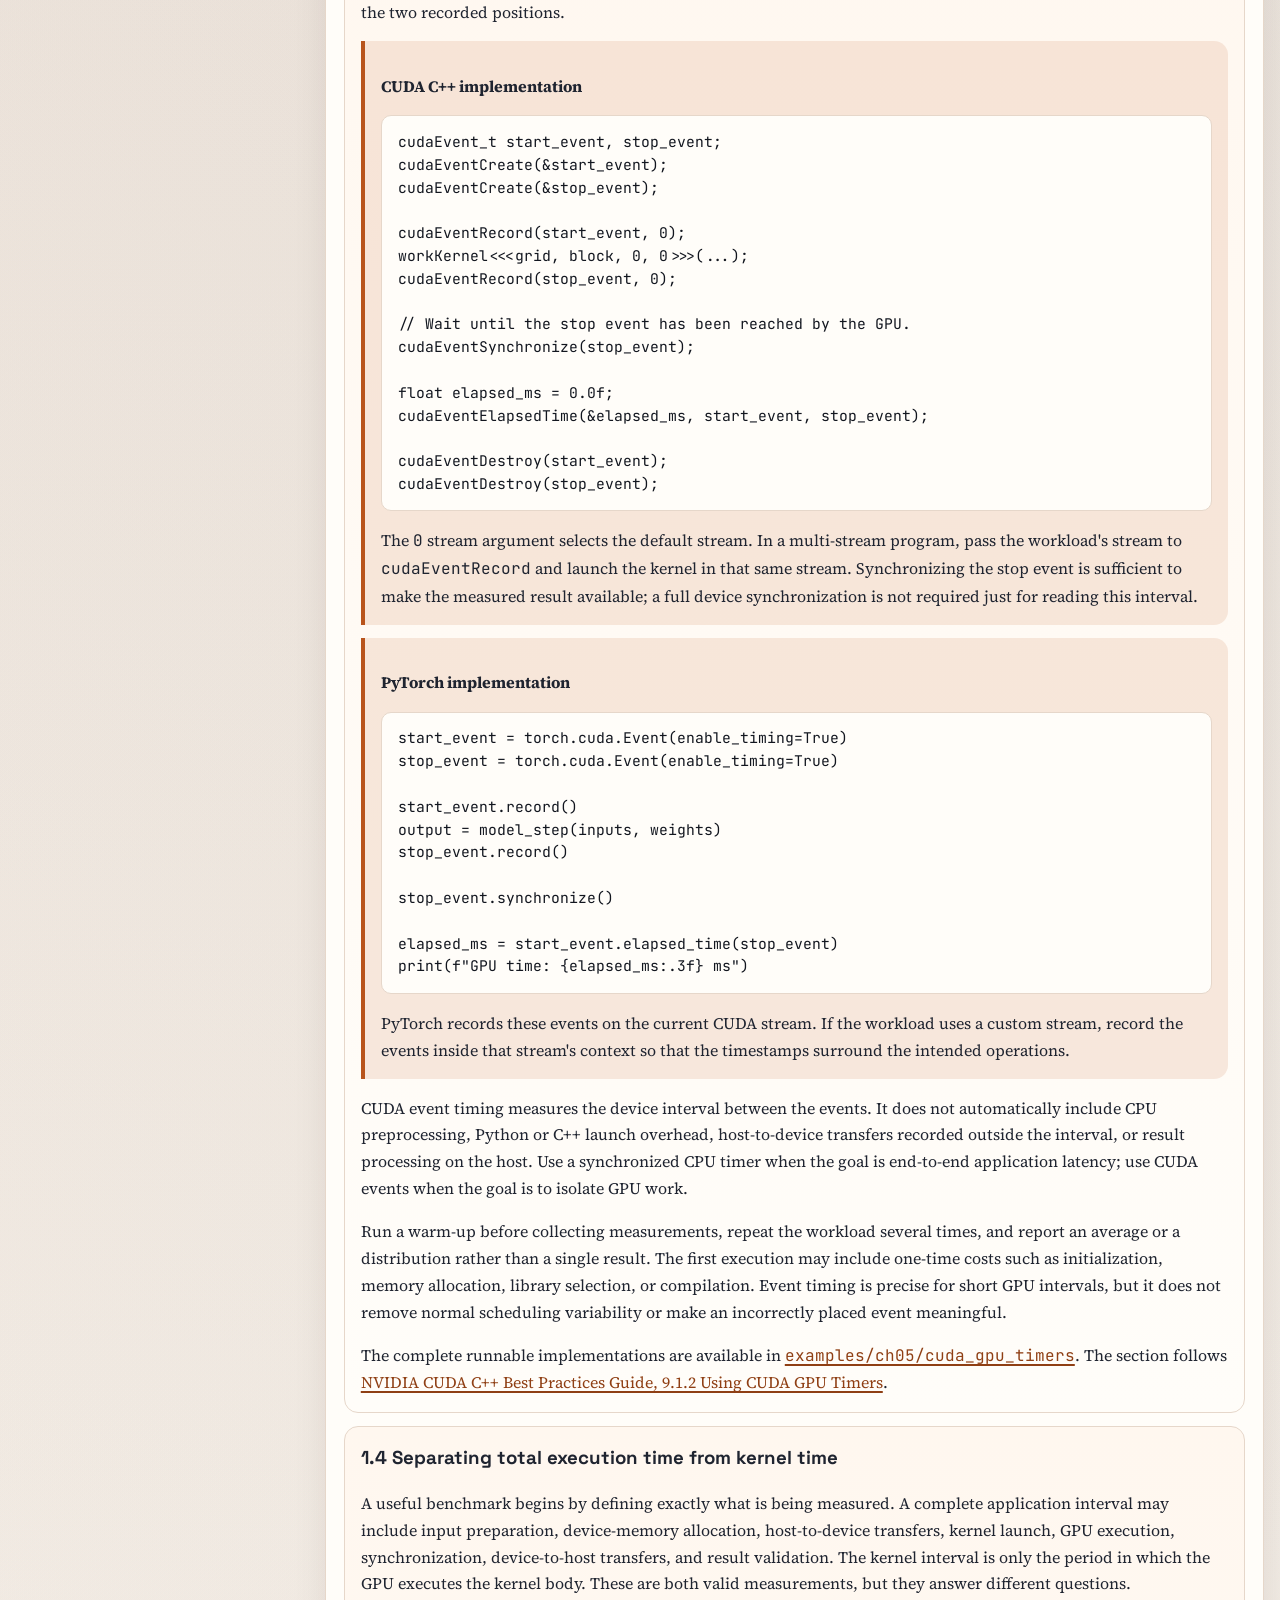
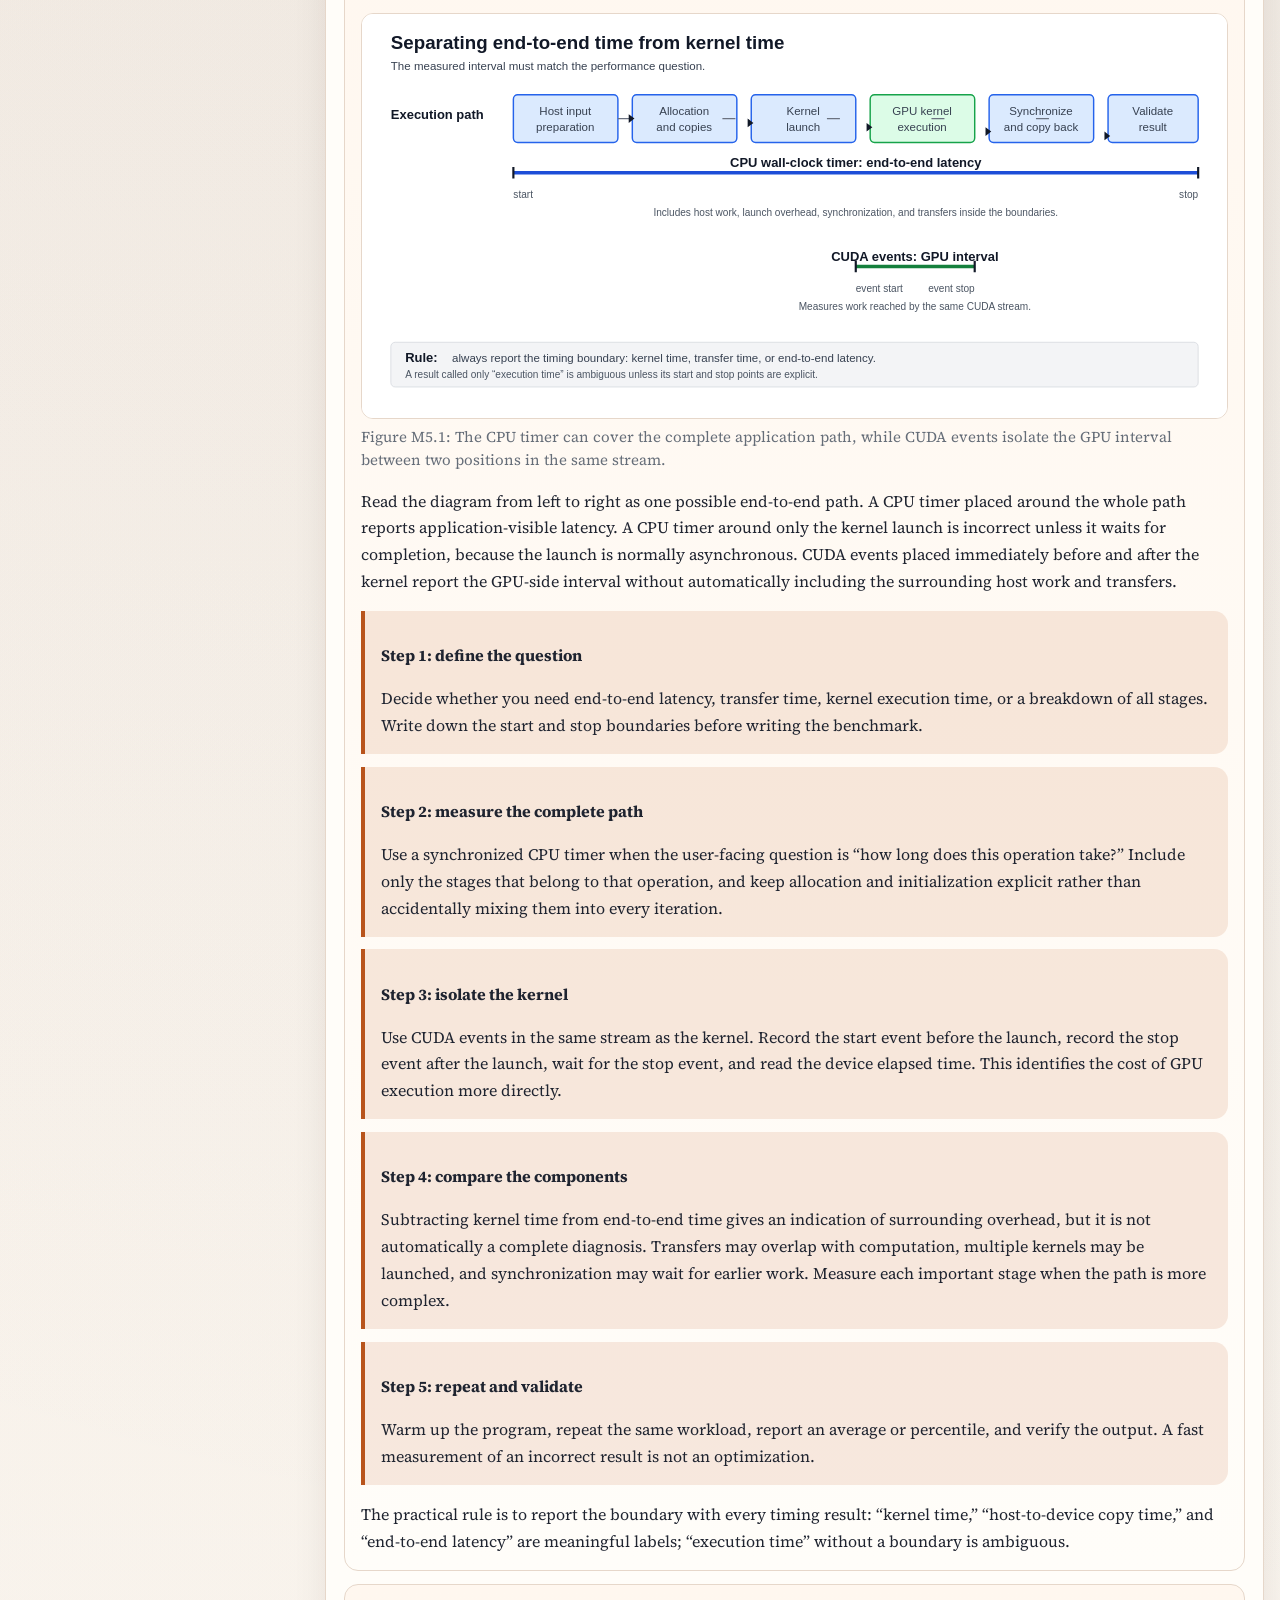
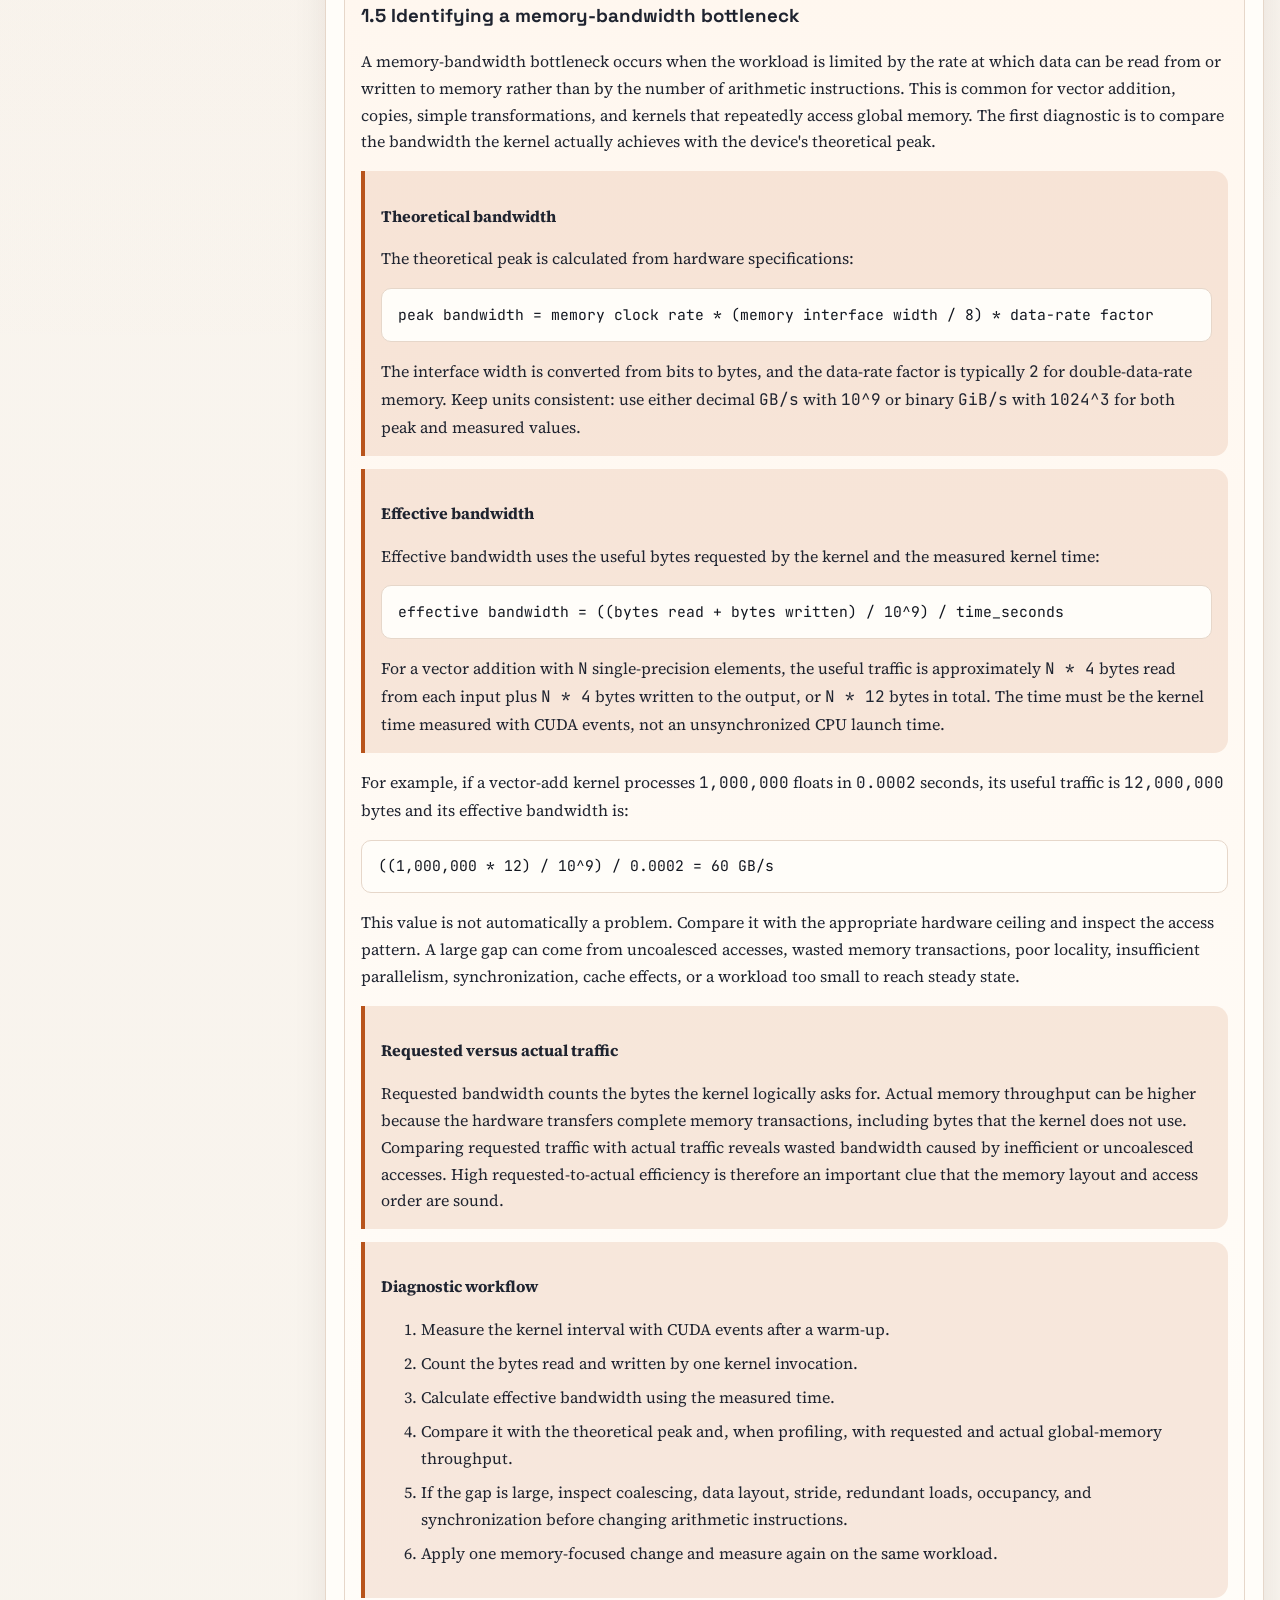
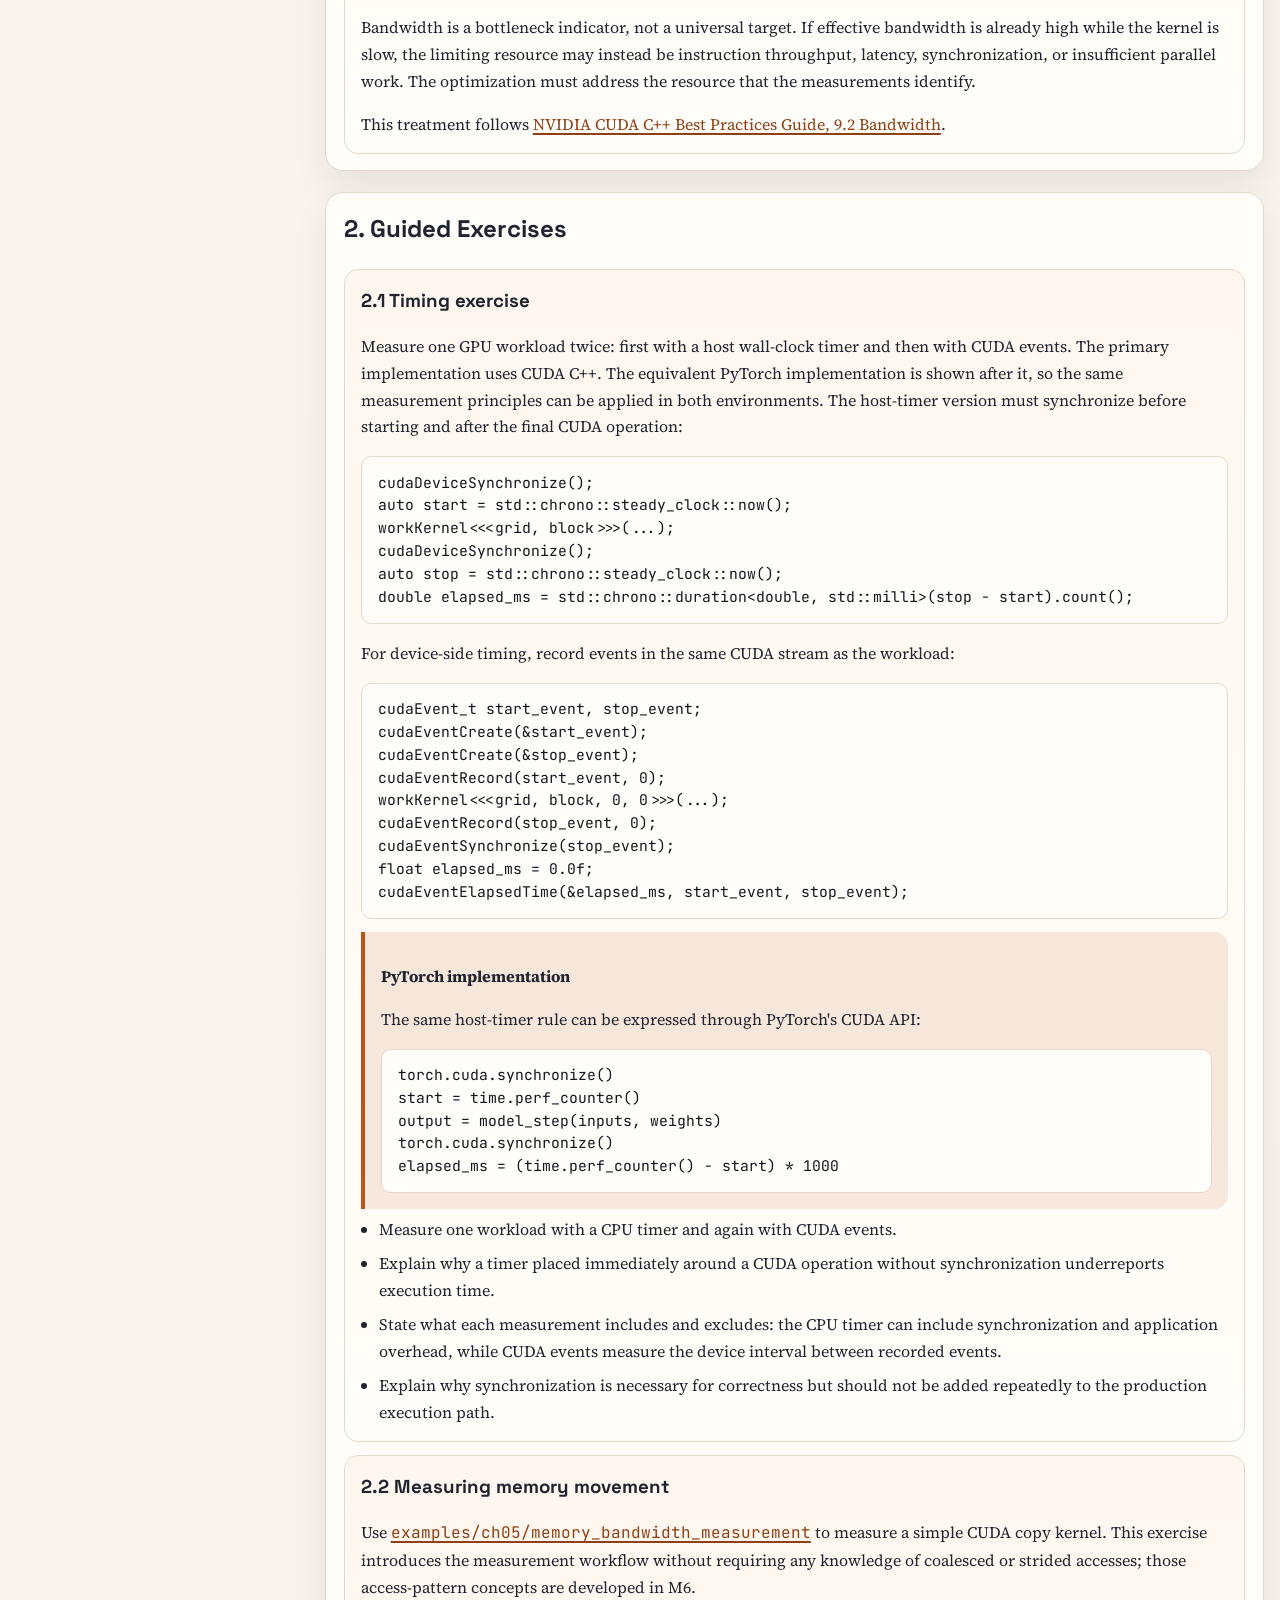
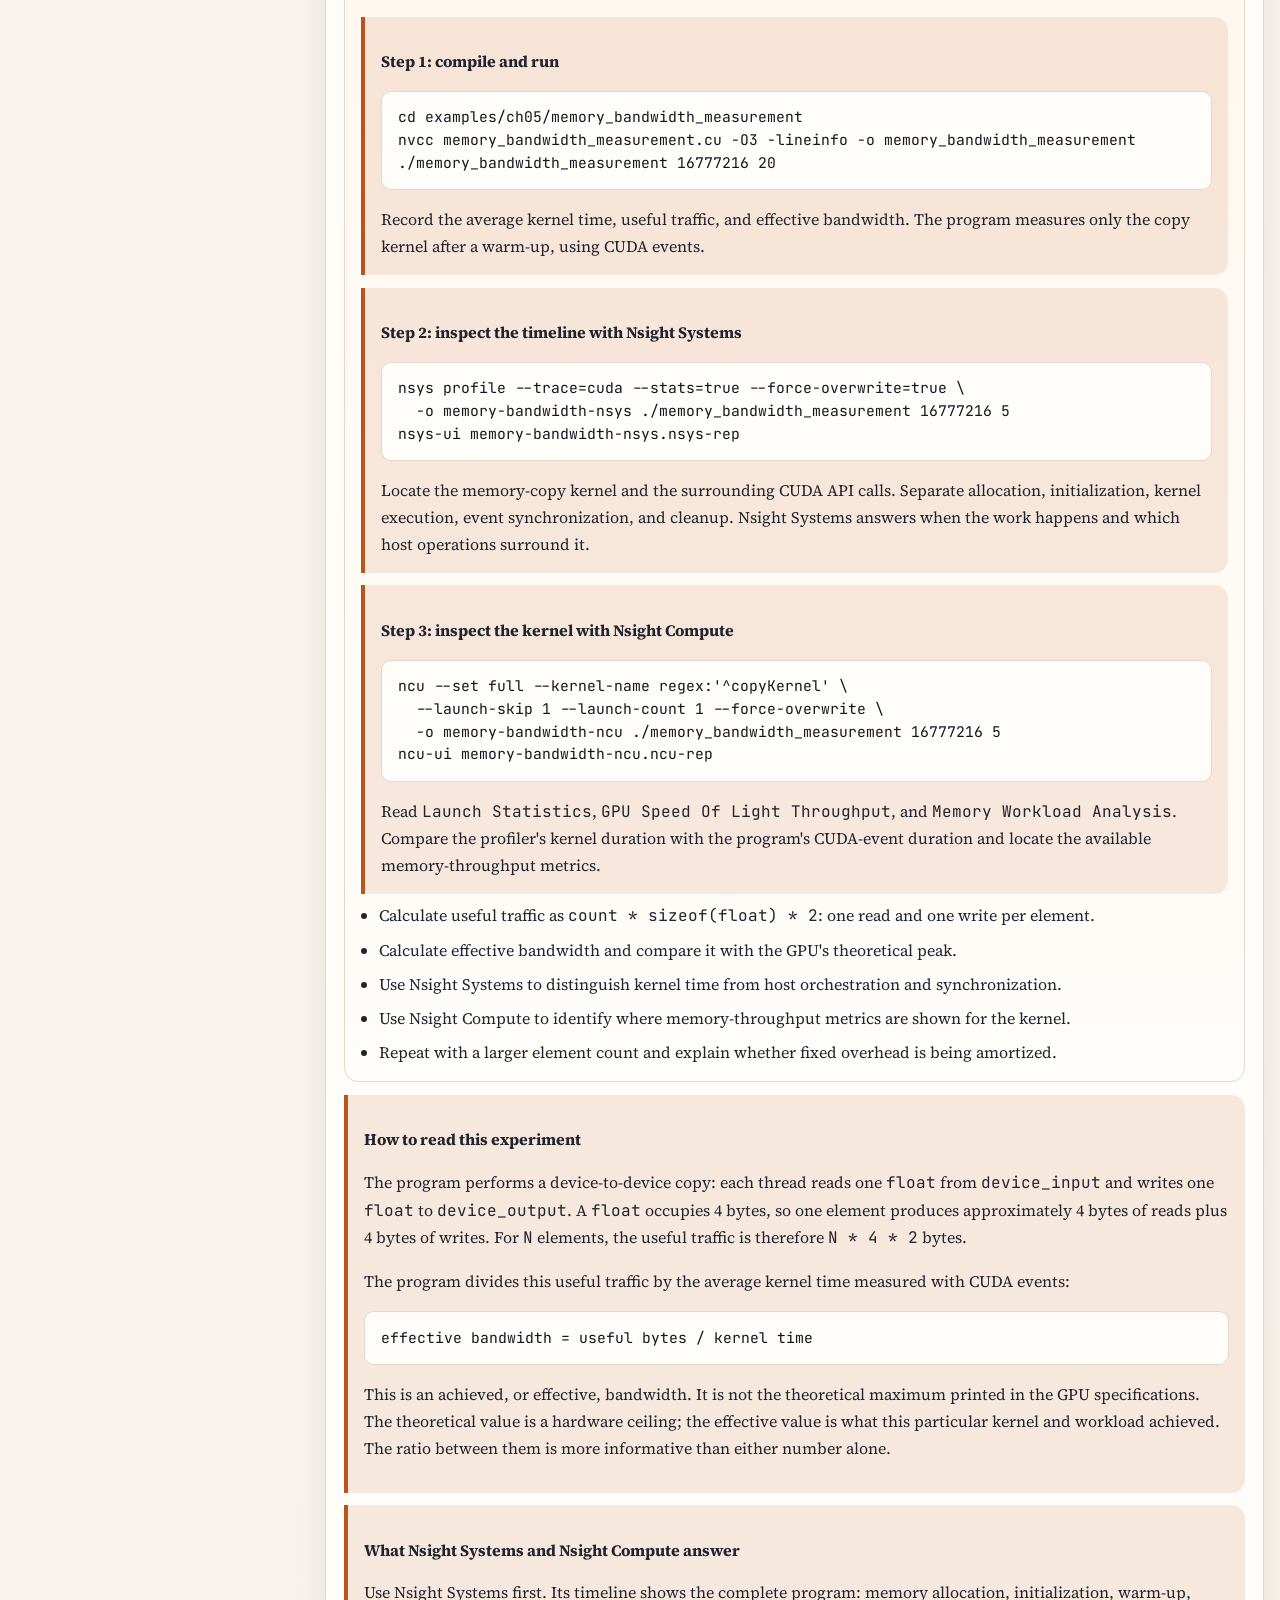
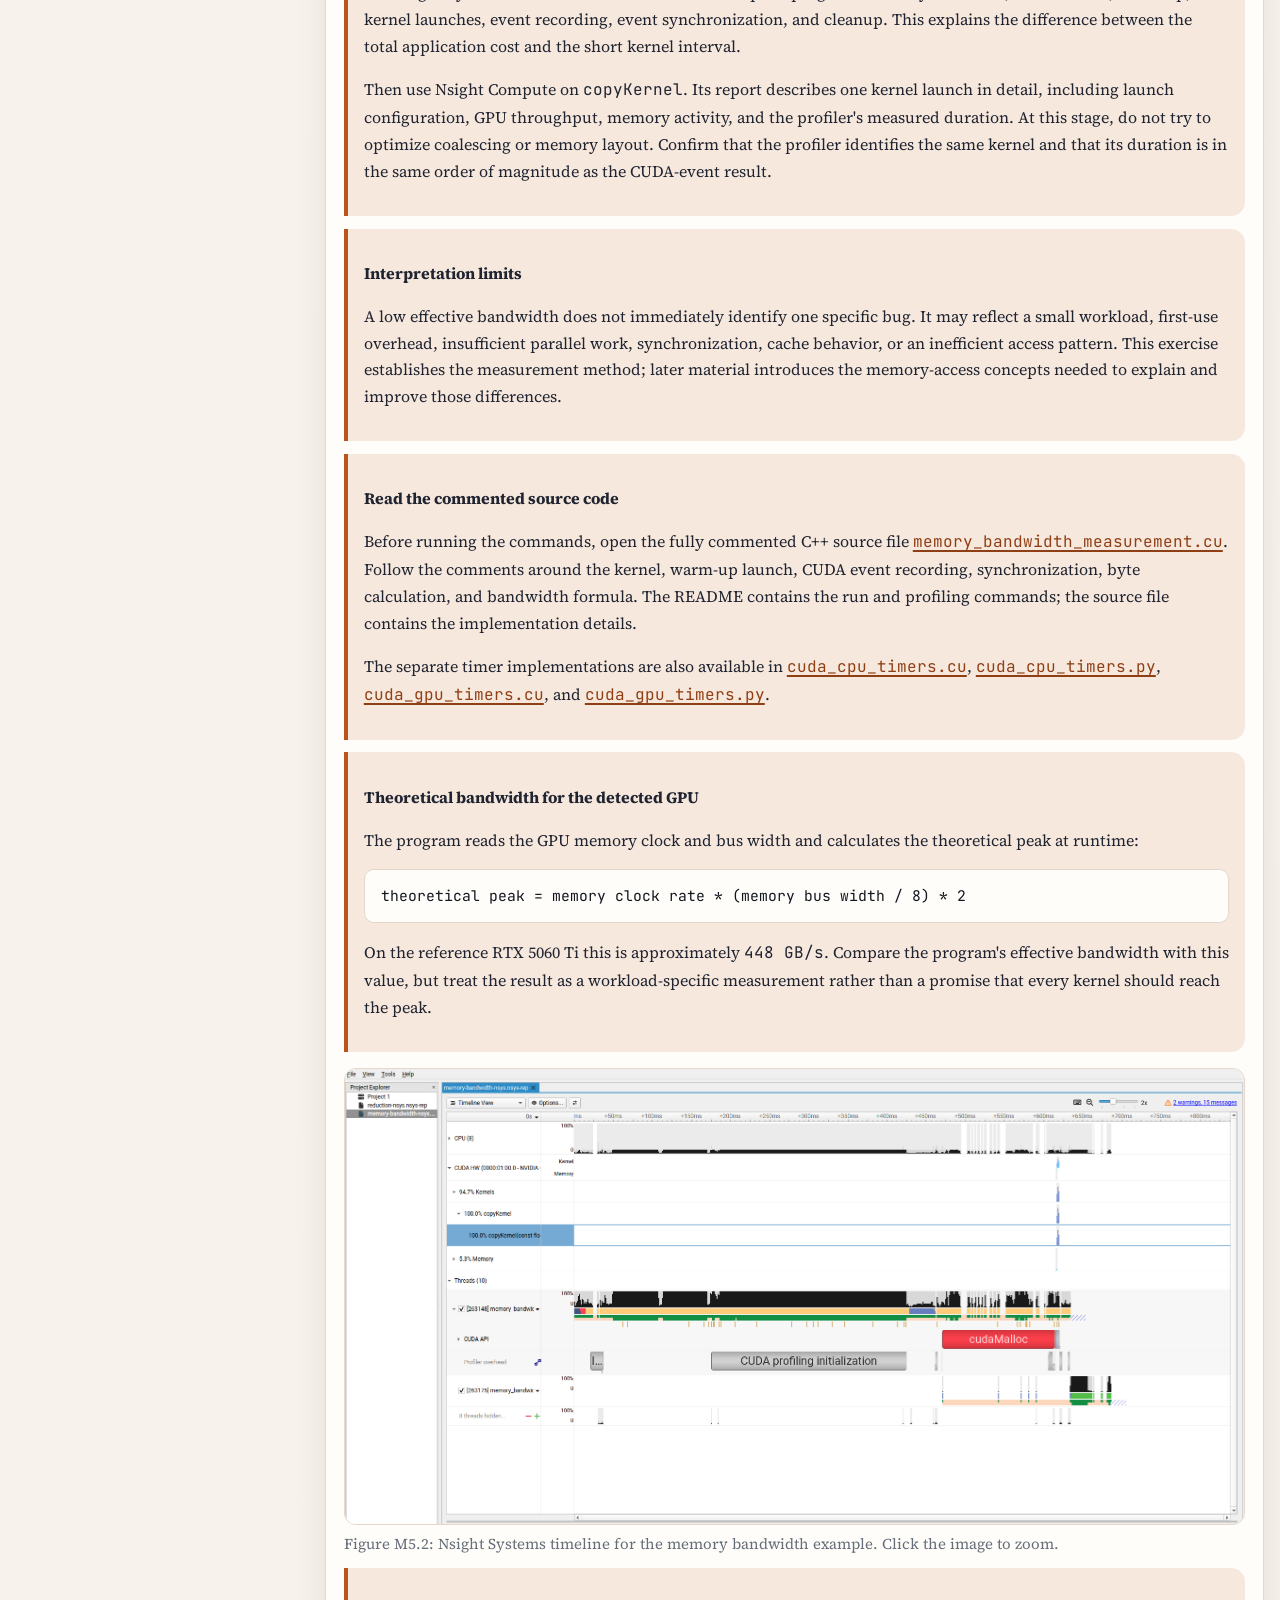
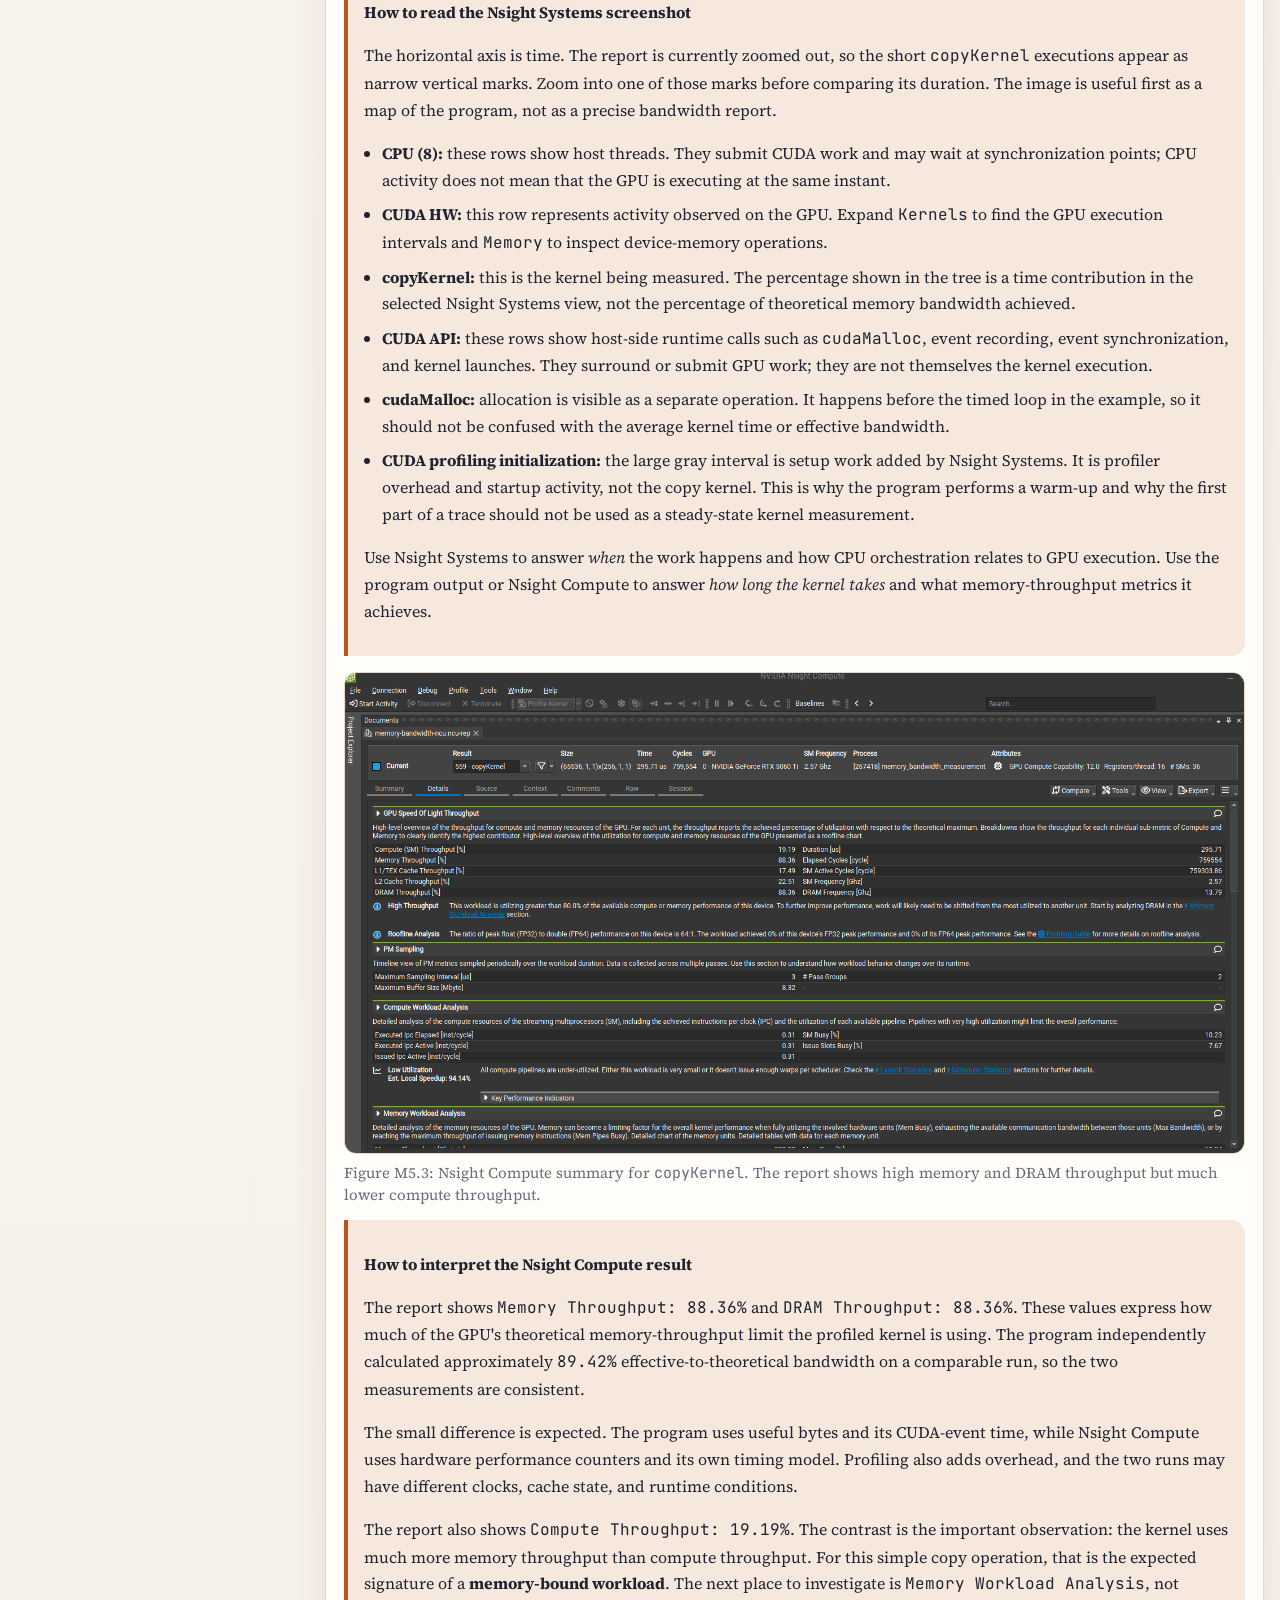
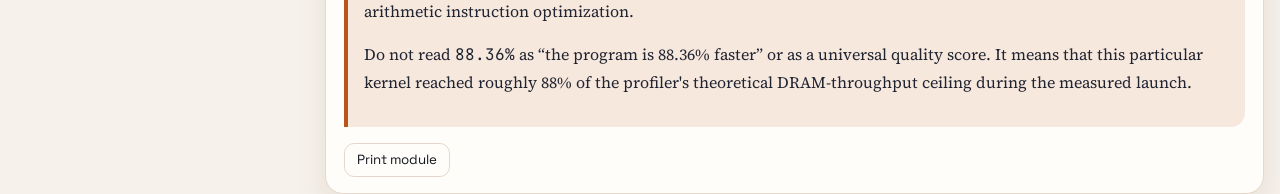
<file: site/chapters/chapter-05.html>
<!DOCTYPE html>
<html lang="en">
<head>
  <meta charset="utf-8">
  <meta name="viewport" content="width=device-width, initial-scale=1">
  <title>M5 - Performance Measurement</title>
  <link rel="preconnect" href="https://fonts.googleapis.com">
  <link rel="preconnect" href="https://fonts.gstatic.com" crossorigin>
  <link href="https://fonts.googleapis.com/css2?family=JetBrains+Mono:wght@400;600&family=Space+Grotesk:wght@400;500;700&family=Source+Serif+4:opsz,wght@8..60,400;8..60,600&display=swap" rel="stylesheet">
  <link rel="stylesheet" href="../assets/css/site.css">
  <script defer src="../assets/js/site.js"></script>
</head>
<body id="top" data-page-lang="en">
  <div id="google_translate_element" class="translate-host" aria-hidden="true"></div>
  <header class="site-header">
    <div class="shell">
      <section class="hero">
        <p><a href="../index.html">Home</a></p>
        <h1>M5 - Performance Measurement</h1>
        <p class="hero-copy">Learn how to measure CUDA programs correctly, separate kernel time from transfer and setup costs, and identify the bottleneck before choosing an optimization.</p>
      </section>
    </div>
  </header>
  <main class="shell module-layout">
    <aside class="panel outline-panel" aria-label="Module outline"><nav id="outline-nav"></nav></aside>
    <article class="module-main">
      <section class="panel"><nav class="module-nav" aria-label="Module navigation"><a href="chapter-04.html">M4 Previous</a><span>M5</span><a href="chapter-06.html">M6 Next</a></nav></section>
      <section class="panel info-grid">
        <div><h2>Learning outcomes</h2><ul class="meta-list"><li>Measure host and device time correctly.</li><li>Separate kernel execution from transfer overhead.</li><li>Identify bottlenecks before optimizing.</li></ul></div>
        <div><h2>Scope</h2><p>By the end of this module, you should be able to time a GPU workload from both the host and device perspective, explain what each measurement includes, and use evidence to decide whether a program is limited by compute, memory traffic, transfers, synchronization, or application structure.</p></div>
      </section>
      <section class="panel">
        <h2>1. Performance Metrics, Timing, and Bottleneck Analysis</h2>
        <article class="subtopic"><h3>1.1 Performance metrics and bottleneck diagnosis</h3><p>Performance measurement is not limited to asking how many milliseconds a kernel takes. A useful evaluation connects elapsed time to the amount of work completed and to the hardware resource that limits progress. The main metrics are execution time, throughput, speedup, effective memory bandwidth, arithmetic intensity, occupancy, and utilization.</p><p><strong>Execution time</strong> is the direct latency of a kernel or complete application interval. <strong>Throughput</strong> expresses how much work is completed per unit of time, such as elements per second, images per second, requests per second, GFLOP/s, or tokens per second. <strong>Speedup</strong> compares a baseline with an optimized or GPU implementation: <code>speedup = baseline time / new time</code>. These metrics must compare the same input, output, and correctness requirements.</p><div class="callout"><p><strong>Memory behavior as a metric</strong></p><p>Effective bandwidth estimates how much useful data movement the kernel achieves:</p><pre class="code-listing"><code>effective bandwidth = useful bytes moved / elapsed time</code></pre><p>Compare this value with the device's peak bandwidth, but do not treat the peak as a guaranteed result. Adjacent threads should access nearby data whenever possible: coalesced accesses require fewer memory transactions and make better use of available bandwidth. Poor layout or access order can leave a mathematically parallel kernel far below the hardware ceiling.</p></div><div class="callout"><p><strong>Latency hiding and occupancy</strong></p><p>GPU threads can wait for memory or other long-latency operations while the scheduler runs another ready warp. Occupancy describes how many active warps can reside on an SM relative to its hardware limit, so it is a useful indication of scheduling capacity. It is not a performance score by itself: high occupancy does not guarantee a fast kernel if the access pattern, instruction mix, or bottleneck is poor. Warp stalls, achieved occupancy, and utilization help explain whether the GPU has enough ready work to hide latency.</p></div><div class="callout"><p><strong>Thread coarsening</strong></p><p>Thread coarsening assigns more than one output element or unit of work to each thread. It can reduce redundant work, improve data reuse, or reduce scheduling and indexing overhead. It also reduces the number of independent threads and may increase register pressure, so it can lower occupancy or make latency harder to hide. Coarsening is therefore a measured trade-off, not a universal optimization.</p></div><p>A practical performance workflow is to measure first, identify the limiting resource, apply an optimization that targets that resource, and measure again. A kernel dominated by memory traffic needs a different intervention from one limited by instruction throughput, synchronization, insufficient latency hiding, or host-device transfers. Optimizing a non-limiting resource may produce no meaningful application speedup.</p><p>These metrics form a complete starting point for performance analysis: define the workload, measure the relevant interval, compare achieved values with the appropriate hardware ceiling, identify the bottleneck, and verify both correctness and speedup after every change.</p></article>
        <article class="subtopic"><h3>1.2 Using CPU timers with asynchronous CUDA work</h3><p>A CPU wall-clock timer can measure a CUDA call or kernel launch, but CUDA execution is often asynchronous with respect to the host. A kernel launch and an asynchronous memory copy can return control to the CPU before the GPU has completed the work. If the timer stops immediately after the call, it measures submission time rather than completed GPU execution.</p><p>To measure a CUDA interval with a CPU timer, synchronize immediately before starting the interval and immediately after the last CUDA operation:</p><pre class="code-listing"><code>cudaDeviceSynchronize();
start = host_timer();
kernel&lt;&lt;&lt;grid, block&gt;&gt;&gt;(...);
cudaDeviceSynchronize();
 stop = host_timer();</code></pre><p><code>cudaDeviceSynchronize()</code> blocks the calling CPU thread until previously issued work on the device is complete. A stream or event synchronization can target a narrower piece of work, but the timing boundary must still wait for the operations being measured. Synchronization is useful for correct measurement, but it introduces a CPU stall and should not be inserted into a performance-critical application more often than necessary.</p><p>Use a CPU timer when the question is end-to-end application cost: input preparation, memory transfers, kernel submission, synchronization, and result handling can all be included deliberately. In PyTorch, the equivalent boundary is <code>torch.cuda.synchronize()</code>. The complete C++ and Python examples are available in <a href="../../examples/ch05/cuda_cpu_timers/README.md"><code>examples/ch05/cuda_cpu_timers</code></a>. For device-side kernel timing, use CUDA events as described in M5.1.3 instead.</p><p>This treatment follows <a href="https://docs.nvidia.com/cuda/cuda-c-best-practices-guide/index.html#using-cpu-timers" target="_blank" rel="noopener noreferrer">NVIDIA CUDA C++ Best Practices Guide, 9.1.1 Using CPU Timers</a>.</p></article>
        <article class="subtopic"><h3>1.3 Using CUDA GPU Timers</h3><p>CUDA events measure elapsed time on the GPU timeline. They are useful when the question is how long a kernel, an asynchronous device copy, or a sequence of operations takes after it has been submitted to a CUDA stream. This avoids confusing the short CPU launch time with the actual time spent executing on the GPU.</p><p>Create two events, record the first before the workload and the second after it in the <strong>same stream</strong>. The GPU records each event when it reaches that point in the stream. The elapsed time is therefore the device-side interval between the two recorded positions.</p><div class="callout"><p><strong>CUDA C++ implementation</strong></p><pre class="code-listing"><code>cudaEvent_t start_event, stop_event;
cudaEventCreate(&amp;start_event);
cudaEventCreate(&amp;stop_event);

cudaEventRecord(start_event, 0);
workKernel&lt;&lt;&lt;grid, block, 0, 0&gt;&gt;&gt;(...);
cudaEventRecord(stop_event, 0);

// Wait until the stop event has been reached by the GPU.
cudaEventSynchronize(stop_event);

float elapsed_ms = 0.0f;
cudaEventElapsedTime(&amp;elapsed_ms, start_event, stop_event);

cudaEventDestroy(start_event);
cudaEventDestroy(stop_event);</code></pre><p>The <code>0</code> stream argument selects the default stream. In a multi-stream program, pass the workload's stream to <code>cudaEventRecord</code> and launch the kernel in that same stream. Synchronizing the stop event is sufficient to make the measured result available; a full device synchronization is not required just for reading this interval.</p></div><div class="callout"><p><strong>PyTorch implementation</strong></p><pre class="code-listing"><code>start_event = torch.cuda.Event(enable_timing=True)
stop_event = torch.cuda.Event(enable_timing=True)

start_event.record()
output = model_step(inputs, weights)
stop_event.record()

stop_event.synchronize()

elapsed_ms = start_event.elapsed_time(stop_event)
print(f"GPU time: {elapsed_ms:.3f} ms")</code></pre><p>PyTorch records these events on the current CUDA stream. If the workload uses a custom stream, record the events inside that stream's context so that the timestamps surround the intended operations.</p></div><p>CUDA event timing measures the device interval between the events. It does not automatically include CPU preprocessing, Python or C++ launch overhead, host-to-device transfers recorded outside the interval, or result processing on the host. Use a synchronized CPU timer when the goal is end-to-end application latency; use CUDA events when the goal is to isolate GPU work.</p><p>Run a warm-up before collecting measurements, repeat the workload several times, and report an average or a distribution rather than a single result. The first execution may include one-time costs such as initialization, memory allocation, library selection, or compilation. Event timing is precise for short GPU intervals, but it does not remove normal scheduling variability or make an incorrectly placed event meaningful.</p><p>The complete runnable implementations are available in <a href="../../examples/ch05/cuda_gpu_timers/README.md"><code>examples/ch05/cuda_gpu_timers</code></a>. The section follows <a href="https://docs.nvidia.com/cuda/cuda-c-best-practices-guide/index.html#using-cuda-gpu-timers" target="_blank" rel="noopener noreferrer">NVIDIA CUDA C++ Best Practices Guide, 9.1.2 Using CUDA GPU Timers</a>.</p></article>
        <article class="subtopic"><h3>1.4 Separating total execution time from kernel time</h3><p>A useful benchmark begins by defining exactly what is being measured. A complete application interval may include input preparation, device-memory allocation, host-to-device transfers, kernel launch, GPU execution, synchronization, device-to-host transfers, and result validation. The kernel interval is only the period in which the GPU executes the kernel body. These are both valid measurements, but they answer different questions.</p><figure class="module-figure" data-zoomable><img src="../assets/images/m5-total-vs-kernel-timing.svg" alt="Diagram comparing an end-to-end CPU wall-clock interval with a shorter CUDA event interval around GPU kernel execution."><figcaption>Figure M5.1: The CPU timer can cover the complete application path, while CUDA events isolate the GPU interval between two positions in the same stream.</figcaption></figure><p>Read the diagram from left to right as one possible end-to-end path. A CPU timer placed around the whole path reports application-visible latency. A CPU timer around only the kernel launch is incorrect unless it waits for completion, because the launch is normally asynchronous. CUDA events placed immediately before and after the kernel report the GPU-side interval without automatically including the surrounding host work and transfers.</p><div class="callout"><p><strong>Step 1: define the question</strong></p><p>Decide whether you need end-to-end latency, transfer time, kernel execution time, or a breakdown of all stages. Write down the start and stop boundaries before writing the benchmark.</p></div><div class="callout"><p><strong>Step 2: measure the complete path</strong></p><p>Use a synchronized CPU timer when the user-facing question is “how long does this operation take?” Include only the stages that belong to that operation, and keep allocation and initialization explicit rather than accidentally mixing them into every iteration.</p></div><div class="callout"><p><strong>Step 3: isolate the kernel</strong></p><p>Use CUDA events in the same stream as the kernel. Record the start event before the launch, record the stop event after the launch, wait for the stop event, and read the device elapsed time. This identifies the cost of GPU execution more directly.</p></div><div class="callout"><p><strong>Step 4: compare the components</strong></p><p>Subtracting kernel time from end-to-end time gives an indication of surrounding overhead, but it is not automatically a complete diagnosis. Transfers may overlap with computation, multiple kernels may be launched, and synchronization may wait for earlier work. Measure each important stage when the path is more complex.</p></div><div class="callout"><p><strong>Step 5: repeat and validate</strong></p><p>Warm up the program, repeat the same workload, report an average or percentile, and verify the output. A fast measurement of an incorrect result is not an optimization.</p></div><p>The practical rule is to report the boundary with every timing result: “kernel time,” “host-to-device copy time,” and “end-to-end latency” are meaningful labels; “execution time” without a boundary is ambiguous.</p></article>
        <article class="subtopic"><h3>1.5 Identifying a memory-bandwidth bottleneck</h3><p>A memory-bandwidth bottleneck occurs when the workload is limited by the rate at which data can be read from or written to memory rather than by the number of arithmetic instructions. This is common for vector addition, copies, simple transformations, and kernels that repeatedly access global memory. The first diagnostic is to compare the bandwidth the kernel actually achieves with the device's theoretical peak.</p><div class="callout"><p><strong>Theoretical bandwidth</strong></p><p>The theoretical peak is calculated from hardware specifications:</p><pre class="code-listing"><code>peak bandwidth = memory clock rate * (memory interface width / 8) * data-rate factor</code></pre><p>The interface width is converted from bits to bytes, and the data-rate factor is typically <code>2</code> for double-data-rate memory. Keep units consistent: use either decimal <code>GB/s</code> with <code>10^9</code> or binary <code>GiB/s</code> with <code>1024^3</code> for both peak and measured values.</p></div><div class="callout"><p><strong>Effective bandwidth</strong></p><p>Effective bandwidth uses the useful bytes requested by the kernel and the measured kernel time:</p><pre class="code-listing"><code>effective bandwidth = ((bytes read + bytes written) / 10^9) / time_seconds</code></pre><p>For a vector addition with <code>N</code> single-precision elements, the useful traffic is approximately <code>N * 4</code> bytes read from each input plus <code>N * 4</code> bytes written to the output, or <code>N * 12</code> bytes in total. The time must be the kernel time measured with CUDA events, not an unsynchronized CPU launch time.</p></div><p>For example, if a vector-add kernel processes <code>1,000,000</code> floats in <code>0.0002</code> seconds, its useful traffic is <code>12,000,000</code> bytes and its effective bandwidth is:</p><pre class="code-listing"><code>((1,000,000 * 12) / 10^9) / 0.0002 = 60 GB/s</code></pre><p>This value is not automatically a problem. Compare it with the appropriate hardware ceiling and inspect the access pattern. A large gap can come from uncoalesced accesses, wasted memory transactions, poor locality, insufficient parallelism, synchronization, cache effects, or a workload too small to reach steady state.</p><div class="callout"><p><strong>Requested versus actual traffic</strong></p><p>Requested bandwidth counts the bytes the kernel logically asks for. Actual memory throughput can be higher because the hardware transfers complete memory transactions, including bytes that the kernel does not use. Comparing requested traffic with actual traffic reveals wasted bandwidth caused by inefficient or uncoalesced accesses. High requested-to-actual efficiency is therefore an important clue that the memory layout and access order are sound.</p></div><div class="callout"><p><strong>Diagnostic workflow</strong></p><ol class="exercise-list"><li>Measure the kernel interval with CUDA events after a warm-up.</li><li>Count the bytes read and written by one kernel invocation.</li><li>Calculate effective bandwidth using the measured time.</li><li>Compare it with the theoretical peak and, when profiling, with requested and actual global-memory throughput.</li><li>If the gap is large, inspect coalescing, data layout, stride, redundant loads, occupancy, and synchronization before changing arithmetic instructions.</li><li>Apply one memory-focused change and measure again on the same workload.</li></ol></div><p>Bandwidth is a bottleneck indicator, not a universal target. If effective bandwidth is already high while the kernel is slow, the limiting resource may instead be instruction throughput, latency, synchronization, or insufficient parallel work. The optimization must address the resource that the measurements identify.</p><p>This treatment follows <a href="https://docs.nvidia.com/cuda/cuda-c-best-practices-guide/index.html#bandwidth" target="_blank" rel="noopener noreferrer">NVIDIA CUDA C++ Best Practices Guide, 9.2 Bandwidth</a>.</p></article>
      </section>
      <section class="panel">
        <h2>2. Guided Exercises</h2>
        <article class="subtopic"><h3>2.1 Timing exercise</h3><p>Measure one GPU workload twice: first with a host wall-clock timer and then with CUDA events. The primary implementation uses CUDA C++. The equivalent PyTorch implementation is shown after it, so the same measurement principles can be applied in both environments. The host-timer version must synchronize before starting and after the final CUDA operation:</p><pre class="code-listing"><code>cudaDeviceSynchronize();
auto start = std::chrono::steady_clock::now();
workKernel&lt;&lt;&lt;grid, block&gt;&gt;&gt;(...);
cudaDeviceSynchronize();
auto stop = std::chrono::steady_clock::now();
double elapsed_ms = std::chrono::duration&lt;double, std::milli&gt;(stop - start).count();</code></pre><p>For device-side timing, record events in the same CUDA stream as the workload:</p><pre class="code-listing"><code>cudaEvent_t start_event, stop_event;
cudaEventCreate(&amp;start_event);
cudaEventCreate(&amp;stop_event);
cudaEventRecord(start_event, 0);
workKernel&lt;&lt;&lt;grid, block, 0, 0&gt;&gt;&gt;(...);
cudaEventRecord(stop_event, 0);
cudaEventSynchronize(stop_event);
float elapsed_ms = 0.0f;
cudaEventElapsedTime(&amp;elapsed_ms, start_event, stop_event);</code></pre><div class="callout"><p><strong>PyTorch implementation</strong></p><p>The same host-timer rule can be expressed through PyTorch's CUDA API:</p><pre class="code-listing"><code>torch.cuda.synchronize()
start = time.perf_counter()
output = model_step(inputs, weights)
torch.cuda.synchronize()
elapsed_ms = (time.perf_counter() - start) * 1000</code></pre></div><ul class="exercise-list"><li>Measure one workload with a CPU timer and again with CUDA events.</li><li>Explain why a timer placed immediately around a CUDA operation without synchronization underreports execution time.</li><li>State what each measurement includes and excludes: the CPU timer can include synchronization and application overhead, while CUDA events measure the device interval between recorded events.</li><li>Explain why synchronization is necessary for correctness but should not be added repeatedly to the production execution path.</li></ul></article>
        <article class="subtopic"><h3>2.2 Measuring memory movement</h3><p>Use <a href="../../examples/ch05/memory_bandwidth_measurement/README.md"><code>examples/ch05/memory_bandwidth_measurement</code></a> to measure a simple CUDA copy kernel. This exercise introduces the measurement workflow without requiring any knowledge of coalesced or strided accesses; those access-pattern concepts are developed in M6.</p><div class="callout"><p><strong>Step 1: compile and run</strong></p><pre class="code-listing"><code>cd examples/ch05/memory_bandwidth_measurement
nvcc memory_bandwidth_measurement.cu -O3 -lineinfo -o memory_bandwidth_measurement
./memory_bandwidth_measurement 16777216 20</code></pre><p>Record the average kernel time, useful traffic, and effective bandwidth. The program measures only the copy kernel after a warm-up, using CUDA events.</p></div><div class="callout"><p><strong>Step 2: inspect the timeline with Nsight Systems</strong></p><pre class="code-listing"><code>nsys profile --trace=cuda --stats=true --force-overwrite=true \
  -o memory-bandwidth-nsys ./memory_bandwidth_measurement 16777216 5
nsys-ui memory-bandwidth-nsys.nsys-rep</code></pre><p>Locate the memory-copy kernel and the surrounding CUDA API calls. Separate allocation, initialization, kernel execution, event synchronization, and cleanup. Nsight Systems answers when the work happens and which host operations surround it.</p></div><div class="callout"><p><strong>Step 3: inspect the kernel with Nsight Compute</strong></p><pre class="code-listing"><code>ncu --set full --kernel-name regex:'^copyKernel' \
  --launch-skip 1 --launch-count 1 --force-overwrite \
  -o memory-bandwidth-ncu ./memory_bandwidth_measurement 16777216 5
ncu-ui memory-bandwidth-ncu.ncu-rep</code></pre><p>Read <code>Launch Statistics</code>, <code>GPU Speed Of Light Throughput</code>, and <code>Memory Workload Analysis</code>. Compare the profiler's kernel duration with the program's CUDA-event duration and locate the available memory-throughput metrics.</p></div><ul class="exercise-list"><li>Calculate useful traffic as <code>count * sizeof(float) * 2</code>: one read and one write per element.</li><li>Calculate effective bandwidth and compare it with the GPU's theoretical peak.</li><li>Use Nsight Systems to distinguish kernel time from host orchestration and synchronization.</li><li>Use Nsight Compute to identify where memory-throughput metrics are shown for the kernel.</li><li>Repeat with a larger element count and explain whether fixed overhead is being amortized.</li></ul></article>
        <div class="callout"><p><strong>How to read this experiment</strong></p><p>The program performs a device-to-device copy: each thread reads one <code>float</code> from <code>device_input</code> and writes one <code>float</code> to <code>device_output</code>. A <code>float</code> occupies 4 bytes, so one element produces approximately 4 bytes of reads plus 4 bytes of writes. For <code>N</code> elements, the useful traffic is therefore <code>N * 4 * 2</code> bytes.</p><p>The program divides this useful traffic by the average kernel time measured with CUDA events:</p><pre class="code-listing"><code>effective bandwidth = useful bytes / kernel time</code></pre><p>This is an achieved, or effective, bandwidth. It is not the theoretical maximum printed in the GPU specifications. The theoretical value is a hardware ceiling; the effective value is what this particular kernel and workload achieved. The ratio between them is more informative than either number alone.</p></div><div class="callout"><p><strong>What Nsight Systems and Nsight Compute answer</strong></p><p>Use Nsight Systems first. Its timeline shows the complete program: memory allocation, initialization, warm-up, kernel launches, event recording, event synchronization, and cleanup. This explains the difference between the total application cost and the short kernel interval.</p><p>Then use Nsight Compute on <code>copyKernel</code>. Its report describes one kernel launch in detail, including launch configuration, GPU throughput, memory activity, and the profiler's measured duration. At this stage, do not try to optimize coalescing or memory layout. Confirm that the profiler identifies the same kernel and that its duration is in the same order of magnitude as the CUDA-event result.</p></div><div class="callout"><p><strong>Interpretation limits</strong></p><p>A low effective bandwidth does not immediately identify one specific bug. It may reflect a small workload, first-use overhead, insufficient parallel work, synchronization, cache behavior, or an inefficient access pattern. This exercise establishes the measurement method; later material introduces the memory-access concepts needed to explain and improve those differences.</p></div>
        <div class="callout"><p><strong>Read the commented source code</strong></p><p>Before running the commands, open the fully commented C++ source file <a href="../../examples/ch05/memory_bandwidth_measurement/memory_bandwidth_measurement.cu"><code>memory_bandwidth_measurement.cu</code></a>. Follow the comments around the kernel, warm-up launch, CUDA event recording, synchronization, byte calculation, and bandwidth formula. The README contains the run and profiling commands; the source file contains the implementation details.</p><p>The separate timer implementations are also available in <a href="../../examples/ch05/cuda_cpu_timers/cuda_cpu_timers.cu"><code>cuda_cpu_timers.cu</code></a>, <a href="../../examples/ch05/cuda_cpu_timers/cuda_cpu_timers.py"><code>cuda_cpu_timers.py</code></a>, <a href="../../examples/ch05/cuda_gpu_timers/cuda_gpu_timers.cu"><code>cuda_gpu_timers.cu</code></a>, and <a href="../../examples/ch05/cuda_gpu_timers/cuda_gpu_timers.py"><code>cuda_gpu_timers.py</code></a>.</p></div>
        <div class="callout"><p><strong>Theoretical bandwidth for the detected GPU</strong></p><p>The program reads the GPU memory clock and bus width and calculates the theoretical peak at runtime:</p><pre class="code-listing"><code>theoretical peak = memory clock rate * (memory bus width / 8) * 2</code></pre><p>On the reference RTX 5060 Ti this is approximately <code>448 GB/s</code>. Compare the program's effective bandwidth with this value, but treat the result as a workload-specific measurement rather than a promise that every kernel should reach the peak.</p></div>
        <figure class="module-figure" data-zoomable><img src="../assets/images/m5-memory-bandwidth-nsys.png" alt="Nsight Systems timeline for the memory bandwidth measurement example, showing CPU activity, CUDA hardware, copyKernel, CUDA API calls, and profiler initialization."><figcaption>Figure M5.2: Nsight Systems timeline for the memory bandwidth example. Click the image to zoom.</figcaption></figure><div class="callout"><p><strong>How to read the Nsight Systems screenshot</strong></p><p>The horizontal axis is time. The report is currently zoomed out, so the short <code>copyKernel</code> executions appear as narrow vertical marks. Zoom into one of those marks before comparing its duration. The image is useful first as a map of the program, not as a precise bandwidth report.</p><ul class="exercise-list"><li><strong>CPU (8):</strong> these rows show host threads. They submit CUDA work and may wait at synchronization points; CPU activity does not mean that the GPU is executing at the same instant.</li><li><strong>CUDA HW:</strong> this row represents activity observed on the GPU. Expand <code>Kernels</code> to find the GPU execution intervals and <code>Memory</code> to inspect device-memory operations.</li><li><strong>copyKernel:</strong> this is the kernel being measured. The percentage shown in the tree is a time contribution in the selected Nsight Systems view, not the percentage of theoretical memory bandwidth achieved.</li><li><strong>CUDA API:</strong> these rows show host-side runtime calls such as <code>cudaMalloc</code>, event recording, event synchronization, and kernel launches. They surround or submit GPU work; they are not themselves the kernel execution.</li><li><strong>cudaMalloc:</strong> allocation is visible as a separate operation. It happens before the timed loop in the example, so it should not be confused with the average kernel time or effective bandwidth.</li><li><strong>CUDA profiling initialization:</strong> the large gray interval is setup work added by Nsight Systems. It is profiler overhead and startup activity, not the copy kernel. This is why the program performs a warm-up and why the first part of a trace should not be used as a steady-state kernel measurement.</li></ul><p>Use Nsight Systems to answer <em>when</em> the work happens and how CPU orchestration relates to GPU execution. Use the program output or Nsight Compute to answer <em>how long the kernel takes</em> and what memory-throughput metrics it achieves.</p></div>
        <figure class="module-figure" data-zoomable><img src="../assets/images/m5-memory-bandwidth-ncu.png" alt="Nsight Compute report for copyKernel showing memory throughput at 88.36 percent, DRAM throughput at 88.36 percent, and compute throughput at 19.19 percent."><figcaption>Figure M5.3: Nsight Compute summary for <code>copyKernel</code>. The report shows high memory and DRAM throughput but much lower compute throughput.</figcaption></figure><div class="callout"><p><strong>How to interpret the Nsight Compute result</strong></p><p>The report shows <code>Memory Throughput: 88.36%</code> and <code>DRAM Throughput: 88.36%</code>. These values express how much of the GPU's theoretical memory-throughput limit the profiled kernel is using. The program independently calculated approximately <code>89.42%</code> effective-to-theoretical bandwidth on a comparable run, so the two measurements are consistent.</p><p>The small difference is expected. The program uses useful bytes and its CUDA-event time, while Nsight Compute uses hardware performance counters and its own timing model. Profiling also adds overhead, and the two runs may have different clocks, cache state, and runtime conditions.</p><p>The report also shows <code>Compute Throughput: 19.19%</code>. The contrast is the important observation: the kernel uses much more memory throughput than compute throughput. For this simple copy operation, that is the expected signature of a <strong>memory-bound workload</strong>. The next place to investigate is <code>Memory Workload Analysis</code>, not arithmetic instruction optimization.</p><p>Do not read <code>88.36%</code> as “the program is 88.36% faster” or as a universal quality score. It means that this particular kernel reached roughly 88% of the profiler's theoretical DRAM-throughput ceiling during the measured launch.</p></div>
        <button id="print-page-btn" class="print-btn print-btn-bottom" type="button" data-print>Print module</button>
      </section>
    </article>
  </main>
  <script src="//translate.google.com/translate_a/element.js?cb=googleTranslateElementInit"></script>
</body>
</html>
</file>
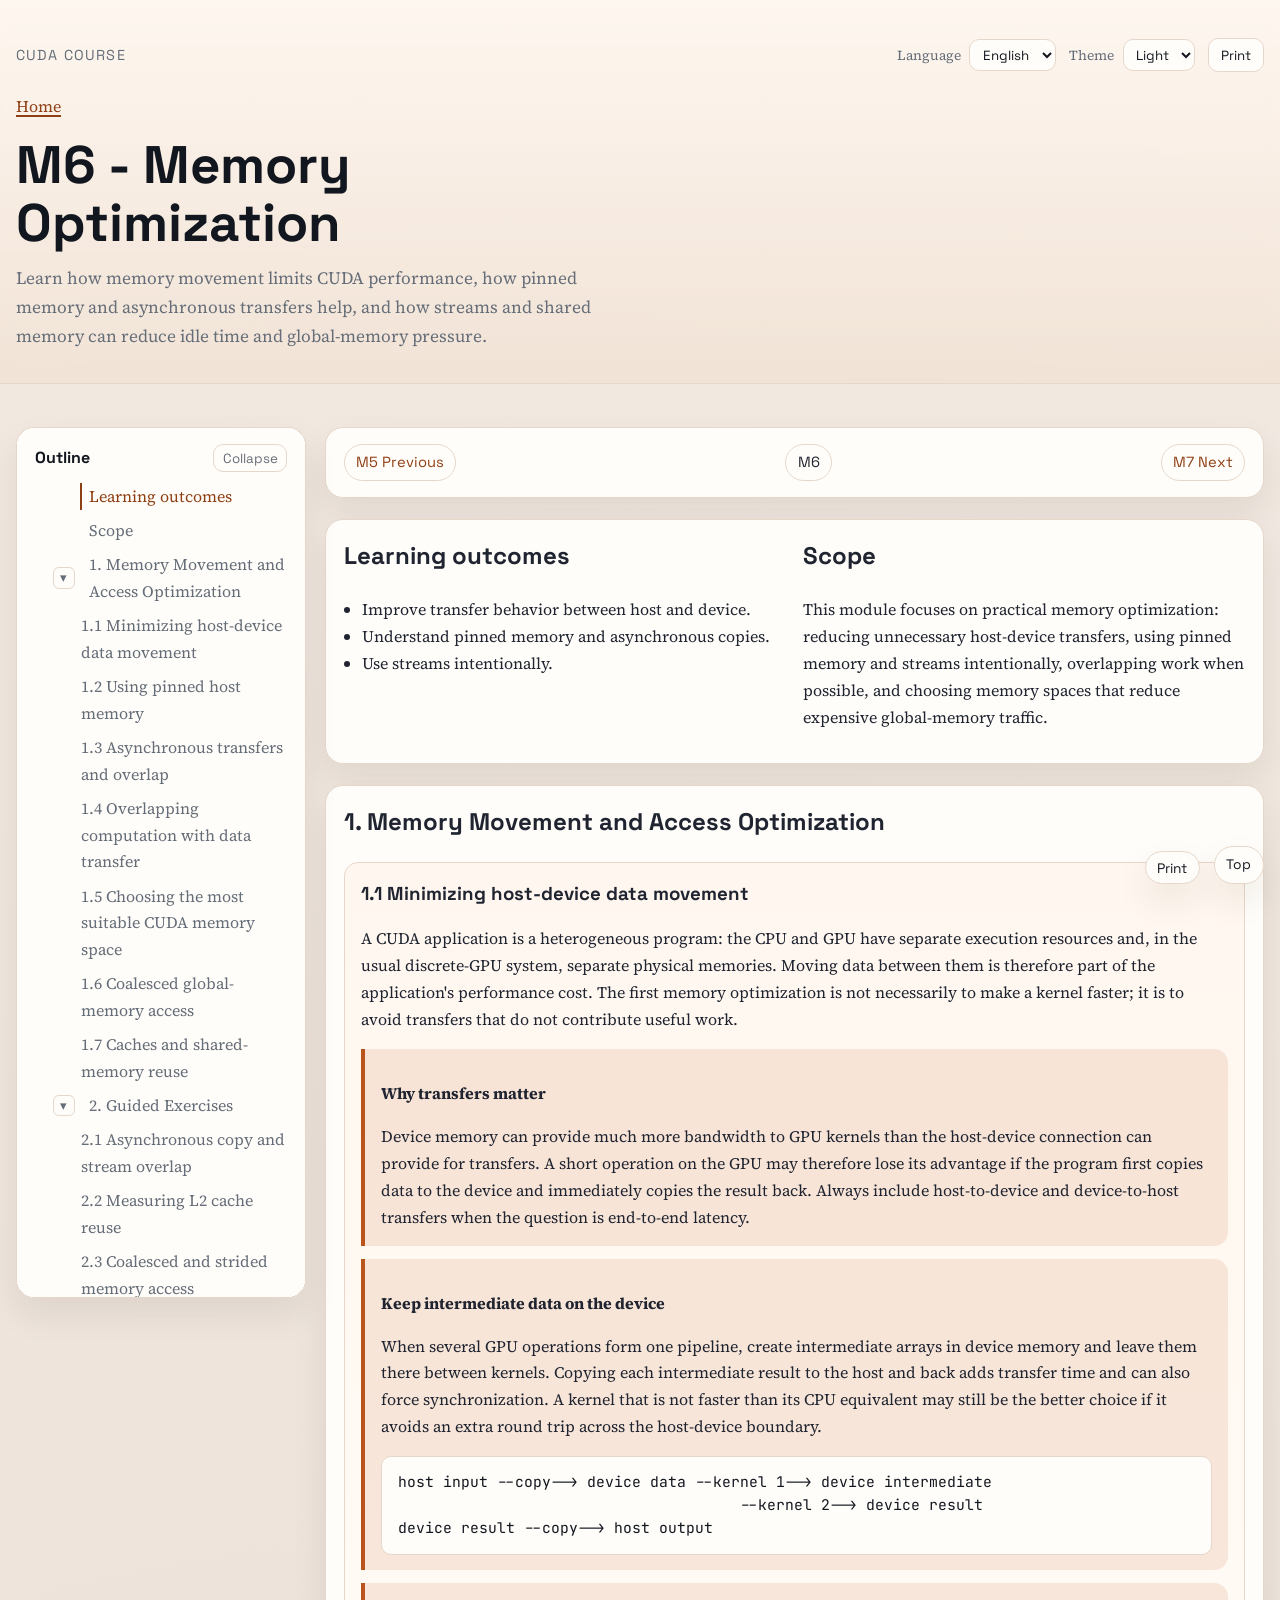
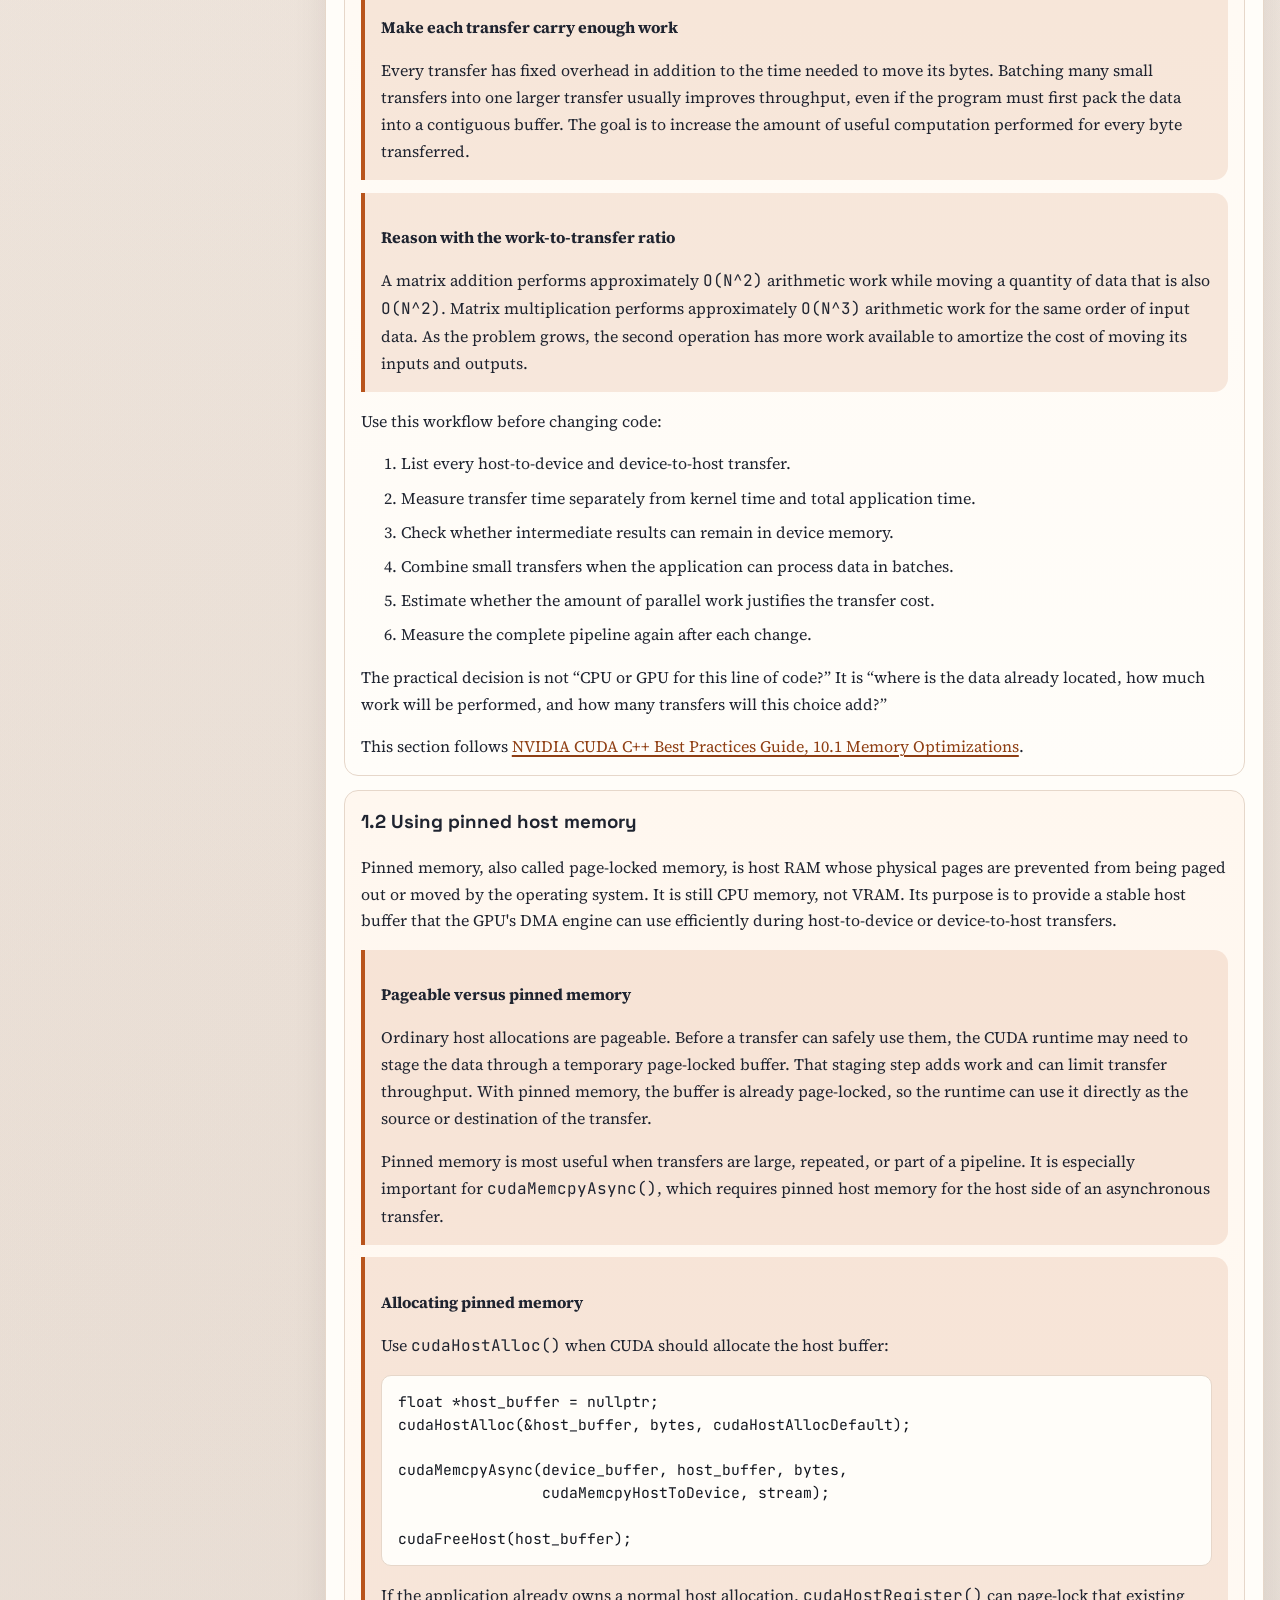
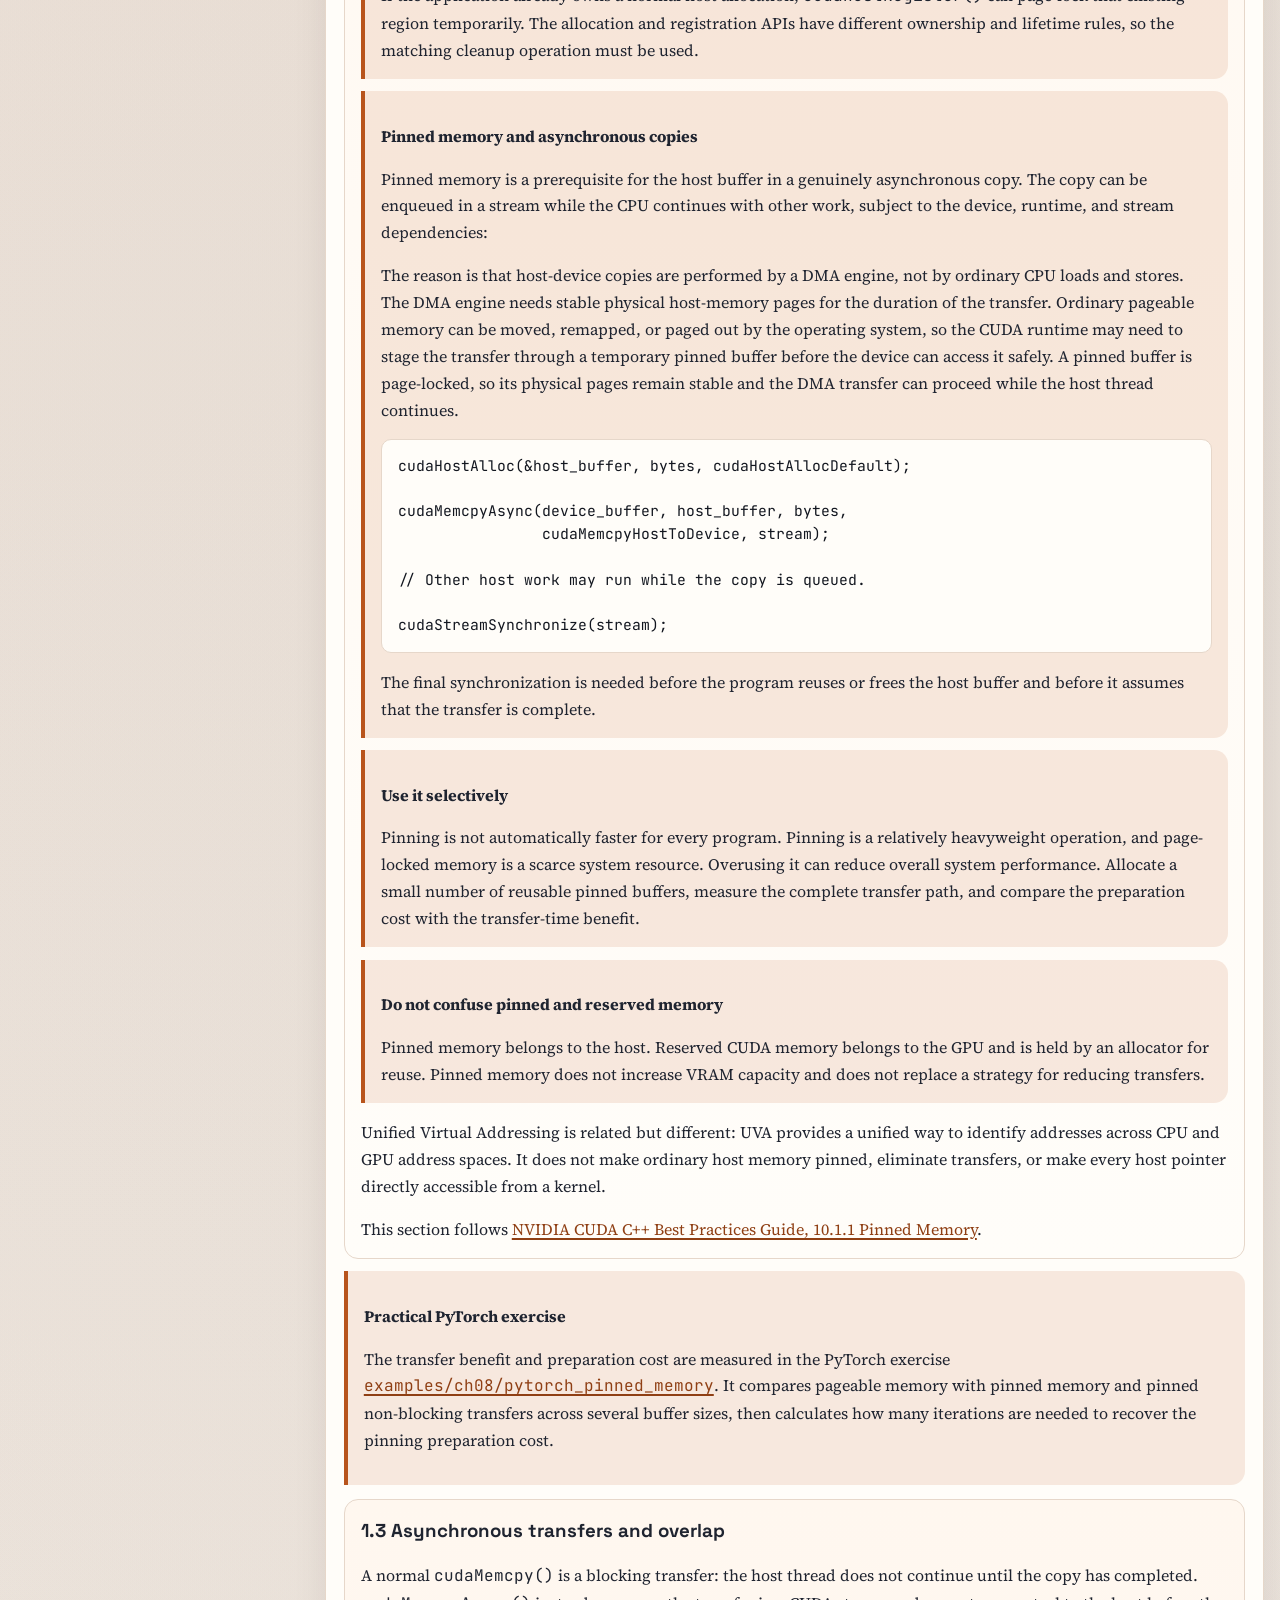
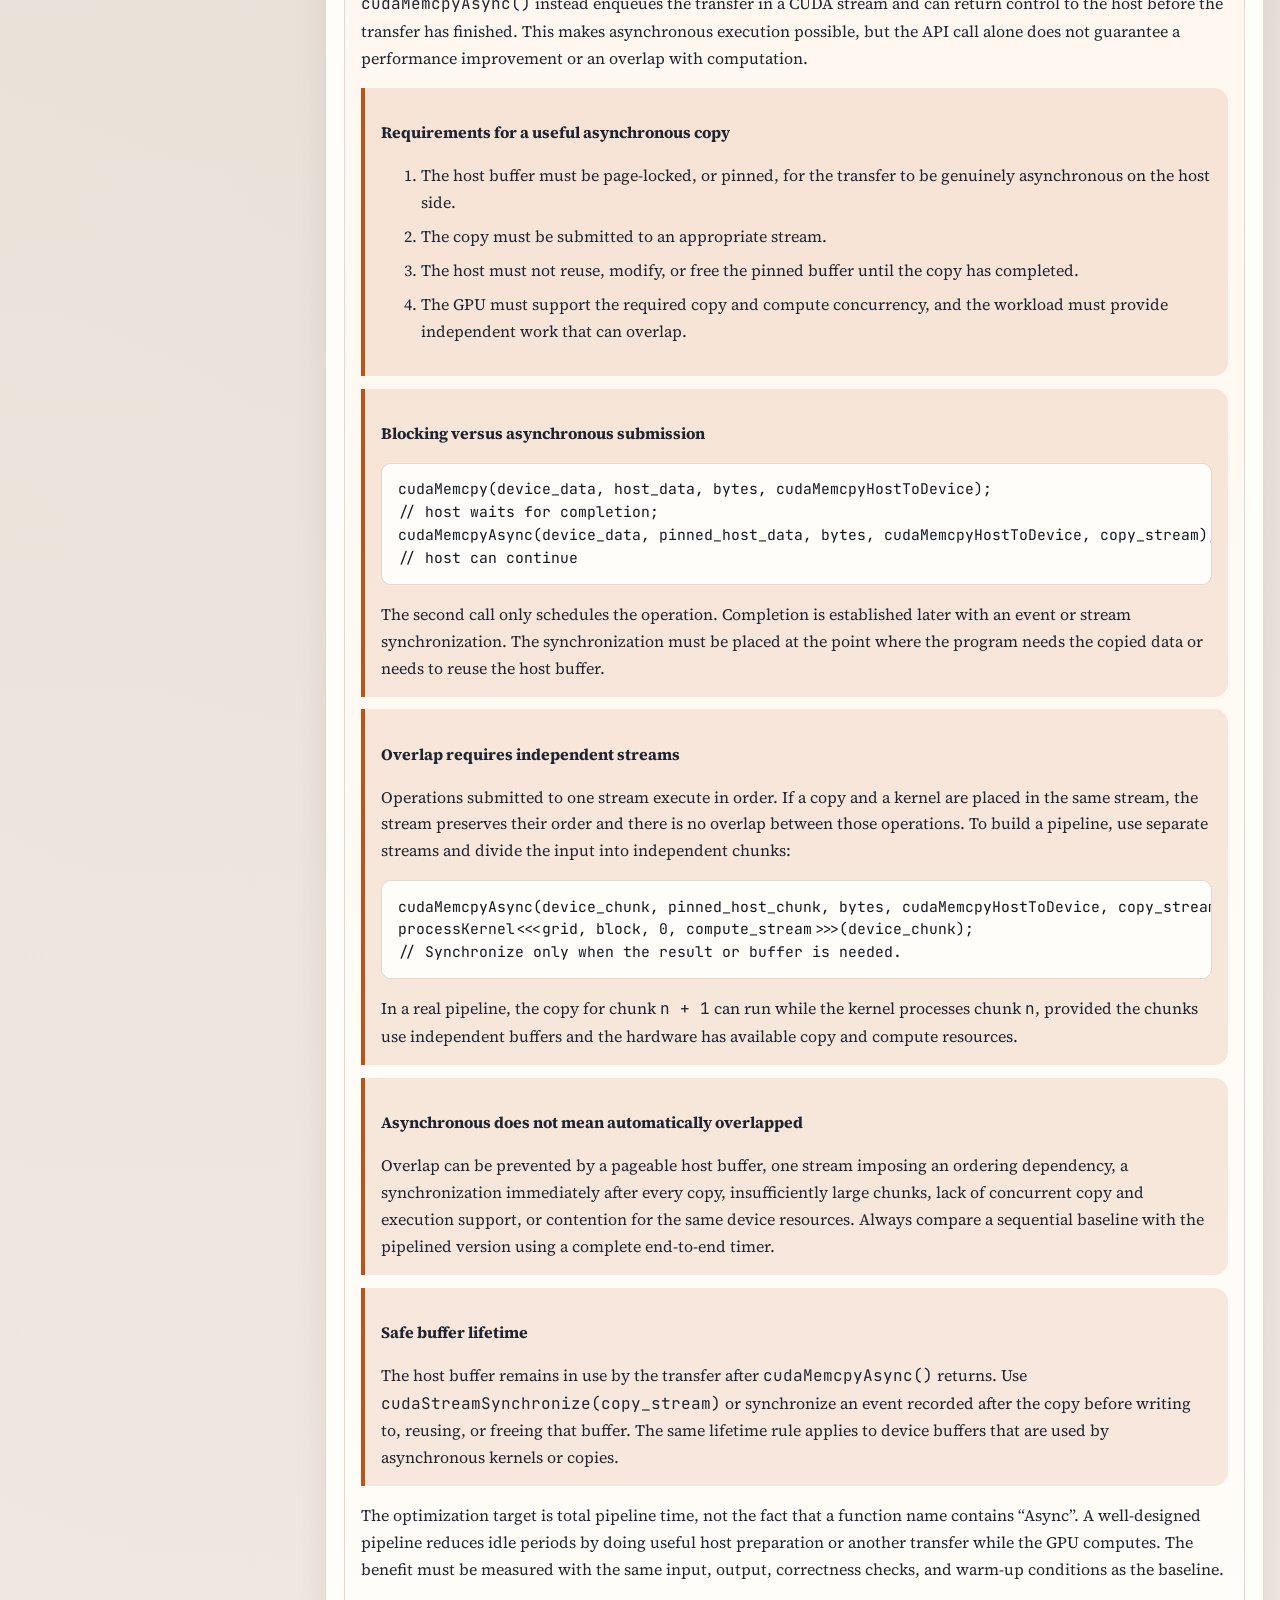
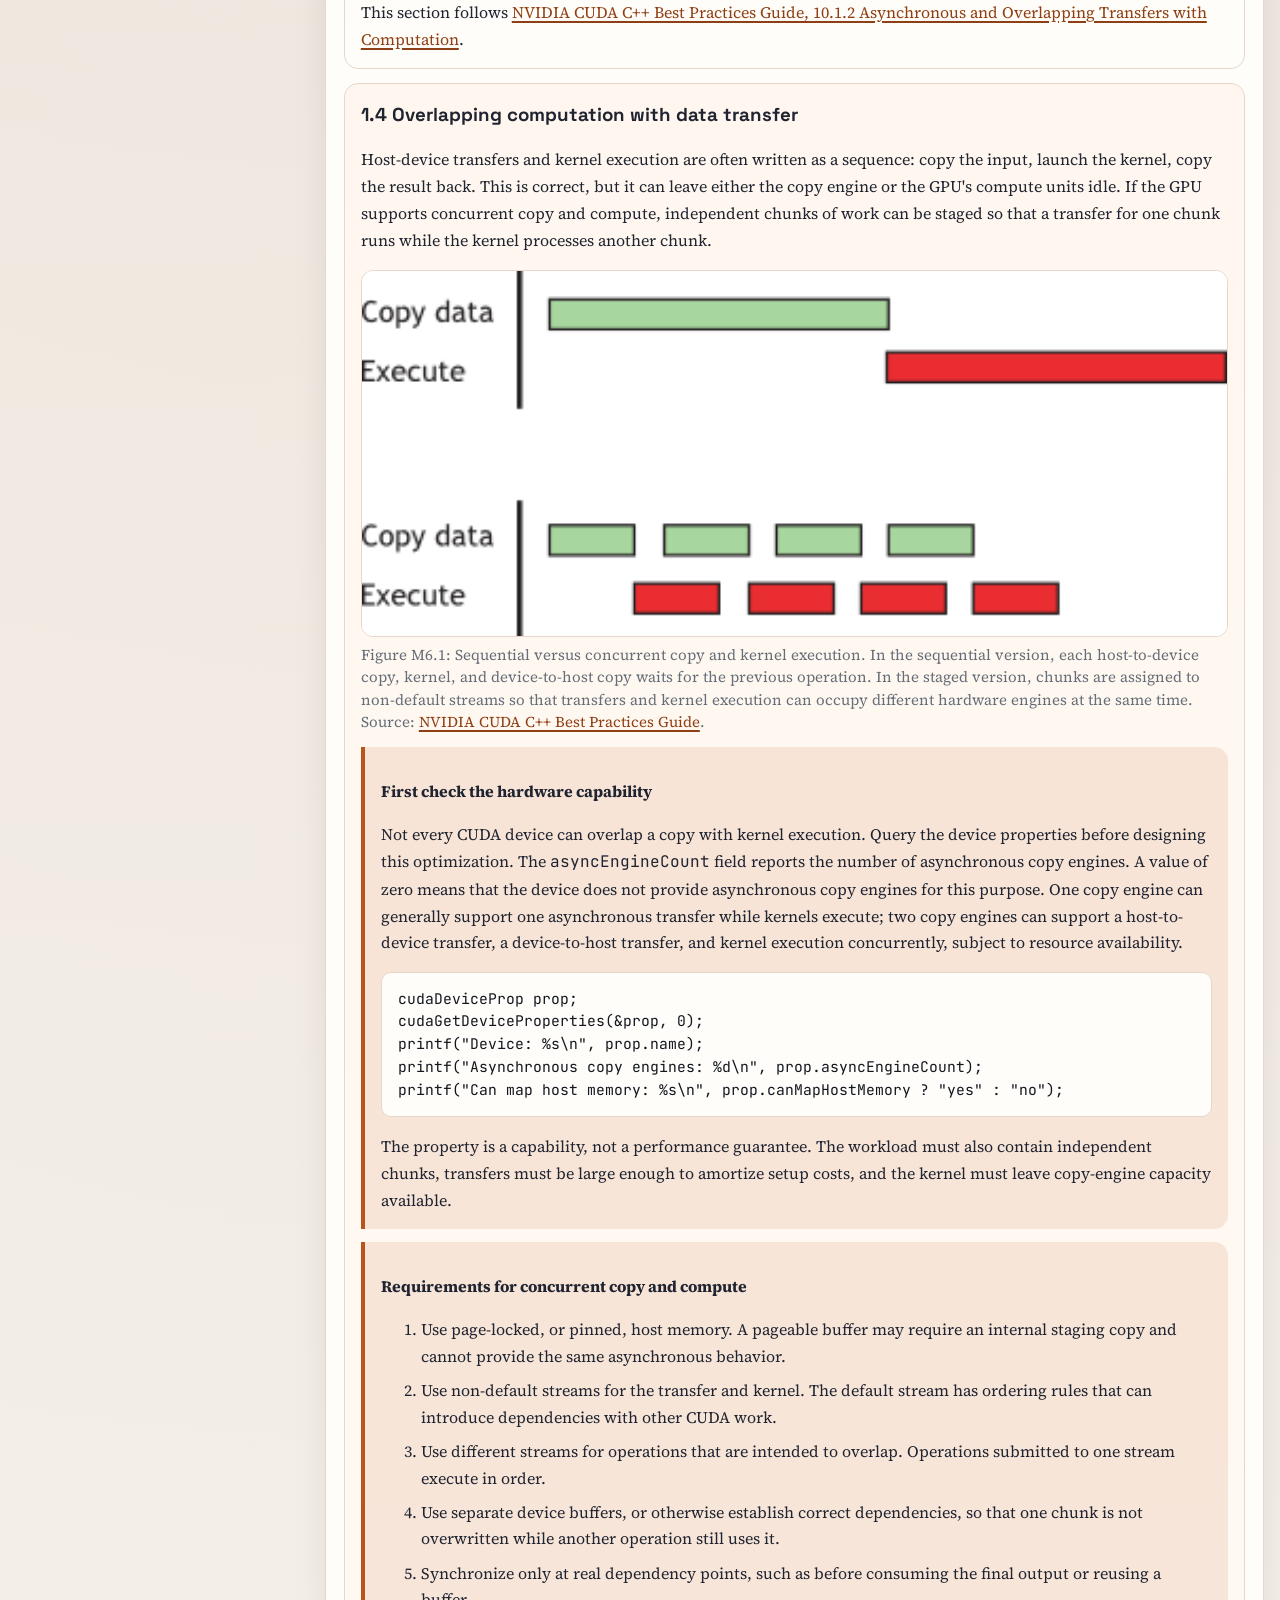
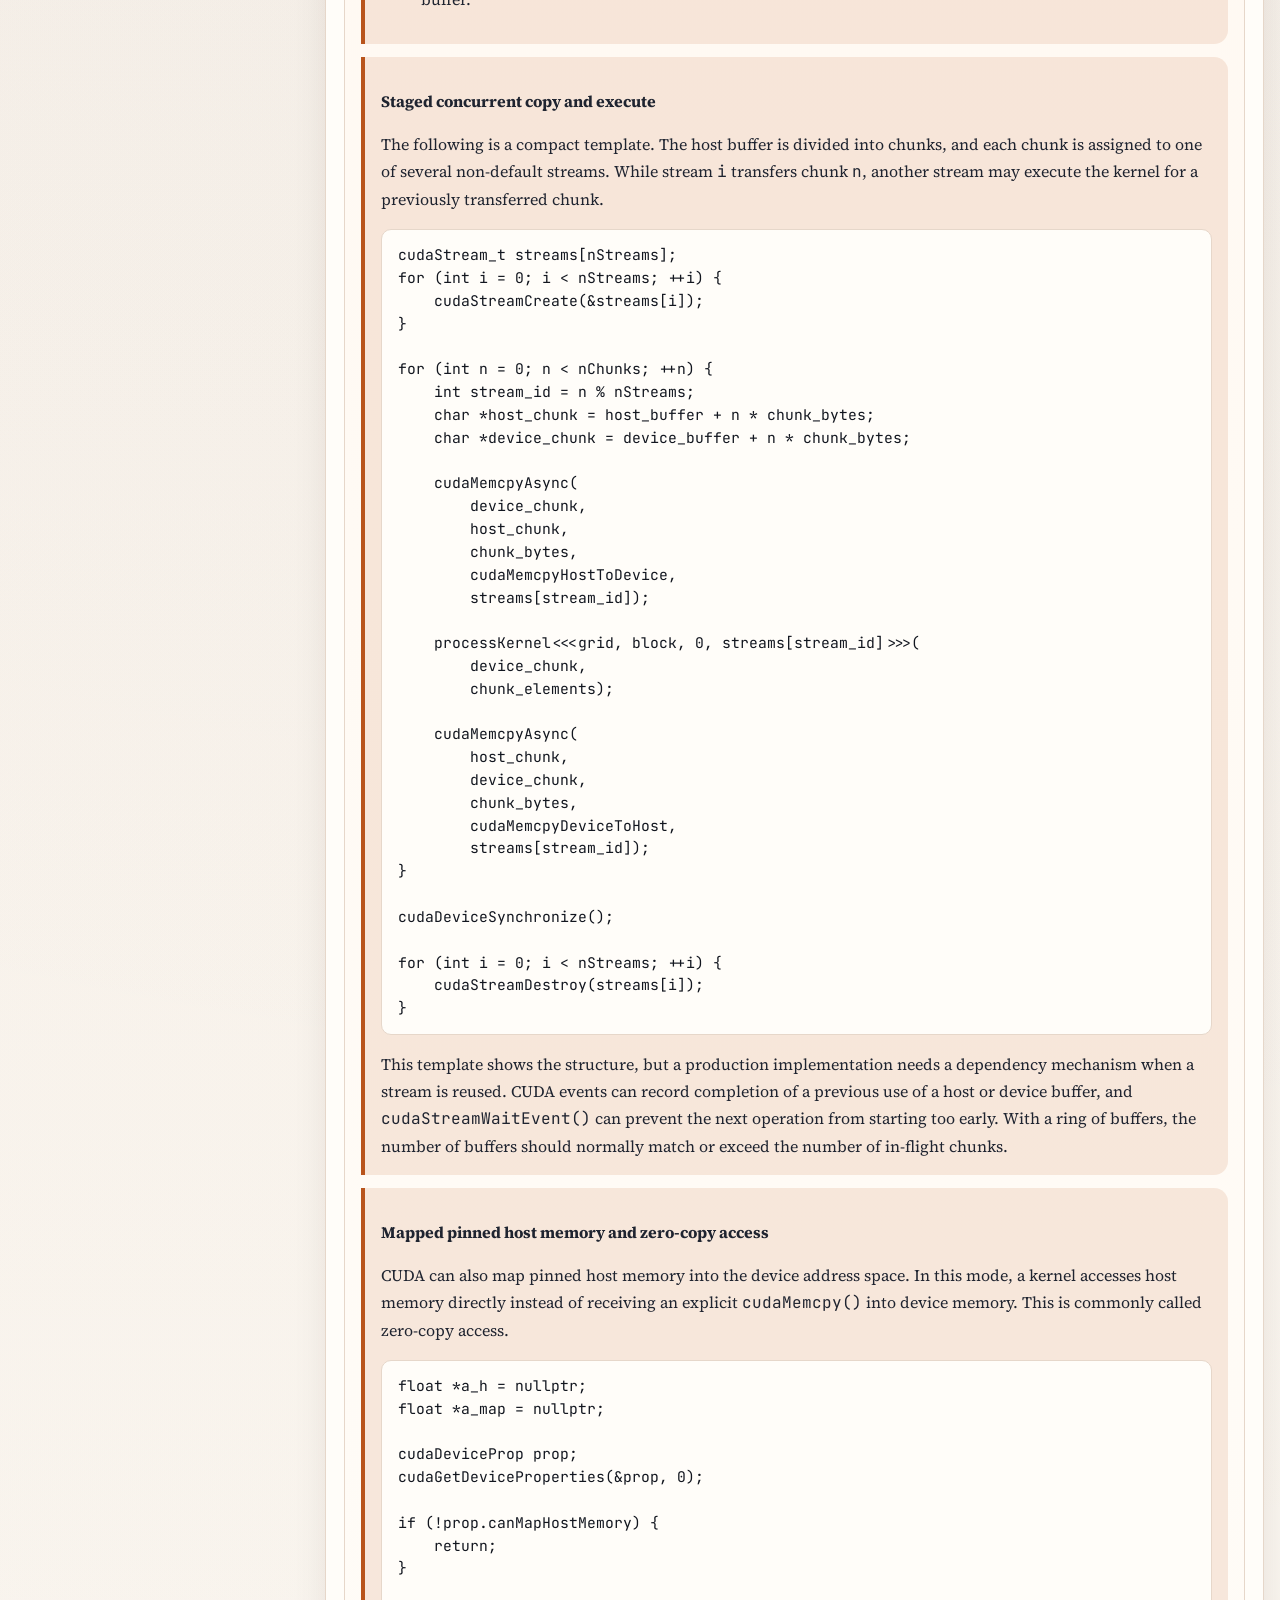
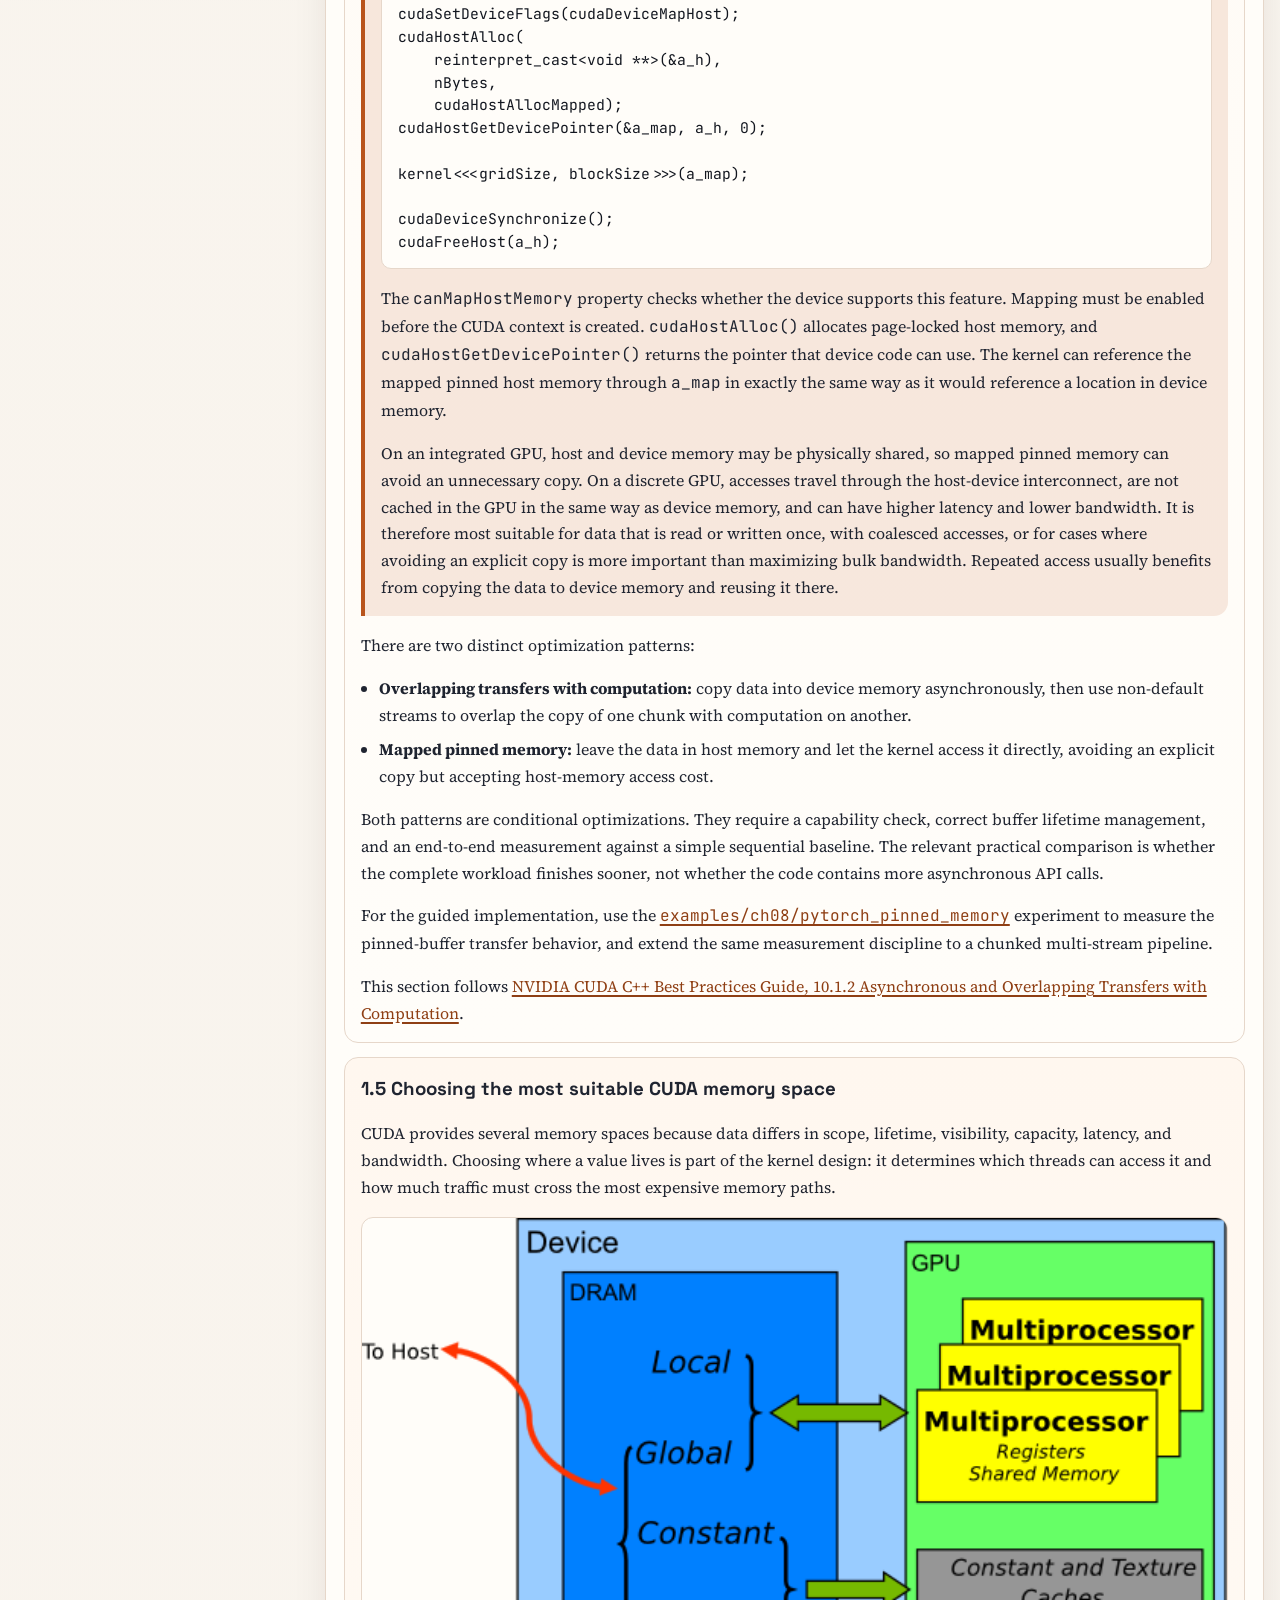
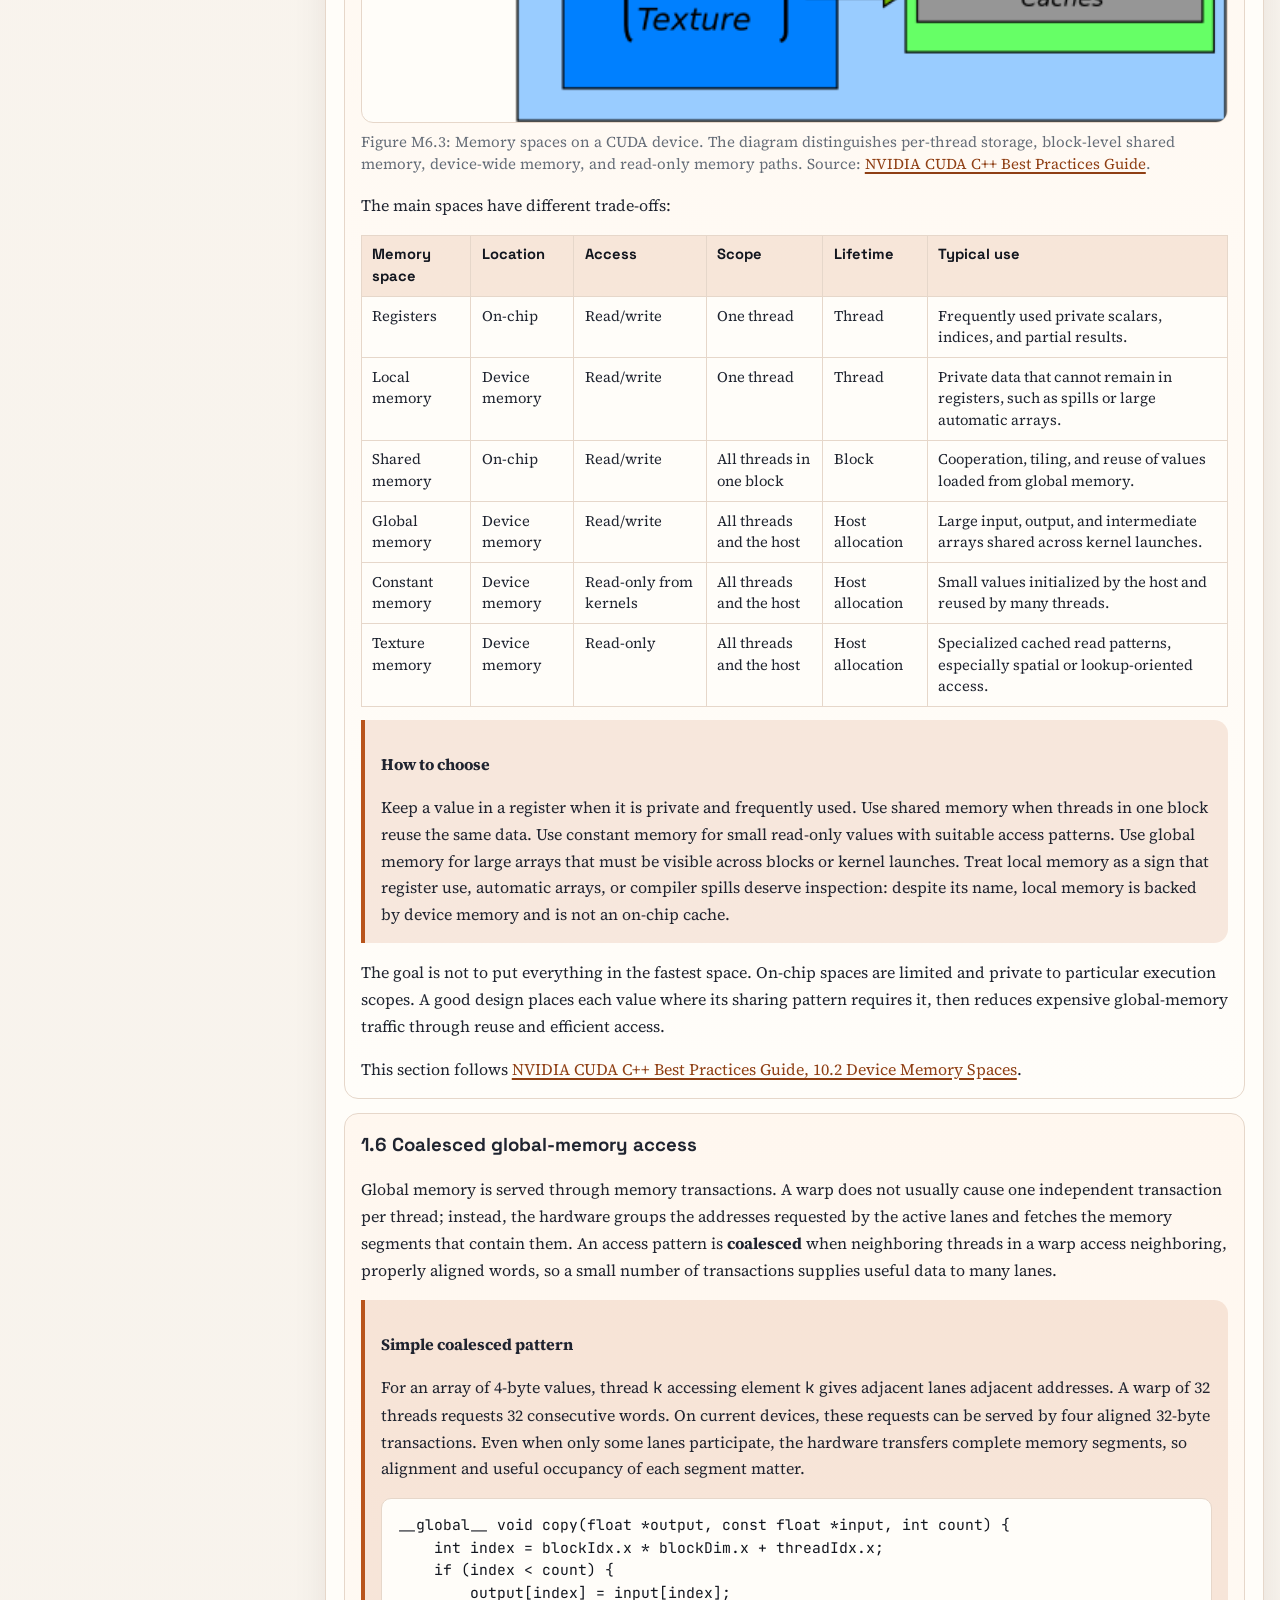
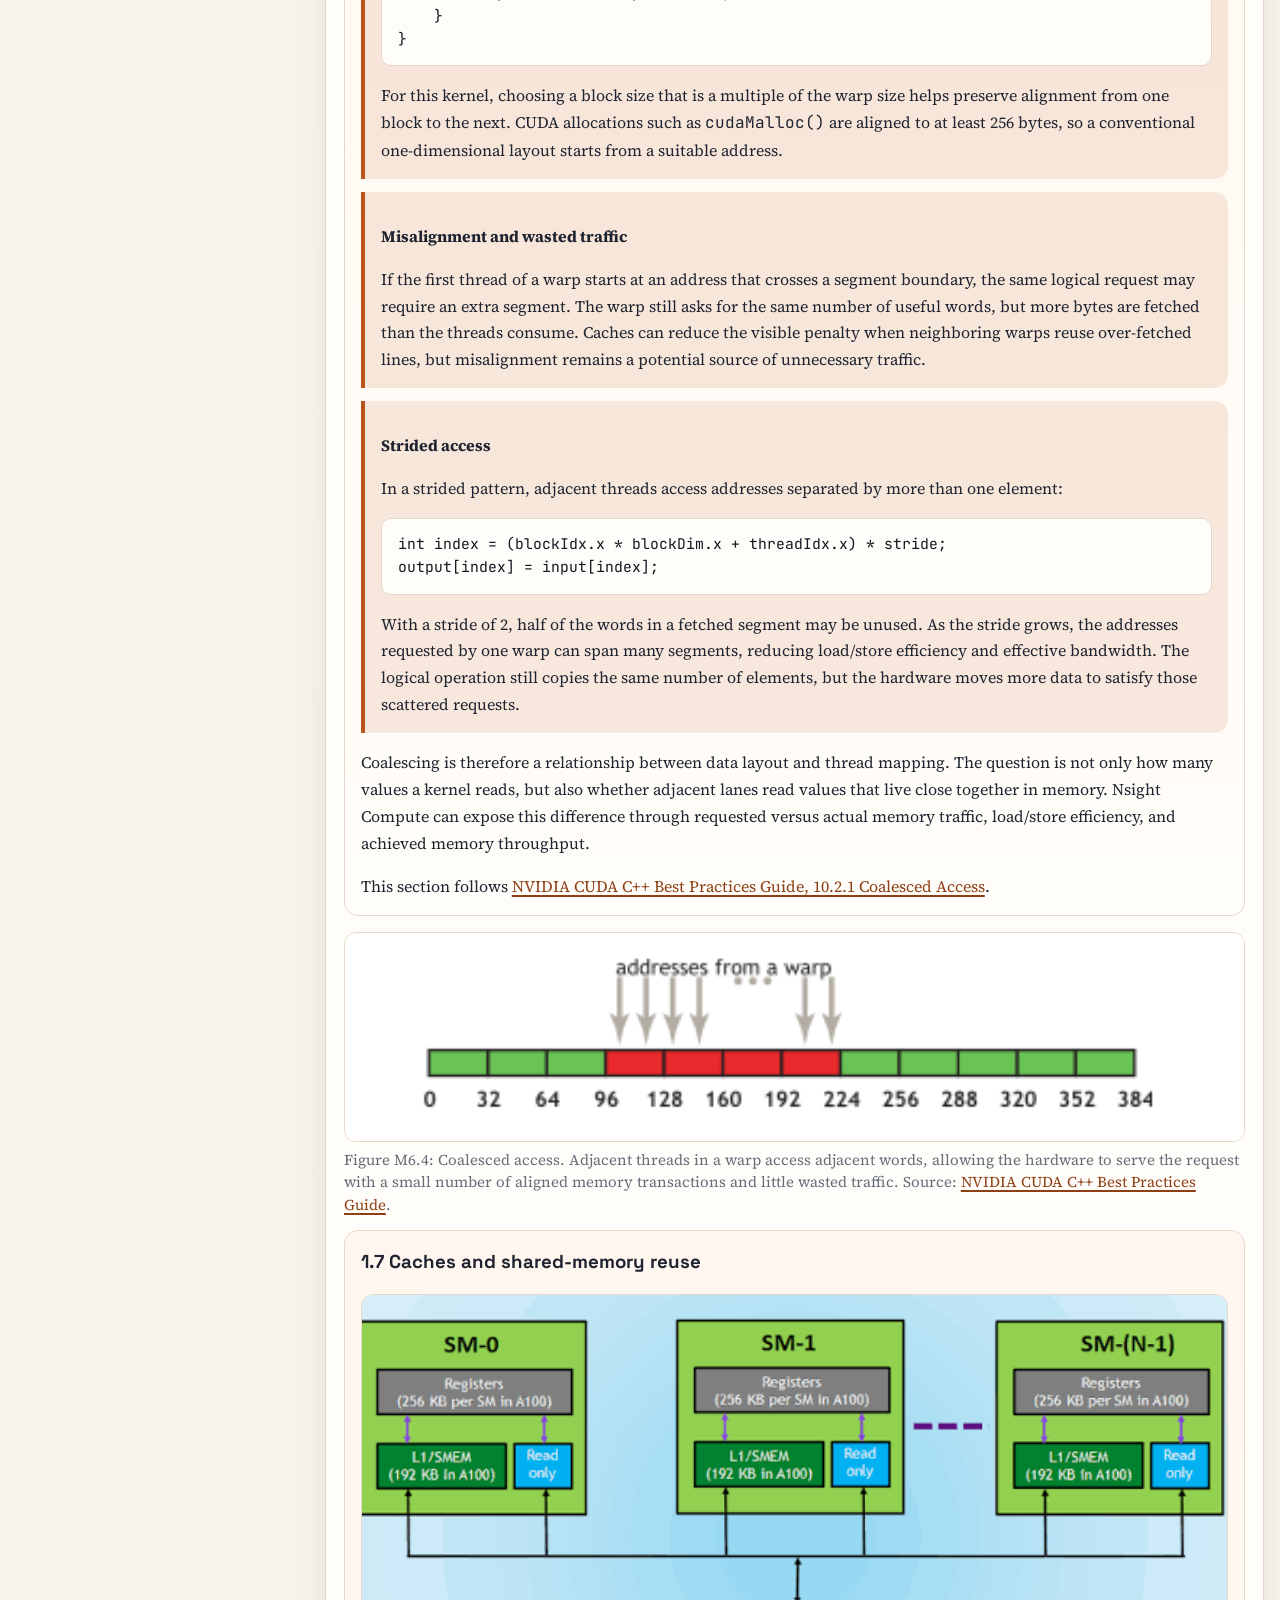
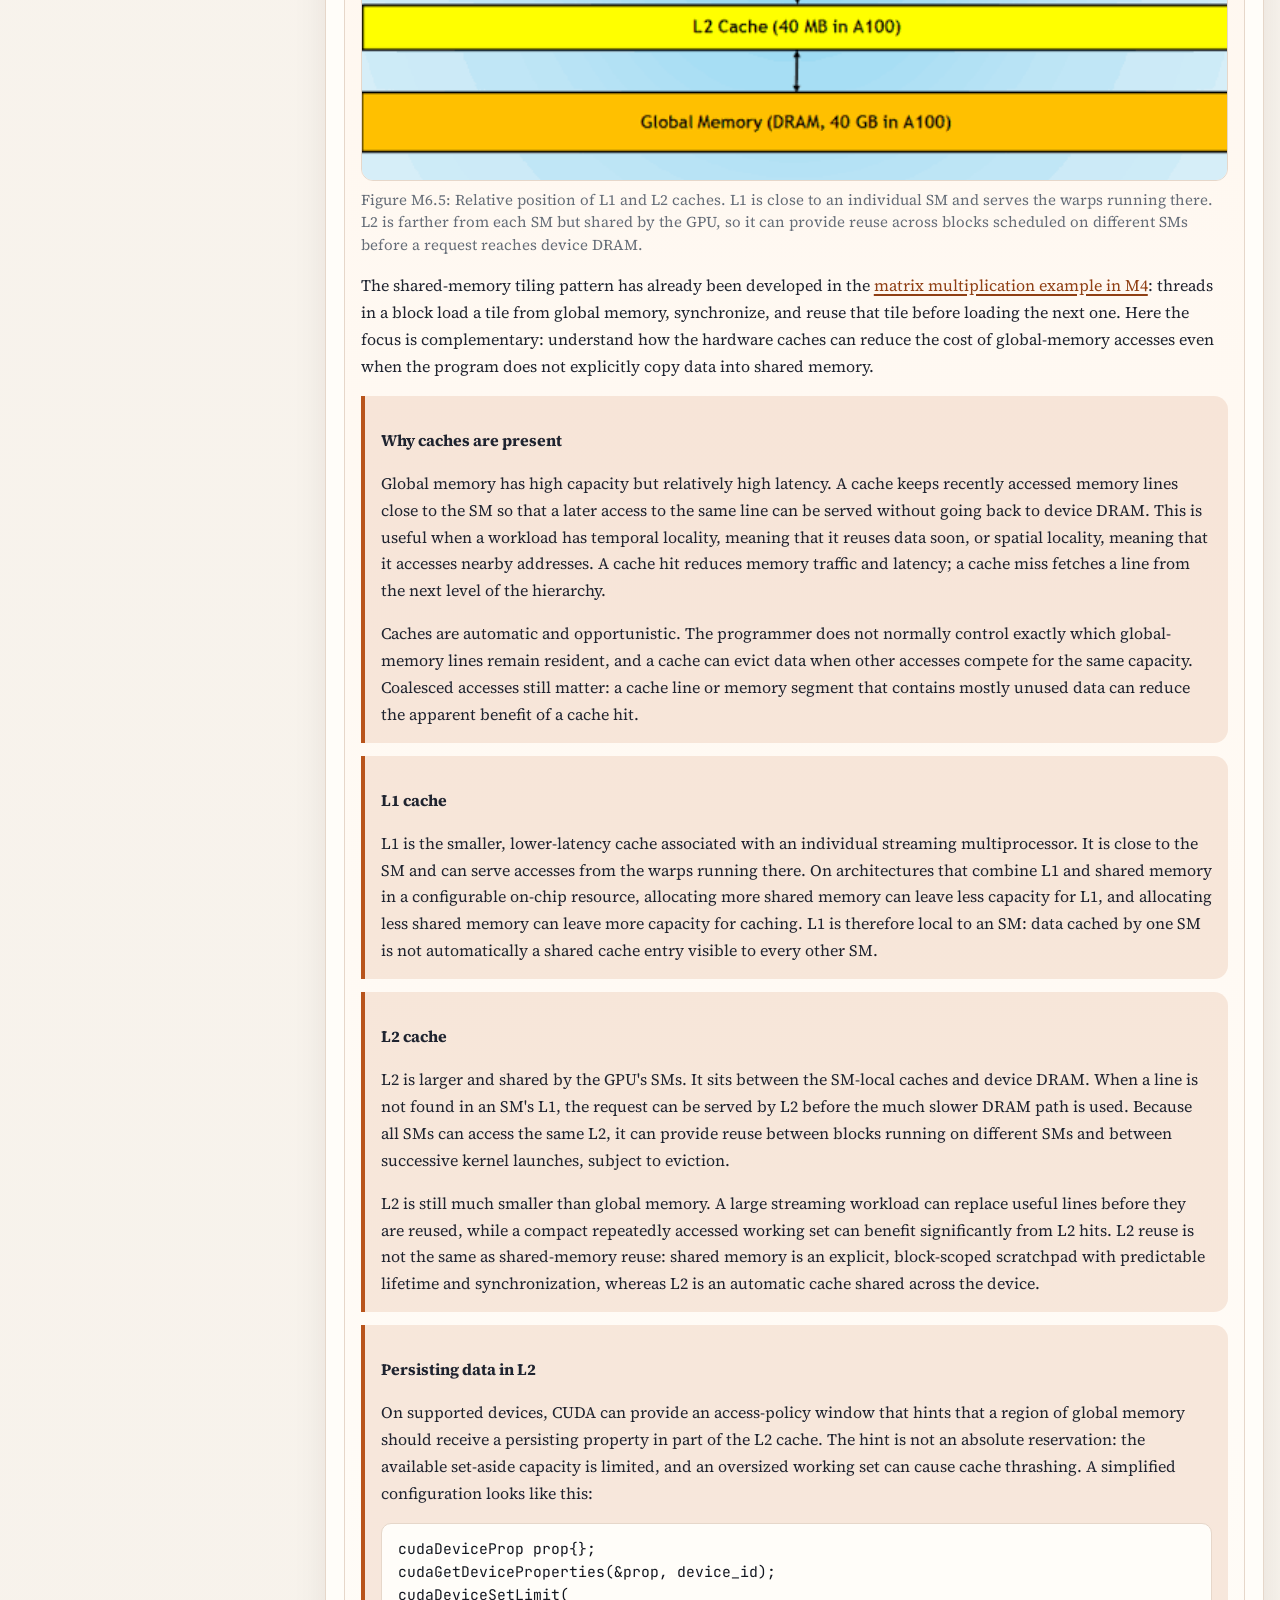
<file: site/chapters/chapter-06.html>
<!DOCTYPE html>
<html lang="en">
<head>
  <meta charset="utf-8">
  <meta name="viewport" content="width=device-width, initial-scale=1">
  <title>M6 - Memory Optimization</title>
  <link rel="preconnect" href="https://fonts.googleapis.com">
  <link rel="preconnect" href="https://fonts.gstatic.com" crossorigin>
  <link href="https://fonts.googleapis.com/css2?family=JetBrains+Mono:wght@400;600&family=Space+Grotesk:wght@400;500;700&family=Source+Serif+4:opsz,wght@8..60,400;8..60,600&display=swap" rel="stylesheet">
  <link rel="stylesheet" href="../assets/css/site.css">
  <script defer src="../assets/js/site.js"></script>
</head>
<body id="top" data-page-lang="en">
  <div id="google_translate_element" class="translate-host" aria-hidden="true"></div>
  <header class="site-header">
    <div class="shell">
      <section class="hero">
        <p><a href="../index.html">Home</a></p>
        <h1>M6 - Memory Optimization</h1>
        <p class="hero-copy">Learn how memory movement limits CUDA performance, how pinned memory and asynchronous transfers help, and how streams and shared memory can reduce idle time and global-memory pressure.</p>
      </section>
    </div>
  </header>
  <main class="shell module-layout">
    <aside class="panel outline-panel" aria-label="Module outline"><nav id="outline-nav"></nav></aside>
    <article class="module-main">
      <section class="panel"><nav class="module-nav" aria-label="Module navigation"><a href="chapter-05.html">M5 Previous</a><span>M6</span><a href="chapter-07.html">M7 Next</a></nav></section>
      <section class="panel info-grid">
        <div><h2>Learning outcomes</h2><ul class="meta-list"><li>Improve transfer behavior between host and device.</li><li>Understand pinned memory and asynchronous copies.</li><li>Use streams intentionally.</li></ul></div>
        <div><h2>Scope</h2><p>This module focuses on practical memory optimization: reducing unnecessary host-device transfers, using pinned memory and streams intentionally, overlapping work when possible, and choosing memory spaces that reduce expensive global-memory traffic.</p></div>
      </section>
      <section class="panel">
        <h2>1. Memory Movement and Access Optimization</h2>
        <article class="subtopic"><h3>1.1 Minimizing host-device data movement</h3><p>A CUDA application is a heterogeneous program: the CPU and GPU have separate execution resources and, in the usual discrete-GPU system, separate physical memories. Moving data between them is therefore part of the application's performance cost. The first memory optimization is not necessarily to make a kernel faster; it is to avoid transfers that do not contribute useful work.</p><div class="callout"><p><strong>Why transfers matter</strong></p><p>Device memory can provide much more bandwidth to GPU kernels than the host-device connection can provide for transfers. A short operation on the GPU may therefore lose its advantage if the program first copies data to the device and immediately copies the result back. Always include host-to-device and device-to-host transfers when the question is end-to-end latency.</p></div><div class="callout"><p><strong>Keep intermediate data on the device</strong></p><p>When several GPU operations form one pipeline, create intermediate arrays in device memory and leave them there between kernels. Copying each intermediate result to the host and back adds transfer time and can also force synchronization. A kernel that is not faster than its CPU equivalent may still be the better choice if it avoids an extra round trip across the host-device boundary.</p><pre class="code-listing"><code>host input --copy--&gt; device data --kernel 1--&gt; device intermediate
                                      --kernel 2--&gt; device result
device result --copy--&gt; host output</code></pre></div><div class="callout"><p><strong>Make each transfer carry enough work</strong></p><p>Every transfer has fixed overhead in addition to the time needed to move its bytes. Batching many small transfers into one larger transfer usually improves throughput, even if the program must first pack the data into a contiguous buffer. The goal is to increase the amount of useful computation performed for every byte transferred.</p></div><div class="callout"><p><strong>Reason with the work-to-transfer ratio</strong></p><p>A matrix addition performs approximately <code>O(N^2)</code> arithmetic work while moving a quantity of data that is also <code>O(N^2)</code>. Matrix multiplication performs approximately <code>O(N^3)</code> arithmetic work for the same order of input data. As the problem grows, the second operation has more work available to amortize the cost of moving its inputs and outputs.</p></div><p>Use this workflow before changing code:</p><ol class="exercise-list"><li>List every host-to-device and device-to-host transfer.</li><li>Measure transfer time separately from kernel time and total application time.</li><li>Check whether intermediate results can remain in device memory.</li><li>Combine small transfers when the application can process data in batches.</li><li>Estimate whether the amount of parallel work justifies the transfer cost.</li><li>Measure the complete pipeline again after each change.</li></ol><p>The practical decision is not “CPU or GPU for this line of code?” It is “where is the data already located, how much work will be performed, and how many transfers will this choice add?”</p><p>This section follows <a href="https://docs.nvidia.com/cuda/cuda-c-best-practices-guide/index.html#memory-optimizations" target="_blank" rel="noopener noreferrer">NVIDIA CUDA C++ Best Practices Guide, 10.1 Memory Optimizations</a>.</p></article>
        <article class="subtopic"><h3>1.2 Using pinned host memory</h3><p>Pinned memory, also called page-locked memory, is host RAM whose physical pages are prevented from being paged out or moved by the operating system. It is still CPU memory, not VRAM. Its purpose is to provide a stable host buffer that the GPU's DMA engine can use efficiently during host-to-device or device-to-host transfers.</p><div class="callout"><p><strong>Pageable versus pinned memory</strong></p><p>Ordinary host allocations are pageable. Before a transfer can safely use them, the CUDA runtime may need to stage the data through a temporary page-locked buffer. That staging step adds work and can limit transfer throughput. With pinned memory, the buffer is already page-locked, so the runtime can use it directly as the source or destination of the transfer.</p><p>Pinned memory is most useful when transfers are large, repeated, or part of a pipeline. It is especially important for <code>cudaMemcpyAsync()</code>, which requires pinned host memory for the host side of an asynchronous transfer.</p></div><div class="callout"><p><strong>Allocating pinned memory</strong></p><p>Use <code>cudaHostAlloc()</code> when CUDA should allocate the host buffer:</p><pre class="code-listing"><code>float *host_buffer = nullptr;
cudaHostAlloc(&amp;host_buffer, bytes, cudaHostAllocDefault);

cudaMemcpyAsync(device_buffer, host_buffer, bytes,
                cudaMemcpyHostToDevice, stream);

cudaFreeHost(host_buffer);</code></pre><p>If the application already owns a normal host allocation, <code>cudaHostRegister()</code> can page-lock that existing region temporarily. The allocation and registration APIs have different ownership and lifetime rules, so the matching cleanup operation must be used.</p></div><div class="callout"><p><strong>Pinned memory and asynchronous copies</strong></p><p>Pinned memory is a prerequisite for the host buffer in a genuinely asynchronous copy. The copy can be enqueued in a stream while the CPU continues with other work, subject to the device, runtime, and stream dependencies:</p><p>The reason is that host-device copies are performed by a DMA engine, not by ordinary CPU loads and stores. The DMA engine needs stable physical host-memory pages for the duration of the transfer. Ordinary pageable memory can be moved, remapped, or paged out by the operating system, so the CUDA runtime may need to stage the transfer through a temporary pinned buffer before the device can access it safely. A pinned buffer is page-locked, so its physical pages remain stable and the DMA transfer can proceed while the host thread continues.</p><pre class="code-listing"><code>cudaHostAlloc(&amp;host_buffer, bytes, cudaHostAllocDefault);

cudaMemcpyAsync(device_buffer, host_buffer, bytes,
                cudaMemcpyHostToDevice, stream);

// Other host work may run while the copy is queued.

cudaStreamSynchronize(stream);</code></pre><p>The final synchronization is needed before the program reuses or frees the host buffer and before it assumes that the transfer is complete.</p></div><div class="callout"><p><strong>Use it selectively</strong></p><p>Pinning is not automatically faster for every program. Pinning is a relatively heavyweight operation, and page-locked memory is a scarce system resource. Overusing it can reduce overall system performance. Allocate a small number of reusable pinned buffers, measure the complete transfer path, and compare the preparation cost with the transfer-time benefit.</p></div><div class="callout"><p><strong>Do not confuse pinned and reserved memory</strong></p><p>Pinned memory belongs to the host. Reserved CUDA memory belongs to the GPU and is held by an allocator for reuse. Pinned memory does not increase VRAM capacity and does not replace a strategy for reducing transfers.</p></div><p>Unified Virtual Addressing is related but different: UVA provides a unified way to identify addresses across CPU and GPU address spaces. It does not make ordinary host memory pinned, eliminate transfers, or make every host pointer directly accessible from a kernel.</p><p>This section follows <a href="https://docs.nvidia.com/cuda/cuda-c-best-practices-guide/index.html#pinned-memory" target="_blank" rel="noopener noreferrer">NVIDIA CUDA C++ Best Practices Guide, 10.1.1 Pinned Memory</a>.</p></article>
        <div class="callout"><p><strong>Practical PyTorch exercise</strong></p><p>The transfer benefit and preparation cost are measured in the PyTorch exercise <a href="../../examples/ch08/pytorch_pinned_memory/README.md"><code>examples/ch08/pytorch_pinned_memory</code></a>. It compares pageable memory with pinned memory and pinned non-blocking transfers across several buffer sizes, then calculates how many iterations are needed to recover the pinning preparation cost.</p></div>
        <article class="subtopic"><h3>1.3 Asynchronous transfers and overlap</h3><p>A normal <code>cudaMemcpy()</code> is a blocking transfer: the host thread does not continue until the copy has completed. <code>cudaMemcpyAsync()</code> instead enqueues the transfer in a CUDA stream and can return control to the host before the transfer has finished. This makes asynchronous execution possible, but the API call alone does not guarantee a performance improvement or an overlap with computation.</p><div class="callout"><p><strong>Requirements for a useful asynchronous copy</strong></p><ol class="exercise-list"><li>The host buffer must be page-locked, or pinned, for the transfer to be genuinely asynchronous on the host side.</li><li>The copy must be submitted to an appropriate stream.</li><li>The host must not reuse, modify, or free the pinned buffer until the copy has completed.</li><li>The GPU must support the required copy and compute concurrency, and the workload must provide independent work that can overlap.</li></ol></div><div class="callout"><p><strong>Blocking versus asynchronous submission</strong></p><pre class="code-listing"><code>cudaMemcpy(device_data, host_data, bytes, cudaMemcpyHostToDevice);
// host waits for completion;
cudaMemcpyAsync(device_data, pinned_host_data, bytes, cudaMemcpyHostToDevice, copy_stream);
// host can continue</code></pre><p>The second call only schedules the operation. Completion is established later with an event or stream synchronization. The synchronization must be placed at the point where the program needs the copied data or needs to reuse the host buffer.</p></div><div class="callout"><p><strong>Overlap requires independent streams</strong></p><p>Operations submitted to one stream execute in order. If a copy and a kernel are placed in the same stream, the stream preserves their order and there is no overlap between those operations. To build a pipeline, use separate streams and divide the input into independent chunks:</p><pre class="code-listing"><code>cudaMemcpyAsync(device_chunk, pinned_host_chunk, bytes, cudaMemcpyHostToDevice, copy_stream);
processKernel&lt;&lt;&lt;grid, block, 0, compute_stream&gt;&gt;&gt;(device_chunk);
// Synchronize only when the result or buffer is needed.</code></pre><p>In a real pipeline, the copy for chunk <code>n + 1</code> can run while the kernel processes chunk <code>n</code>, provided the chunks use independent buffers and the hardware has available copy and compute resources.</p></div><div class="callout"><p><strong>Asynchronous does not mean automatically overlapped</strong></p><p>Overlap can be prevented by a pageable host buffer, one stream imposing an ordering dependency, a synchronization immediately after every copy, insufficiently large chunks, lack of concurrent copy and execution support, or contention for the same device resources. Always compare a sequential baseline with the pipelined version using a complete end-to-end timer.</p></div><div class="callout"><p><strong>Safe buffer lifetime</strong></p><p>The host buffer remains in use by the transfer after <code>cudaMemcpyAsync()</code> returns. Use <code>cudaStreamSynchronize(copy_stream)</code> or synchronize an event recorded after the copy before writing to, reusing, or freeing that buffer. The same lifetime rule applies to device buffers that are used by asynchronous kernels or copies.</p></div><p>The optimization target is total pipeline time, not the fact that a function name contains “Async”. A well-designed pipeline reduces idle periods by doing useful host preparation or another transfer while the GPU computes. The benefit must be measured with the same input, output, correctness checks, and warm-up conditions as the baseline.</p><p>This section follows <a href="https://docs.nvidia.com/cuda/cuda-c-best-practices-guide/index.html#asynchronous-and-overlapping-transfers-with-computation" target="_blank" rel="noopener noreferrer">NVIDIA CUDA C++ Best Practices Guide, 10.1.2 Asynchronous and Overlapping Transfers with Computation</a>.</p></article>
        <article class="subtopic"><h3>1.4 Overlapping computation with data transfer</h3><p>Host-device transfers and kernel execution are often written as a sequence: copy the input, launch the kernel, copy the result back. This is correct, but it can leave either the copy engine or the GPU's compute units idle. If the GPU supports concurrent copy and compute, independent chunks of work can be staged so that a transfer for one chunk runs while the kernel processes another chunk.</p><figure class="module-figure" data-zoomable><img src="../assets/images/m6-copy-kernel-overlap-timeline.png" alt="Timeline comparing sequential copy and kernel execution with concurrent staged copy and kernel execution across multiple streams."><figcaption>Figure M6.1: Sequential versus concurrent copy and kernel execution. In the sequential version, each host-to-device copy, kernel, and device-to-host copy waits for the previous operation. In the staged version, chunks are assigned to non-default streams so that transfers and kernel execution can occupy different hardware engines at the same time. Source: <a href="https://docs.nvidia.com/cuda/cuda-c-best-practices-guide/index.html#asynchronous-and-overlapping-transfers-with-computation" target="_blank" rel="noopener noreferrer">NVIDIA CUDA C++ Best Practices Guide</a>.</figcaption></figure><div class="callout"><p><strong>First check the hardware capability</strong></p><p>Not every CUDA device can overlap a copy with kernel execution. Query the device properties before designing this optimization. The <code>asyncEngineCount</code> field reports the number of asynchronous copy engines. A value of zero means that the device does not provide asynchronous copy engines for this purpose. One copy engine can generally support one asynchronous transfer while kernels execute; two copy engines can support a host-to-device transfer, a device-to-host transfer, and kernel execution concurrently, subject to resource availability.</p><pre class="code-listing"><code>cudaDeviceProp prop;
cudaGetDeviceProperties(&amp;prop, 0);
printf("Device: %s\n", prop.name);
printf("Asynchronous copy engines: %d\n", prop.asyncEngineCount);
printf("Can map host memory: %s\n", prop.canMapHostMemory ? "yes" : "no");</code></pre><p>The property is a capability, not a performance guarantee. The workload must also contain independent chunks, transfers must be large enough to amortize setup costs, and the kernel must leave copy-engine capacity available.</p></div><div class="callout"><p><strong>Requirements for concurrent copy and compute</strong></p><ol class="exercise-list"><li>Use page-locked, or pinned, host memory. A pageable buffer may require an internal staging copy and cannot provide the same asynchronous behavior.</li><li>Use non-default streams for the transfer and kernel. The default stream has ordering rules that can introduce dependencies with other CUDA work.</li><li>Use different streams for operations that are intended to overlap. Operations submitted to one stream execute in order.</li><li>Use separate device buffers, or otherwise establish correct dependencies, so that one chunk is not overwritten while another operation still uses it.</li><li>Synchronize only at real dependency points, such as before consuming the final output or reusing a buffer.</li></ol></div><div class="callout"><p><strong>Staged concurrent copy and execute</strong></p><p>The following is a compact template. The host buffer is divided into chunks, and each chunk is assigned to one of several non-default streams. While stream <code>i</code> transfers chunk <code>n</code>, another stream may execute the kernel for a previously transferred chunk.</p><pre class="code-listing"><code>cudaStream_t streams[nStreams];
for (int i = 0; i &lt; nStreams; ++i) {
    cudaStreamCreate(&amp;streams[i]);
}

for (int n = 0; n &lt; nChunks; ++n) {
    int stream_id = n % nStreams;
    char *host_chunk = host_buffer + n * chunk_bytes;
    char *device_chunk = device_buffer + n * chunk_bytes;

    cudaMemcpyAsync(
        device_chunk,
        host_chunk,
        chunk_bytes,
        cudaMemcpyHostToDevice,
        streams[stream_id]);

    processKernel&lt;&lt;&lt;grid, block, 0, streams[stream_id]&gt;&gt;&gt;(
        device_chunk,
        chunk_elements);

    cudaMemcpyAsync(
        host_chunk,
        device_chunk,
        chunk_bytes,
        cudaMemcpyDeviceToHost,
        streams[stream_id]);
}

cudaDeviceSynchronize();

for (int i = 0; i &lt; nStreams; ++i) {
    cudaStreamDestroy(streams[i]);
}</code></pre><p>This template shows the structure, but a production implementation needs a dependency mechanism when a stream is reused. CUDA events can record completion of a previous use of a host or device buffer, and <code>cudaStreamWaitEvent()</code> can prevent the next operation from starting too early. With a ring of buffers, the number of buffers should normally match or exceed the number of in-flight chunks.</p></div><div class="callout"><p><strong>Mapped pinned host memory and zero-copy access</strong></p><p>CUDA can also map pinned host memory into the device address space. In this mode, a kernel accesses host memory directly instead of receiving an explicit <code>cudaMemcpy()</code> into device memory. This is commonly called zero-copy access.</p><pre class="code-listing"><code>float *a_h = nullptr;
float *a_map = nullptr;

cudaDeviceProp prop;
cudaGetDeviceProperties(&amp;prop, 0);

if (!prop.canMapHostMemory) {
    return;
}

cudaSetDeviceFlags(cudaDeviceMapHost);
cudaHostAlloc(
    reinterpret_cast&lt;void **&gt;(&amp;a_h),
    nBytes,
    cudaHostAllocMapped);
cudaHostGetDevicePointer(&amp;a_map, a_h, 0);

kernel&lt;&lt;&lt;gridSize, blockSize&gt;&gt;&gt;(a_map);

cudaDeviceSynchronize();
cudaFreeHost(a_h);</code></pre><p>The <code>canMapHostMemory</code> property checks whether the device supports this feature. Mapping must be enabled before the CUDA context is created. <code>cudaHostAlloc()</code> allocates page-locked host memory, and <code>cudaHostGetDevicePointer()</code> returns the pointer that device code can use. The kernel can reference the mapped pinned host memory through <code>a_map</code> in exactly the same way as it would reference a location in device memory.</p><p>On an integrated GPU, host and device memory may be physically shared, so mapped pinned memory can avoid an unnecessary copy. On a discrete GPU, accesses travel through the host-device interconnect, are not cached in the GPU in the same way as device memory, and can have higher latency and lower bandwidth. It is therefore most suitable for data that is read or written once, with coalesced accesses, or for cases where avoiding an explicit copy is more important than maximizing bulk bandwidth. Repeated access usually benefits from copying the data to device memory and reusing it there.</p></div><p>There are two distinct optimization patterns:</p><ul class="exercise-list"><li><strong>Overlapping transfers with computation:</strong> copy data into device memory asynchronously, then use non-default streams to overlap the copy of one chunk with computation on another.</li><li><strong>Mapped pinned memory:</strong> leave the data in host memory and let the kernel access it directly, avoiding an explicit copy but accepting host-memory access cost.</li></ul><p>Both patterns are conditional optimizations. They require a capability check, correct buffer lifetime management, and an end-to-end measurement against a simple sequential baseline. The relevant practical comparison is whether the complete workload finishes sooner, not whether the code contains more asynchronous API calls.</p><p>For the guided implementation, use the <a href="../../examples/ch08/pytorch_pinned_memory/README.md"><code>examples/ch08/pytorch_pinned_memory</code></a> experiment to measure the pinned-buffer transfer behavior, and extend the same measurement discipline to a chunked multi-stream pipeline.</p><p>This section follows <a href="https://docs.nvidia.com/cuda/cuda-c-best-practices-guide/index.html#asynchronous-and-overlapping-transfers-with-computation" target="_blank" rel="noopener noreferrer">NVIDIA CUDA C++ Best Practices Guide, 10.1.2 Asynchronous and Overlapping Transfers with Computation</a>.</p></article>
        <article class="subtopic"><h3>1.5 Choosing the most suitable CUDA memory space</h3><p>CUDA provides several memory spaces because data differs in scope, lifetime, visibility, capacity, latency, and bandwidth. Choosing where a value lives is part of the kernel design: it determines which threads can access it and how much traffic must cross the most expensive memory paths.</p><figure class="module-figure" data-zoomable><img src="../assets/images/m6-memory-spaces-on-cuda-device.png" alt="CUDA device memory spaces showing registers, local memory, shared memory, global memory, constant memory, and texture memory connected to streaming multiprocessors."><figcaption>Figure M6.3: Memory spaces on a CUDA device. The diagram distinguishes per-thread storage, block-level shared memory, device-wide memory, and read-only memory paths. Source: <a href="https://docs.nvidia.com/cuda/cuda-c-best-practices-guide/_images/memory-spaces-on-cuda-device.png" target="_blank" rel="noopener noreferrer">NVIDIA CUDA C++ Best Practices Guide</a>.</figcaption></figure><p>The main spaces have different trade-offs:</p><div class="table-scroll"><table class="data-table"><thead><tr><th>Memory space</th><th>Location</th><th>Access</th><th>Scope</th><th>Lifetime</th><th>Typical use</th></tr></thead><tbody><tr><td>Registers</td><td>On-chip</td><td>Read/write</td><td>One thread</td><td>Thread</td><td>Frequently used private scalars, indices, and partial results.</td></tr><tr><td>Local memory</td><td>Device memory</td><td>Read/write</td><td>One thread</td><td>Thread</td><td>Private data that cannot remain in registers, such as spills or large automatic arrays.</td></tr><tr><td>Shared memory</td><td>On-chip</td><td>Read/write</td><td>All threads in one block</td><td>Block</td><td>Cooperation, tiling, and reuse of values loaded from global memory.</td></tr><tr><td>Global memory</td><td>Device memory</td><td>Read/write</td><td>All threads and the host</td><td>Host allocation</td><td>Large input, output, and intermediate arrays shared across kernel launches.</td></tr><tr><td>Constant memory</td><td>Device memory</td><td>Read-only from kernels</td><td>All threads and the host</td><td>Host allocation</td><td>Small values initialized by the host and reused by many threads.</td></tr><tr><td>Texture memory</td><td>Device memory</td><td>Read-only</td><td>All threads and the host</td><td>Host allocation</td><td>Specialized cached read patterns, especially spatial or lookup-oriented access.</td></tr></tbody></table></div><div class="callout"><p><strong>How to choose</strong></p><p>Keep a value in a register when it is private and frequently used. Use shared memory when threads in one block reuse the same data. Use constant memory for small read-only values with suitable access patterns. Use global memory for large arrays that must be visible across blocks or kernel launches. Treat local memory as a sign that register use, automatic arrays, or compiler spills deserve inspection: despite its name, local memory is backed by device memory and is not an on-chip cache.</p></div><p>The goal is not to put everything in the fastest space. On-chip spaces are limited and private to particular execution scopes. A good design places each value where its sharing pattern requires it, then reduces expensive global-memory traffic through reuse and efficient access.</p><p>This section follows <a href="https://docs.nvidia.com/cuda/cuda-c-best-practices-guide/index.html#device-memory-spaces" target="_blank" rel="noopener noreferrer">NVIDIA CUDA C++ Best Practices Guide, 10.2 Device Memory Spaces</a>.</p></article>
        <article class="subtopic"><h3>1.6 Coalesced global-memory access</h3><p>Global memory is served through memory transactions. A warp does not usually cause one independent transaction per thread; instead, the hardware groups the addresses requested by the active lanes and fetches the memory segments that contain them. An access pattern is <strong>coalesced</strong> when neighboring threads in a warp access neighboring, properly aligned words, so a small number of transactions supplies useful data to many lanes.</p><div class="callout"><p><strong>Simple coalesced pattern</strong></p><p>For an array of 4-byte values, thread <code>k</code> accessing element <code>k</code> gives adjacent lanes adjacent addresses. A warp of 32 threads requests 32 consecutive words. On current devices, these requests can be served by four aligned 32-byte transactions. Even when only some lanes participate, the hardware transfers complete memory segments, so alignment and useful occupancy of each segment matter.</p><pre class="code-listing"><code>__global__ void copy(float *output, const float *input, int count) {
    int index = blockIdx.x * blockDim.x + threadIdx.x;
    if (index &lt; count) {
        output[index] = input[index];
    }
}</code></pre><p>For this kernel, choosing a block size that is a multiple of the warp size helps preserve alignment from one block to the next. CUDA allocations such as <code>cudaMalloc()</code> are aligned to at least 256 bytes, so a conventional one-dimensional layout starts from a suitable address.</p></div><div class="callout"><p><strong>Misalignment and wasted traffic</strong></p><p>If the first thread of a warp starts at an address that crosses a segment boundary, the same logical request may require an extra segment. The warp still asks for the same number of useful words, but more bytes are fetched than the threads consume. Caches can reduce the visible penalty when neighboring warps reuse over-fetched lines, but misalignment remains a potential source of unnecessary traffic.</p></div><div class="callout"><p><strong>Strided access</strong></p><p>In a strided pattern, adjacent threads access addresses separated by more than one element:</p><pre class="code-listing"><code>int index = (blockIdx.x * blockDim.x + threadIdx.x) * stride;
output[index] = input[index];</code></pre><p>With a stride of 2, half of the words in a fetched segment may be unused. As the stride grows, the addresses requested by one warp can span many segments, reducing load/store efficiency and effective bandwidth. The logical operation still copies the same number of elements, but the hardware moves more data to satisfy those scattered requests.</p></div><p>Coalescing is therefore a relationship between data layout and thread mapping. The question is not only how many values a kernel reads, but also whether adjacent lanes read values that live close together in memory. Nsight Compute can expose this difference through requested versus actual memory traffic, load/store efficiency, and achieved memory throughput.</p><p>This section follows <a href="https://docs.nvidia.com/cuda/cuda-c-best-practices-guide/index.html#coalesced-access" target="_blank" rel="noopener noreferrer">NVIDIA CUDA C++ Best Practices Guide, 10.2.1 Coalesced Access</a>.</p></article>
        <figure class="module-figure" data-zoomable><img src="../assets/images/m6-coalesced-access.png" alt="Coalesced global-memory access where adjacent CUDA threads access adjacent words within aligned memory segments."><figcaption>Figure M6.4: Coalesced access. Adjacent threads in a warp access adjacent words, allowing the hardware to serve the request with a small number of aligned memory transactions and little wasted traffic. Source: <a href="https://docs.nvidia.com/cuda/cuda-c-best-practices-guide/_images/coalesced-access.png" target="_blank" rel="noopener noreferrer">NVIDIA CUDA C++ Best Practices Guide</a>.</figcaption></figure>
        <article class="subtopic"><h3>1.7 Caches and shared-memory reuse</h3><figure class="module-figure" data-zoomable><img src="../assets/images/m6-l1-l2-cache-position.png" alt="Diagram showing L1 caches close to individual streaming multiprocessors and a larger shared L2 cache between the SMs and device memory."><figcaption>Figure M6.5: Relative position of L1 and L2 caches. L1 is close to an individual SM and serves the warps running there. L2 is farther from each SM but shared by the GPU, so it can provide reuse across blocks scheduled on different SMs before a request reaches device DRAM.</figcaption></figure><p>The shared-memory tiling pattern has already been developed in the <a href="chapter-04.html#top">matrix multiplication example in M4</a>: threads in a block load a tile from global memory, synchronize, and reuse that tile before loading the next one. Here the focus is complementary: understand how the hardware caches can reduce the cost of global-memory accesses even when the program does not explicitly copy data into shared memory.</p><div class="callout"><p><strong>Why caches are present</strong></p><p>Global memory has high capacity but relatively high latency. A cache keeps recently accessed memory lines close to the SM so that a later access to the same line can be served without going back to device DRAM. This is useful when a workload has temporal locality, meaning that it reuses data soon, or spatial locality, meaning that it accesses nearby addresses. A cache hit reduces memory traffic and latency; a cache miss fetches a line from the next level of the hierarchy.</p><p>Caches are automatic and opportunistic. The programmer does not normally control exactly which global-memory lines remain resident, and a cache can evict data when other accesses compete for the same capacity. Coalesced accesses still matter: a cache line or memory segment that contains mostly unused data can reduce the apparent benefit of a cache hit.</p></div><div class="callout"><p><strong>L1 cache</strong></p><p>L1 is the smaller, lower-latency cache associated with an individual streaming multiprocessor. It is close to the SM and can serve accesses from the warps running there. On architectures that combine L1 and shared memory in a configurable on-chip resource, allocating more shared memory can leave less capacity for L1, and allocating less shared memory can leave more capacity for caching. L1 is therefore local to an SM: data cached by one SM is not automatically a shared cache entry visible to every other SM.</p></div><div class="callout"><p><strong>L2 cache</strong></p><p>L2 is larger and shared by the GPU's SMs. It sits between the SM-local caches and device DRAM. When a line is not found in an SM's L1, the request can be served by L2 before the much slower DRAM path is used. Because all SMs can access the same L2, it can provide reuse between blocks running on different SMs and between successive kernel launches, subject to eviction.</p><p>L2 is still much smaller than global memory. A large streaming workload can replace useful lines before they are reused, while a compact repeatedly accessed working set can benefit significantly from L2 hits. L2 reuse is not the same as shared-memory reuse: shared memory is an explicit, block-scoped scratchpad with predictable lifetime and synchronization, whereas L2 is an automatic cache shared across the device.</p></div><div class="callout"><p><strong>Persisting data in L2</strong></p><p>On supported devices, CUDA can provide an access-policy window that hints that a region of global memory should receive a persisting property in part of the L2 cache. The hint is not an absolute reservation: the available set-aside capacity is limited, and an oversized working set can cause cache thrashing. A simplified configuration looks like this:</p><pre class="code-listing"><code>cudaDeviceProp prop{};
cudaGetDeviceProperties(&amp;prop, device_id);
cudaDeviceSetLimit(
    cudaLimitPersistingL2CacheSize,
    prop.persistingL2CacheMaxSize);

cudaStreamAttrValue attribute{};
attribute.accessPolicyWindow.base_ptr = device_data;
attribute.accessPolicyWindow.num_bytes = bytes;
attribute.accessPolicyWindow.hitRatio = 1.0;
attribute.accessPolicyWindow.hitProp = cudaAccessPropertyPersisting;
attribute.accessPolicyWindow.missProp = cudaAccessPropertyStreaming;
cudaStreamSetAttribute(
    stream,
    cudaStreamAttributeAccessPolicyWindow,
    &amp;attribute);</code></pre><p>This approach is useful when a repeatedly accessed region fits reasonably well in the available L2 set-aside. If the region is larger than the available cache, forcing every access to be persistent can cause thrashing and make performance worse. The <code>num_bytes</code> and <code>hitRatio</code> values may need measurement-based tuning.</p></div><p>Use the hierarchy deliberately: use shared memory when a block needs explicit cooperation and predictable reuse, rely on L1 and L2 for hardware-managed locality, and keep the data layout and thread mapping coalesced so each fetched line contains useful values. Nsight Compute can help distinguish these cases through L1/L2 hit rates, memory throughput, and requested versus actual traffic.</p><p>This section follows <a href="https://docs.nvidia.com/cuda/cuda-c-best-practices-guide/index.html#l2-cache" target="_blank" rel="noopener noreferrer">NVIDIA CUDA C++ Best Practices Guide, 10.2.2 L2 Cache</a>.</p></article>
      </section>
      <section class="panel">
        <h2>2. Guided Exercises</h2>
        <article class="subtopic"><h3>2.1 Asynchronous copy and stream overlap</h3><p>Use the compilable CUDA C++ example <a href="../../examples/ch06/async_overlap/README.md"><code>examples/ch06/async_overlap</code></a> to implement and measure the staged copy-and-execute pattern introduced in M6.1.4. The example uses pinned host memory, independent chunks, non-default streams, and a simple arithmetic kernel.</p><p>From the repository root, compile and run it with:</p><pre class="code-listing"><code>cd examples/ch06/async_overlap
nvcc async_overlap.cu -O3 -lineinfo -o async_overlap
./async_overlap 8 262144 4 50 3</code></pre><p>The program reports six measurements: copy-only with one stream and staged streams, kernel-only with one stream and staged streams, and the complete copy-kernel-copy pipeline with one stream and staged streams. Comparing the isolated cases is important because it shows which part benefits from concurrency; the full-pipeline comparison is the final application-level result.</p><ol class="exercise-list"><li>Run the example and record <code>asyncEngineCount</code>, the one-stream times, the staged times, and the reported speedups.</li><li>Use Nsight Systems to verify whether host-to-device copies, <code>transform</code> kernels, and device-to-host copies actually overlap in the staged phase.</li><li>Compare the copy-only, kernel-only, and full-pipeline results. Identify whether the workload is primarily transfer-bound, compute-bound, or limited by launch and synchronization overhead.</li><li>Repeat the experiment with different chunk sizes and stream counts. Explain when more streams stop improving the total time.</li><li>State whether the staged version achieved real overlap or only changed the API calls. Support the answer with both program timings and the Nsight Systems timeline.</li></ol><div class="callout"><p><strong>Expected interpretation</strong></p><p>A staged version is successful only when the timeline shows independent operations active at the same time and the complete pipeline becomes faster. An unchanged or slower result is still valid: it may indicate that the GPU has limited copy capability, the workload is too small, one phase already saturates the available resources, or additional stream management introduces more overhead than useful overlap.</p></div></article>
        <div class="callout"><p><strong>Long-kernel variant</strong></p><p>The default kernel may be too short to make the overlap visible. Keep the default run as the lightweight baseline, then increase the fourth argument, <code>kernel_repetitions</code>, to make the kernel spend more time computing:</p><pre class="code-listing"><code>./async_overlap 8 1048576 4 2000 5</code></pre><p>This deliberately adds arithmetic work for teaching purposes. It gives transfers for other chunks a larger opportunity to overlap with computation. Compare the full-pipeline result and the Nsight Systems timeline with the short-kernel run. The staged version may improve only when the kernel lasts long enough to hide part of the transfer time.</p></div>
        <figure class="module-figure" data-zoomable><img src="../assets/images/m6-async-overlap-nsys-timeline.png" alt="Nsight Systems timeline comparing sequential and staged execution of the async overlap example, with CPU activity and CUDA memory activity visible."><figcaption>Figure M6.2: Nsight Systems view of the async overlap exercise. The annotated SEQ region shows the one-stream baseline, while the STAGED region shows the multi-stream implementation. Use the CUDA hardware and process rows to check whether memory transfers and kernel work occupy overlapping intervals. The screenshot was captured while running <code>examples/ch06/async_overlap</code>.</figcaption></figure><div class="callout"><p><strong>How to read the timeline</strong></p><p>The sequential top half contains gaps: the copy engine waits during kernel execution and the compute engine waits during transfers. In the concurrent bottom half, the operations form a pipeline. The first chunk still pays startup latency, and the last chunk still pays drain latency, but the middle of the workload can approach the slower of the transfer time and kernel time per chunk. If transfer and execution times are comparable, increasing the number of streams can reduce idle time until another resource becomes the bottleneck.</p><p>More streams are not automatically better. Extra streams add bookkeeping and may increase contention for device memory bandwidth, cache capacity, or kernel execution resources. Measure total application time, not only the duration of one copy or one kernel.</p></div>
        <article class="subtopic"><h3>2.2 Measuring L2 cache reuse</h3><p>Use the compilable CUDA C++ example <a href="../../examples/ch06/l2_cache/README.md"><code>examples/ch06/l2_cache</code></a> to compare repeated reads with normal, streaming, and persisting L2 access-policy hints. The kernel reads the same global-memory working set many times, making temporal reuse visible in the timing.</p><p>From the repository root, compile and run:</p><pre class="code-listing"><code>cd examples/ch06/l2_cache
nvcc l2_cache.cu -O3 -lineinfo -o l2_cache
./l2_cache 262144 2000 5</code></pre><ol class="exercise-list"><li>Record the reported L2 size, set-aside capacity, and the three kernel times.</li><li>Compare the normal, streaming, and persisting cases. Treat the access-policy settings as hints, not guarantees.</li><li>Repeat with a working set larger than L2: <code>./l2_cache 67108864 20 5</code>.</li><li>Use Nsight Compute to inspect L2 hit rate, DRAM traffic, memory throughput, and kernel duration.</li><li>Explain whether the timing and counters support the idea that a reusable working set benefits from L2, and identify any evidence of cache thrashing.</li></ol><figure class="module-figure" data-zoomable><img src="../assets/images/m6-l2-ncu-report.png" alt="Nsight Compute Memory Workload Analysis report for the L2 cache exercise, showing L2 hit rate, L2 persisting size, memory throughput, memory busy percentage, and max bandwidth percentage."><figcaption>Figure M6.6: Nsight Compute Memory Workload Analysis for the L2 cache exercise. Use the L2 hit rate, memory throughput, memory busy, max bandwidth, and L2 persisting size fields to connect the timing result to actual cache and memory-system behavior.</figcaption></figure><div class="callout"><p><strong>Expected interpretation</strong></p><p>Persisting access may help when the working set fits reasonably well in the available L2 set-aside. A large working set may evict useful lines and make the hint ineffective or slower. A normal access can already achieve good cache reuse, so the persisting case is not required to win.</p></div></article>
        <article class="subtopic"><h3>2.3 Coalesced and strided memory access</h3><p>Use <a href="../../examples/ch06/array_add_on_device/README.md"><code>examples/ch06/array_add_on_device</code></a> to connect the coalescing rule to a concrete 2D array kernel. The example compares two kernels, <code>add_v1</code> and <code>add_v2</code>, that compute the same result: <code>c(i,j) = a(i,j) + b(i,j)</code>. The difference is only how the kernel maps CUDA thread coordinates to row and column indices.</p><p>The arrays are stored as one-dimensional row-major buffers. The macro <code>IDX(row, col, M)</code> computes <code>row * M + col</code>, so consecutive column values are adjacent in memory, while consecutive row values are separated by the row length <code>M</code>. This means the column index <code>j</code> is the stride-1 dimension, and the row index <code>i</code> is the strided dimension.</p><p>Inside a CUDA block, warps are formed from consecutive linear thread IDs. For a 3D block, that linear order is <code>threadIdx.z * blockDim.y * blockDim.x + threadIdx.y * blockDim.x + threadIdx.x</code>. Therefore <code>threadIdx.x</code> varies fastest within a warp. If <code>threadIdx.x</code> is tied to <code>i</code>, adjacent lanes access addresses <code>M</code> elements apart, producing a strided and uncoalesced pattern. If <code>threadIdx.x</code> is tied to <code>j</code>, adjacent lanes access consecutive addresses, so the hardware can coalesce the warp's memory requests into fewer wider transactions.</p><ul class="exercise-list"><li>Run <code>examples/ch06/array_add_on_device</code> with a 2D block such as <code>16x16</code>.</li><li>Compare the reported times for <code>add_v1</code> and <code>add_v2</code>.</li><li>Identify which logical index is connected to <code>threadIdx.x</code> in each kernel.</li><li>Explain why <code>add_v1</code> jumps by <code>M</code> elements between adjacent lanes while <code>add_v2</code> walks through consecutive addresses.</li><li>Use Nsight Compute to compare memory throughput, requested versus actual global-memory traffic, and load/store efficiency.</li></ul></article>
        <button id="print-page-btn" class="print-btn print-btn-bottom" type="button" data-print>Print module</button>
      </section>
    </article>
  </main>
  <script src="//translate.google.com/translate_a/element.js?cb=googleTranslateElementInit"></script>
</body>
</html>
</file>
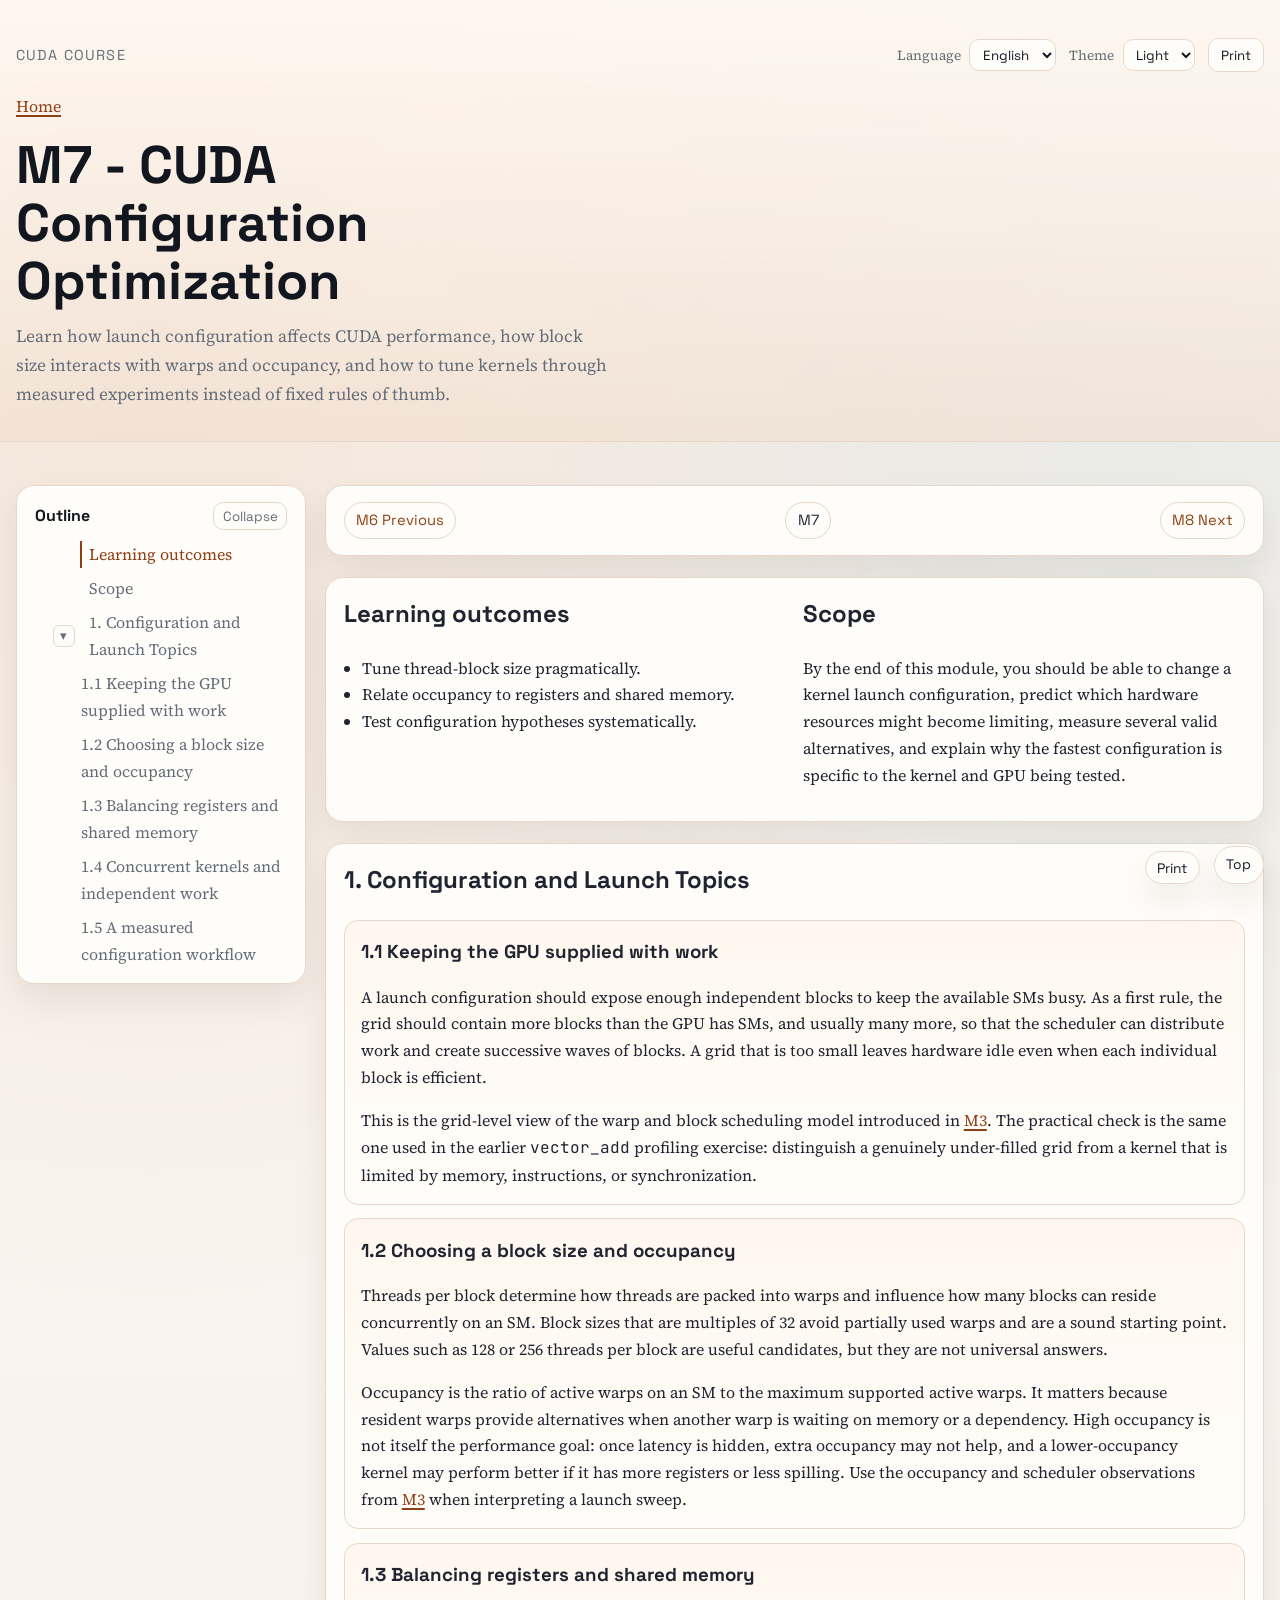
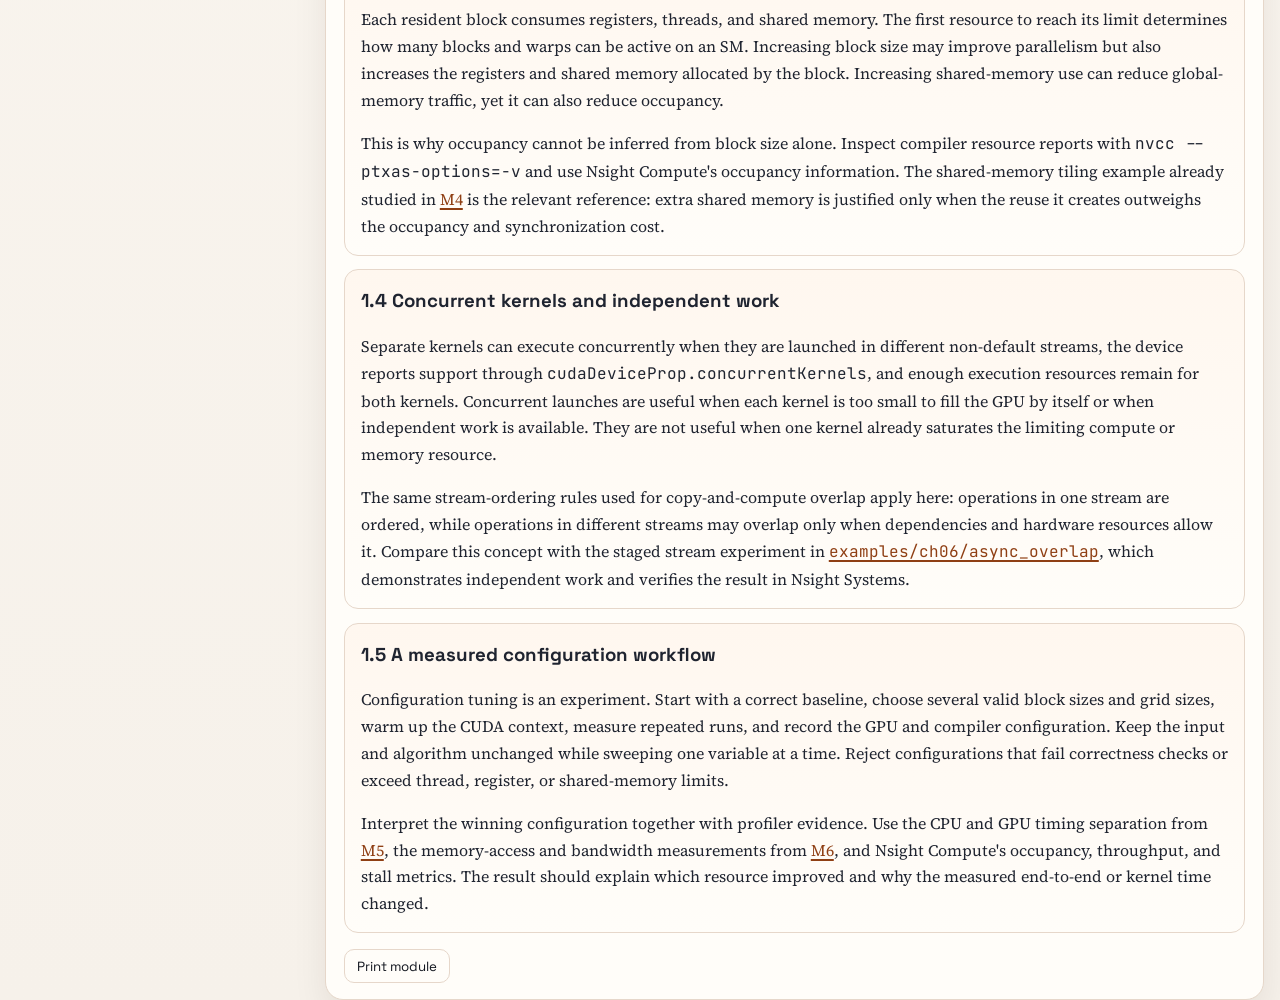
<file: site/chapters/chapter-07.html>
<!DOCTYPE html>
<html lang="en">
<head>
  <meta charset="utf-8">
  <meta name="viewport" content="width=device-width, initial-scale=1">
  <title>M7 - CUDA Configuration Optimization</title>
  <link rel="preconnect" href="https://fonts.googleapis.com">
  <link rel="preconnect" href="https://fonts.gstatic.com" crossorigin>
  <link href="https://fonts.googleapis.com/css2?family=JetBrains+Mono:wght@400;600&family=Space+Grotesk:wght@400;500;700&family=Source+Serif+4:opsz,wght@8..60,400;8..60,600&display=swap" rel="stylesheet">
  <link rel="stylesheet" href="../assets/css/site.css">
  <script defer src="../assets/js/site.js"></script>
</head>
<body id="top" data-page-lang="en">
  <div id="google_translate_element" class="translate-host" aria-hidden="true"></div>
  <header class="site-header">
    <div class="shell">
      <section class="hero">
        <p><a href="../index.html">Home</a></p>
        <h1>M7 - CUDA Configuration Optimization</h1>
        <p class="hero-copy">Learn how launch configuration affects CUDA performance, how block size interacts with warps and occupancy, and how to tune kernels through measured experiments instead of fixed rules of thumb.</p>
      </section>
    </div>
  </header>
  <main class="shell module-layout">
    <aside class="panel outline-panel" aria-label="Module outline"><nav id="outline-nav"></nav></aside>
    <article class="module-main">
      <section class="panel"><nav class="module-nav" aria-label="Module navigation"><a href="chapter-06.html">M6 Previous</a><span>M7</span><a href="chapter-08.html">M8 Next</a></nav></section>
      <section class="panel info-grid">
        <div><h2>Learning outcomes</h2><ul class="meta-list"><li>Tune thread-block size pragmatically.</li><li>Relate occupancy to registers and shared memory.</li><li>Test configuration hypotheses systematically.</li></ul></div>
        <div><h2>Scope</h2><p>By the end of this module, you should be able to change a kernel launch configuration, predict which hardware resources might become limiting, measure several valid alternatives, and explain why the fastest configuration is specific to the kernel and GPU being tested.</p></div>
      </section>
      <section class="panel">
        <h2>1. Configuration and Launch Topics</h2>
        <article class="subtopic"><h3>1.1 Keeping the GPU supplied with work</h3><p>A launch configuration should expose enough independent blocks to keep the available SMs busy. As a first rule, the grid should contain more blocks than the GPU has SMs, and usually many more, so that the scheduler can distribute work and create successive waves of blocks. A grid that is too small leaves hardware idle even when each individual block is efficient.</p><p>This is the grid-level view of the warp and block scheduling model introduced in <a href="chapter-03.html#top">M3</a>. The practical check is the same one used in the earlier <code>vector_add</code> profiling exercise: distinguish a genuinely under-filled grid from a kernel that is limited by memory, instructions, or synchronization.</p></article>
        <article class="subtopic"><h3>1.2 Choosing a block size and occupancy</h3><p>Threads per block determine how threads are packed into warps and influence how many blocks can reside concurrently on an SM. Block sizes that are multiples of 32 avoid partially used warps and are a sound starting point. Values such as 128 or 256 threads per block are useful candidates, but they are not universal answers.</p><p>Occupancy is the ratio of active warps on an SM to the maximum supported active warps. It matters because resident warps provide alternatives when another warp is waiting on memory or a dependency. High occupancy is not itself the performance goal: once latency is hidden, extra occupancy may not help, and a lower-occupancy kernel may perform better if it has more registers or less spilling. Use the occupancy and scheduler observations from <a href="chapter-03.html#top">M3</a> when interpreting a launch sweep.</p></article>
        <article class="subtopic"><h3>1.3 Balancing registers and shared memory</h3><p>Each resident block consumes registers, threads, and shared memory. The first resource to reach its limit determines how many blocks and warps can be active on an SM. Increasing block size may improve parallelism but also increases the registers and shared memory allocated by the block. Increasing shared-memory use can reduce global-memory traffic, yet it can also reduce occupancy.</p><p>This is why occupancy cannot be inferred from block size alone. Inspect compiler resource reports with <code>nvcc --ptxas-options=-v</code> and use Nsight Compute's occupancy information. The shared-memory tiling example already studied in <a href="chapter-04.html#top">M4</a> is the relevant reference: extra shared memory is justified only when the reuse it creates outweighs the occupancy and synchronization cost.</p></article>
        <article class="subtopic"><h3>1.4 Concurrent kernels and independent work</h3><p>Separate kernels can execute concurrently when they are launched in different non-default streams, the device reports support through <code>cudaDeviceProp.concurrentKernels</code>, and enough execution resources remain for both kernels. Concurrent launches are useful when each kernel is too small to fill the GPU by itself or when independent work is available. They are not useful when one kernel already saturates the limiting compute or memory resource.</p><p>The same stream-ordering rules used for copy-and-compute overlap apply here: operations in one stream are ordered, while operations in different streams may overlap only when dependencies and hardware resources allow it. Compare this concept with the staged stream experiment in <a href="../../examples/ch06/async_overlap/README.md"><code>examples/ch06/async_overlap</code></a>, which demonstrates independent work and verifies the result in Nsight Systems.</p></article>
        <article class="subtopic"><h3>1.5 A measured configuration workflow</h3><p>Configuration tuning is an experiment. Start with a correct baseline, choose several valid block sizes and grid sizes, warm up the CUDA context, measure repeated runs, and record the GPU and compiler configuration. Keep the input and algorithm unchanged while sweeping one variable at a time. Reject configurations that fail correctness checks or exceed thread, register, or shared-memory limits.</p><p>Interpret the winning configuration together with profiler evidence. Use the CPU and GPU timing separation from <a href="chapter-05.html#top">M5</a>, the memory-access and bandwidth measurements from <a href="chapter-06.html#top">M6</a>, and Nsight Compute's occupancy, throughput, and stall metrics. The result should explain which resource improved and why the measured end-to-end or kernel time changed.</p></article>
        <button id="print-page-btn" class="print-btn print-btn-bottom" type="button" data-print>Print module</button>
      </section>
    </article>
  </main>
  <script src="//translate.google.com/translate_a/element.js?cb=googleTranslateElementInit"></script>
</body>
</html>
</file>
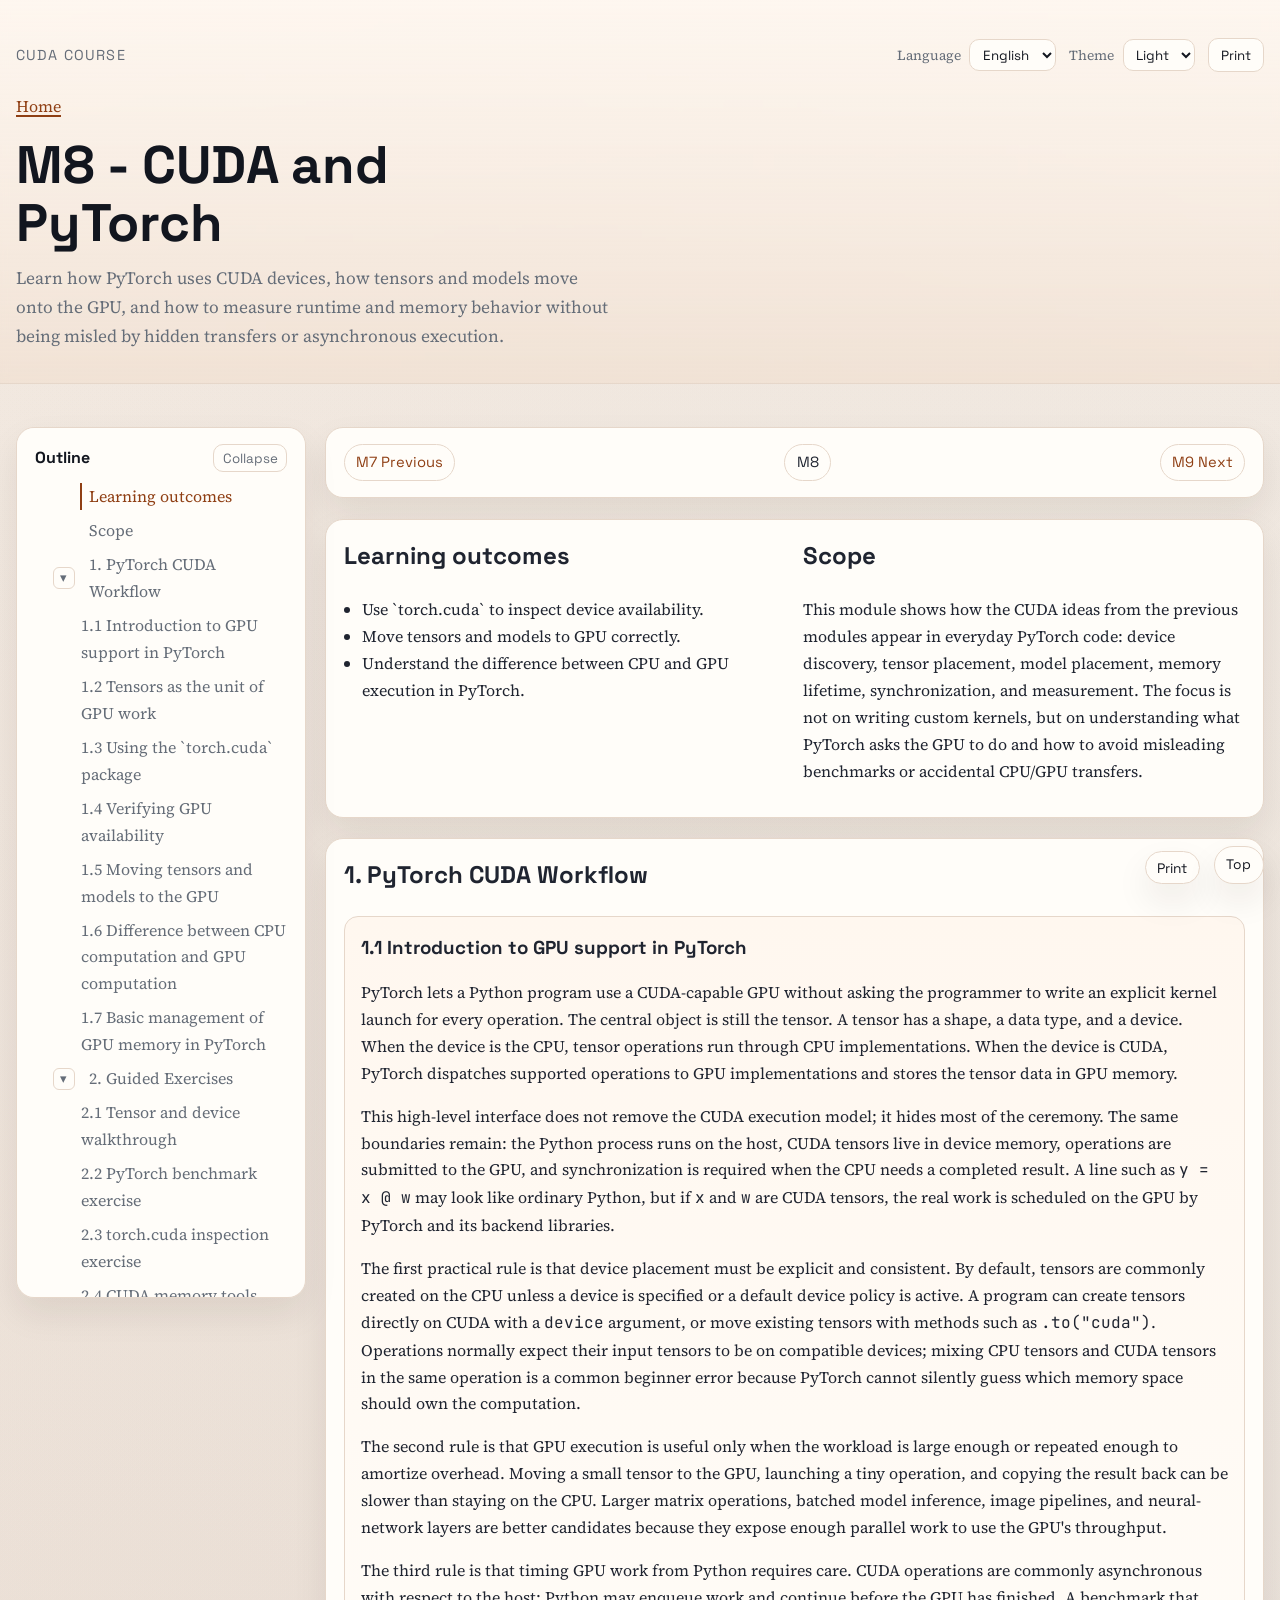
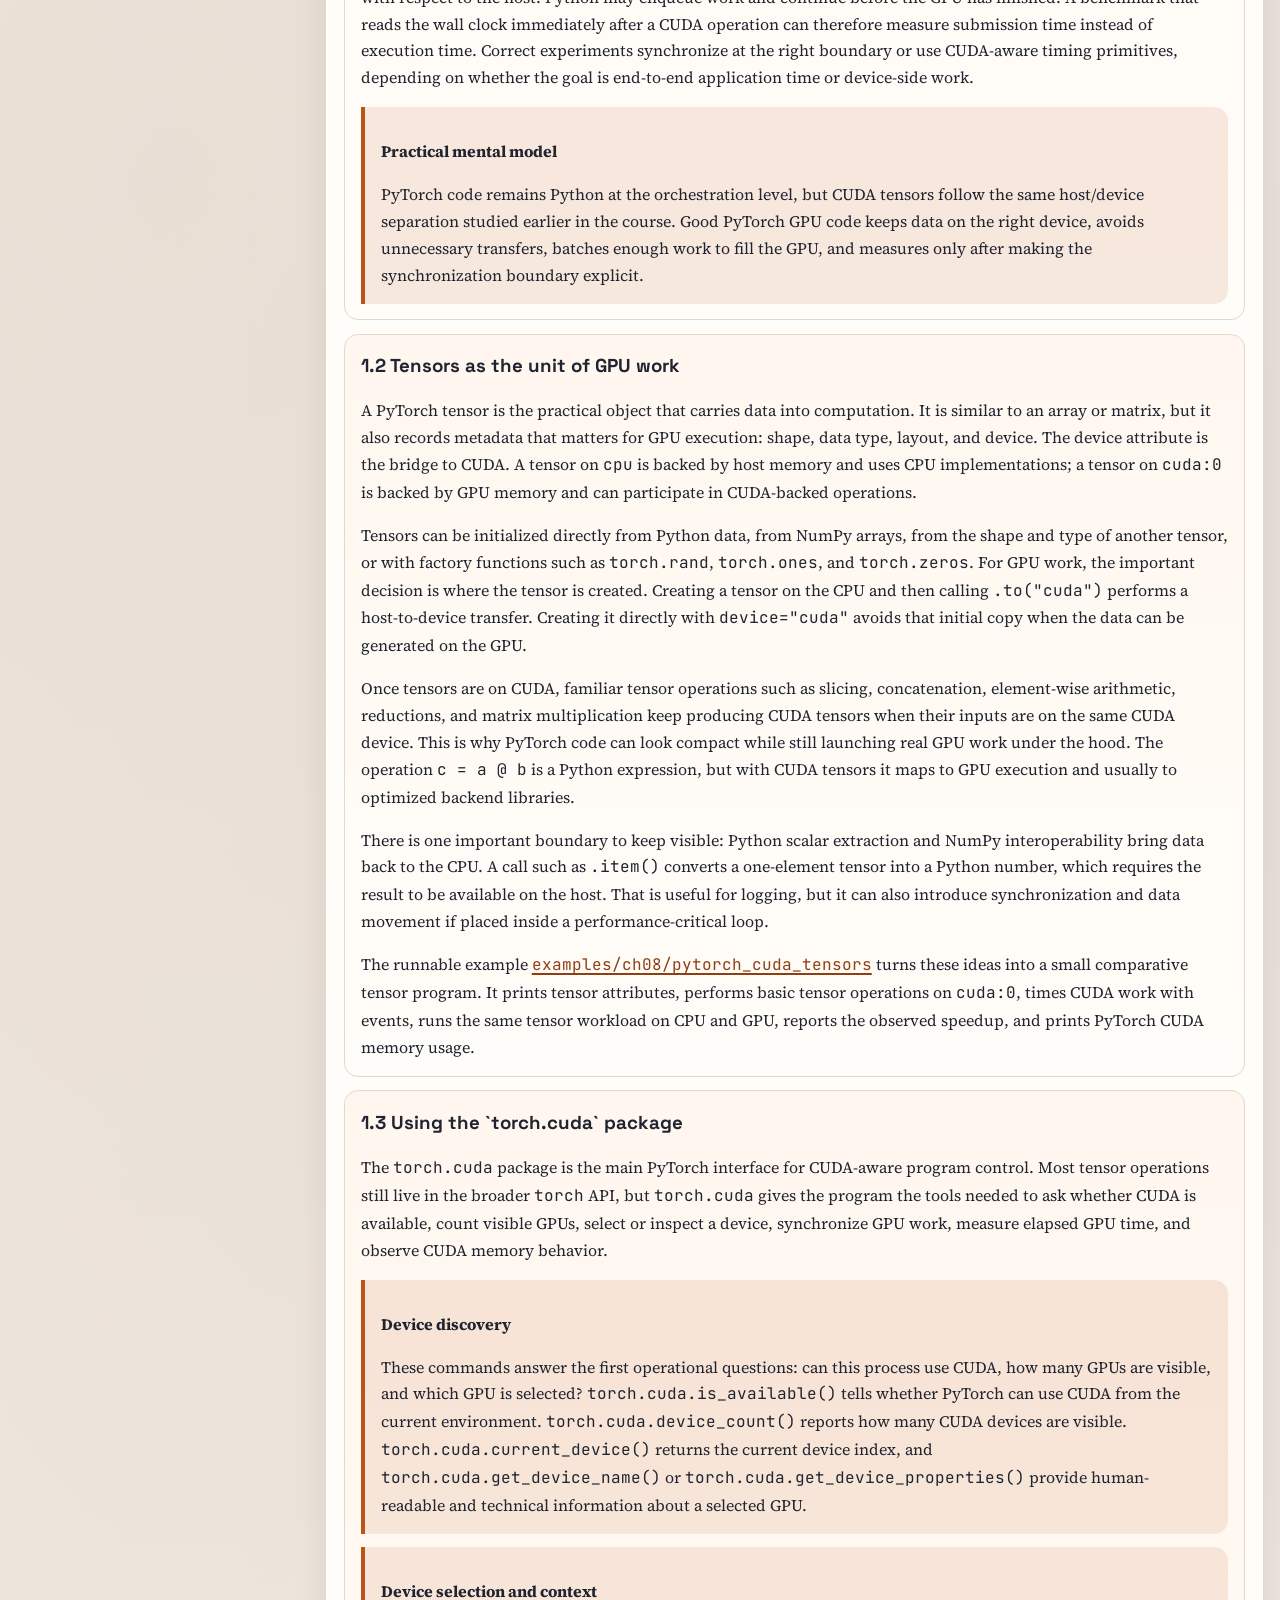
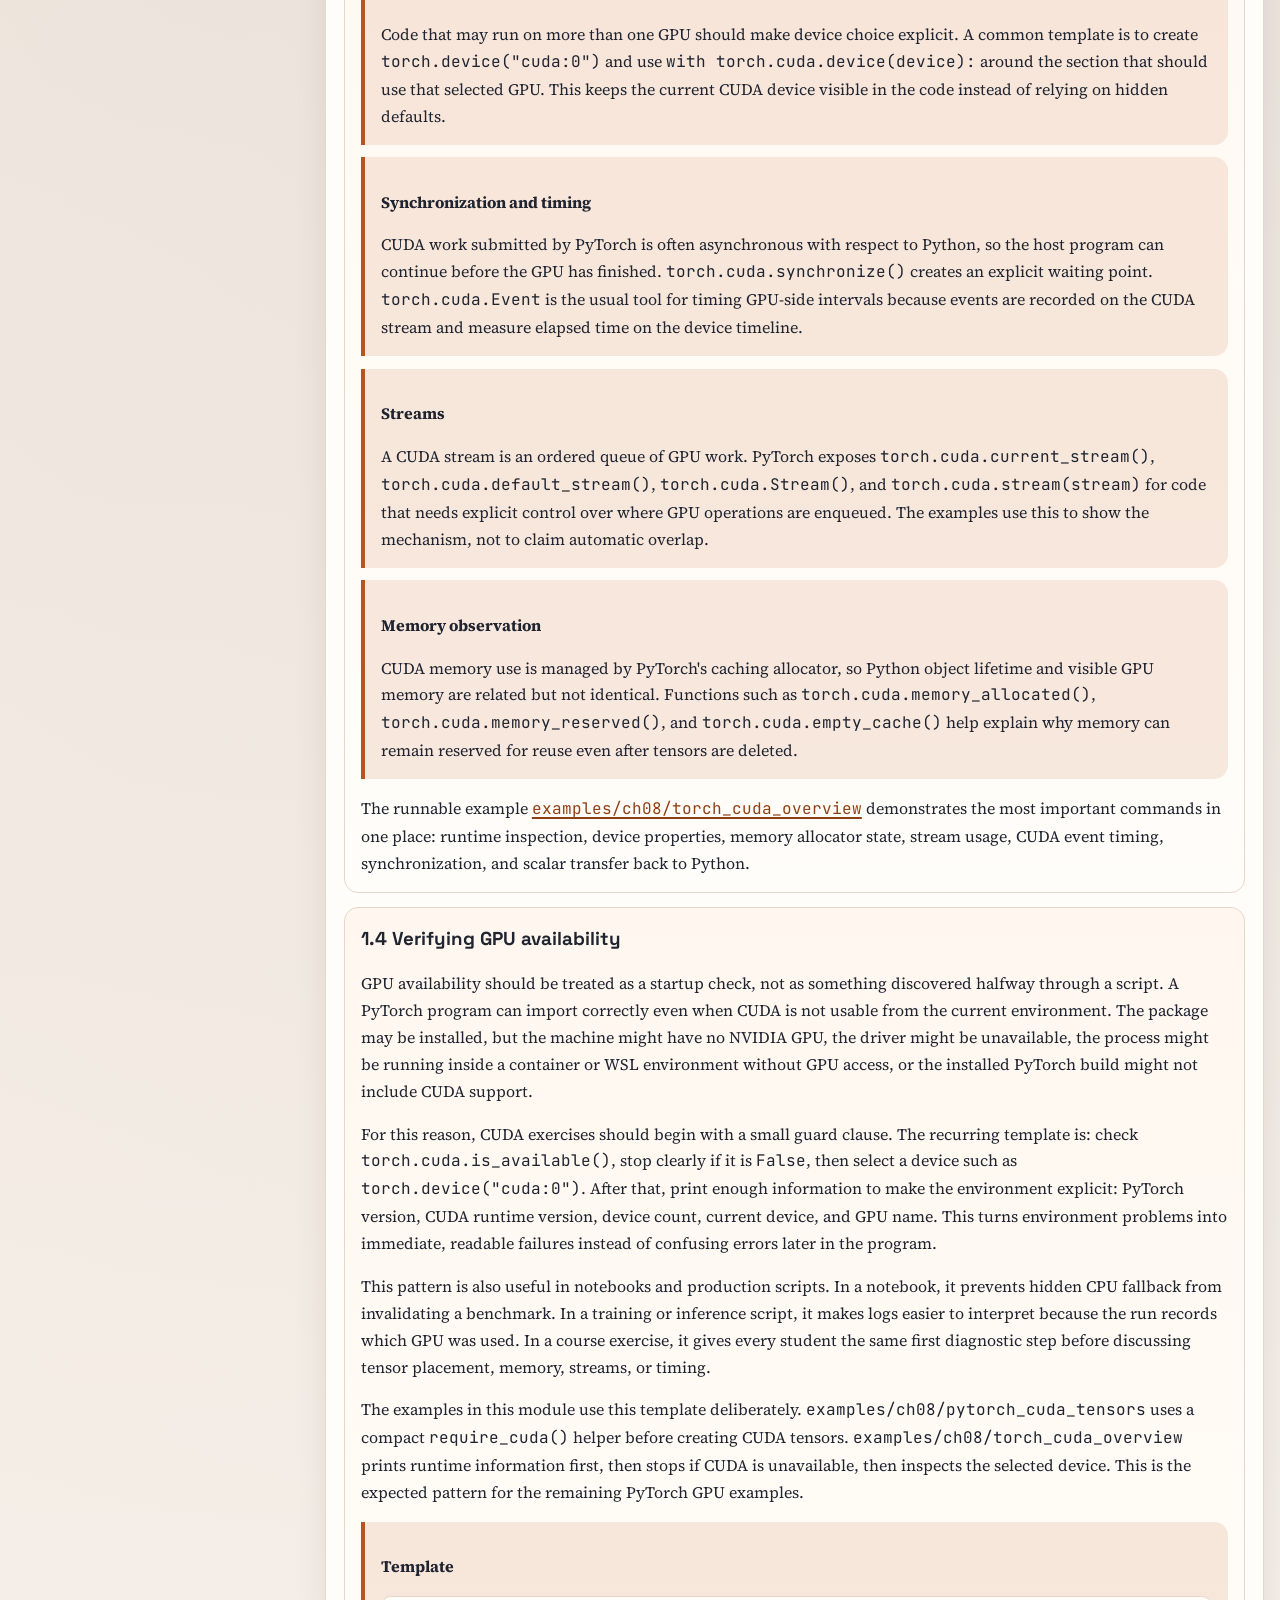
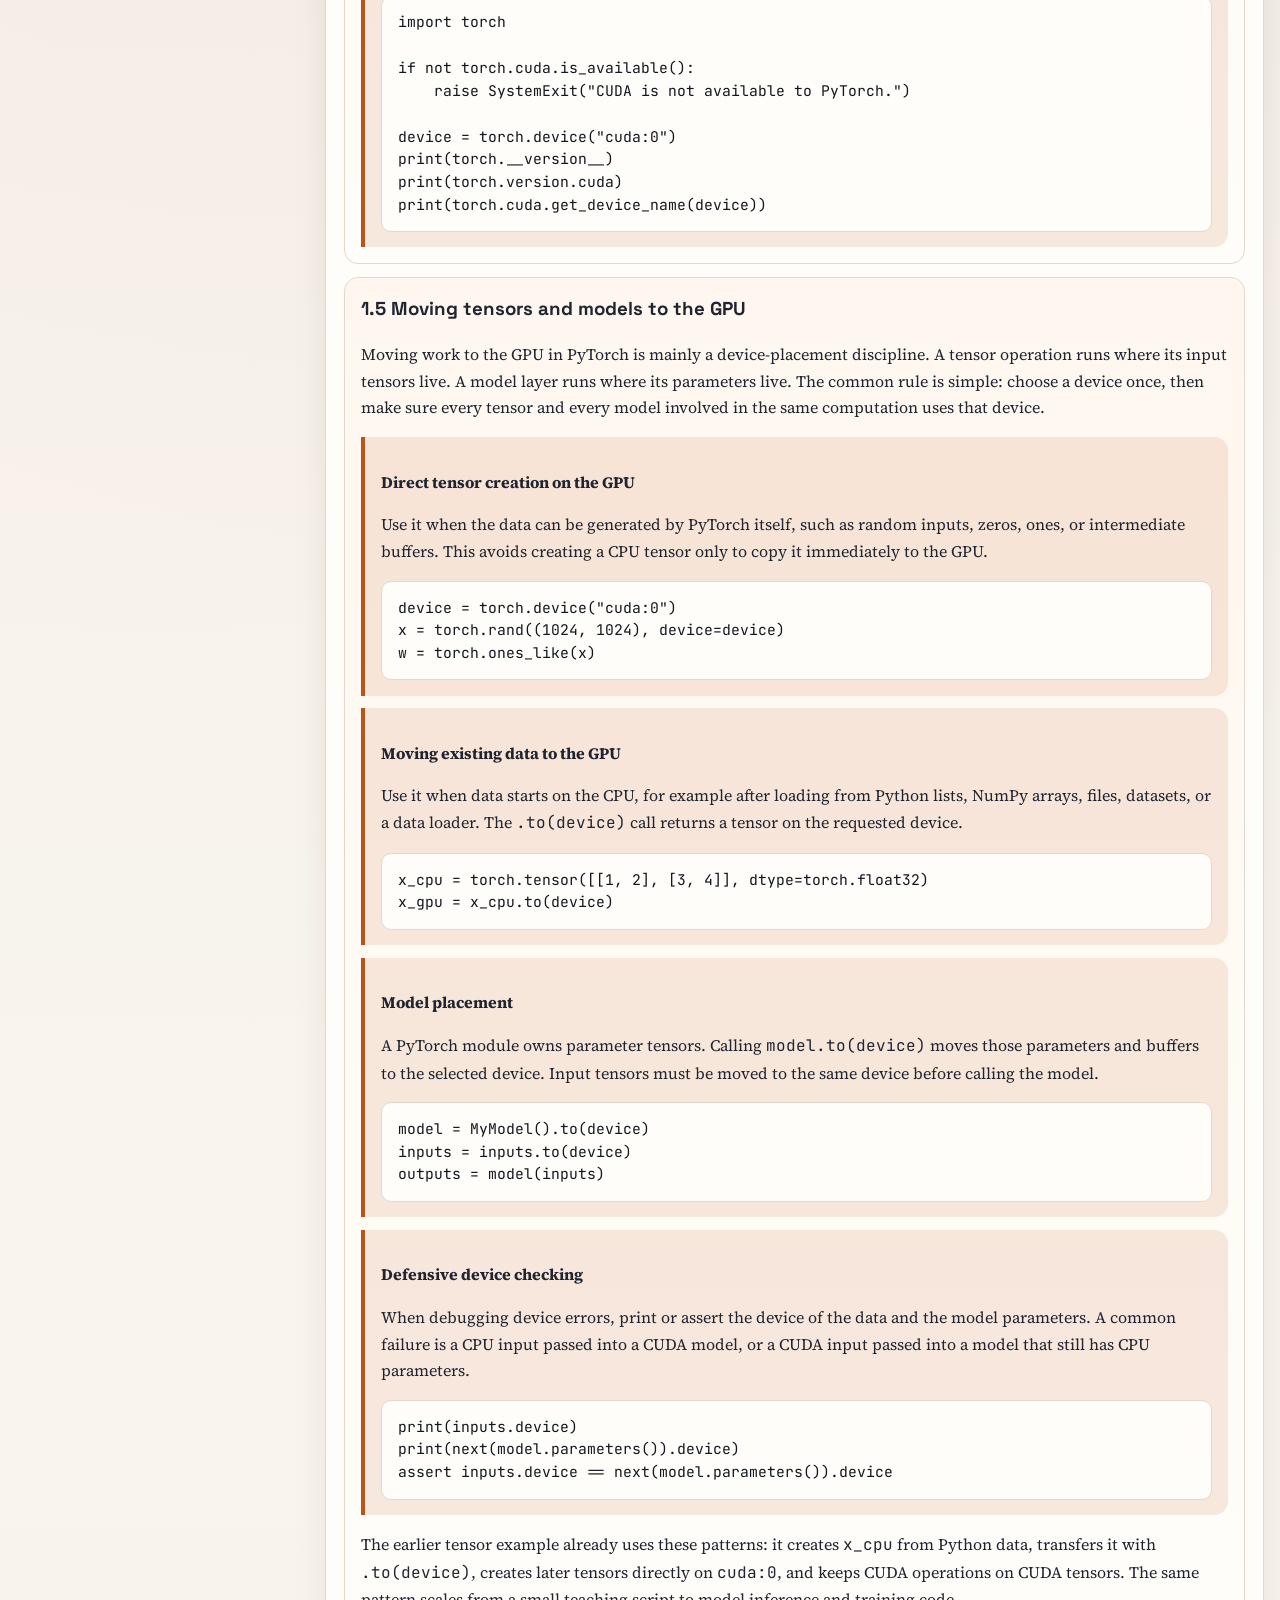
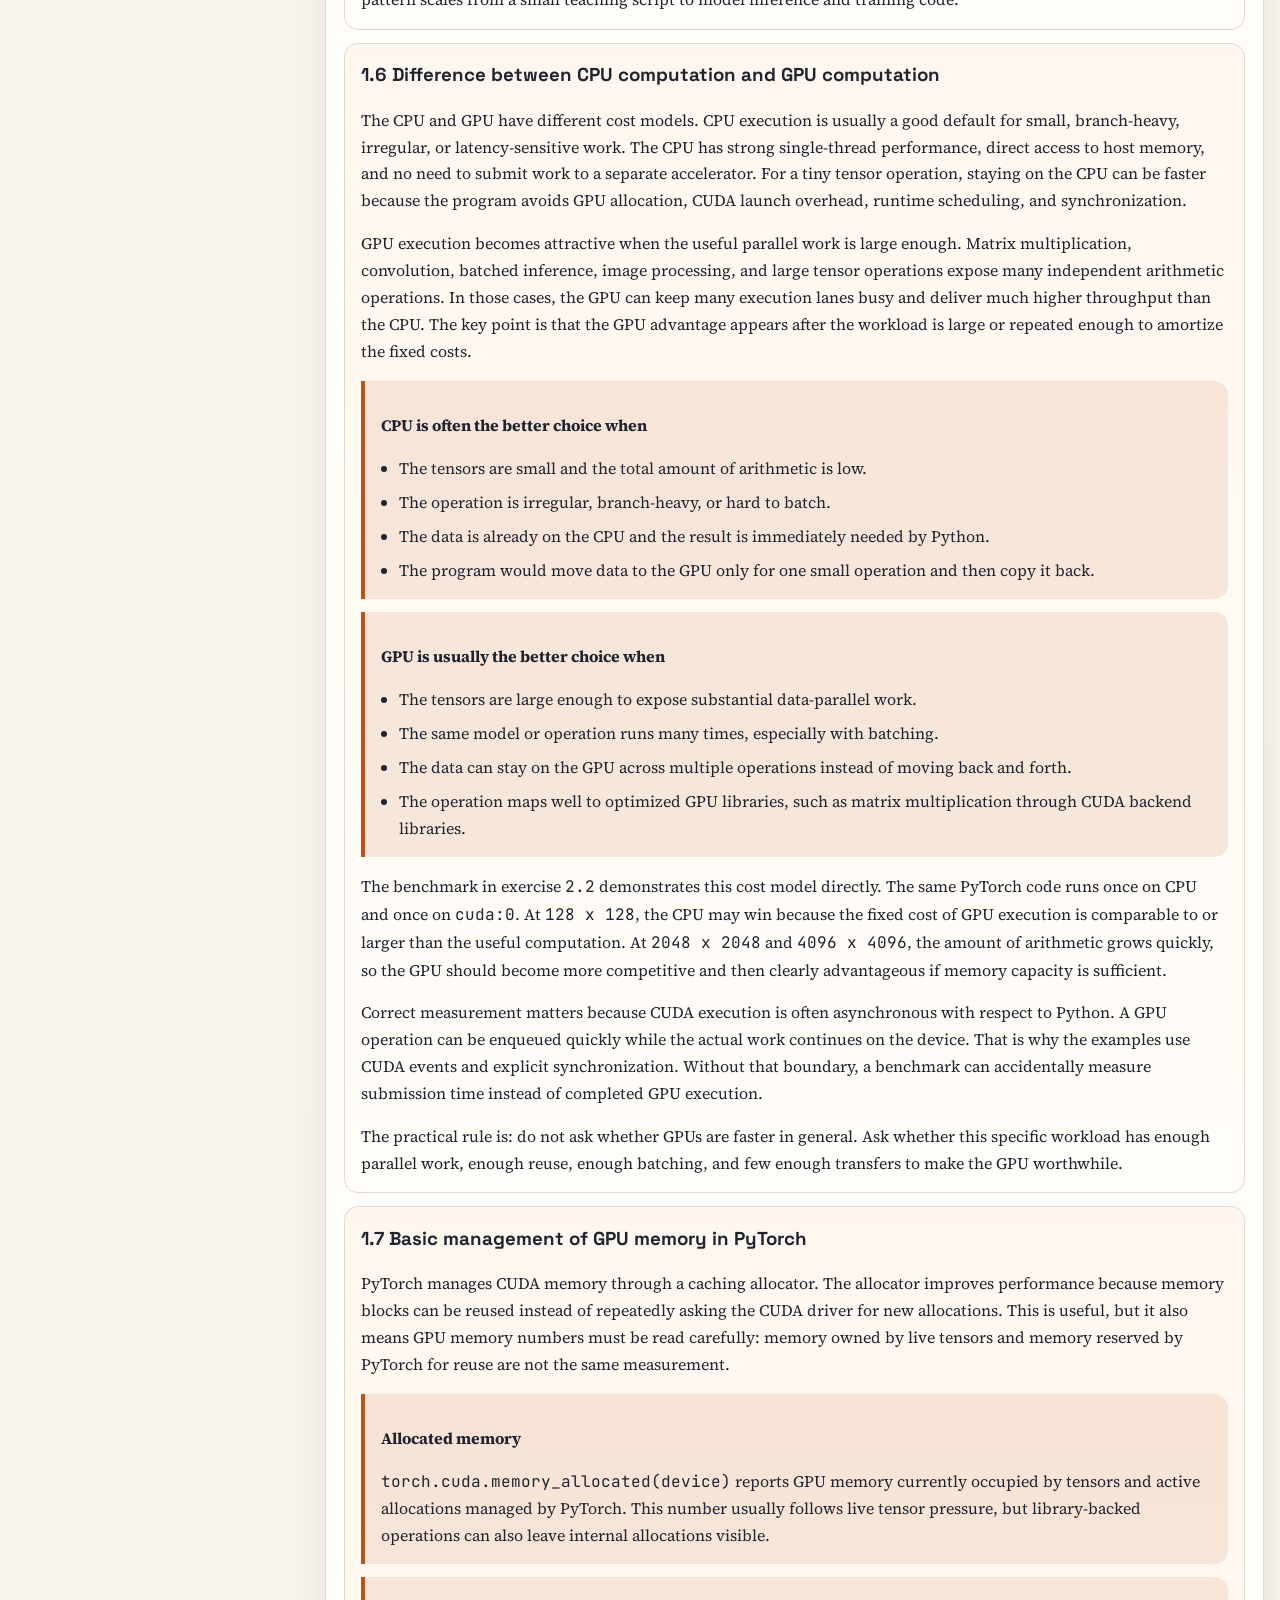
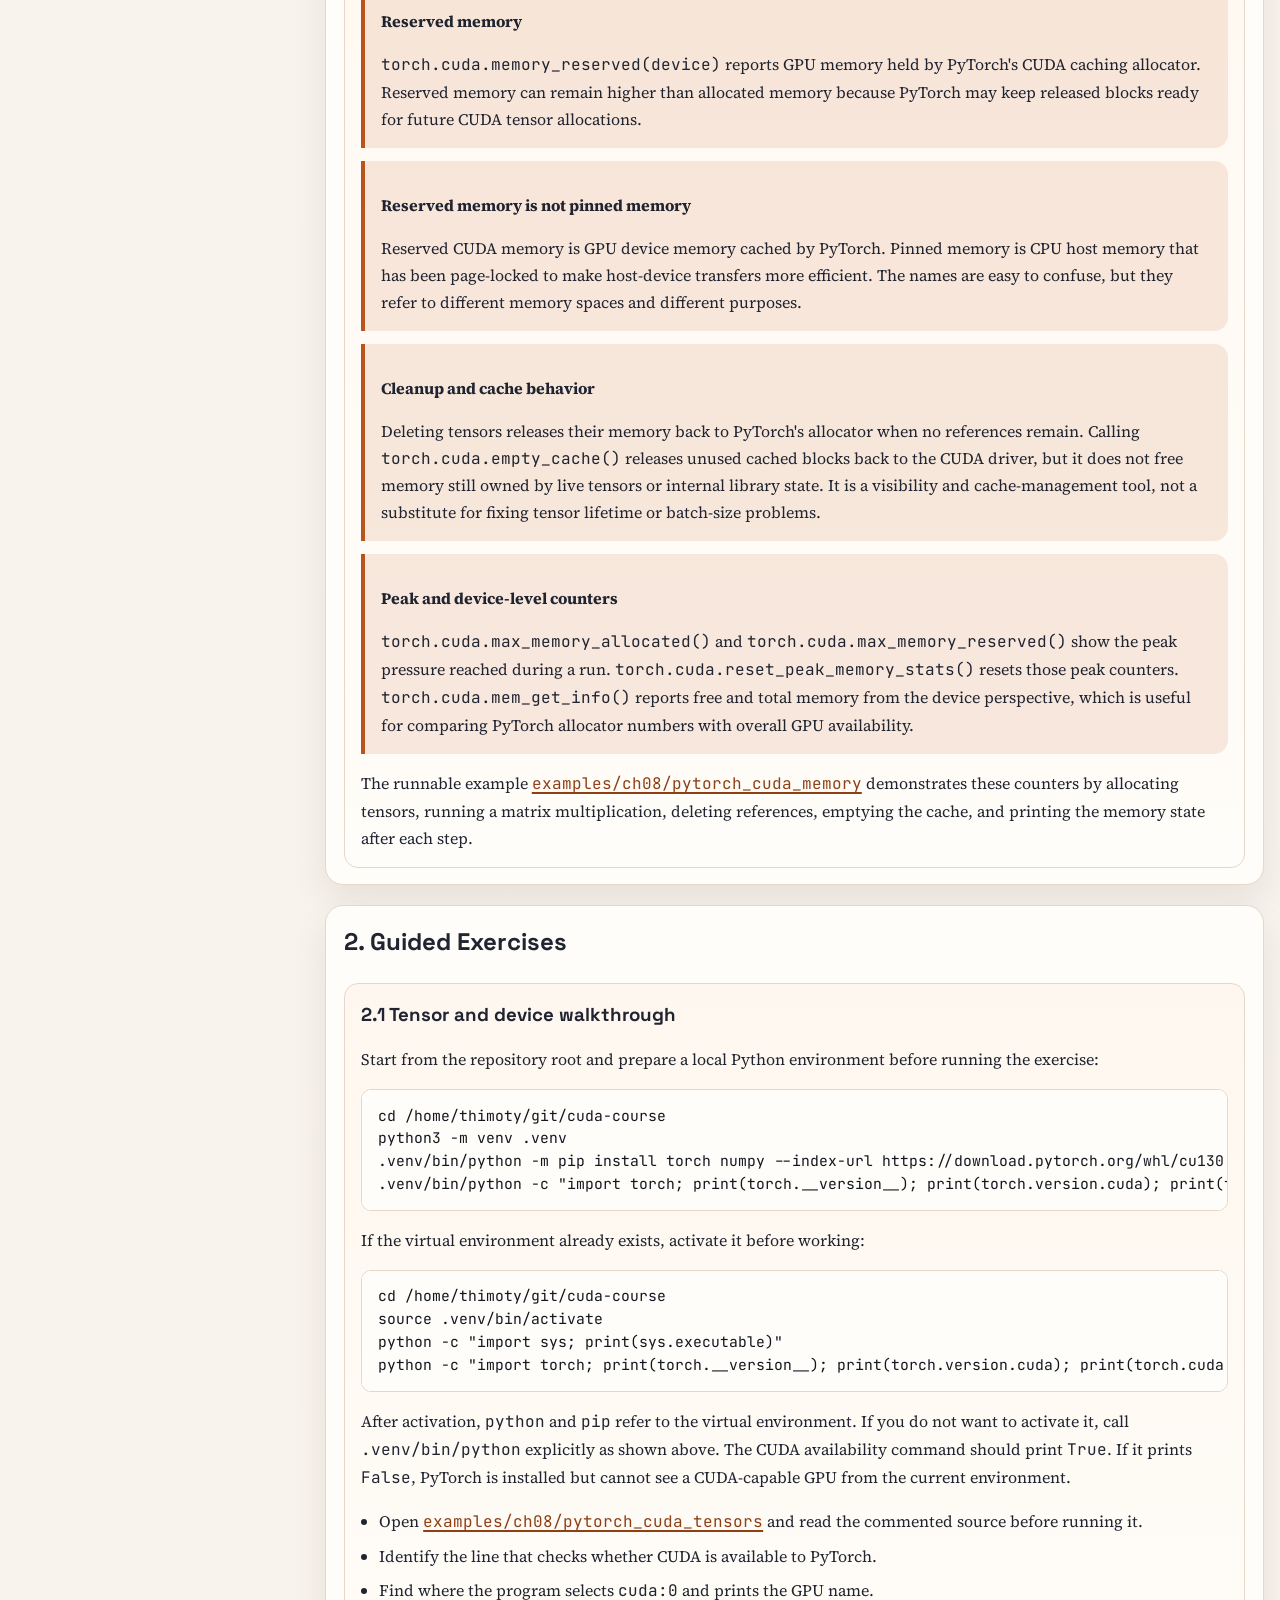
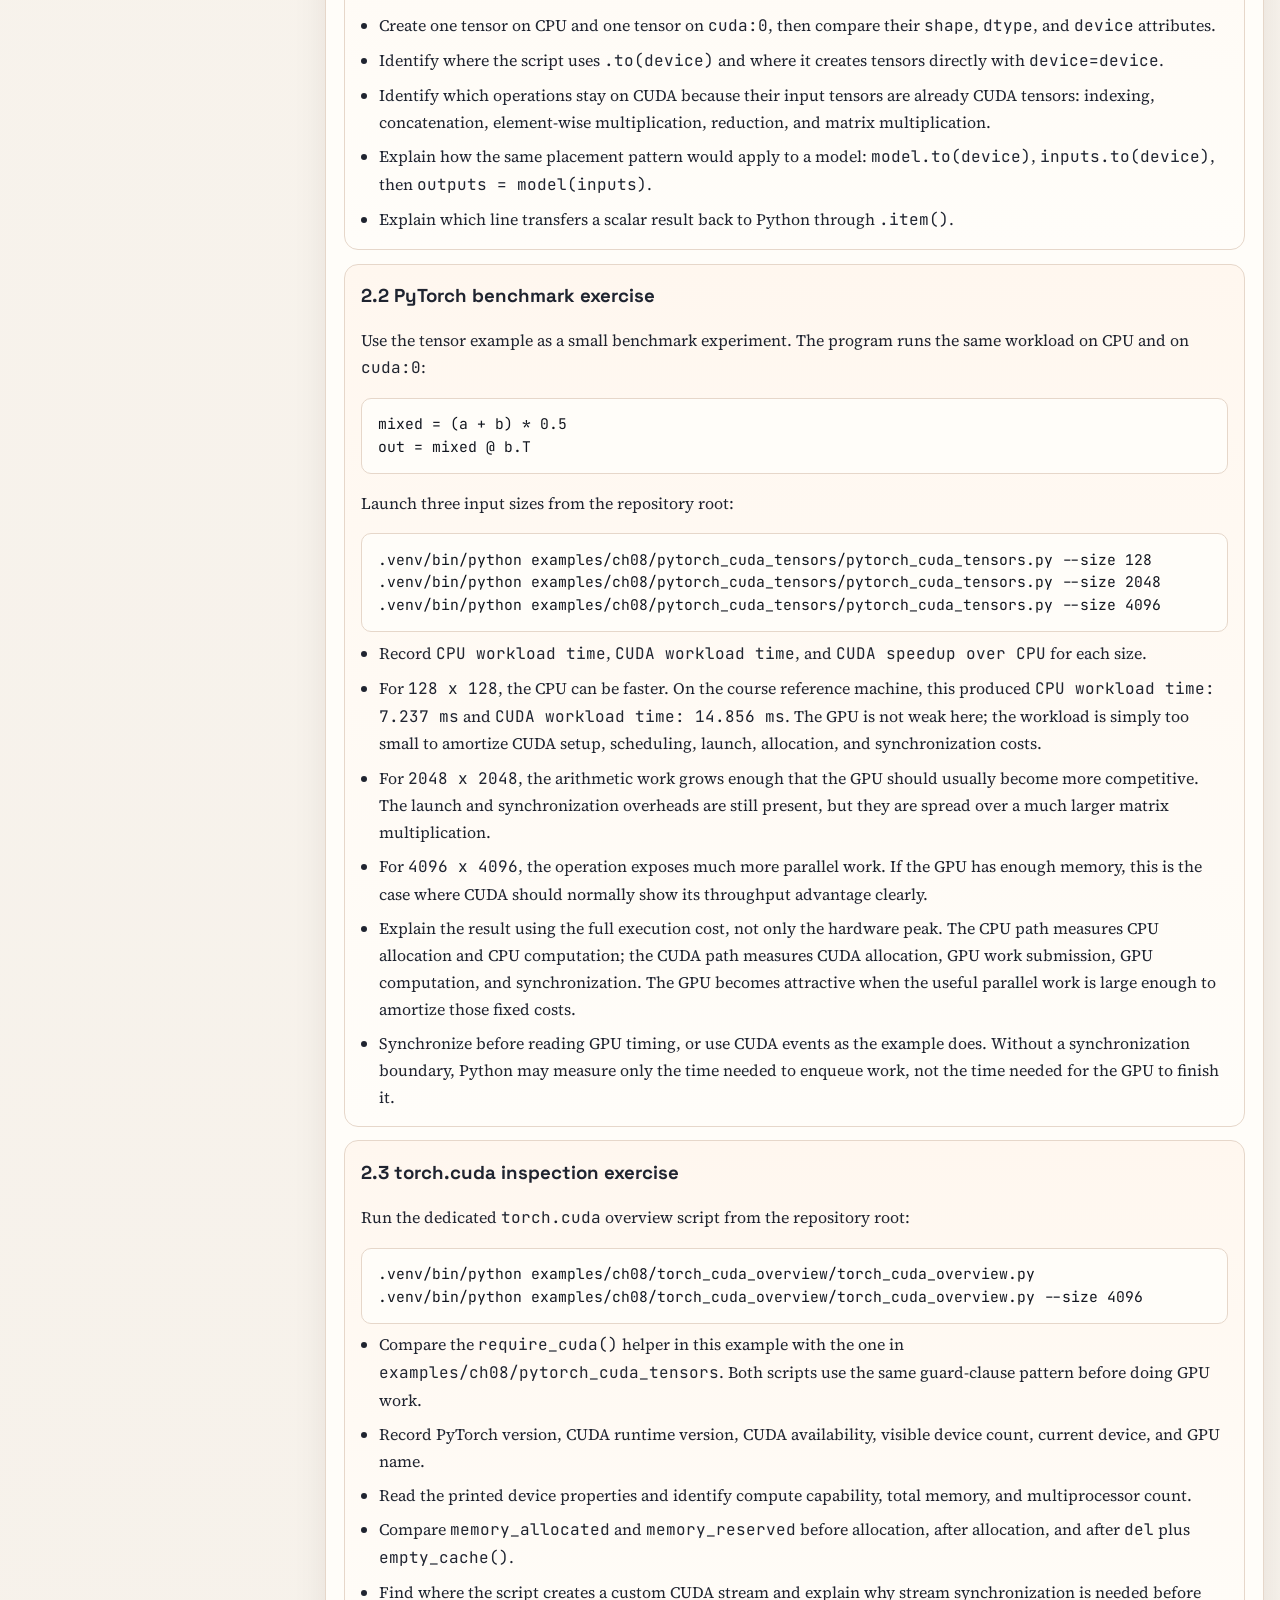
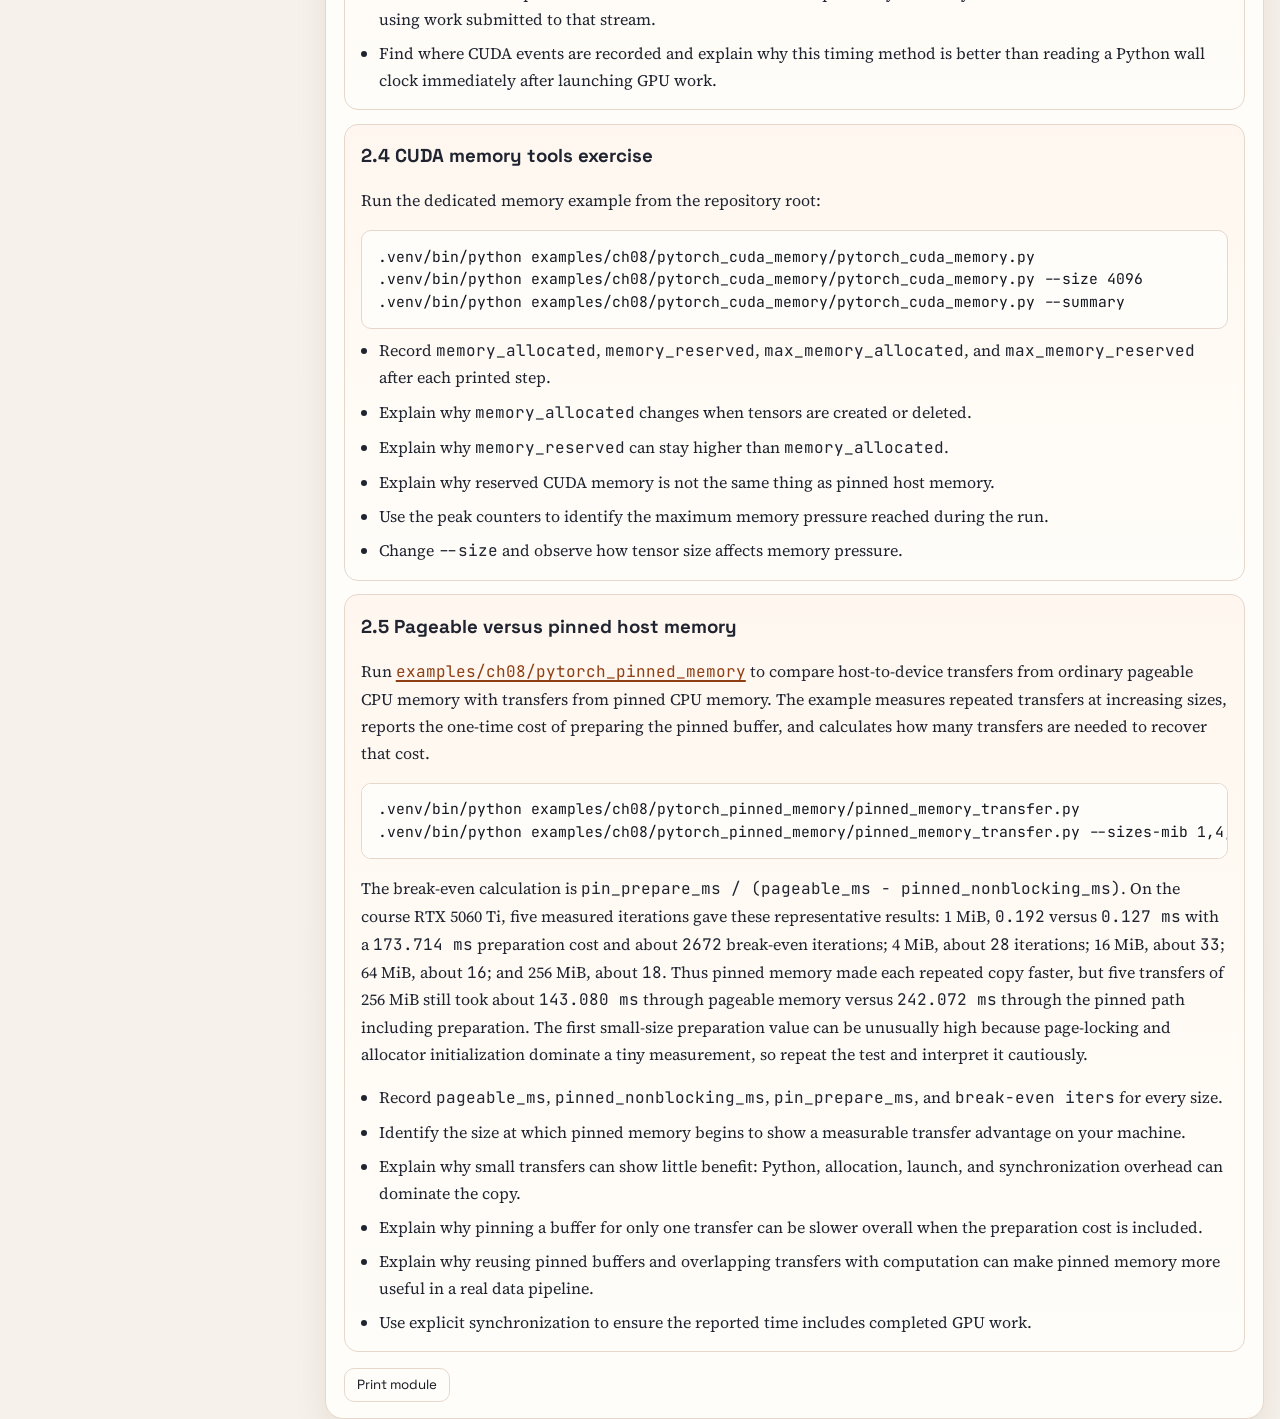
<file: site/chapters/chapter-08.html>
<!DOCTYPE html>
<html lang="en">
<head>
  <meta charset="utf-8">
  <meta name="viewport" content="width=device-width, initial-scale=1">
  <title>M8 - CUDA and PyTorch</title>
  <link rel="preconnect" href="https://fonts.googleapis.com">
  <link rel="preconnect" href="https://fonts.gstatic.com" crossorigin>
  <link href="https://fonts.googleapis.com/css2?family=JetBrains+Mono:wght@400;600&family=Space+Grotesk:wght@400;500;700&family=Source+Serif+4:opsz,wght@8..60,400;8..60,600&display=swap" rel="stylesheet">
  <link rel="stylesheet" href="../assets/css/site.css">
  <script defer src="../assets/js/site.js"></script>
</head>
<body id="top" data-page-lang="en">
  <div id="google_translate_element" class="translate-host" aria-hidden="true"></div>
  <header class="site-header">
    <div class="shell">
      <section class="hero">
        <p><a href="../index.html">Home</a></p>
        <h1>M8 - CUDA and PyTorch</h1>
        <p class="hero-copy">Learn how PyTorch uses CUDA devices, how tensors and models move onto the GPU, and how to measure runtime and memory behavior without being misled by hidden transfers or asynchronous execution.</p>
      </section>
    </div>
  </header>
  <main class="shell module-layout">
    <aside class="panel outline-panel" aria-label="Module outline"><nav id="outline-nav"></nav></aside>
    <article class="module-main">
      <section class="panel"><nav class="module-nav" aria-label="Module navigation"><a href="chapter-07.html">M7 Previous</a><span>M8</span><a href="chapter-09.html">M9 Next</a></nav></section>
      <section class="panel info-grid">
        <div><h2>Learning outcomes</h2><ul class="meta-list"><li>Use `torch.cuda` to inspect device availability.</li><li>Move tensors and models to GPU correctly.</li><li>Understand the difference between CPU and GPU execution in PyTorch.</li></ul></div>
        <div><h2>Scope</h2><p>This module shows how the CUDA ideas from the previous modules appear in everyday PyTorch code: device discovery, tensor placement, model placement, memory lifetime, synchronization, and measurement. The focus is not on writing custom kernels, but on understanding what PyTorch asks the GPU to do and how to avoid misleading benchmarks or accidental CPU/GPU transfers.</p></div>
      </section>
      <section class="panel">
        <h2>1. PyTorch CUDA Workflow</h2>
        <article class="subtopic"><h3>1.1 Introduction to GPU support in PyTorch</h3><p>PyTorch lets a Python program use a CUDA-capable GPU without asking the programmer to write an explicit kernel launch for every operation. The central object is still the tensor. A tensor has a shape, a data type, and a device. When the device is the CPU, tensor operations run through CPU implementations. When the device is CUDA, PyTorch dispatches supported operations to GPU implementations and stores the tensor data in GPU memory.</p><p>This high-level interface does not remove the CUDA execution model; it hides most of the ceremony. The same boundaries remain: the Python process runs on the host, CUDA tensors live in device memory, operations are submitted to the GPU, and synchronization is required when the CPU needs a completed result. A line such as <code>y = x @ w</code> may look like ordinary Python, but if <code>x</code> and <code>w</code> are CUDA tensors, the real work is scheduled on the GPU by PyTorch and its backend libraries.</p><p>The first practical rule is that device placement must be explicit and consistent. By default, tensors are commonly created on the CPU unless a device is specified or a default device policy is active. A program can create tensors directly on CUDA with a <code>device</code> argument, or move existing tensors with methods such as <code>.to("cuda")</code>. Operations normally expect their input tensors to be on compatible devices; mixing CPU tensors and CUDA tensors in the same operation is a common beginner error because PyTorch cannot silently guess which memory space should own the computation.</p><p>The second rule is that GPU execution is useful only when the workload is large enough or repeated enough to amortize overhead. Moving a small tensor to the GPU, launching a tiny operation, and copying the result back can be slower than staying on the CPU. Larger matrix operations, batched model inference, image pipelines, and neural-network layers are better candidates because they expose enough parallel work to use the GPU's throughput.</p><p>The third rule is that timing GPU work from Python requires care. CUDA operations are commonly asynchronous with respect to the host: Python may enqueue work and continue before the GPU has finished. A benchmark that reads the wall clock immediately after a CUDA operation can therefore measure submission time instead of execution time. Correct experiments synchronize at the right boundary or use CUDA-aware timing primitives, depending on whether the goal is end-to-end application time or device-side work.</p><div class="callout"><p><strong>Practical mental model</strong></p><p>PyTorch code remains Python at the orchestration level, but CUDA tensors follow the same host/device separation studied earlier in the course. Good PyTorch GPU code keeps data on the right device, avoids unnecessary transfers, batches enough work to fill the GPU, and measures only after making the synchronization boundary explicit.</p></div></article>
        <article class="subtopic"><h3>1.2 Tensors as the unit of GPU work</h3><p>A PyTorch tensor is the practical object that carries data into computation. It is similar to an array or matrix, but it also records metadata that matters for GPU execution: shape, data type, layout, and device. The device attribute is the bridge to CUDA. A tensor on <code>cpu</code> is backed by host memory and uses CPU implementations; a tensor on <code>cuda:0</code> is backed by GPU memory and can participate in CUDA-backed operations.</p><p>Tensors can be initialized directly from Python data, from NumPy arrays, from the shape and type of another tensor, or with factory functions such as <code>torch.rand</code>, <code>torch.ones</code>, and <code>torch.zeros</code>. For GPU work, the important decision is where the tensor is created. Creating a tensor on the CPU and then calling <code>.to("cuda")</code> performs a host-to-device transfer. Creating it directly with <code>device="cuda"</code> avoids that initial copy when the data can be generated on the GPU.</p><p>Once tensors are on CUDA, familiar tensor operations such as slicing, concatenation, element-wise arithmetic, reductions, and matrix multiplication keep producing CUDA tensors when their inputs are on the same CUDA device. This is why PyTorch code can look compact while still launching real GPU work under the hood. The operation <code>c = a @ b</code> is a Python expression, but with CUDA tensors it maps to GPU execution and usually to optimized backend libraries.</p><p>There is one important boundary to keep visible: Python scalar extraction and NumPy interoperability bring data back to the CPU. A call such as <code>.item()</code> converts a one-element tensor into a Python number, which requires the result to be available on the host. That is useful for logging, but it can also introduce synchronization and data movement if placed inside a performance-critical loop.</p><p>The runnable example <a href="../../examples/ch08/pytorch_cuda_tensors/README.md"><code>examples/ch08/pytorch_cuda_tensors</code></a> turns these ideas into a small comparative tensor program. It prints tensor attributes, performs basic tensor operations on <code>cuda:0</code>, times CUDA work with events, runs the same tensor workload on CPU and GPU, reports the observed speedup, and prints PyTorch CUDA memory usage.</p></article>
        <article class="subtopic"><h3>1.3 Using the `torch.cuda` package</h3><p>The <code>torch.cuda</code> package is the main PyTorch interface for CUDA-aware program control. Most tensor operations still live in the broader <code>torch</code> API, but <code>torch.cuda</code> gives the program the tools needed to ask whether CUDA is available, count visible GPUs, select or inspect a device, synchronize GPU work, measure elapsed GPU time, and observe CUDA memory behavior.</p><div class="callout"><p><strong>Device discovery</strong></p><p>These commands answer the first operational questions: can this process use CUDA, how many GPUs are visible, and which GPU is selected? <code>torch.cuda.is_available()</code> tells whether PyTorch can use CUDA from the current environment. <code>torch.cuda.device_count()</code> reports how many CUDA devices are visible. <code>torch.cuda.current_device()</code> returns the current device index, and <code>torch.cuda.get_device_name()</code> or <code>torch.cuda.get_device_properties()</code> provide human-readable and technical information about a selected GPU.</p></div><div class="callout"><p><strong>Device selection and context</strong></p><p>Code that may run on more than one GPU should make device choice explicit. A common template is to create <code>torch.device("cuda:0")</code> and use <code>with torch.cuda.device(device):</code> around the section that should use that selected GPU. This keeps the current CUDA device visible in the code instead of relying on hidden defaults.</p></div><div class="callout"><p><strong>Synchronization and timing</strong></p><p>CUDA work submitted by PyTorch is often asynchronous with respect to Python, so the host program can continue before the GPU has finished. <code>torch.cuda.synchronize()</code> creates an explicit waiting point. <code>torch.cuda.Event</code> is the usual tool for timing GPU-side intervals because events are recorded on the CUDA stream and measure elapsed time on the device timeline.</p></div><div class="callout"><p><strong>Streams</strong></p><p>A CUDA stream is an ordered queue of GPU work. PyTorch exposes <code>torch.cuda.current_stream()</code>, <code>torch.cuda.default_stream()</code>, <code>torch.cuda.Stream()</code>, and <code>torch.cuda.stream(stream)</code> for code that needs explicit control over where GPU operations are enqueued. The examples use this to show the mechanism, not to claim automatic overlap.</p></div><div class="callout"><p><strong>Memory observation</strong></p><p>CUDA memory use is managed by PyTorch's caching allocator, so Python object lifetime and visible GPU memory are related but not identical. Functions such as <code>torch.cuda.memory_allocated()</code>, <code>torch.cuda.memory_reserved()</code>, and <code>torch.cuda.empty_cache()</code> help explain why memory can remain reserved for reuse even after tensors are deleted.</p></div><p>The runnable example <a href="../../examples/ch08/torch_cuda_overview/README.md"><code>examples/ch08/torch_cuda_overview</code></a> demonstrates the most important commands in one place: runtime inspection, device properties, memory allocator state, stream usage, CUDA event timing, synchronization, and scalar transfer back to Python.</p></article>
        <article class="subtopic"><h3>1.4 Verifying GPU availability</h3><p>GPU availability should be treated as a startup check, not as something discovered halfway through a script. A PyTorch program can import correctly even when CUDA is not usable from the current environment. The package may be installed, but the machine might have no NVIDIA GPU, the driver might be unavailable, the process might be running inside a container or WSL environment without GPU access, or the installed PyTorch build might not include CUDA support.</p><p>For this reason, CUDA exercises should begin with a small guard clause. The recurring template is: check <code>torch.cuda.is_available()</code>, stop clearly if it is <code>False</code>, then select a device such as <code>torch.device("cuda:0")</code>. After that, print enough information to make the environment explicit: PyTorch version, CUDA runtime version, device count, current device, and GPU name. This turns environment problems into immediate, readable failures instead of confusing errors later in the program.</p><p>This pattern is also useful in notebooks and production scripts. In a notebook, it prevents hidden CPU fallback from invalidating a benchmark. In a training or inference script, it makes logs easier to interpret because the run records which GPU was used. In a course exercise, it gives every student the same first diagnostic step before discussing tensor placement, memory, streams, or timing.</p><p>The examples in this module use this template deliberately. <code>examples/ch08/pytorch_cuda_tensors</code> uses a compact <code>require_cuda()</code> helper before creating CUDA tensors. <code>examples/ch08/torch_cuda_overview</code> prints runtime information first, then stops if CUDA is unavailable, then inspects the selected device. This is the expected pattern for the remaining PyTorch GPU examples.</p><div class="callout"><p><strong>Template</strong></p><pre class="code-listing"><code>import torch

if not torch.cuda.is_available():
    raise SystemExit("CUDA is not available to PyTorch.")

device = torch.device("cuda:0")
print(torch.__version__)
print(torch.version.cuda)
print(torch.cuda.get_device_name(device))</code></pre></div></article>
        <article class="subtopic"><h3>1.5 Moving tensors and models to the GPU</h3><p>Moving work to the GPU in PyTorch is mainly a device-placement discipline. A tensor operation runs where its input tensors live. A model layer runs where its parameters live. The common rule is simple: choose a device once, then make sure every tensor and every model involved in the same computation uses that device.</p><div class="callout"><p><strong>Direct tensor creation on the GPU</strong></p><p>Use it when the data can be generated by PyTorch itself, such as random inputs, zeros, ones, or intermediate buffers. This avoids creating a CPU tensor only to copy it immediately to the GPU.</p><pre class="code-listing"><code>device = torch.device("cuda:0")
x = torch.rand((1024, 1024), device=device)
w = torch.ones_like(x)</code></pre></div><div class="callout"><p><strong>Moving existing data to the GPU</strong></p><p>Use it when data starts on the CPU, for example after loading from Python lists, NumPy arrays, files, datasets, or a data loader. The <code>.to(device)</code> call returns a tensor on the requested device.</p><pre class="code-listing"><code>x_cpu = torch.tensor([[1, 2], [3, 4]], dtype=torch.float32)
x_gpu = x_cpu.to(device)</code></pre></div><div class="callout"><p><strong>Model placement</strong></p><p>A PyTorch module owns parameter tensors. Calling <code>model.to(device)</code> moves those parameters and buffers to the selected device. Input tensors must be moved to the same device before calling the model.</p><pre class="code-listing"><code>model = MyModel().to(device)
inputs = inputs.to(device)
outputs = model(inputs)</code></pre></div><div class="callout"><p><strong>Defensive device checking</strong></p><p>When debugging device errors, print or assert the device of the data and the model parameters. A common failure is a CPU input passed into a CUDA model, or a CUDA input passed into a model that still has CPU parameters.</p><pre class="code-listing"><code>print(inputs.device)
print(next(model.parameters()).device)
assert inputs.device == next(model.parameters()).device</code></pre></div><p>The earlier tensor example already uses these patterns: it creates <code>x_cpu</code> from Python data, transfers it with <code>.to(device)</code>, creates later tensors directly on <code>cuda:0</code>, and keeps CUDA operations on CUDA tensors. The same pattern scales from a small teaching script to model inference and training code.</p></article>
        <article class="subtopic"><h3>1.6 Difference between CPU computation and GPU computation</h3><p>The CPU and GPU have different cost models. CPU execution is usually a good default for small, branch-heavy, irregular, or latency-sensitive work. The CPU has strong single-thread performance, direct access to host memory, and no need to submit work to a separate accelerator. For a tiny tensor operation, staying on the CPU can be faster because the program avoids GPU allocation, CUDA launch overhead, runtime scheduling, and synchronization.</p><p>GPU execution becomes attractive when the useful parallel work is large enough. Matrix multiplication, convolution, batched inference, image processing, and large tensor operations expose many independent arithmetic operations. In those cases, the GPU can keep many execution lanes busy and deliver much higher throughput than the CPU. The key point is that the GPU advantage appears after the workload is large or repeated enough to amortize the fixed costs.</p><div class="callout"><p><strong>CPU is often the better choice when</strong></p><ul class="exercise-list"><li>The tensors are small and the total amount of arithmetic is low.</li><li>The operation is irregular, branch-heavy, or hard to batch.</li><li>The data is already on the CPU and the result is immediately needed by Python.</li><li>The program would move data to the GPU only for one small operation and then copy it back.</li></ul></div><div class="callout"><p><strong>GPU is usually the better choice when</strong></p><ul class="exercise-list"><li>The tensors are large enough to expose substantial data-parallel work.</li><li>The same model or operation runs many times, especially with batching.</li><li>The data can stay on the GPU across multiple operations instead of moving back and forth.</li><li>The operation maps well to optimized GPU libraries, such as matrix multiplication through CUDA backend libraries.</li></ul></div><p>The benchmark in exercise <code>2.2</code> demonstrates this cost model directly. The same PyTorch code runs once on CPU and once on <code>cuda:0</code>. At <code>128 x 128</code>, the CPU may win because the fixed cost of GPU execution is comparable to or larger than the useful computation. At <code>2048 x 2048</code> and <code>4096 x 4096</code>, the amount of arithmetic grows quickly, so the GPU should become more competitive and then clearly advantageous if memory capacity is sufficient.</p><p>Correct measurement matters because CUDA execution is often asynchronous with respect to Python. A GPU operation can be enqueued quickly while the actual work continues on the device. That is why the examples use CUDA events and explicit synchronization. Without that boundary, a benchmark can accidentally measure submission time instead of completed GPU execution.</p><p>The practical rule is: do not ask whether GPUs are faster in general. Ask whether this specific workload has enough parallel work, enough reuse, enough batching, and few enough transfers to make the GPU worthwhile.</p></article>
        <article class="subtopic"><h3>1.7 Basic management of GPU memory in PyTorch</h3><p>PyTorch manages CUDA memory through a caching allocator. The allocator improves performance because memory blocks can be reused instead of repeatedly asking the CUDA driver for new allocations. This is useful, but it also means GPU memory numbers must be read carefully: memory owned by live tensors and memory reserved by PyTorch for reuse are not the same measurement.</p><div class="callout"><p><strong>Allocated memory</strong></p><p><code>torch.cuda.memory_allocated(device)</code> reports GPU memory currently occupied by tensors and active allocations managed by PyTorch. This number usually follows live tensor pressure, but library-backed operations can also leave internal allocations visible.</p></div><div class="callout"><p><strong>Reserved memory</strong></p><p><code>torch.cuda.memory_reserved(device)</code> reports GPU memory held by PyTorch's CUDA caching allocator. Reserved memory can remain higher than allocated memory because PyTorch may keep released blocks ready for future CUDA tensor allocations.</p></div><div class="callout"><p><strong>Reserved memory is not pinned memory</strong></p><p>Reserved CUDA memory is GPU device memory cached by PyTorch. Pinned memory is CPU host memory that has been page-locked to make host-device transfers more efficient. The names are easy to confuse, but they refer to different memory spaces and different purposes.</p></div><div class="callout"><p><strong>Cleanup and cache behavior</strong></p><p>Deleting tensors releases their memory back to PyTorch's allocator when no references remain. Calling <code>torch.cuda.empty_cache()</code> releases unused cached blocks back to the CUDA driver, but it does not free memory still owned by live tensors or internal library state. It is a visibility and cache-management tool, not a substitute for fixing tensor lifetime or batch-size problems.</p></div><div class="callout"><p><strong>Peak and device-level counters</strong></p><p><code>torch.cuda.max_memory_allocated()</code> and <code>torch.cuda.max_memory_reserved()</code> show the peak pressure reached during a run. <code>torch.cuda.reset_peak_memory_stats()</code> resets those peak counters. <code>torch.cuda.mem_get_info()</code> reports free and total memory from the device perspective, which is useful for comparing PyTorch allocator numbers with overall GPU availability.</p></div><p>The runnable example <a href="../../examples/ch08/pytorch_cuda_memory/README.md"><code>examples/ch08/pytorch_cuda_memory</code></a> demonstrates these counters by allocating tensors, running a matrix multiplication, deleting references, emptying the cache, and printing the memory state after each step.</p></article>
      </section>
      <section class="panel">
        <h2>2. Guided Exercises</h2>
        <article class="subtopic"><h3>2.1 Tensor and device walkthrough</h3><p>Start from the repository root and prepare a local Python environment before running the exercise:</p><pre class="code-listing"><code>cd /home/thimoty/git/cuda-course
python3 -m venv .venv
.venv/bin/python -m pip install torch numpy --index-url https://download.pytorch.org/whl/cu130
.venv/bin/python -c "import torch; print(torch.__version__); print(torch.version.cuda); print(torch.cuda.is_available())"</code></pre><p>If the virtual environment already exists, activate it before working:</p><pre class="code-listing"><code>cd /home/thimoty/git/cuda-course
source .venv/bin/activate
python -c "import sys; print(sys.executable)"
python -c "import torch; print(torch.__version__); print(torch.version.cuda); print(torch.cuda.is_available())"</code></pre><p>After activation, <code>python</code> and <code>pip</code> refer to the virtual environment. If you do not want to activate it, call <code>.venv/bin/python</code> explicitly as shown above. The CUDA availability command should print <code>True</code>. If it prints <code>False</code>, PyTorch is installed but cannot see a CUDA-capable GPU from the current environment.</p><ul class="exercise-list"><li>Open <a href="../../examples/ch08/pytorch_cuda_tensors/README.md"><code>examples/ch08/pytorch_cuda_tensors</code></a> and read the commented source before running it.</li><li>Identify the line that checks whether CUDA is available to PyTorch.</li><li>Find where the program selects <code>cuda:0</code> and prints the GPU name.</li><li>Create one tensor on CPU and one tensor on <code>cuda:0</code>, then compare their <code>shape</code>, <code>dtype</code>, and <code>device</code> attributes.</li><li>Identify where the script uses <code>.to(device)</code> and where it creates tensors directly with <code>device=device</code>.</li><li>Identify which operations stay on CUDA because their input tensors are already CUDA tensors: indexing, concatenation, element-wise multiplication, reduction, and matrix multiplication.</li><li>Explain how the same placement pattern would apply to a model: <code>model.to(device)</code>, <code>inputs.to(device)</code>, then <code>outputs = model(inputs)</code>.</li><li>Explain which line transfers a scalar result back to Python through <code>.item()</code>.</li></ul></article>
        <article class="subtopic"><h3>2.2 PyTorch benchmark exercise</h3><p>Use the tensor example as a small benchmark experiment. The program runs the same workload on CPU and on <code>cuda:0</code>:</p><pre class="code-listing"><code>mixed = (a + b) * 0.5
out = mixed @ b.T</code></pre><p>Launch three input sizes from the repository root:</p><pre class="code-listing"><code>.venv/bin/python examples/ch08/pytorch_cuda_tensors/pytorch_cuda_tensors.py --size 128
.venv/bin/python examples/ch08/pytorch_cuda_tensors/pytorch_cuda_tensors.py --size 2048
.venv/bin/python examples/ch08/pytorch_cuda_tensors/pytorch_cuda_tensors.py --size 4096</code></pre><ul class="exercise-list"><li>Record <code>CPU workload time</code>, <code>CUDA workload time</code>, and <code>CUDA speedup over CPU</code> for each size.</li><li>For <code>128 x 128</code>, the CPU can be faster. On the course reference machine, this produced <code>CPU workload time: 7.237 ms</code> and <code>CUDA workload time: 14.856 ms</code>. The GPU is not weak here; the workload is simply too small to amortize CUDA setup, scheduling, launch, allocation, and synchronization costs.</li><li>For <code>2048 x 2048</code>, the arithmetic work grows enough that the GPU should usually become more competitive. The launch and synchronization overheads are still present, but they are spread over a much larger matrix multiplication.</li><li>For <code>4096 x 4096</code>, the operation exposes much more parallel work. If the GPU has enough memory, this is the case where CUDA should normally show its throughput advantage clearly.</li><li>Explain the result using the full execution cost, not only the hardware peak. The CPU path measures CPU allocation and CPU computation; the CUDA path measures CUDA allocation, GPU work submission, GPU computation, and synchronization. The GPU becomes attractive when the useful parallel work is large enough to amortize those fixed costs.</li><li>Synchronize before reading GPU timing, or use CUDA events as the example does. Without a synchronization boundary, Python may measure only the time needed to enqueue work, not the time needed for the GPU to finish it.</li></ul></article>
        <article class="subtopic"><h3>2.3 torch.cuda inspection exercise</h3><p>Run the dedicated <code>torch.cuda</code> overview script from the repository root:</p><pre class="code-listing"><code>.venv/bin/python examples/ch08/torch_cuda_overview/torch_cuda_overview.py
.venv/bin/python examples/ch08/torch_cuda_overview/torch_cuda_overview.py --size 4096</code></pre><ul class="exercise-list"><li>Compare the <code>require_cuda()</code> helper in this example with the one in <code>examples/ch08/pytorch_cuda_tensors</code>. Both scripts use the same guard-clause pattern before doing GPU work.</li><li>Record PyTorch version, CUDA runtime version, CUDA availability, visible device count, current device, and GPU name.</li><li>Read the printed device properties and identify compute capability, total memory, and multiprocessor count.</li><li>Compare <code>memory_allocated</code> and <code>memory_reserved</code> before allocation, after allocation, and after <code>del</code> plus <code>empty_cache()</code>.</li><li>Find where the script creates a custom CUDA stream and explain why stream synchronization is needed before using work submitted to that stream.</li><li>Find where CUDA events are recorded and explain why this timing method is better than reading a Python wall clock immediately after launching GPU work.</li></ul></article>
        <article class="subtopic"><h3>2.4 CUDA memory tools exercise</h3><p>Run the dedicated memory example from the repository root:</p><pre class="code-listing"><code>.venv/bin/python examples/ch08/pytorch_cuda_memory/pytorch_cuda_memory.py
.venv/bin/python examples/ch08/pytorch_cuda_memory/pytorch_cuda_memory.py --size 4096
.venv/bin/python examples/ch08/pytorch_cuda_memory/pytorch_cuda_memory.py --summary</code></pre><ul class="exercise-list"><li>Record <code>memory_allocated</code>, <code>memory_reserved</code>, <code>max_memory_allocated</code>, and <code>max_memory_reserved</code> after each printed step.</li><li>Explain why <code>memory_allocated</code> changes when tensors are created or deleted.</li><li>Explain why <code>memory_reserved</code> can stay higher than <code>memory_allocated</code>.</li><li>Explain why reserved CUDA memory is not the same thing as pinned host memory.</li><li>Use the peak counters to identify the maximum memory pressure reached during the run.</li><li>Change <code>--size</code> and observe how tensor size affects memory pressure.</li></ul></article>
        <article class="subtopic"><h3>2.5 Pageable versus pinned host memory</h3><p>Run <a href="../../examples/ch08/pytorch_pinned_memory/README.md"><code>examples/ch08/pytorch_pinned_memory</code></a> to compare host-to-device transfers from ordinary pageable CPU memory with transfers from pinned CPU memory. The example measures repeated transfers at increasing sizes, reports the one-time cost of preparing the pinned buffer, and calculates how many transfers are needed to recover that cost.</p><pre class="code-listing"><code>.venv/bin/python examples/ch08/pytorch_pinned_memory/pinned_memory_transfer.py
.venv/bin/python examples/ch08/pytorch_pinned_memory/pinned_memory_transfer.py --sizes-mib 1,4,16,64 --iterations 10</code></pre><p>The break-even calculation is <code>pin_prepare_ms / (pageable_ms - pinned_nonblocking_ms)</code>. On the course RTX 5060 Ti, five measured iterations gave these representative results: 1 MiB, <code>0.192</code> versus <code>0.127 ms</code> with a <code>173.714 ms</code> preparation cost and about <code>2672</code> break-even iterations; 4 MiB, about <code>28</code> iterations; 16 MiB, about <code>33</code>; 64 MiB, about <code>16</code>; and 256 MiB, about <code>18</code>. Thus pinned memory made each repeated copy faster, but five transfers of 256 MiB still took about <code>143.080 ms</code> through pageable memory versus <code>242.072 ms</code> through the pinned path including preparation. The first small-size preparation value can be unusually high because page-locking and allocator initialization dominate a tiny measurement, so repeat the test and interpret it cautiously.</p><ul class="exercise-list"><li>Record <code>pageable_ms</code>, <code>pinned_nonblocking_ms</code>, <code>pin_prepare_ms</code>, and <code>break-even iters</code> for every size.</li><li>Identify the size at which pinned memory begins to show a measurable transfer advantage on your machine.</li><li>Explain why small transfers can show little benefit: Python, allocation, launch, and synchronization overhead can dominate the copy.</li><li>Explain why pinning a buffer for only one transfer can be slower overall when the preparation cost is included.</li><li>Explain why reusing pinned buffers and overlapping transfers with computation can make pinned memory more useful in a real data pipeline.</li><li>Use explicit synchronization to ensure the reported time includes completed GPU work.</li></ul></article>
        <button id="print-page-btn" class="print-btn print-btn-bottom" type="button" data-print>Print module</button>
      </section>
    </article>
  </main>
  <script src="//translate.google.com/translate_a/element.js?cb=googleTranslateElementInit"></script>
</body>
</html>
</file>
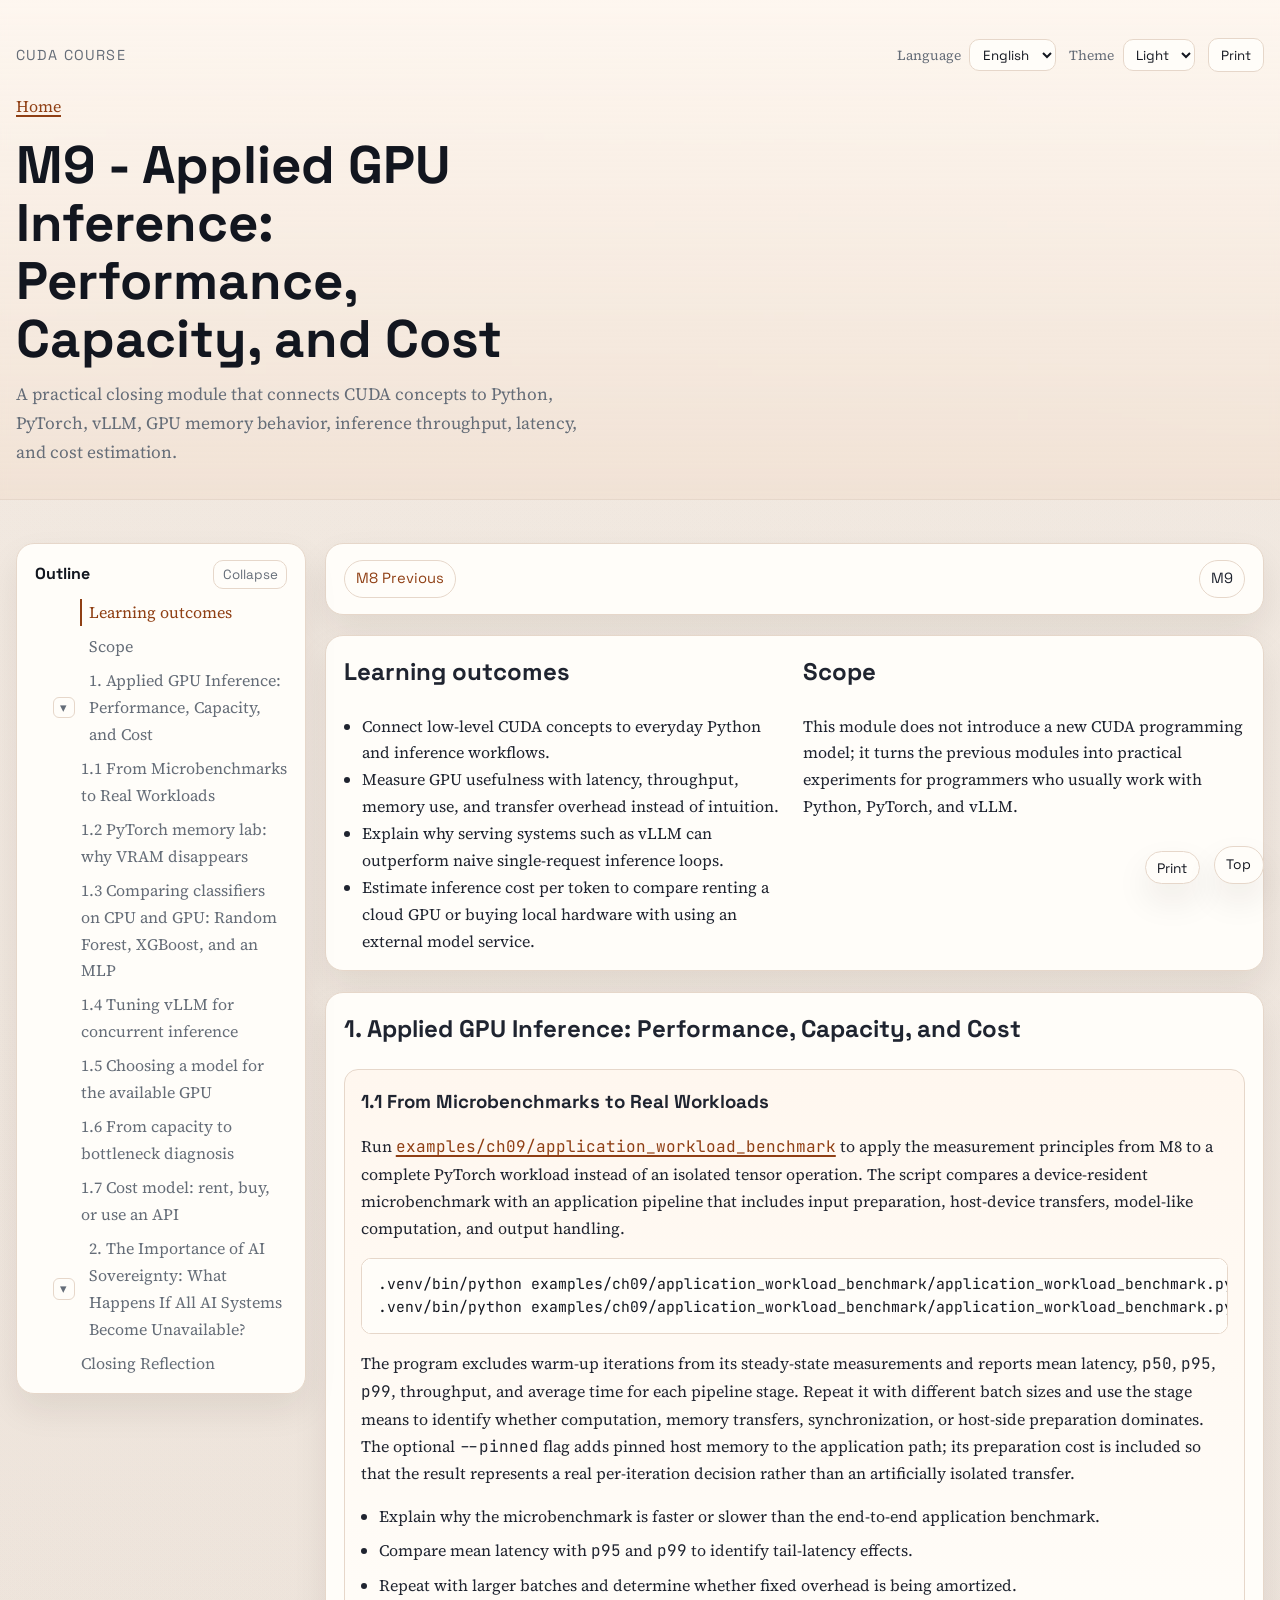
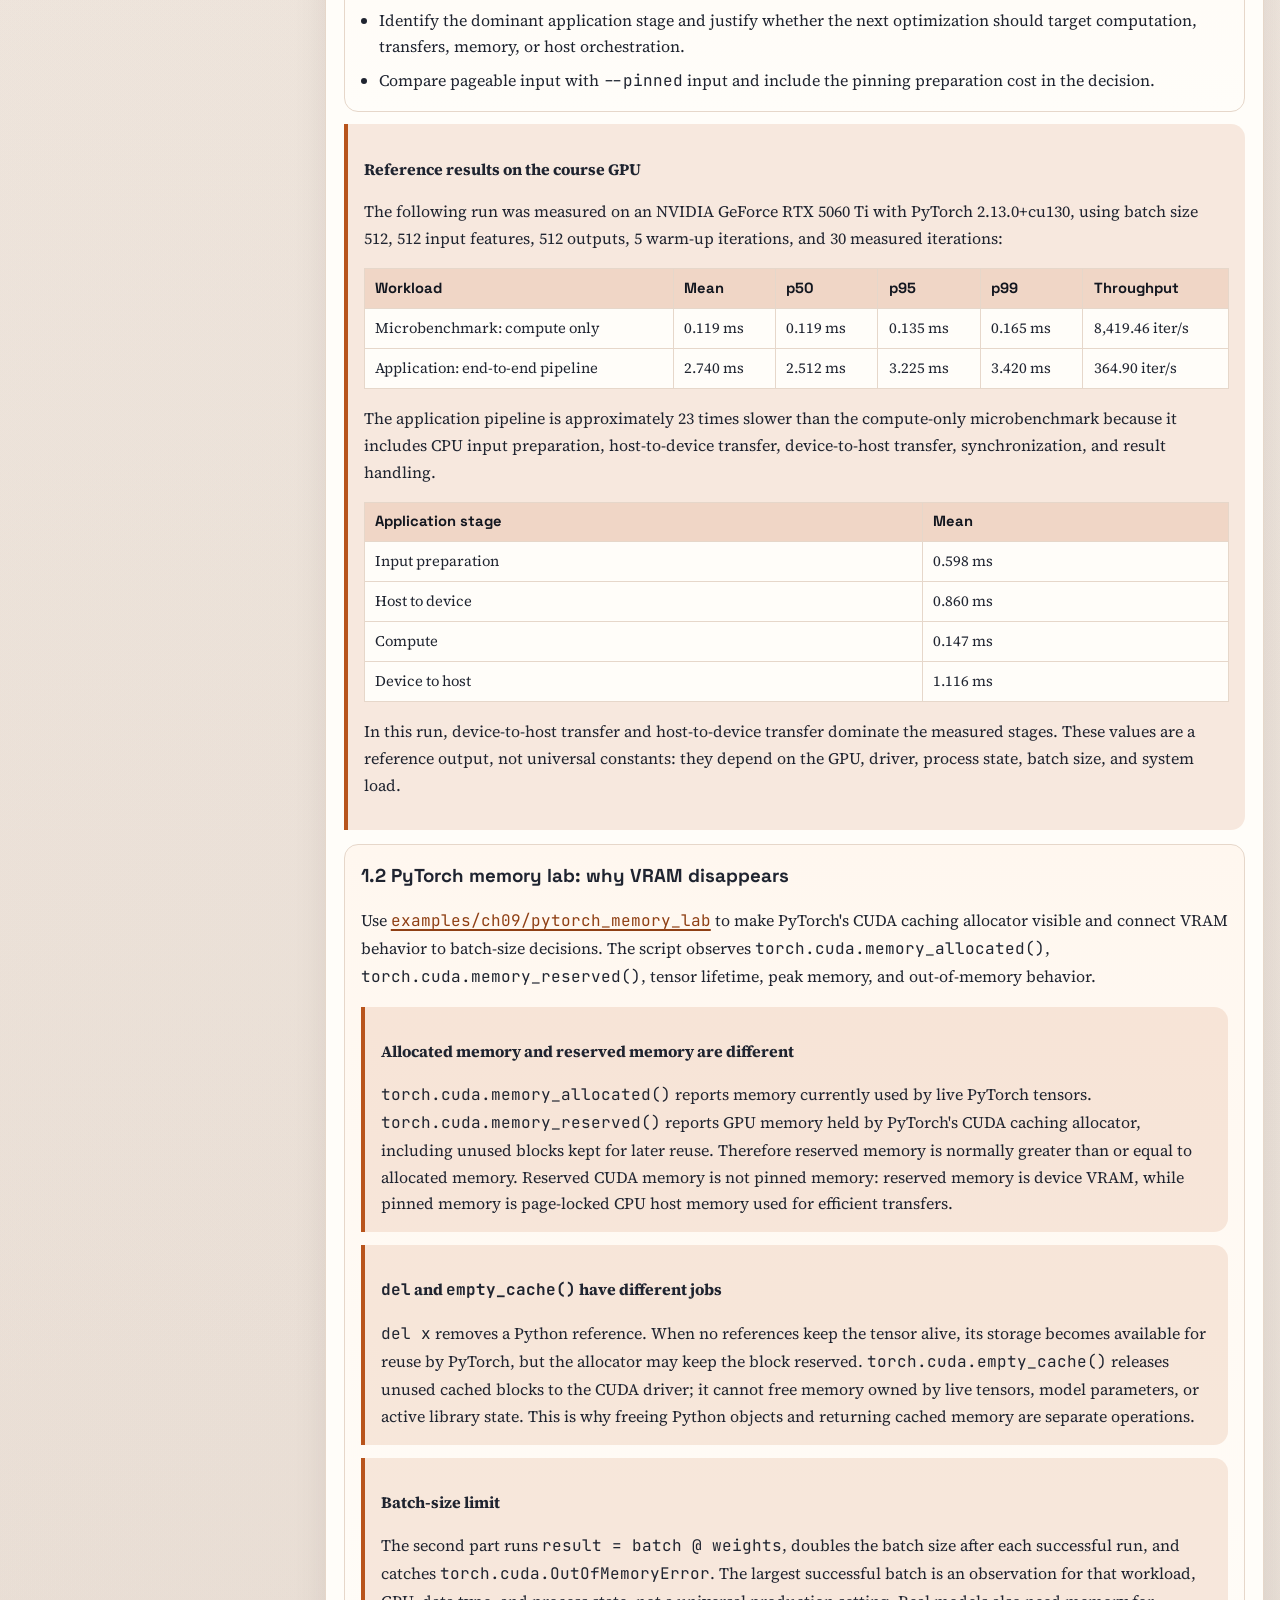
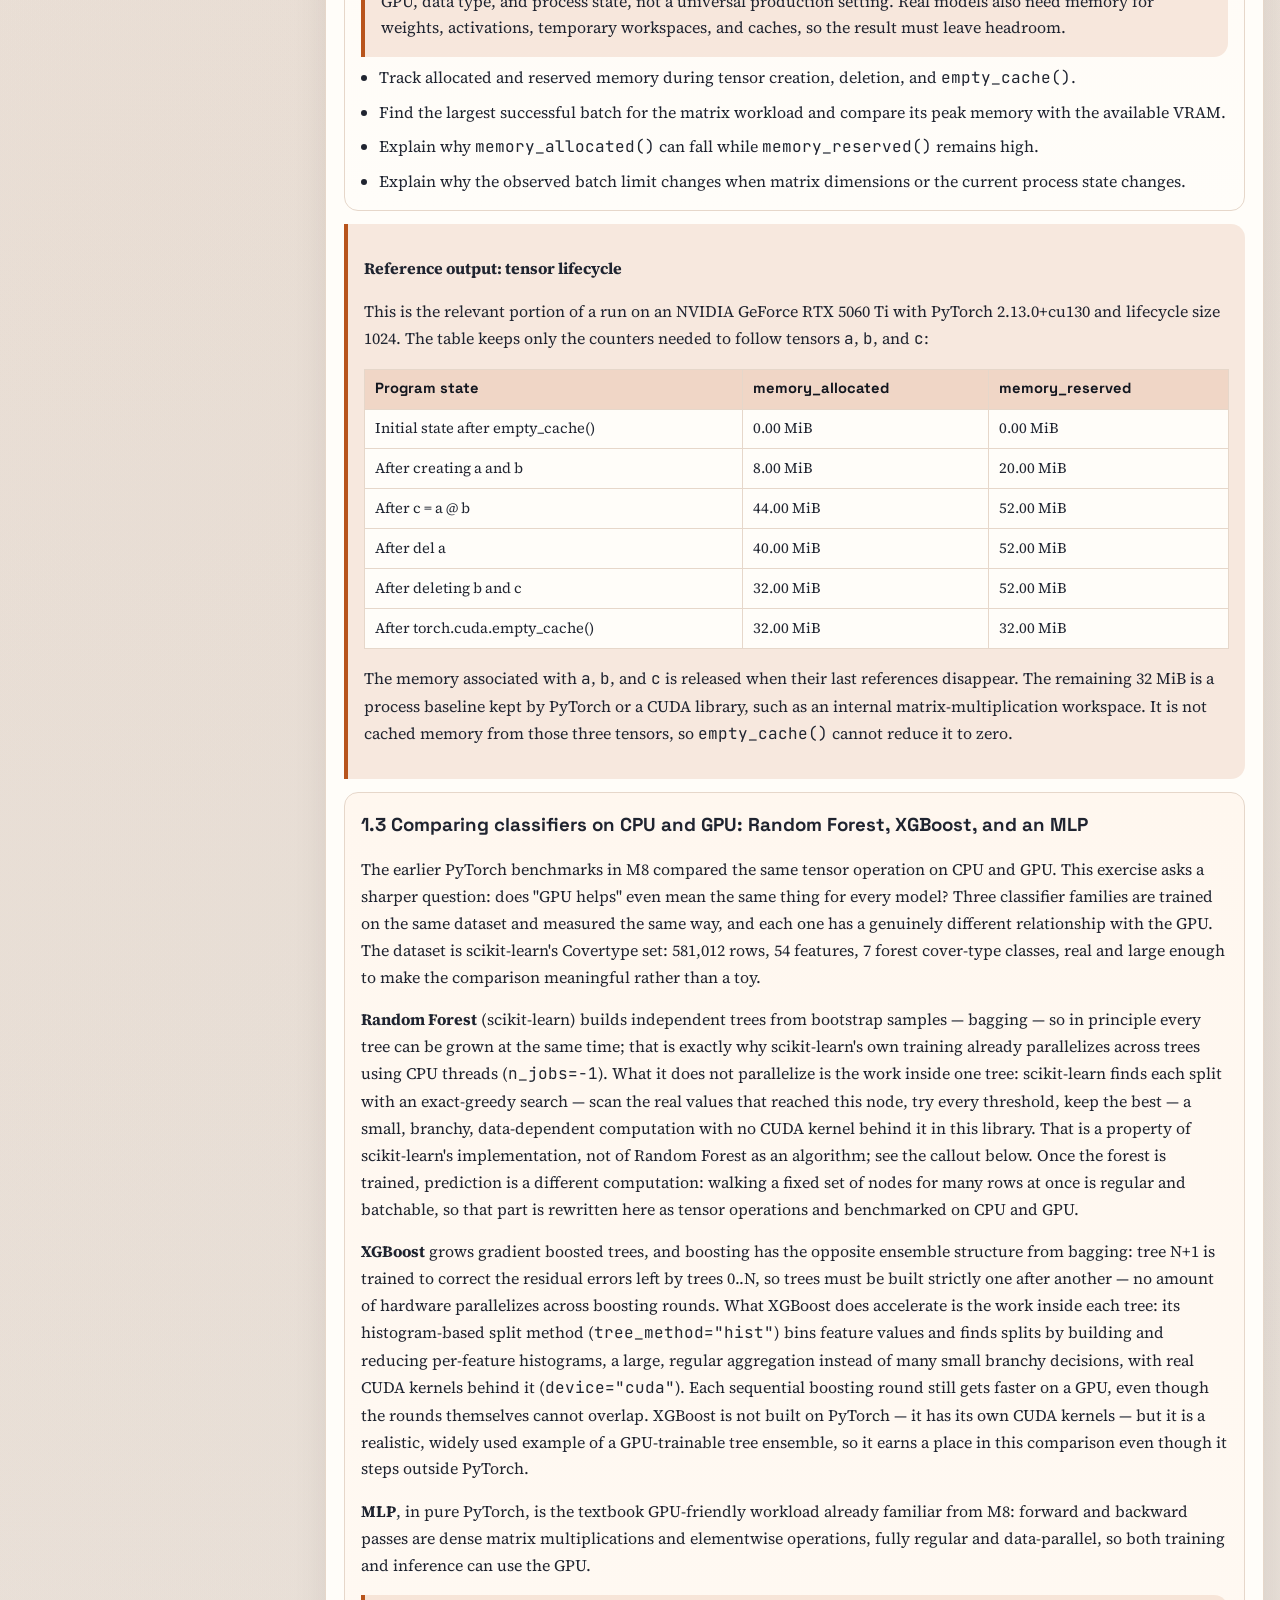
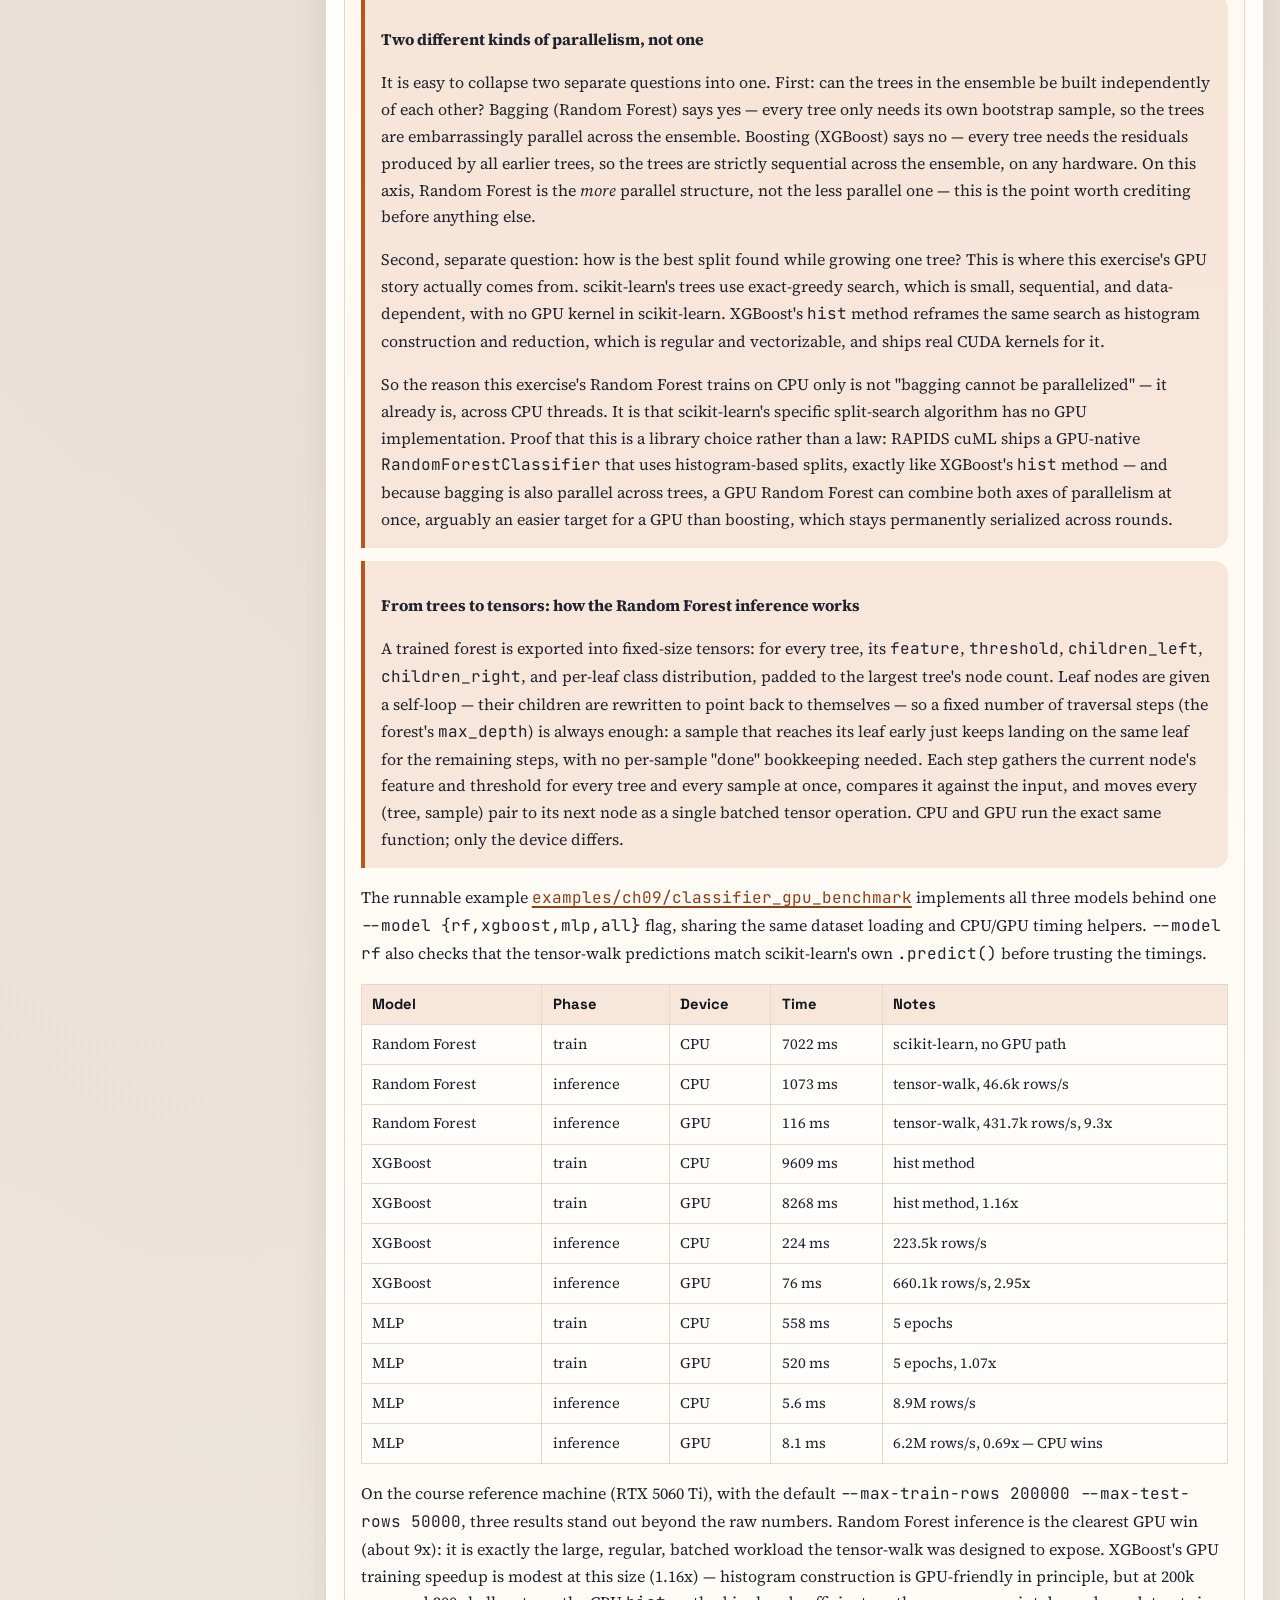
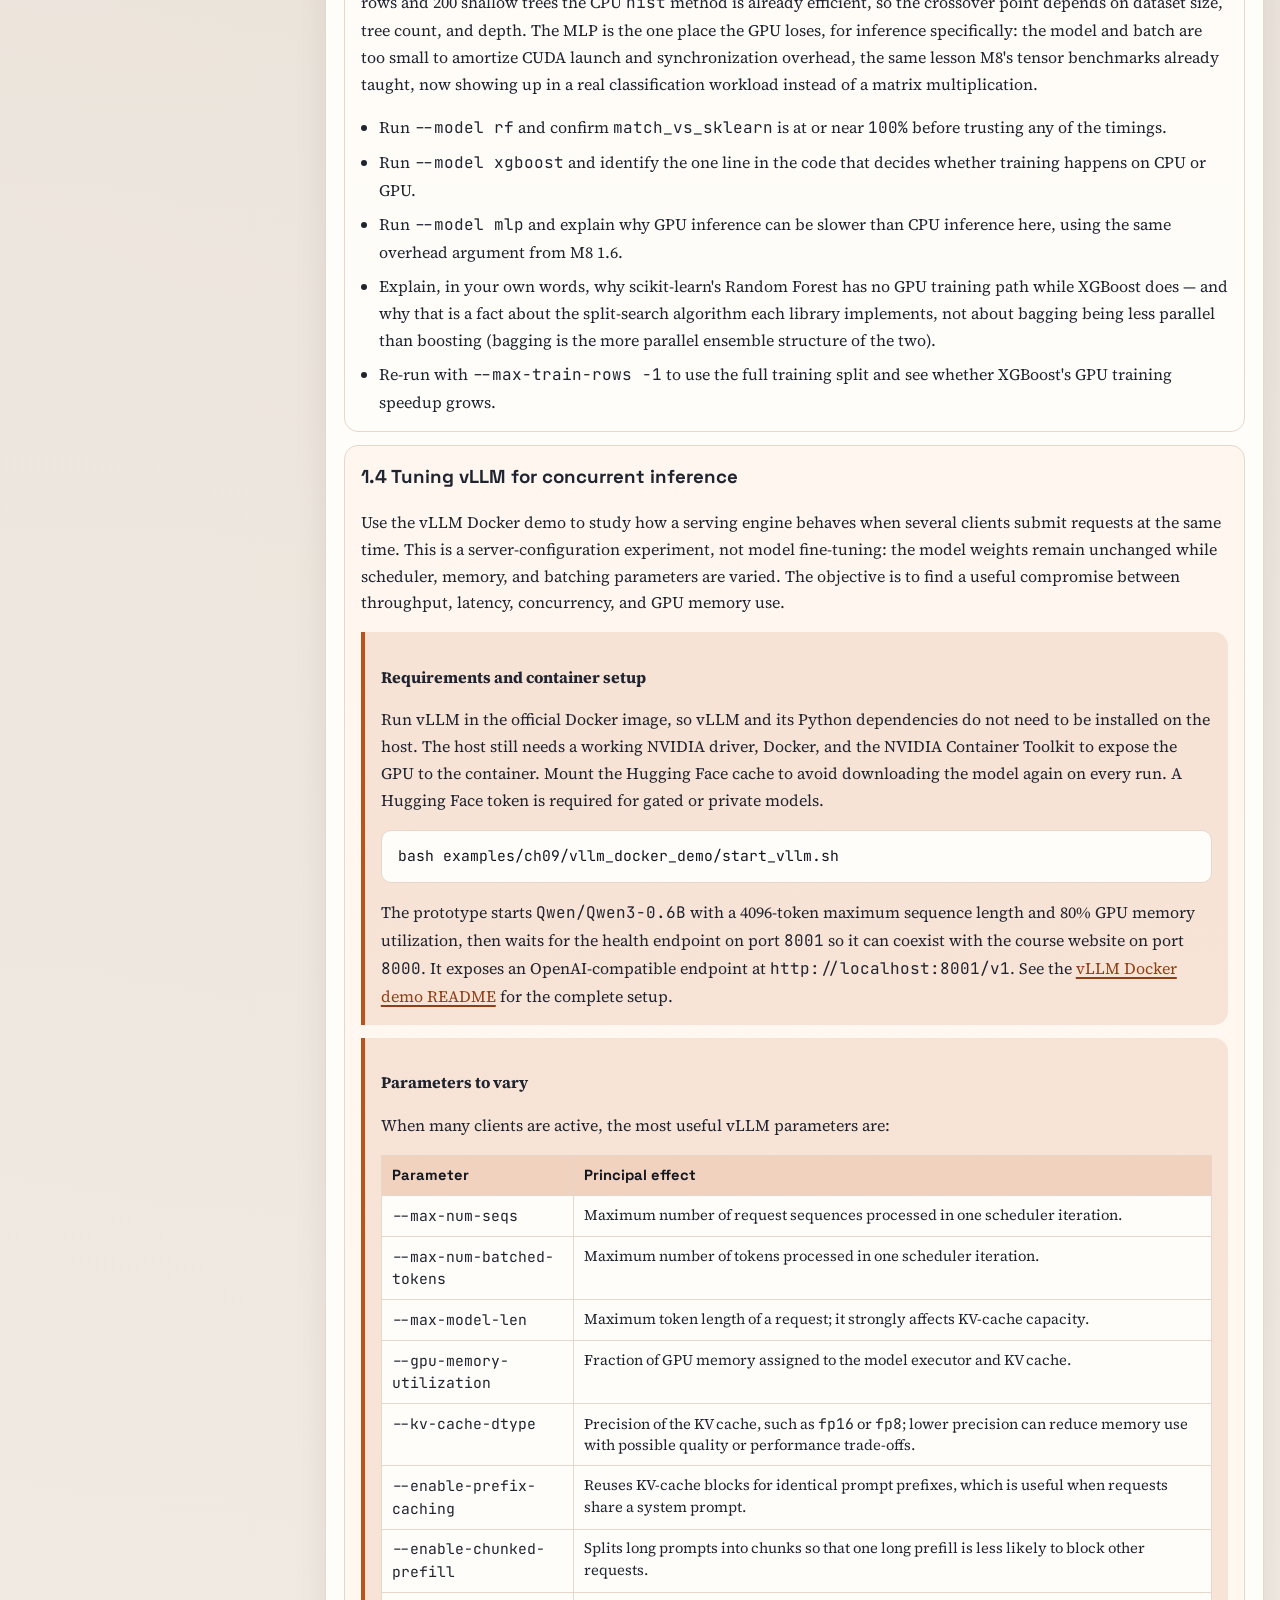
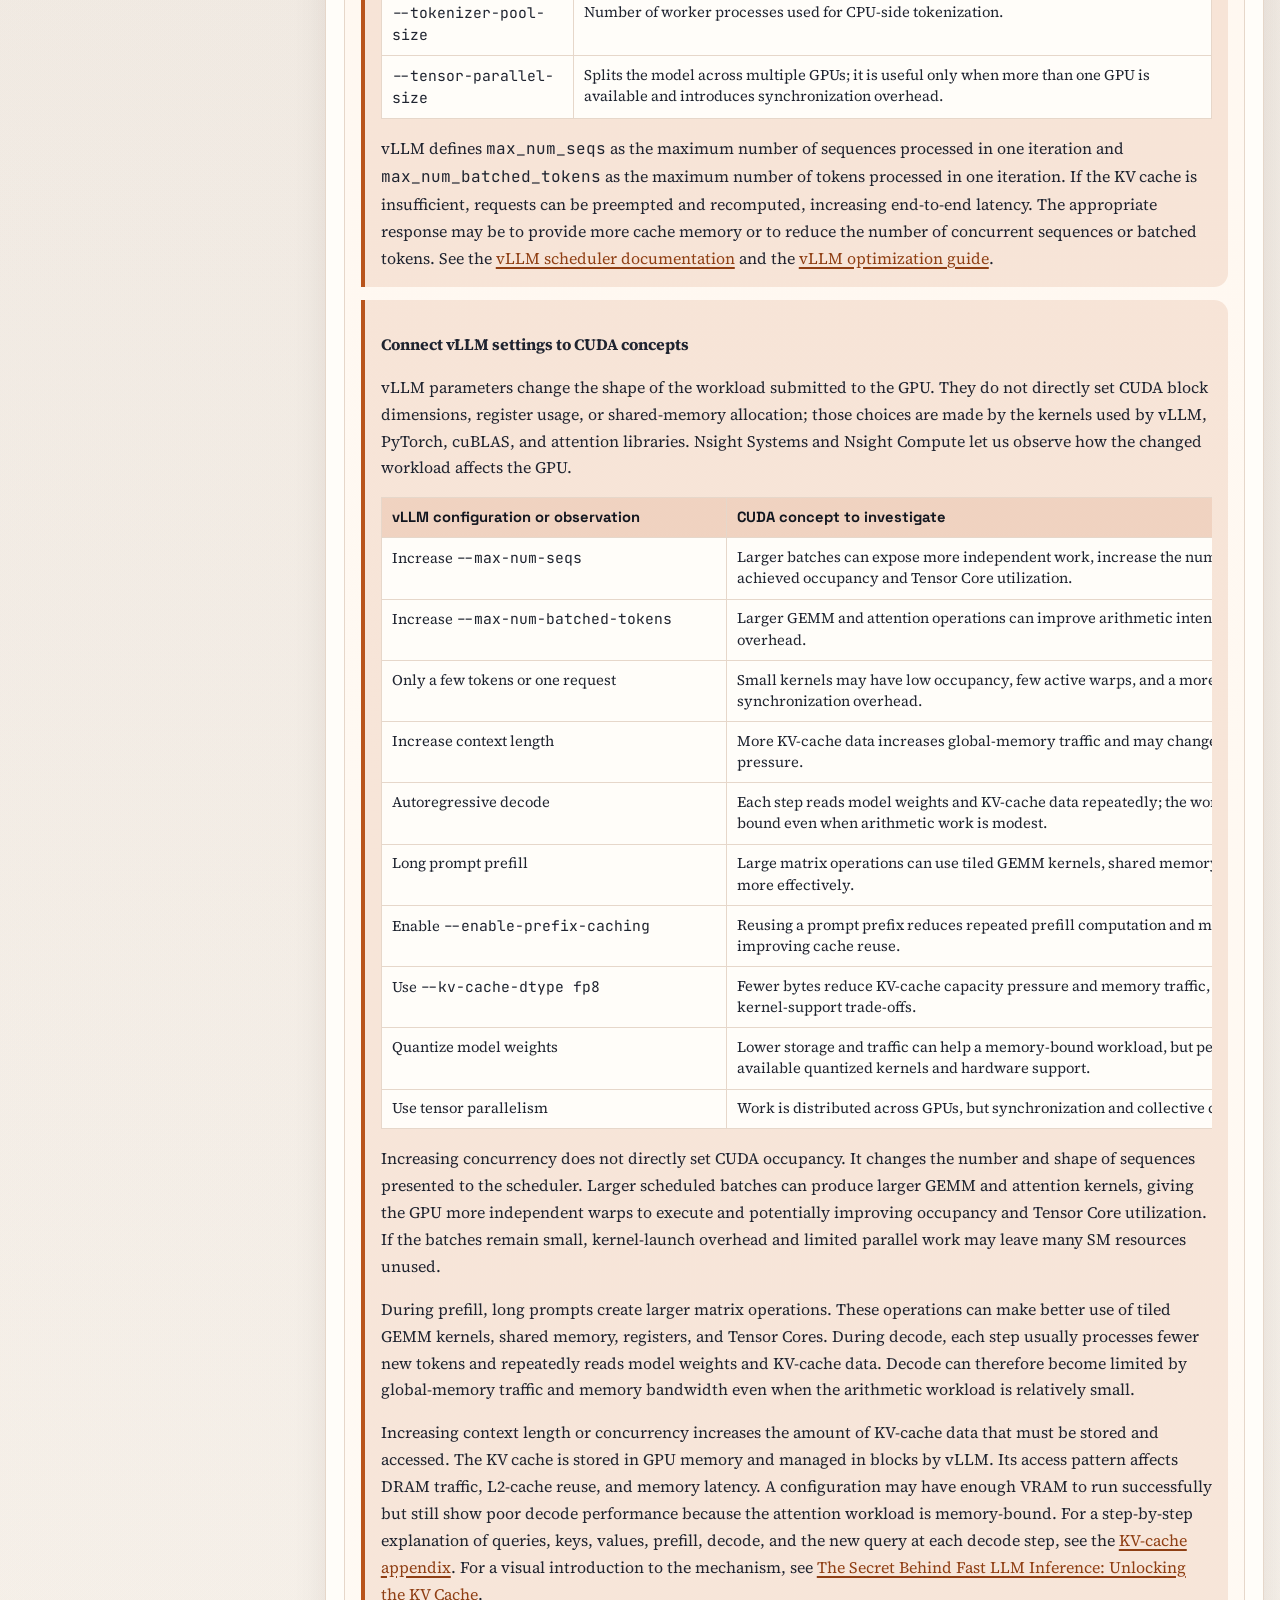
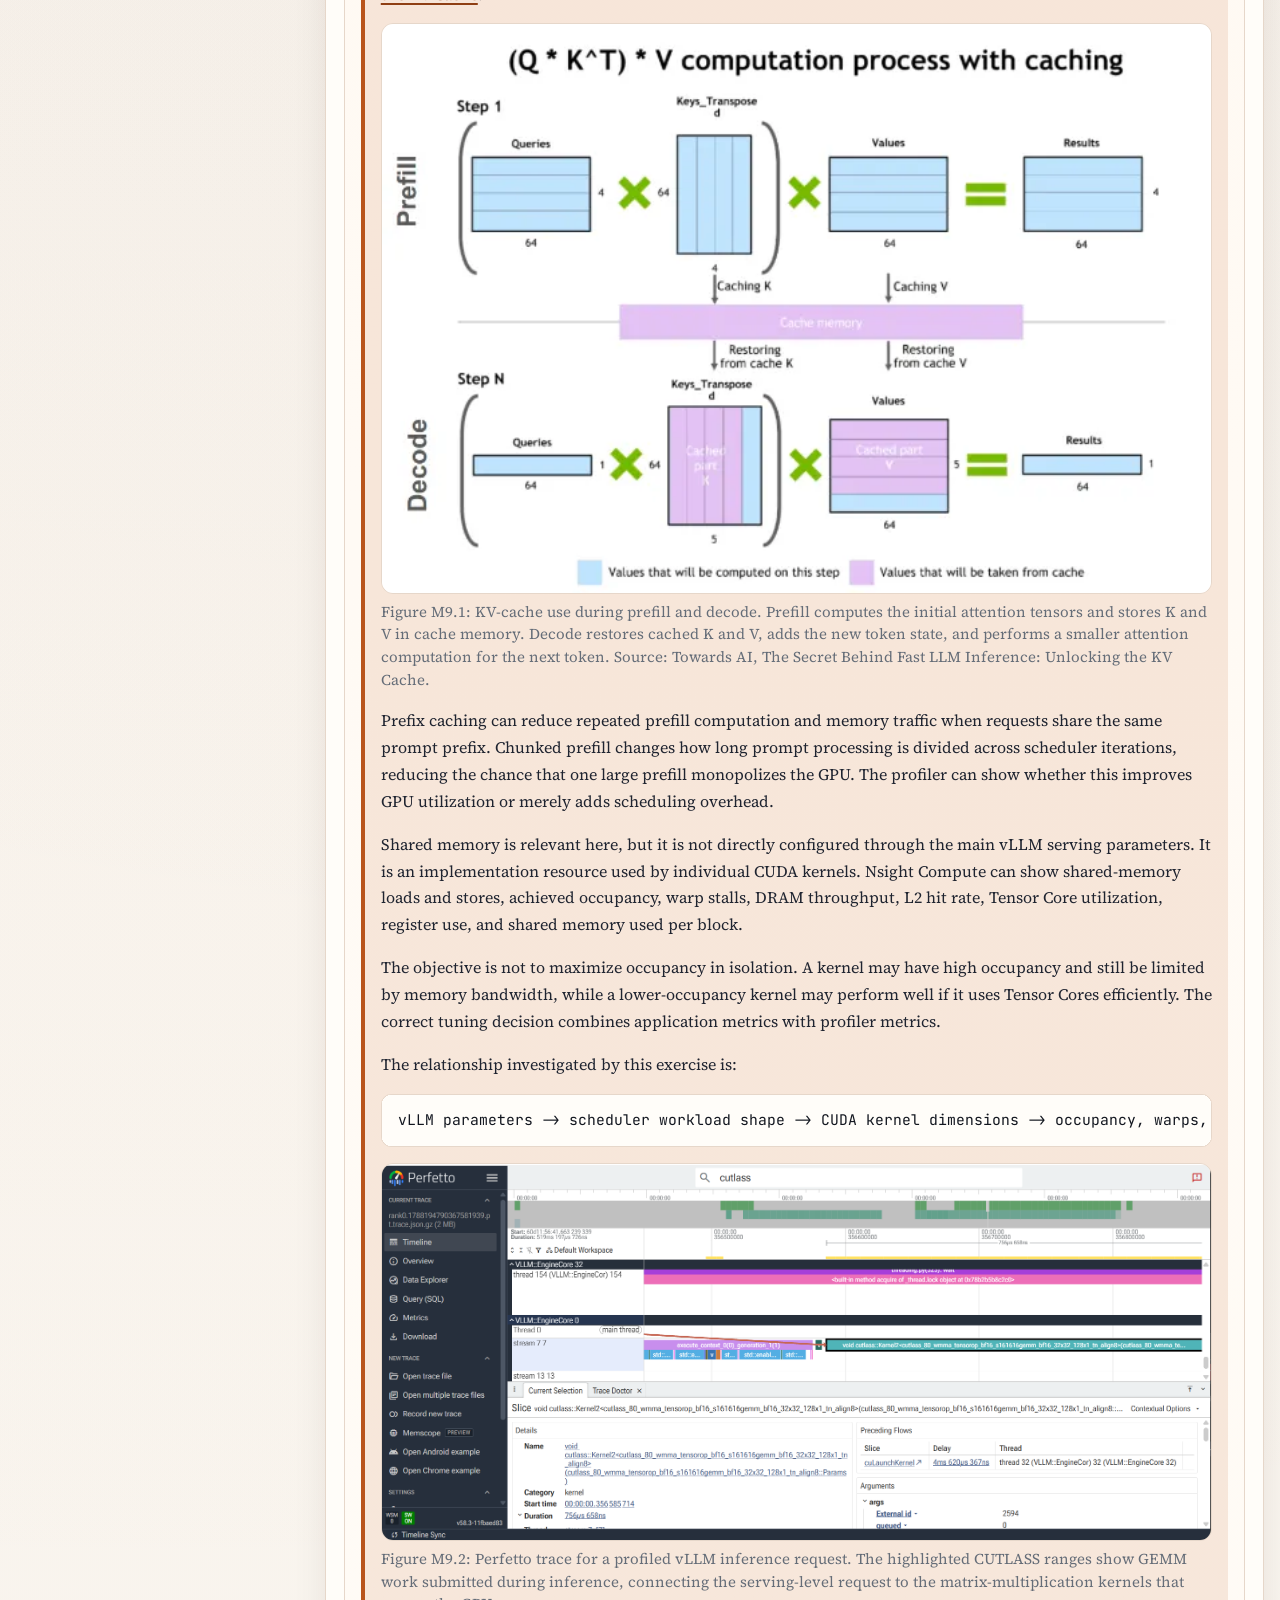
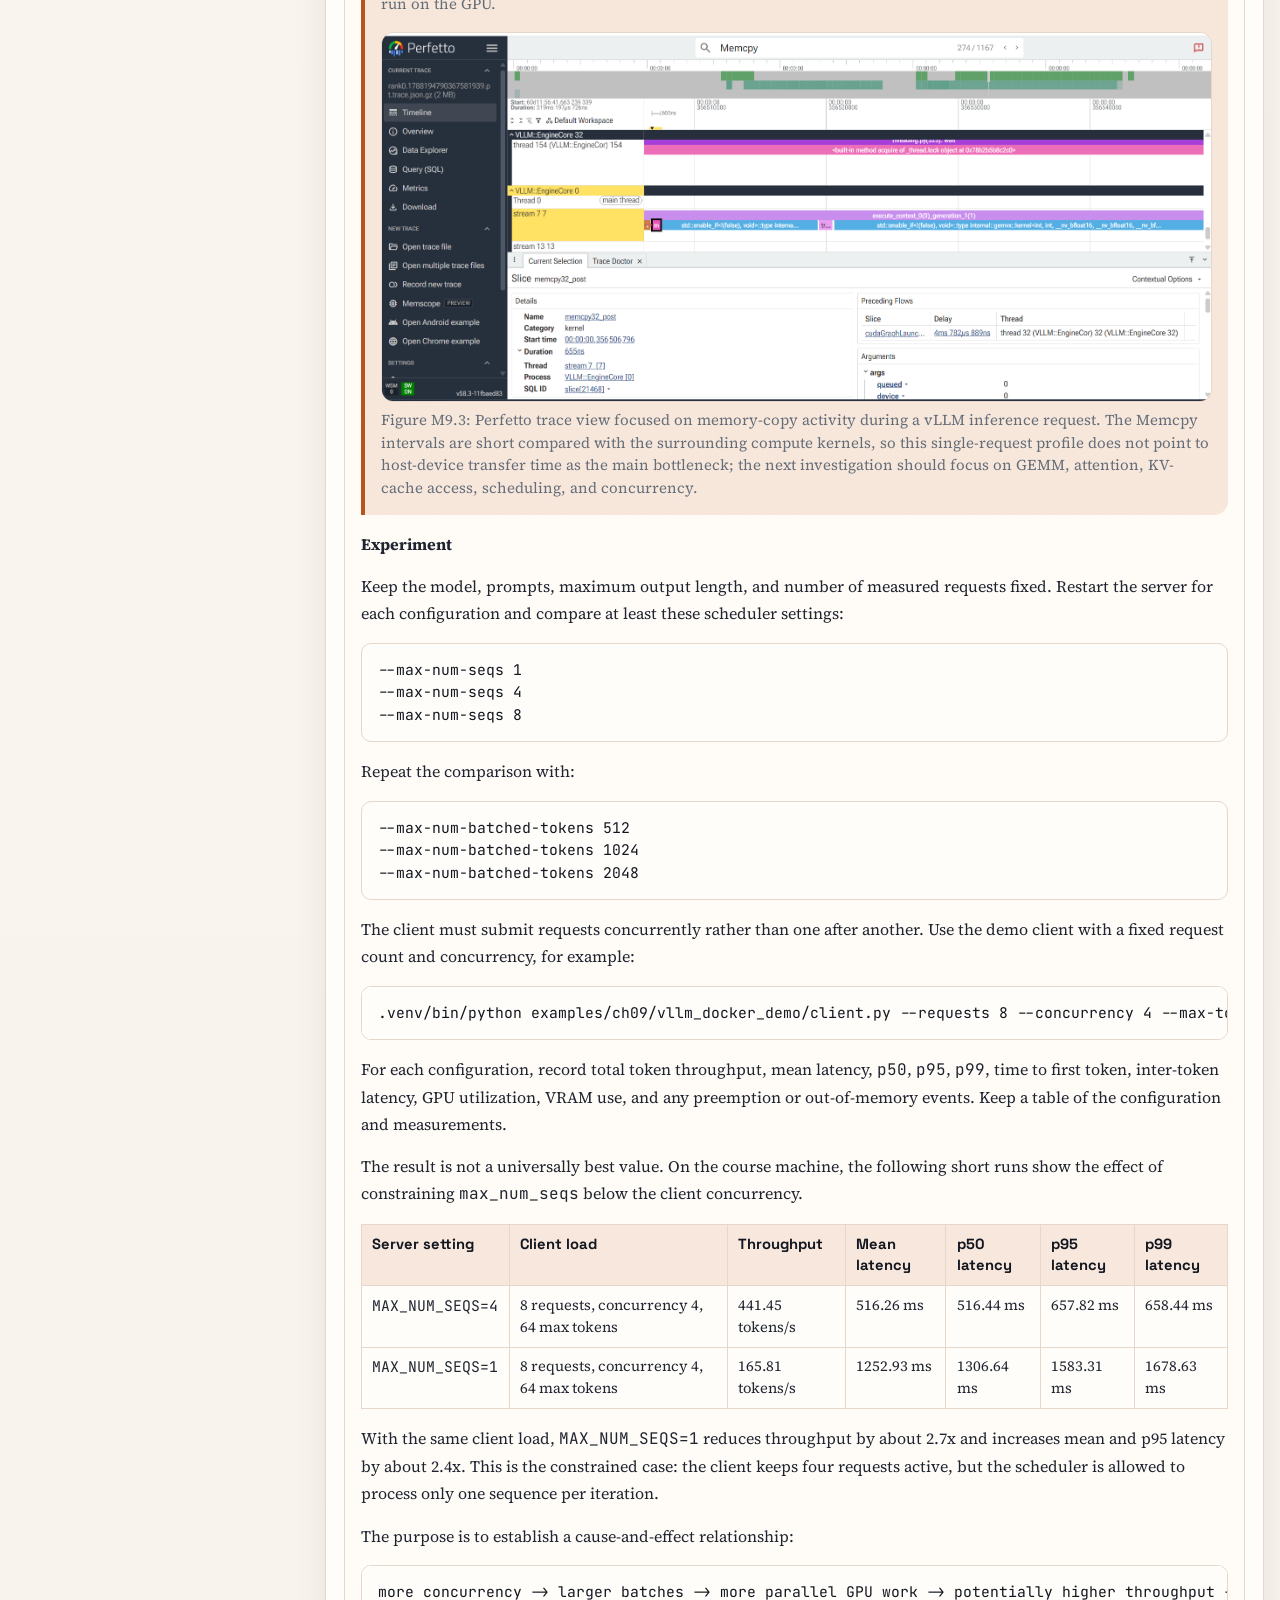
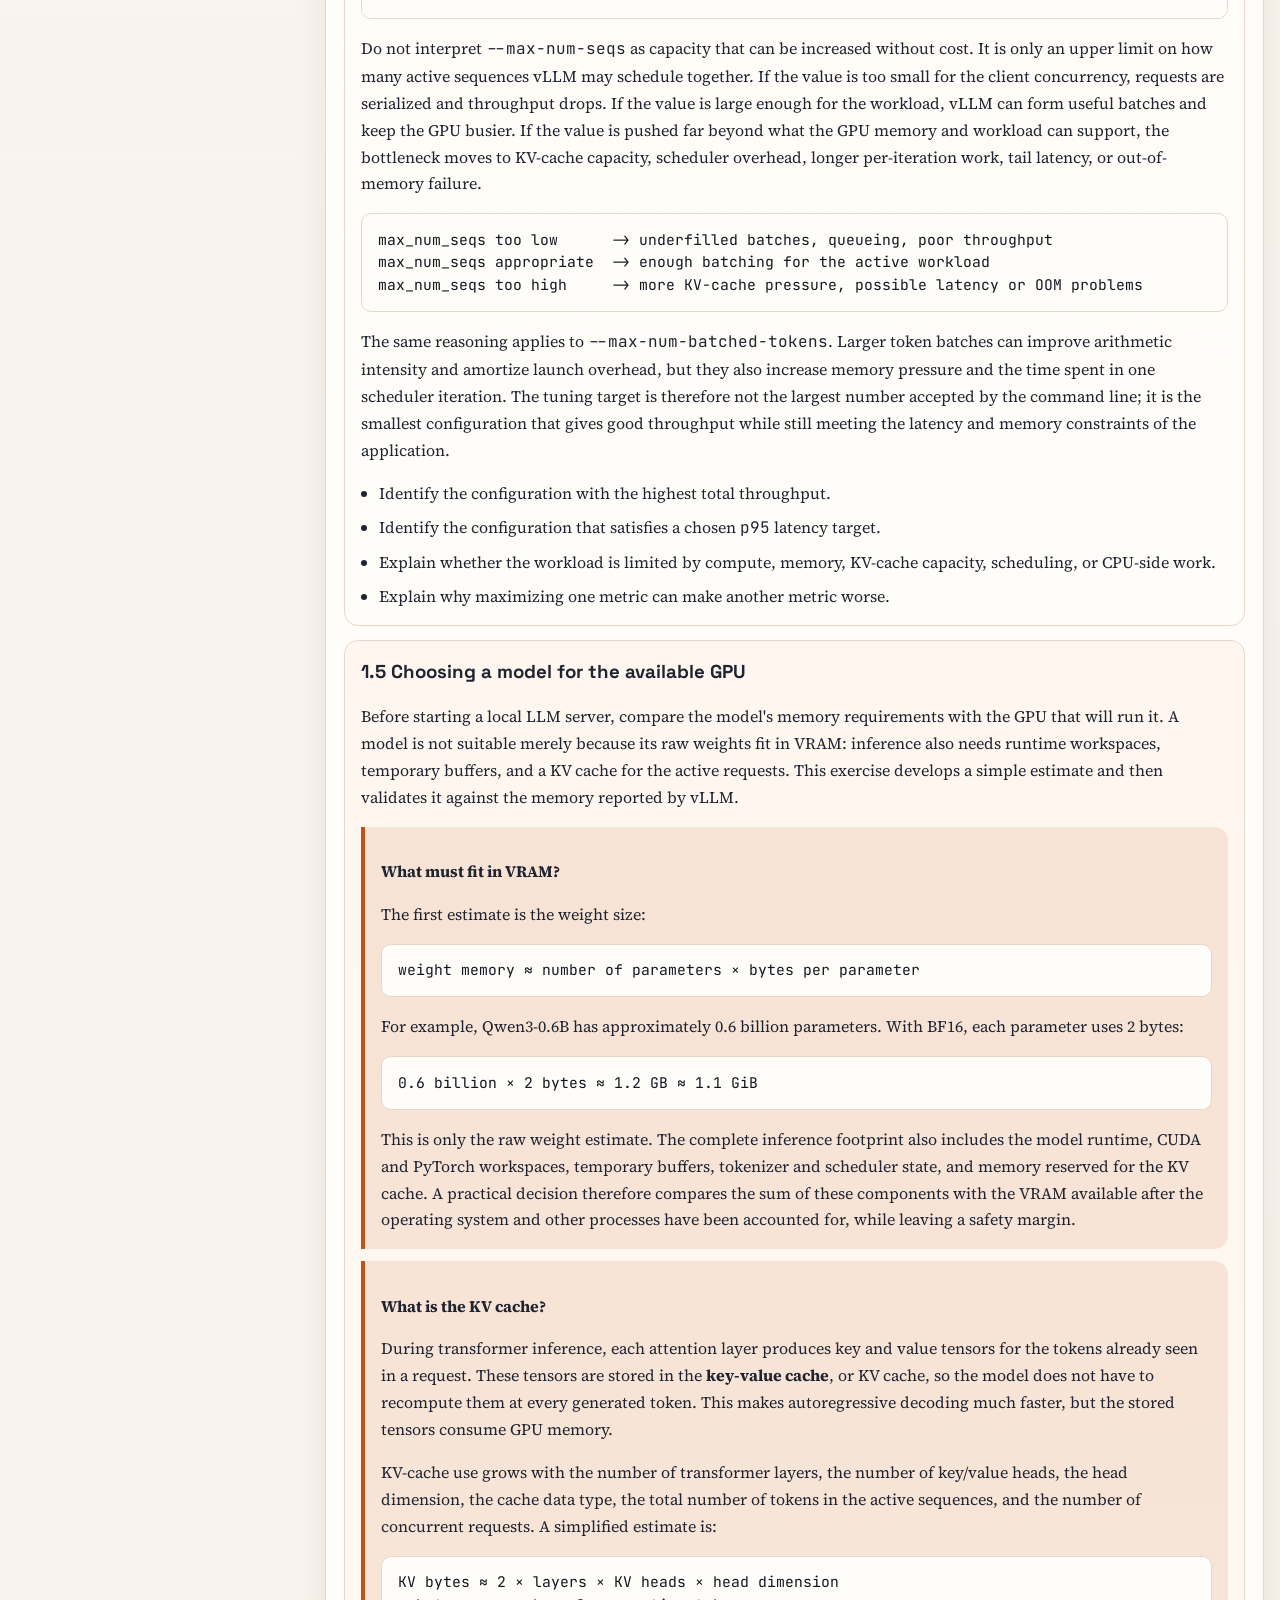
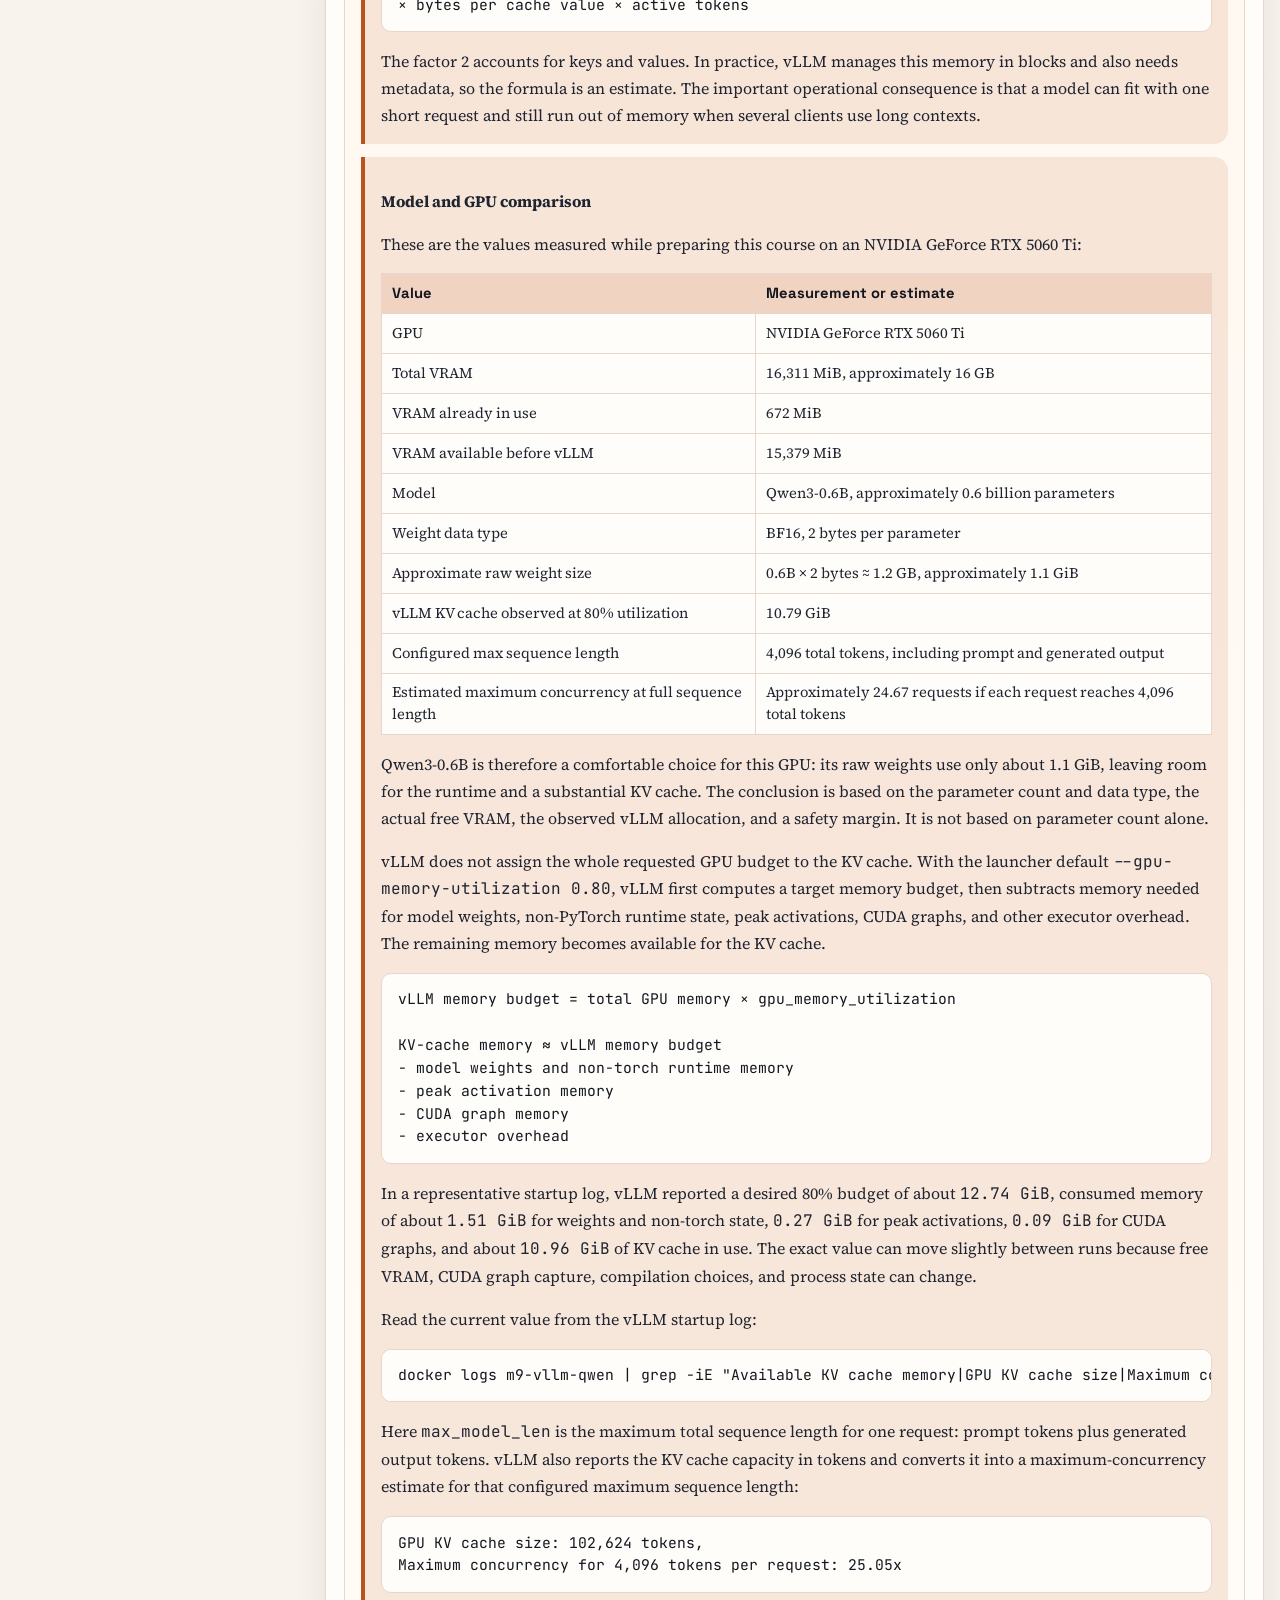
<file: site/chapters/chapter-09.html>
<!DOCTYPE html>
<html lang="en">
<head>
  <meta charset="utf-8">
  <meta name="viewport" content="width=device-width, initial-scale=1">
  <title>M9 - Applied GPU Inference: Performance, Capacity, and Cost</title>
  <link rel="preconnect" href="https://fonts.googleapis.com">
  <link rel="preconnect" href="https://fonts.gstatic.com" crossorigin>
  <link href="https://fonts.googleapis.com/css2?family=JetBrains+Mono:wght@400;600&family=Space+Grotesk:wght@400;500;700&family=Source+Serif+4:opsz,wght@8..60,400;8..60,600&display=swap" rel="stylesheet">
  <link rel="stylesheet" href="../assets/css/site.css">
  <script defer src="../assets/js/site.js"></script>
</head>
<body id="top" data-page-lang="en">
  <div id="google_translate_element" class="translate-host" aria-hidden="true"></div>
  <header class="site-header">
    <div class="shell">
      <section class="hero">
        <p><a href="../index.html">Home</a></p>
        <h1>M9 - Applied GPU Inference: Performance, Capacity, and Cost</h1>
        <p class="hero-copy">A practical closing module that connects CUDA concepts to Python, PyTorch, vLLM, GPU memory behavior, inference throughput, latency, and cost estimation.</p>
      </section>
    </div>
  </header>
  <main class="shell module-layout">
    <aside class="panel outline-panel" aria-label="Module outline"><nav id="outline-nav"></nav></aside>
    <article class="module-main">
      <section class="panel"><nav class="module-nav" aria-label="Module navigation"><a href="chapter-08.html">M8 Previous</a><span>M9</span></nav></section>
      <section class="panel info-grid">
        <div><h2>Learning outcomes</h2><ul class="meta-list"><li>Connect low-level CUDA concepts to everyday Python and inference workflows.</li><li>Measure GPU usefulness with latency, throughput, memory use, and transfer overhead instead of intuition.</li><li>Explain why serving systems such as vLLM can outperform naive single-request inference loops.</li><li>Estimate inference cost per token to compare renting a cloud GPU or buying local hardware with using an external model service.</li></ul></div>
        <div><h2>Scope</h2><p>This module does not introduce a new CUDA programming model; it turns the previous modules into practical experiments for programmers who usually work with Python, PyTorch, and vLLM.</p></div>
      </section>
      <section class="panel">
        <h2>1. Applied GPU Inference: Performance, Capacity, and Cost</h2>
        <article class="subtopic"><h3>1.1 From Microbenchmarks to Real Workloads</h3><p>Run <a href="../../examples/ch09/application_workload_benchmark/README.md"><code>examples/ch09/application_workload_benchmark</code></a> to apply the measurement principles from M8 to a complete PyTorch workload instead of an isolated tensor operation. The script compares a device-resident microbenchmark with an application pipeline that includes input preparation, host-device transfers, model-like computation, and output handling.</p><pre class="code-listing"><code>.venv/bin/python examples/ch09/application_workload_benchmark/application_workload_benchmark.py
.venv/bin/python examples/ch09/application_workload_benchmark/application_workload_benchmark.py --device cuda --batch-size 512 --features 512 --outputs 512</code></pre><p>The program excludes warm-up iterations from its steady-state measurements and reports mean latency, <code>p50</code>, <code>p95</code>, <code>p99</code>, throughput, and average time for each pipeline stage. Repeat it with different batch sizes and use the stage means to identify whether computation, memory transfers, synchronization, or host-side preparation dominates. The optional <code>--pinned</code> flag adds pinned host memory to the application path; its preparation cost is included so that the result represents a real per-iteration decision rather than an artificially isolated transfer.</p><ul class="exercise-list"><li>Explain why the microbenchmark is faster or slower than the end-to-end application benchmark.</li><li>Compare mean latency with <code>p95</code> and <code>p99</code> to identify tail-latency effects.</li><li>Repeat with larger batches and determine whether fixed overhead is being amortized.</li><li>Identify the dominant application stage and justify whether the next optimization should target computation, transfers, memory, or host orchestration.</li><li>Compare pageable input with <code>--pinned</code> input and include the pinning preparation cost in the decision.</li></ul></article>
<div class="callout"><p><strong>Reference results on the course GPU</strong></p><p>The following run was measured on an NVIDIA GeForce RTX 5060 Ti with PyTorch 2.13.0+cu130, using batch size 512, 512 input features, 512 outputs, 5 warm-up iterations, and 30 measured iterations:</p><div class="table-scroll"><table class="data-table"><thead><tr><th>Workload</th><th>Mean</th><th>p50</th><th>p95</th><th>p99</th><th>Throughput</th></tr></thead><tbody><tr><td>Microbenchmark: compute only</td><td>0.119 ms</td><td>0.119 ms</td><td>0.135 ms</td><td>0.165 ms</td><td>8,419.46 iter/s</td></tr><tr><td>Application: end-to-end pipeline</td><td>2.740 ms</td><td>2.512 ms</td><td>3.225 ms</td><td>3.420 ms</td><td>364.90 iter/s</td></tr></tbody></table></div><p>The application pipeline is approximately 23 times slower than the compute-only microbenchmark because it includes CPU input preparation, host-to-device transfer, device-to-host transfer, synchronization, and result handling.</p><div class="table-scroll"><table class="data-table"><thead><tr><th>Application stage</th><th>Mean</th></tr></thead><tbody><tr><td>Input preparation</td><td>0.598 ms</td></tr><tr><td>Host to device</td><td>0.860 ms</td></tr><tr><td>Compute</td><td>0.147 ms</td></tr><tr><td>Device to host</td><td>1.116 ms</td></tr></tbody></table></div><p>In this run, device-to-host transfer and host-to-device transfer dominate the measured stages. These values are a reference output, not universal constants: they depend on the GPU, driver, process state, batch size, and system load.</p></div>        <article class="subtopic"><h3>1.2 PyTorch memory lab: why VRAM disappears</h3><p>Use <a href="../../examples/ch09/pytorch_memory_lab/README.md"><code>examples/ch09/pytorch_memory_lab</code></a> to make PyTorch's CUDA caching allocator visible and connect VRAM behavior to batch-size decisions. The script observes <code>torch.cuda.memory_allocated()</code>, <code>torch.cuda.memory_reserved()</code>, tensor lifetime, peak memory, and out-of-memory behavior.</p><div class="callout"><p><strong>Allocated memory and reserved memory are different</strong></p><p><code>torch.cuda.memory_allocated()</code> reports memory currently used by live PyTorch tensors. <code>torch.cuda.memory_reserved()</code> reports GPU memory held by PyTorch's CUDA caching allocator, including unused blocks kept for later reuse. Therefore reserved memory is normally greater than or equal to allocated memory. Reserved CUDA memory is not pinned memory: reserved memory is device VRAM, while pinned memory is page-locked CPU host memory used for efficient transfers.</p></div><div class="callout"><p><strong><code>del</code> and <code>empty_cache()</code> have different jobs</strong></p><p><code>del x</code> removes a Python reference. When no references keep the tensor alive, its storage becomes available for reuse by PyTorch, but the allocator may keep the block reserved. <code>torch.cuda.empty_cache()</code> releases unused cached blocks to the CUDA driver; it cannot free memory owned by live tensors, model parameters, or active library state. This is why freeing Python objects and returning cached memory are separate operations.</p></div><div class="callout"><p><strong>Batch-size limit</strong></p><p>The second part runs <code>result = batch @ weights</code>, doubles the batch size after each successful run, and catches <code>torch.cuda.OutOfMemoryError</code>. The largest successful batch is an observation for that workload, GPU, data type, and process state, not a universal production setting. Real models also need memory for weights, activations, temporary workspaces, and caches, so the result must leave headroom.</p></div><ul class="exercise-list"><li>Track allocated and reserved memory during tensor creation, deletion, and <code>empty_cache()</code>.</li><li>Find the largest successful batch for the matrix workload and compare its peak memory with the available VRAM.</li><li>Explain why <code>memory_allocated()</code> can fall while <code>memory_reserved()</code> remains high.</li><li>Explain why the observed batch limit changes when matrix dimensions or the current process state changes.</li></ul></article>
        <div class="callout"><p><strong>Reference output: tensor lifecycle</strong></p><p>This is the relevant portion of a run on an NVIDIA GeForce RTX 5060 Ti with PyTorch 2.13.0+cu130 and lifecycle size 1024. The table keeps only the counters needed to follow tensors <code>a</code>, <code>b</code>, and <code>c</code>:</p><div class="table-scroll"><table class="data-table"><thead><tr><th>Program state</th><th>memory_allocated</th><th>memory_reserved</th></tr></thead><tbody><tr><td>Initial state after empty_cache()</td><td>0.00 MiB</td><td>0.00 MiB</td></tr><tr><td>After creating a and b</td><td>8.00 MiB</td><td>20.00 MiB</td></tr><tr><td>After c = a @ b</td><td>44.00 MiB</td><td>52.00 MiB</td></tr><tr><td>After del a</td><td>40.00 MiB</td><td>52.00 MiB</td></tr><tr><td>After deleting b and c</td><td>32.00 MiB</td><td>52.00 MiB</td></tr><tr><td>After torch.cuda.empty_cache()</td><td>32.00 MiB</td><td>32.00 MiB</td></tr></tbody></table></div><p>The memory associated with <code>a</code>, <code>b</code>, and <code>c</code> is released when their last references disappear. The remaining 32 MiB is a process baseline kept by PyTorch or a CUDA library, such as an internal matrix-multiplication workspace. It is not cached memory from those three tensors, so <code>empty_cache()</code> cannot reduce it to zero.</p></div>
        <article class="subtopic"><h3>1.3 Comparing classifiers on CPU and GPU: Random Forest, XGBoost, and an MLP</h3><p>The earlier PyTorch benchmarks in M8 compared the same tensor operation on CPU and GPU. This exercise asks a sharper question: does "GPU helps" even mean the same thing for every model? Three classifier families are trained on the same dataset and measured the same way, and each one has a genuinely different relationship with the GPU. The dataset is scikit-learn's Covertype set: 581,012 rows, 54 features, 7 forest cover-type classes, real and large enough to make the comparison meaningful rather than a toy.</p><p><strong>Random Forest</strong> (scikit-learn) builds independent trees from bootstrap samples — bagging — so in principle every tree can be grown at the same time; that is exactly why scikit-learn's own training already parallelizes across trees using CPU threads (<code>n_jobs=-1</code>). What it does not parallelize is the work inside one tree: scikit-learn finds each split with an exact-greedy search — scan the real values that reached this node, try every threshold, keep the best — a small, branchy, data-dependent computation with no CUDA kernel behind it in this library. That is a property of scikit-learn's implementation, not of Random Forest as an algorithm; see the callout below. Once the forest is trained, prediction is a different computation: walking a fixed set of nodes for many rows at once is regular and batchable, so that part is rewritten here as tensor operations and benchmarked on CPU and GPU.</p><p><strong>XGBoost</strong> grows gradient boosted trees, and boosting has the opposite ensemble structure from bagging: tree N+1 is trained to correct the residual errors left by trees 0..N, so trees must be built strictly one after another — no amount of hardware parallelizes across boosting rounds. What XGBoost does accelerate is the work inside each tree: its histogram-based split method (<code>tree_method="hist"</code>) bins feature values and finds splits by building and reducing per-feature histograms, a large, regular aggregation instead of many small branchy decisions, with real CUDA kernels behind it (<code>device="cuda"</code>). Each sequential boosting round still gets faster on a GPU, even though the rounds themselves cannot overlap. XGBoost is not built on PyTorch — it has its own CUDA kernels — but it is a realistic, widely used example of a GPU-trainable tree ensemble, so it earns a place in this comparison even though it steps outside PyTorch.</p><p><strong>MLP</strong>, in pure PyTorch, is the textbook GPU-friendly workload already familiar from M8: forward and backward passes are dense matrix multiplications and elementwise operations, fully regular and data-parallel, so both training and inference can use the GPU.</p><div class="callout"><p><strong>Two different kinds of parallelism, not one</strong></p><p>It is easy to collapse two separate questions into one. First: can the trees in the ensemble be built independently of each other? Bagging (Random Forest) says yes — every tree only needs its own bootstrap sample, so the trees are embarrassingly parallel across the ensemble. Boosting (XGBoost) says no — every tree needs the residuals produced by all earlier trees, so the trees are strictly sequential across the ensemble, on any hardware. On this axis, Random Forest is the <em>more</em> parallel structure, not the less parallel one — this is the point worth crediting before anything else.</p><p>Second, separate question: how is the best split found while growing one tree? This is where this exercise's GPU story actually comes from. scikit-learn's trees use exact-greedy search, which is small, sequential, and data-dependent, with no GPU kernel in scikit-learn. XGBoost's <code>hist</code> method reframes the same search as histogram construction and reduction, which is regular and vectorizable, and ships real CUDA kernels for it.</p><p>So the reason this exercise's Random Forest trains on CPU only is not "bagging cannot be parallelized" — it already is, across CPU threads. It is that scikit-learn's specific split-search algorithm has no GPU implementation. Proof that this is a library choice rather than a law: RAPIDS cuML ships a GPU-native <code>RandomForestClassifier</code> that uses histogram-based splits, exactly like XGBoost's <code>hist</code> method — and because bagging is also parallel across trees, a GPU Random Forest can combine both axes of parallelism at once, arguably an easier target for a GPU than boosting, which stays permanently serialized across rounds.</p></div><div class="callout"><p><strong>From trees to tensors: how the Random Forest inference works</strong></p><p>A trained forest is exported into fixed-size tensors: for every tree, its <code>feature</code>, <code>threshold</code>, <code>children_left</code>, <code>children_right</code>, and per-leaf class distribution, padded to the largest tree's node count. Leaf nodes are given a self-loop — their children are rewritten to point back to themselves — so a fixed number of traversal steps (the forest's <code>max_depth</code>) is always enough: a sample that reaches its leaf early just keeps landing on the same leaf for the remaining steps, with no per-sample "done" bookkeeping needed. Each step gathers the current node's feature and threshold for every tree and every sample at once, compares it against the input, and moves every (tree, sample) pair to its next node as a single batched tensor operation. CPU and GPU run the exact same function; only the device differs.</p></div><p>The runnable example <a href="../../examples/ch09/classifier_gpu_benchmark/README.md"><code>examples/ch09/classifier_gpu_benchmark</code></a> implements all three models behind one <code>--model {rf,xgboost,mlp,all}</code> flag, sharing the same dataset loading and CPU/GPU timing helpers. <code>--model rf</code> also checks that the tensor-walk predictions match scikit-learn's own <code>.predict()</code> before trusting the timings.</p><div class="table-scroll"><table class="data-table"><thead><tr><th>Model</th><th>Phase</th><th>Device</th><th>Time</th><th>Notes</th></tr></thead><tbody><tr><td>Random Forest</td><td>train</td><td>CPU</td><td>7022 ms</td><td>scikit-learn, no GPU path</td></tr><tr><td>Random Forest</td><td>inference</td><td>CPU</td><td>1073 ms</td><td>tensor-walk, 46.6k rows/s</td></tr><tr><td>Random Forest</td><td>inference</td><td>GPU</td><td>116 ms</td><td>tensor-walk, 431.7k rows/s, 9.3x</td></tr><tr><td>XGBoost</td><td>train</td><td>CPU</td><td>9609 ms</td><td>hist method</td></tr><tr><td>XGBoost</td><td>train</td><td>GPU</td><td>8268 ms</td><td>hist method, 1.16x</td></tr><tr><td>XGBoost</td><td>inference</td><td>CPU</td><td>224 ms</td><td>223.5k rows/s</td></tr><tr><td>XGBoost</td><td>inference</td><td>GPU</td><td>76 ms</td><td>660.1k rows/s, 2.95x</td></tr><tr><td>MLP</td><td>train</td><td>CPU</td><td>558 ms</td><td>5 epochs</td></tr><tr><td>MLP</td><td>train</td><td>GPU</td><td>520 ms</td><td>5 epochs, 1.07x</td></tr><tr><td>MLP</td><td>inference</td><td>CPU</td><td>5.6 ms</td><td>8.9M rows/s</td></tr><tr><td>MLP</td><td>inference</td><td>GPU</td><td>8.1 ms</td><td>6.2M rows/s, 0.69x — CPU wins</td></tr></tbody></table></div><p>On the course reference machine (RTX 5060 Ti), with the default <code>--max-train-rows 200000 --max-test-rows 50000</code>, three results stand out beyond the raw numbers. Random Forest inference is the clearest GPU win (about 9x): it is exactly the large, regular, batched workload the tensor-walk was designed to expose. XGBoost's GPU training speedup is modest at this size (1.16x) — histogram construction is GPU-friendly in principle, but at 200k rows and 200 shallow trees the CPU <code>hist</code> method is already efficient, so the crossover point depends on dataset size, tree count, and depth. The MLP is the one place the GPU loses, for inference specifically: the model and batch are too small to amortize CUDA launch and synchronization overhead, the same lesson M8's tensor benchmarks already taught, now showing up in a real classification workload instead of a matrix multiplication.</p><ul class="exercise-list"><li>Run <code>--model rf</code> and confirm <code>match_vs_sklearn</code> is at or near <code>100%</code> before trusting any of the timings.</li><li>Run <code>--model xgboost</code> and identify the one line in the code that decides whether training happens on CPU or GPU.</li><li>Run <code>--model mlp</code> and explain why GPU inference can be slower than CPU inference here, using the same overhead argument from M8 1.6.</li><li>Explain, in your own words, why scikit-learn's Random Forest has no GPU training path while XGBoost does — and why that is a fact about the split-search algorithm each library implements, not about bagging being less parallel than boosting (bagging is the more parallel ensemble structure of the two).</li><li>Re-run with <code>--max-train-rows -1</code> to use the full training split and see whether XGBoost's GPU training speedup grows.</li></ul></article>
<article class="subtopic"><h3>1.4 Tuning vLLM for concurrent inference</h3><p>Use the vLLM Docker demo to study how a serving engine behaves when several clients submit requests at the same time. This is a server-configuration experiment, not model fine-tuning: the model weights remain unchanged while scheduler, memory, and batching parameters are varied. The objective is to find a useful compromise between throughput, latency, concurrency, and GPU memory use.</p><div class="callout"><p><strong>Requirements and container setup</strong></p><p>Run vLLM in the official Docker image, so vLLM and its Python dependencies do not need to be installed on the host. The host still needs a working NVIDIA driver, Docker, and the NVIDIA Container Toolkit to expose the GPU to the container. Mount the Hugging Face cache to avoid downloading the model again on every run. A Hugging Face token is required for gated or private models.</p><pre class="code-listing"><code>bash examples/ch09/vllm_docker_demo/start_vllm.sh</code></pre><p>The prototype starts <code>Qwen/Qwen3-0.6B</code> with a 4096-token maximum sequence length and 80% GPU memory utilization, then waits for the health endpoint on port <code>8001</code> so it can coexist with the course website on port <code>8000</code>. It exposes an OpenAI-compatible endpoint at <code>http://localhost:8001/v1</code>. See the <a href="../../examples/ch09/vllm_docker_demo/README.md">vLLM Docker demo README</a> for the complete setup.</p></div><div class="callout"><p><strong>Parameters to vary</strong></p><p>When many clients are active, the most useful vLLM parameters are:</p><div class="table-scroll"><table class="data-table"><thead><tr><th>Parameter</th><th>Principal effect</th></tr></thead><tbody><tr><td><code>--max-num-seqs</code></td><td>Maximum number of request sequences processed in one scheduler iteration.</td></tr><tr><td><code>--max-num-batched-tokens</code></td><td>Maximum number of tokens processed in one scheduler iteration.</td></tr><tr><td><code>--max-model-len</code></td><td>Maximum token length of a request; it strongly affects KV-cache capacity.</td></tr><tr><td><code>--gpu-memory-utilization</code></td><td>Fraction of GPU memory assigned to the model executor and KV cache.</td></tr><tr><td><code>--kv-cache-dtype</code></td><td>Precision of the KV cache, such as <code>fp16</code> or <code>fp8</code>; lower precision can reduce memory use with possible quality or performance trade-offs.</td></tr><tr><td><code>--enable-prefix-caching</code></td><td>Reuses KV-cache blocks for identical prompt prefixes, which is useful when requests share a system prompt.</td></tr><tr><td><code>--enable-chunked-prefill</code></td><td>Splits long prompts into chunks so that one long prefill is less likely to block other requests.</td></tr><tr><td><code>--tokenizer-pool-size</code></td><td>Number of worker processes used for CPU-side tokenization.</td></tr><tr><td><code>--tensor-parallel-size</code></td><td>Splits the model across multiple GPUs; it is useful only when more than one GPU is available and introduces synchronization overhead.</td></tr></tbody></table></div><p>vLLM defines <code>max_num_seqs</code> as the maximum number of sequences processed in one iteration and <code>max_num_batched_tokens</code> as the maximum number of tokens processed in one iteration. If the KV cache is insufficient, requests can be preempted and recomputed, increasing end-to-end latency. The appropriate response may be to provide more cache memory or to reduce the number of concurrent sequences or batched tokens. See the <a href="https://docs.vllm.ai/en/latest/api/vllm/config/scheduler/">vLLM scheduler documentation</a> and the <a href="https://docs.vllm.ai/en/stable/configuration/optimization/">vLLM optimization guide</a>.</p></div><div class="callout"><p><strong>Connect vLLM settings to CUDA concepts</strong></p><p>vLLM parameters change the shape of the workload submitted to the GPU. They do not directly set CUDA block dimensions, register usage, or shared-memory allocation; those choices are made by the kernels used by vLLM, PyTorch, cuBLAS, and attention libraries. Nsight Systems and Nsight Compute let us observe how the changed workload affects the GPU.</p><div class="table-scroll"><table class="data-table vllm-cuda-map"><thead><tr><th>vLLM configuration or observation</th><th>CUDA concept to investigate</th></tr></thead><tbody><tr><td>Increase <code>--max-num-seqs</code></td><td>Larger batches can expose more independent work, increase the number of active warps, and improve achieved occupancy and Tensor Core utilization.</td></tr><tr><td>Increase <code>--max-num-batched-tokens</code></td><td>Larger GEMM and attention operations can improve arithmetic intensity and amortize kernel-launch overhead.</td></tr><tr><td>Only a few tokens or one request</td><td>Small kernels may have low occupancy, few active warps, and a more visible launch and synchronization overhead.</td></tr><tr><td>Increase context length</td><td>More KV-cache data increases global-memory traffic and may change L2-cache reuse and DRAM pressure.</td></tr><tr><td>Autoregressive decode</td><td>Each step reads model weights and KV-cache data repeatedly; the workload can become memory-bound even when arithmetic work is modest.</td></tr><tr><td>Long prompt prefill</td><td>Large matrix operations can use tiled GEMM kernels, shared memory, registers, and Tensor Cores more effectively.</td></tr><tr><td>Enable <code>--enable-prefix-caching</code></td><td>Reusing a prompt prefix reduces repeated prefill computation and memory traffic, potentially improving cache reuse.</td></tr><tr><td>Use <code>--kv-cache-dtype fp8</code></td><td>Fewer bytes reduce KV-cache capacity pressure and memory traffic, with possible numerical or kernel-support trade-offs.</td></tr><tr><td>Quantize model weights</td><td>Lower storage and traffic can help a memory-bound workload, but performance depends on the available quantized kernels and hardware support.</td></tr><tr><td>Use tensor parallelism</td><td>Work is distributed across GPUs, but synchronization and collective communication add overhead.</td></tr></tbody></table></div><p>Increasing concurrency does not directly set CUDA occupancy. It changes the number and shape of sequences presented to the scheduler. Larger scheduled batches can produce larger GEMM and attention kernels, giving the GPU more independent warps to execute and potentially improving occupancy and Tensor Core utilization. If the batches remain small, kernel-launch overhead and limited parallel work may leave many SM resources unused.</p><p>During prefill, long prompts create larger matrix operations. These operations can make better use of tiled GEMM kernels, shared memory, registers, and Tensor Cores. During decode, each step usually processes fewer new tokens and repeatedly reads model weights and KV-cache data. Decode can therefore become limited by global-memory traffic and memory bandwidth even when the arithmetic workload is relatively small.</p><p>Increasing context length or concurrency increases the amount of KV-cache data that must be stored and accessed. The KV cache is stored in GPU memory and managed in blocks by vLLM. Its access pattern affects DRAM traffic, L2-cache reuse, and memory latency. A configuration may have enough VRAM to run successfully but still show poor decode performance because the attention workload is memory-bound. For a step-by-step explanation of queries, keys, values, prefill, decode, and the new query at each decode step, see the <a href="../appendices/kv-cache.html">KV-cache appendix</a>. For a visual introduction to the mechanism, see <a href="https://pub.towardsai.net/the-secret-behind-fast-llm-inference-unlocking-the-kv-cache-9c13140b632d" target="_blank" rel="noopener noreferrer">The Secret Behind Fast LLM Inference: Unlocking the KV Cache</a>.</p><figure class="module-figure" data-zoomable><img src="../assets/images/m9-kv-cache-prefill-decode.webp" alt="Diagram comparing attention computation with KV caching during prefill and decode. Prefill computes full query, key, and value tensors and stores K and V in cache memory; decode restores cached K and V and computes attention for one new query token."><figcaption>Figure M9.1: KV-cache use during prefill and decode. Prefill computes the initial attention tensors and stores K and V in cache memory. Decode restores cached K and V, adds the new token state, and performs a smaller attention computation for the next token. Source: Towards AI, The Secret Behind Fast LLM Inference: Unlocking the KV Cache.</figcaption></figure><p>Prefix caching can reduce repeated prefill computation and memory traffic when requests share the same prompt prefix. Chunked prefill changes how long prompt processing is divided across scheduler iterations, reducing the chance that one large prefill monopolizes the GPU. The profiler can show whether this improves GPU utilization or merely adds scheduling overhead.</p><p>Shared memory is relevant here, but it is not directly configured through the main vLLM serving parameters. It is an implementation resource used by individual CUDA kernels. Nsight Compute can show shared-memory loads and stores, achieved occupancy, warp stalls, DRAM throughput, L2 hit rate, Tensor Core utilization, register use, and shared memory used per block.</p><p>The objective is not to maximize occupancy in isolation. A kernel may have high occupancy and still be limited by memory bandwidth, while a lower-occupancy kernel may perform well if it uses Tensor Cores efficiently. The correct tuning decision combines application metrics with profiler metrics.</p><p>The relationship investigated by this exercise is:</p><pre class="code-listing"><code>vLLM parameters -&gt; scheduler workload shape -&gt; CUDA kernel dimensions -&gt; occupancy, warps, and Tensor Cores -&gt; cache and memory behavior -&gt; latency and throughput</code></pre><figure class="module-figure" data-zoomable><img src="../assets/images/m9-cutlass-perfetto-gemm.png" alt="Perfetto trace of a vLLM inference request showing CUTLASS GEMM CUDA kernels during model execution."><figcaption>Figure M9.2: Perfetto trace for a profiled vLLM inference request. The highlighted CUTLASS ranges show GEMM work submitted during inference, connecting the serving-level request to the matrix-multiplication kernels that run on the GPU.</figcaption></figure><figure class="module-figure" data-zoomable><img src="../assets/images/m9-perfetto-small-memcpy.png" alt="Perfetto trace of a vLLM inference request showing small Memcpy intervals compared with longer CUDA kernel execution ranges."><figcaption>Figure M9.3: Perfetto trace view focused on memory-copy activity during a vLLM inference request. The Memcpy intervals are short compared with the surrounding compute kernels, so this single-request profile does not point to host-device transfer time as the main bottleneck; the next investigation should focus on GEMM, attention, KV-cache access, scheduling, and concurrency.</figcaption></figure></div><p><strong>Experiment</strong></p><p>Keep the model, prompts, maximum output length, and number of measured requests fixed. Restart the server for each configuration and compare at least these scheduler settings:</p><pre class="code-listing"><code>--max-num-seqs 1<br>--max-num-seqs 4<br>--max-num-seqs 8</code></pre><p>Repeat the comparison with:</p><pre class="code-listing"><code>--max-num-batched-tokens 512<br>--max-num-batched-tokens 1024<br>--max-num-batched-tokens 2048</code></pre><p>The client must submit requests concurrently rather than one after another. Use the demo client with a fixed request count and concurrency, for example:</p><pre class="code-listing"><code>.venv/bin/python examples/ch09/vllm_docker_demo/client.py --requests 8 --concurrency 4 --max-tokens 64</code></pre><p>For each configuration, record total token throughput, mean latency, <code>p50</code>, <code>p95</code>, <code>p99</code>, time to first token, inter-token latency, GPU utilization, VRAM use, and any preemption or out-of-memory events. Keep a table of the configuration and measurements.</p><p>The result is not a universally best value. On the course machine, the following short runs show the effect of constraining <code>max_num_seqs</code> below the client concurrency.</p><div class="table-scroll"><table class="data-table"><thead><tr><th>Server setting</th><th>Client load</th><th>Throughput</th><th>Mean latency</th><th>p50 latency</th><th>p95 latency</th><th>p99 latency</th></tr></thead><tbody><tr><td><code>MAX_NUM_SEQS=4</code></td><td>8 requests, concurrency 4, 64 max tokens</td><td>441.45 tokens/s</td><td>516.26 ms</td><td>516.44 ms</td><td>657.82 ms</td><td>658.44 ms</td></tr><tr><td><code>MAX_NUM_SEQS=1</code></td><td>8 requests, concurrency 4, 64 max tokens</td><td>165.81 tokens/s</td><td>1252.93 ms</td><td>1306.64 ms</td><td>1583.31 ms</td><td>1678.63 ms</td></tr></tbody></table></div><p>With the same client load, <code>MAX_NUM_SEQS=1</code> reduces throughput by about 2.7x and increases mean and p95 latency by about 2.4x. This is the constrained case: the client keeps four requests active, but the scheduler is allowed to process only one sequence per iteration.</p><p>The purpose is to establish a cause-and-effect relationship:</p><pre class="code-listing"><code>more concurrency -&gt; larger batches -&gt; more parallel GPU work -&gt; potentially higher throughput -&gt; greater KV-cache use -&gt; potentially higher latency or out-of-memory errors</code></pre><p>Do not interpret <code>--max-num-seqs</code> as capacity that can be increased without cost. It is only an upper limit on how many active sequences vLLM may schedule together. If the value is too small for the client concurrency, requests are serialized and throughput drops. If the value is large enough for the workload, vLLM can form useful batches and keep the GPU busier. If the value is pushed far beyond what the GPU memory and workload can support, the bottleneck moves to KV-cache capacity, scheduler overhead, longer per-iteration work, tail latency, or out-of-memory failure.</p><pre class="code-listing"><code>max_num_seqs too low      -&gt; underfilled batches, queueing, poor throughput
max_num_seqs appropriate  -&gt; enough batching for the active workload
max_num_seqs too high     -&gt; more KV-cache pressure, possible latency or OOM problems</code></pre><p>The same reasoning applies to <code>--max-num-batched-tokens</code>. Larger token batches can improve arithmetic intensity and amortize launch overhead, but they also increase memory pressure and the time spent in one scheduler iteration. The tuning target is therefore not the largest number accepted by the command line; it is the smallest configuration that gives good throughput while still meeting the latency and memory constraints of the application.</p><ul class="exercise-list"><li>Identify the configuration with the highest total throughput.</li><li>Identify the configuration that satisfies a chosen <code>p95</code> latency target.</li><li>Explain whether the workload is limited by compute, memory, KV-cache capacity, scheduling, or CPU-side work.</li><li>Explain why maximizing one metric can make another metric worse.</li></ul></article>
        <article class="subtopic"><h3>1.5 Choosing a model for the available GPU</h3><p>Before starting a local LLM server, compare the model's memory requirements with the GPU that will run it. A model is not suitable merely because its raw weights fit in VRAM: inference also needs runtime workspaces, temporary buffers, and a KV cache for the active requests. This exercise develops a simple estimate and then validates it against the memory reported by vLLM.</p><div class="callout"><p><strong>What must fit in VRAM?</strong></p><p>The first estimate is the weight size:</p><pre class="code-listing"><code>weight memory &asymp; number of parameters &times; bytes per parameter</code></pre><p>For example, Qwen3-0.6B has approximately 0.6 billion parameters. With BF16, each parameter uses 2 bytes:</p><pre class="code-listing"><code>0.6 billion &times; 2 bytes &asymp; 1.2 GB &asymp; 1.1 GiB</code></pre><p>This is only the raw weight estimate. The complete inference footprint also includes the model runtime, CUDA and PyTorch workspaces, temporary buffers, tokenizer and scheduler state, and memory reserved for the KV cache. A practical decision therefore compares the sum of these components with the VRAM available after the operating system and other processes have been accounted for, while leaving a safety margin.</p></div><div class="callout"><p><strong>What is the KV cache?</strong></p><p>During transformer inference, each attention layer produces key and value tensors for the tokens already seen in a request. These tensors are stored in the <strong>key-value cache</strong>, or KV cache, so the model does not have to recompute them at every generated token. This makes autoregressive decoding much faster, but the stored tensors consume GPU memory.</p><p>KV-cache use grows with the number of transformer layers, the number of key/value heads, the head dimension, the cache data type, the total number of tokens in the active sequences, and the number of concurrent requests. A simplified estimate is:</p><pre class="code-listing"><code>KV bytes &asymp; 2 &times; layers &times; KV heads &times; head dimension<br>&times; bytes per cache value &times; active tokens</code></pre><p>The factor 2 accounts for keys and values. In practice, vLLM manages this memory in blocks and also needs metadata, so the formula is an estimate. The important operational consequence is that a model can fit with one short request and still run out of memory when several clients use long contexts.</p></div><div class="callout"><p><strong>Model and GPU comparison</strong></p><p>These are the values measured while preparing this course on an NVIDIA GeForce RTX 5060 Ti:</p><div class="table-scroll"><table class="data-table"><thead><tr><th>Value</th><th>Measurement or estimate</th></tr></thead><tbody><tr><td>GPU</td><td>NVIDIA GeForce RTX 5060 Ti</td></tr><tr><td>Total VRAM</td><td>16,311 MiB, approximately 16 GB</td></tr><tr><td>VRAM already in use</td><td>672 MiB</td></tr><tr><td>VRAM available before vLLM</td><td>15,379 MiB</td></tr><tr><td>Model</td><td>Qwen3-0.6B, approximately 0.6 billion parameters</td></tr><tr><td>Weight data type</td><td>BF16, 2 bytes per parameter</td></tr><tr><td>Approximate raw weight size</td><td>0.6B &times; 2 bytes &asymp; 1.2 GB, approximately 1.1 GiB</td></tr><tr><td>vLLM KV cache observed at 80% utilization</td><td>10.79 GiB</td></tr><tr><td>Configured max sequence length</td><td>4,096 total tokens, including prompt and generated output</td></tr><tr><td>Estimated maximum concurrency at full sequence length</td><td>Approximately 24.67 requests if each request reaches 4,096 total tokens</td></tr></tbody></table></div><p>Qwen3-0.6B is therefore a comfortable choice for this GPU: its raw weights use only about 1.1 GiB, leaving room for the runtime and a substantial KV cache. The conclusion is based on the parameter count and data type, the actual free VRAM, the observed vLLM allocation, and a safety margin. It is not based on parameter count alone.</p><p>vLLM does not assign the whole requested GPU budget to the KV cache. With the launcher default <code>--gpu-memory-utilization 0.80</code>, vLLM first computes a target memory budget, then subtracts memory needed for model weights, non-PyTorch runtime state, peak activations, CUDA graphs, and other executor overhead. The remaining memory becomes available for the KV cache.</p><pre class="code-listing"><code>vLLM memory budget = total GPU memory &times; gpu_memory_utilization

KV-cache memory &asymp; vLLM memory budget
- model weights and non-torch runtime memory
- peak activation memory
- CUDA graph memory
- executor overhead</code></pre><p>In a representative startup log, vLLM reported a desired 80% budget of about <code>12.74 GiB</code>, consumed memory of about <code>1.51 GiB</code> for weights and non-torch state, <code>0.27 GiB</code> for peak activations, <code>0.09 GiB</code> for CUDA graphs, and about <code>10.96 GiB</code> of KV cache in use. The exact value can move slightly between runs because free VRAM, CUDA graph capture, compilation choices, and process state can change.</p><p>Read the current value from the vLLM startup log:</p><pre class="code-listing"><code>docker logs m9-vllm-qwen | grep -iE "Available KV cache memory|GPU KV cache size|Maximum concurrency|Current kv cache memory"</code></pre><p>Here <code>max_model_len</code> is the maximum total sequence length for one request: prompt tokens plus generated output tokens. vLLM also reports the KV cache capacity in tokens and converts it into a maximum-concurrency estimate for that configured maximum sequence length:</p><pre class="code-listing"><code>GPU KV cache size: 102,624 tokens,
Maximum concurrency for 4,096 tokens per request: 25.05x</code></pre><p>The calculation is:</p><pre class="code-listing"><code>maximum concurrency = total tokens available in the KV cache / max_model_len

102,624 / 4,096 = 25.05</code></pre><p>This is a pessimistic estimate at the configured maximum sequence length. Shorter requests consume fewer KV-cache tokens, so more requests can fit before the cache becomes the limiting resource.</p><p>For this exercise, <code>--gpu-memory-utilization</code> is the main parameter because it shows how the KV cache is derived from a total VRAM budget. vLLM also supports a more direct <code>--kv-cache-memory</code> setting, expressed in bytes, when the experiment needs a fixed KV-cache allocation instead of an automatically derived one.</p></div><div class="callout"><p><strong>What about memory bandwidth?</strong></p><p>VRAM capacity answers whether the model and its active state fit. Memory bandwidth helps determine how quickly the GPU can move weights and KV-cache data during inference. Decode is often sensitive to memory movement because each generated token repeatedly reads model weights and attention state, while prefill can expose more matrix-multiplication parallelism and compute throughput. Thus, a model may fit in VRAM but still deliver poor latency if its workload is limited by bandwidth or if concurrency is too low to keep the GPU busy.</p><p>Being “already in the GPU” means that the data is in VRAM, not that it is permanently next to the CUDA cores. To perform the calculation, the GPU must repeatedly read weights and KV-cache entries from VRAM into its caches, shared memory, and registers. The model may be larger than the fast on-chip caches, so most of these reads cannot remain there between steps. During decode, one token is generated at a time: the GPU rereads the weights and the relevant attention state for each step. Prefill processes many prompt tokens together and usually exposes larger matrix multiplications, so it can make better use of the GPU’s compute throughput. Therefore, capacity tells us whether the model fits, while bandwidth tells us how quickly the fitting data can be supplied to the computation. This is bandwidth inside the GPU memory system, not necessarily PCIe or network bandwidth.</p></div><p><strong>Exercise</strong></p><p>For a candidate model and a target GPU, collect the parameter count, weight data type, total and currently free VRAM, supported maximum sequence length, and expected number of concurrent requests. Estimate the raw weight size, then reserve space for runtime allocations, KV cache, temporary workspaces, and a safety margin. Start vLLM with conservative values such as <code>--max-model-len 4096</code> and <code>--gpu-memory-utilization 0.80</code>, and compare the estimate with the startup log.</p><ul class="exercise-list"><li>Explain why Qwen3-0.6B fits comfortably on the course RTX 5060 Ti.</li><li>Repeat the calculation for a larger model or a different data type.</li><li>Explain how increasing context length or concurrent requests changes KV-cache use.</li><li>Distinguish a capacity problem, where the model does not fit, from a bandwidth or throughput problem, where it fits but responds too slowly.</li><li>Record the model, GPU, maximum sequence length, utilization limit, available KV cache, and observed concurrency so that another machine can reproduce the decision.</li></ul></article>
        <article class="subtopic"><h3>1.6 From capacity to bottleneck diagnosis</h3><p>Exercise 1.5 answers the capacity question: how much VRAM is available, how much is assigned to the vLLM executor, how much remains for the KV cache, and how many full-length sequences could fit if each request reached <code>max_model_len</code>. This section uses the same facts to answer a different question: if the model fits, why can inference still be slow?</p><div class="callout"><p><strong>Capacity is not performance</strong></p><p>A run can have enough KV-cache memory and still produce poor latency or throughput. Capacity tells whether the active sequences can fit. Performance depends on the shape of the scheduled work: how many sequences advance together, how many tokens are batched in one scheduler iteration, whether the GPU sees large GEMM and attention kernels, and how much decode work repeatedly reads model weights and cached K/V tensors.</p><pre class="code-listing"><code>fits in VRAM
-&gt; necessary condition
-&gt; not proof of good throughput or latency</code></pre></div><div class="table-scroll"><table class="data-table"><thead><tr><th>Observation</th><th>Likely interpretation</th><th>Evidence to collect</th></tr></thead><tbody><tr><td>Enough KV cache, but low throughput</td><td>The scheduler may be forming small batches or advancing too few sequences.</td><td>Compare <code>MAX_NUM_SEQS=1</code>, <code>4</code>, and default; inspect <code>execute_context</code> ranges in Perfetto.</td></tr><tr><td>High p95 or p99 latency with no failures</td><td>Requests are queueing or waiting behind long decode work.</td><td>Use the client latency percentiles and compare against the configured concurrency.</td></tr><tr><td>Many small repeated decode ranges</td><td>Autoregressive generation is advancing token by token with limited batching.</td><td>Search Perfetto for <code>execute_context</code>, <code>flash_fwd</code>, and <code>reshape_and_cache</code>.</td></tr><tr><td>Large prefill range followed by many decode ranges</td><td>The prompt is processed as a larger matrix workload, then generation becomes sequential.</td><td>Compare the first generation range with later repeated ranges.</td></tr><tr><td><code>Memcpy</code> ranges are much shorter than compute ranges</td><td>Host-device transfer is probably not the main bottleneck for this run.</td><td>Search for <code>Memcpy</code> and compare its duration with <code>cutlass</code> and attention kernels.</td></tr><tr><td>Profiler stop takes a long time</td><td>The trace flush is profiler overhead, not model inference.</td><td>Look for <code>Buffer Flush</code> and keep profiled runs short.</td></tr></tbody></table></div><p>The two scheduler runs from 1.4 show this diagnostic workflow. With <code>MAX_NUM_SEQS=4</code>, the client concurrency matches the scheduler limit and the measured throughput was <code>441.45 tokens/s</code>. With <code>MAX_NUM_SEQS=1</code>, the same client load fell to <code>165.81 tokens/s</code> and p95 latency rose from <code>657.82 ms</code> to <code>1583.31 ms</code>. The model still fit in memory; the failure was not capacity. The restricted scheduler serialized too much of the concurrent workload.</p><div class="callout"><p><strong>Connect the 1.5 log to the profiler</strong></p><p>The vLLM startup log may report enough KV-cache capacity for roughly 25 full-length 4096-token sequences. That does not mean every scheduler configuration will run well. If <code>max_num_seqs</code> is set to 1, vLLM is allowed to advance only one sequence per scheduler iteration even though the KV cache could hold many more. The profiler should therefore be interpreted together with the startup log: one tells what fits, the other shows how the fitted work actually runs.</p></div><p>Use this minimal diagnosis sequence:</p><pre class="code-listing"><code>docker logs m9-vllm-qwen | grep -iE "Available KV cache memory|GPU KV cache size|Maximum concurrency"
.venv/bin/python examples/ch09/vllm_docker_demo/client.py --requests 8 --concurrency 4 --max-tokens 64
.venv/bin/python examples/ch09/vllm_docker_demo/client.py --requests 8 --concurrency 4 --max-tokens 64 --profile</code></pre><p>Open the trace in Perfetto and search for <code>execute_context</code>, <code>cutlass</code>, <code>flash_fwd</code>, <code>reshape_and_cache</code>, <code>Memcpy</code>, and <code>Buffer Flush</code>. The goal is not to find one bad kernel. The goal is to connect application metrics to a timeline shape: underfilled batches, repeated decode work, memory traffic from KV-cache access, or profiler overhead.</p><ul class="exercise-list"><li>Start from the 1.5 startup log and record available KV-cache memory, KV-cache token capacity, and maximum concurrency at full sequence length.</li><li>Run the same client load with a normal scheduler setting and with a deliberately restricted setting such as <code>MAX_NUM_SEQS=1</code>.</li><li>Compare throughput, mean latency, p95, and p99 before opening a profiler trace.</li><li>Capture one short trace for each configuration and compare the shape of <code>execute_context</code> ranges.</li><li>Explain whether the slow case is a capacity problem, a batching/scheduling problem, a decode memory-traffic problem, transfer overhead, or profiler overhead.</li></ul></article>
        <article class="subtopic"><h3>1.7 Cost model: rent, buy, or use an API</h3><p>The previous exercises measured whether the model fits, how much KV cache is available, and how scheduler settings change throughput and latency. This section turns those measurements into an economic model. It separates three deployment choices: rent a GPU for a fixed hourly rate, buy a workstation and amortize it over time, or call a hosted API that bills input and output tokens separately.</p><p><strong>1.7.1 Rental: pay for a GPU by the hour</strong></p><div class="callout"><p><strong>Prices used in this example</strong></p><p>GPU prices change quickly, so refresh them before making a real purchase or deployment decision. As a reference snapshot on 31 August 2026, RunPod listed RTX 4090 pods at <code>$0.74/hr</code> and H100 PCIe at <code>$2.89/hr</code>. Sources: <a href="https://www.runpod.io/pricing" target="_blank" rel="noopener noreferrer">RunPod GPU pricing</a> and <a href="https://www.runpod.io/gpu-models/rtx-4090" target="_blank" rel="noopener noreferrer">RunPod RTX 4090 rental page</a>.</p></div><figure class="module-figure" data-zoomable><img src="../assets/images/m9-runpod-rent-gpu-pricing.png" alt="RunPod deploy-a-pod pricing screen showing B200, H200 SXM, and RTX PRO 6000 options with hourly rental prices and a selected RTX PRO 6000 pod around $2.10 per hour."><figcaption>Figure M9.4: Example of a rented GPU selection on RunPod. Provider prices change, so recompute the model from current rates before a real deployment decision.</figcaption></figure><p>For a GPU rental, compare cost per 1M generated tokens:</p><pre class="code-listing"><code>tokens_per_hour = measured_tokens_per_second &times; 3600 &times; productive_utilization
cost_per_1M_output_tokens = hourly_price / tokens_per_hour &times; 1,000,000</code></pre><p><code>productive_utilization</code> accounts for billed time in which the GPU is allocated but idle. Apply the formula to the measured Qwen3-0.6B run:</p><pre class="code-listing"><code>Measured run: Qwen/Qwen3-0.6B
Generated tokens: 51,200
Throughput: 634.64 tokens/s
Tokens per active hour: 634.64 &times; 3600 = 2,284,704</code></pre><div class="table-scroll"><table class="data-table"><thead><tr><th>Rental scenario</th><th>Hourly cost</th><th>Productive utilization</th><th>Cost per 1M generated tokens</th><th>Interpretation</th></tr></thead><tbody><tr><td>RunPod RTX 4090 Secure Cloud</td><td><code>$0.74/hr</code></td><td>100%</td><td><code>$0.32</code></td><td>Reference rented consumer-class GPU.</td></tr><tr><td>RunPod RTX 4090 lower advertised starting price</td><td><code>$0.34/hr</code></td><td>100%</td><td><code>$0.15</code></td><td>Best-case rental math; availability and reliability still matter.</td></tr><tr><td>RunPod RTX 4090, bursty use</td><td><code>$0.74/hr</code></td><td>50%</td><td><code>$0.65</code></td><td>Idle billed time doubles effective token cost.</td></tr><tr><td>RunPod H100 PCIe</td><td><code>$2.89/hr</code></td><td>100%</td><td><code>$1.27*</code></td><td>*Uses RTX 4090 throughput as a placeholder, not an H100 performance claim.</td></tr></tbody></table></div><p><strong>1.7.2 Purchase: amortize a local workstation</strong></p><p>For owned hardware, separate capital cost from running cost:</p><pre class="code-listing"><code>productive_hours = lifetime_years &times; 365 &times; 24 &times; productive_utilization
amortized_capex_per_hour = purchase_price / productive_hours
power_cost_per_hour = system_power_kW &times; electricity_price_per_kWh
local_hourly_cost = amortized_capex_per_hour + power_cost_per_hour + maintenance_per_hour
cost_per_1M_output_tokens = local_hourly_cost / (tokens_per_second &times; 3600) &times; 1,000,000</code></pre><p>For a local RTX 4090 inference workstation:</p><div class="table-scroll"><table class="data-table"><thead><tr><th>Assumption</th><th>Value</th></tr></thead><tbody><tr><td>GPU street price</td><td><code>$2,600</code></td></tr><tr><td>Rest of workstation</td><td><code>$1,000</code></td></tr><tr><td>Total purchase price</td><td><code>$3,600</code></td></tr><tr><td>Amortization period</td><td><code>3 years</code>, or <code>26,280</code> calendar hours</td></tr><tr><td>System power while serving</td><td><code>0.7 kW</code></td></tr><tr><td>Electricity price</td><td><code>$0.20/kWh</code>; replace with the local tariff</td></tr><tr><td>Measured throughput</td><td><code>634.64 tokens/s</code></td></tr></tbody></table></div><div class="table-scroll"><table class="data-table"><thead><tr><th>Productive utilization</th><th>Amortized capex/hr</th><th>Power/hr</th><th>Local hourly cost</th><th>Cost per 1M generated tokens</th></tr></thead><tbody><tr><td>25%</td><td><code>$0.55</code></td><td><code>$0.14</code></td><td><code>$0.69/hr</code></td><td><code>$0.30</code></td></tr><tr><td>50%</td><td><code>$0.27</code></td><td><code>$0.14</code></td><td><code>$0.41/hr</code></td><td><code>$0.18</code></td></tr><tr><td>80%</td><td><code>$0.17</code></td><td><code>$0.14</code></td><td><code>$0.31/hr</code></td><td><code>$0.14</code></td></tr></tbody></table></div><div class="callout"><p><strong>Primary comparison: cost per million tokens</strong></p><p>Against the <code>$0.74/hr</code> RTX 4090 rental, the local workstation at 50% productive utilization costs about <code>$0.18</code> per 1M generated tokens, versus <code>$0.32</code> for rental at 100% utilization. The local option is about 45% cheaper per generated token under these assumptions. Both figures use the same measured throughput; change throughput, utilization, electricity, or maintenance and the result changes.</p></div><p>Break-even hours are secondary:</p><pre class="code-listing"><code>break_even_productive_hours = purchase_price / (cloud_hourly_price - local_power_and_maintenance_per_hour)
3600 / (0.74 - 0.14) = 6000 productive hours</code></pre><p>The 6000 hours mean that the $3,600 workstation has recovered its capital cost after 6000 productive hours compared with paying $0.74/hr for the cloud GPU. They are productive hours, not calendar hours.</p><p><strong>1.7.3 Hosted API: pay per input and output token</strong></p><p>A hosted API charges for tokens rather than GPU hours:</p><pre class="code-listing"><code>api_cost = input_tokens / 1,000,000 &times; input_price
         + output_tokens / 1,000,000 &times; output_price</code></pre><p>For comparability, this table assumes <code>1M input tokens + 1M output tokens</code>. GPT-5 mini and Claude Sonnet are much larger hosted services than Qwen3-0.6B, and OpenRouter can route to many models. This compares billing models and order of magnitude, not quality, latency, context behavior, or privacy.</p><div class="table-scroll"><table class="data-table"><thead><tr><th>Hosted service and model</th><th>Input price / 1M</th><th>Output price / 1M</th><th>Cost for 1M input + 1M output</th><th>Notes</th></tr></thead><tbody><tr><td>OpenAI GPT-5 mini</td><td><code>$0.25</code></td><td><code>$2.00</code></td><td><code>$2.25</code></td><td>Official API list price; cached input is cheaper.</td></tr><tr><td>OpenRouter, GPT-5 mini</td><td><code>$0.264</code></td><td><code>$2.11</code></td><td><code>$2.37</code></td><td>Model price plus 5.5% pay-as-you-go platform fee.</td></tr><tr><td>Anthropic Claude Sonnet 4.6</td><td><code>$3.00</code></td><td><code>$15.00</code></td><td><code>$18.00</code></td><td>Official Claude API list price; caching and batch pricing can change the result.</td></tr><tr><td>DeepSeek-V4-Flash</td><td><code>$0.22 off-peak / $0.44 peak</code></td><td><code>$0.66 off-peak / $1.32 peak</code></td><td><code>$0.88 off-peak / $1.76 peak</code></td><td>Official API price; input cache hits are cheaper: $0.007 off-peak / $0.014 peak per 1M.</td></tr><tr><td>DeepSeek-V4-Pro</td><td><code>$0.66 off-peak / $1.32 peak</code></td><td><code>$1.98 off-peak / $3.96 peak</code></td><td><code>$2.64 off-peak / $5.28 peak</code></td><td>Official API price; input cache hits are cheaper: $0.022 off-peak / $0.044 peak per 1M.</td></tr></tbody></table></div><p>API price sources: <a href="https://developers.openai.com/api/docs/models/gpt-5-mini" target="_blank" rel="noopener noreferrer">OpenAI GPT-5 mini</a>, <a href="https://openrouter.ai/pricing" target="_blank" rel="noopener noreferrer">OpenRouter platform pricing</a>, <a href="https://openrouter.ai/models/openai/gpt-5-mini" target="_blank" rel="noopener noreferrer">OpenRouter GPT-5 mini pricing</a>, <a href="https://platform.claude.com/docs/en/about-claude/pricing" target="_blank" rel="noopener noreferrer">Anthropic Claude API pricing</a>, and <a href="https://api-docs.deepseek.com/quick_start/pricing/" target="_blank" rel="noopener noreferrer">DeepSeek V4 API pricing</a>. Prices are a dated snapshot and must be refreshed before a real deployment decision.</p><ul class="exercise-list"><li>Use your measured Qwen3-0.6B throughput and recompute rental and local cost per 1M generated tokens.</li><li>Compare the same workload at 25%, 50%, and 80% productive utilization.</li><li>Compare the local and rental GPU costs with the API table, remembering that API rows include 1M input tokens as well as 1M output tokens.</li><li>Explain why a hosted API may be preferable for intermittent usage or a stronger model even when local inference is cheaper per token.</li></ul></article>
      </section>
      <section class="panel">
        <h2>2. The Importance of AI Sovereignty: What Happens If All AI Systems Become Unavailable?</h2>
        <article class="subtopic">
          <h3>Closing Reflection</h3>
          <figure class="module-figure" data-zoomable><img src="../assets/images/m9-ai-sovereignty.png" alt="Search results reporting that several major AI services were simultaneously unavailable."><figcaption>Figure M9.1: A reminder that dependence on external AI services creates a resilience risk.</figcaption></figure>
          <p>AI sovereignty means having the knowledge, infrastructure, and fallback options needed to keep essential work running when external AI services are unavailable. Local models, owned GPUs, open standards, and human expertise do not replace cloud AI in every situation, but they reduce dependence on a single provider.</p>
          <p>The practical lesson is simple: AI systems should be designed like other critical infrastructure. Measure their limits, protect sensitive data, maintain alternatives, and ensure that people can still operate when the service is offline.</p>
        </article>
      </section>
      <section class="panel">
        <button id="print-page-btn" class="print-btn print-btn-bottom" type="button" data-print>Print module</button>
      </section>
    </article>
  </main>
  <script src="//translate.google.com/translate_a/element.js?cb=googleTranslateElementInit"></script>
</body>
</html>
</file>
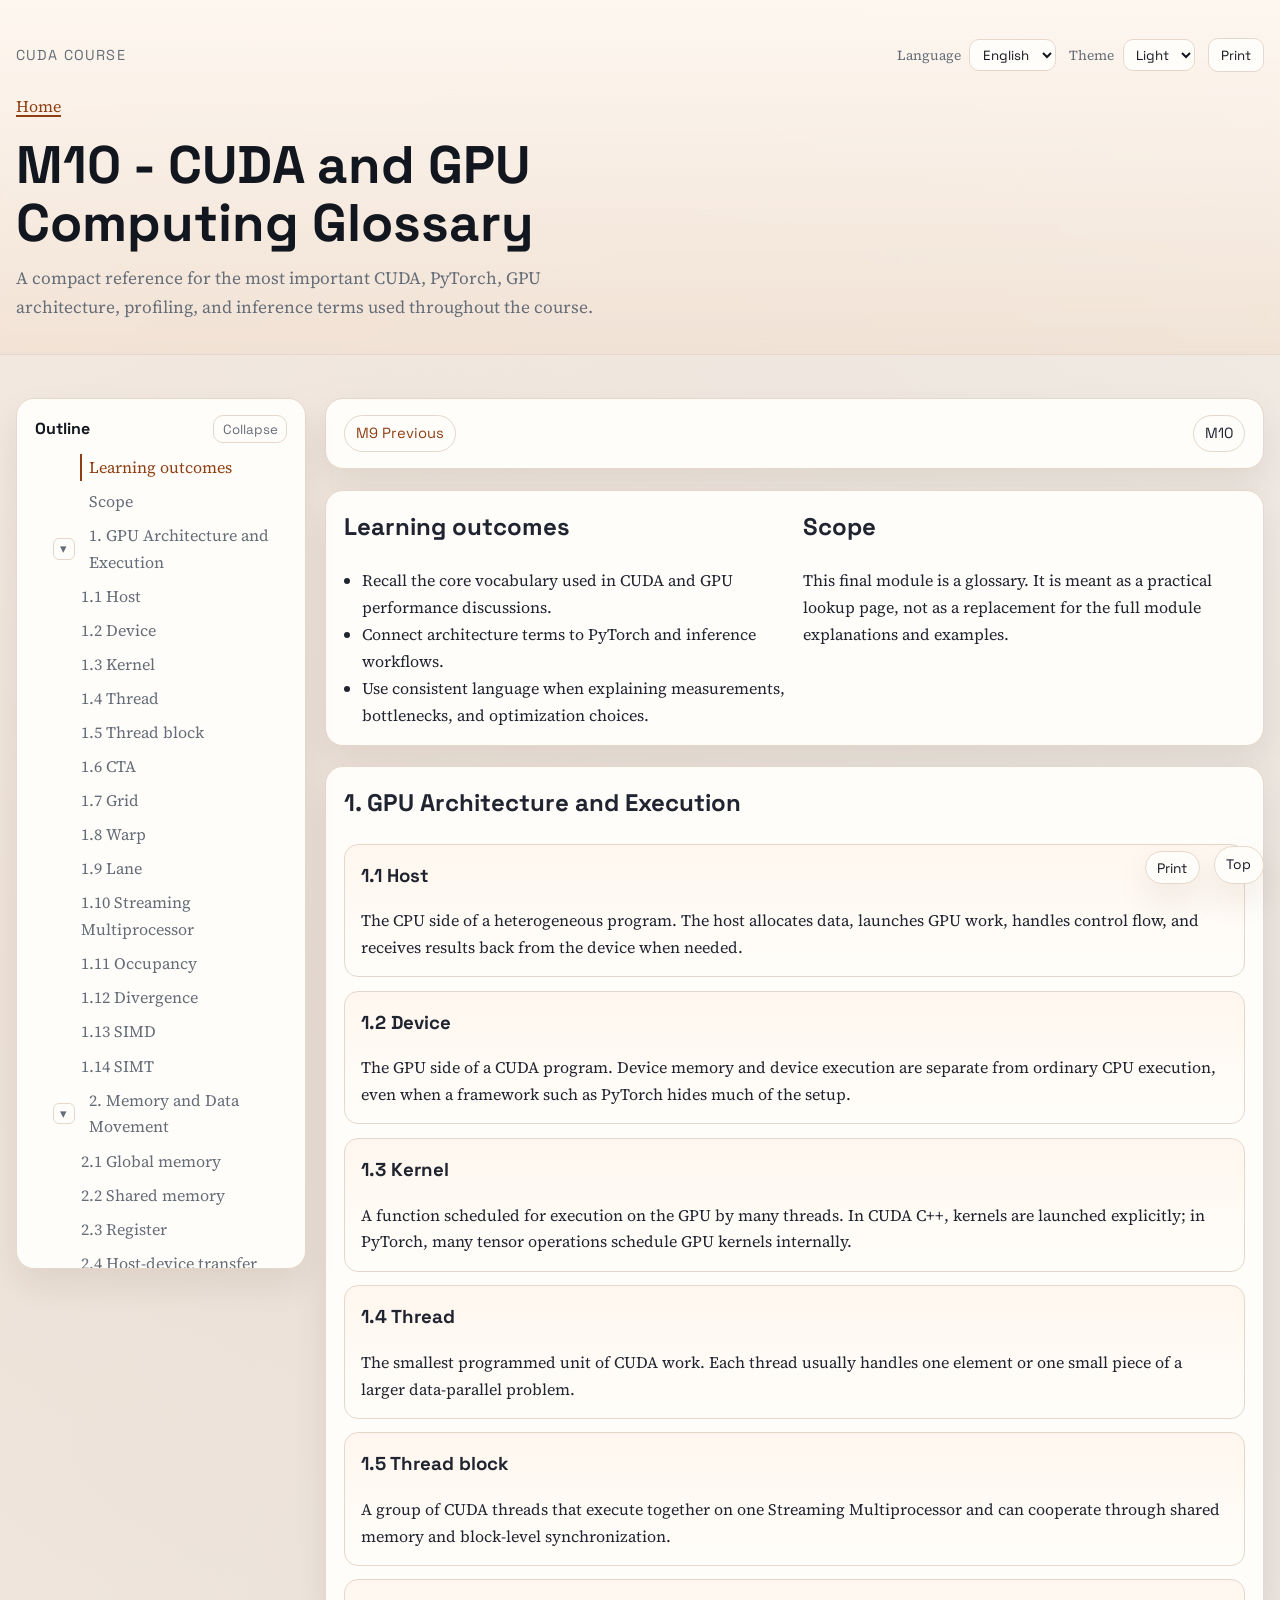
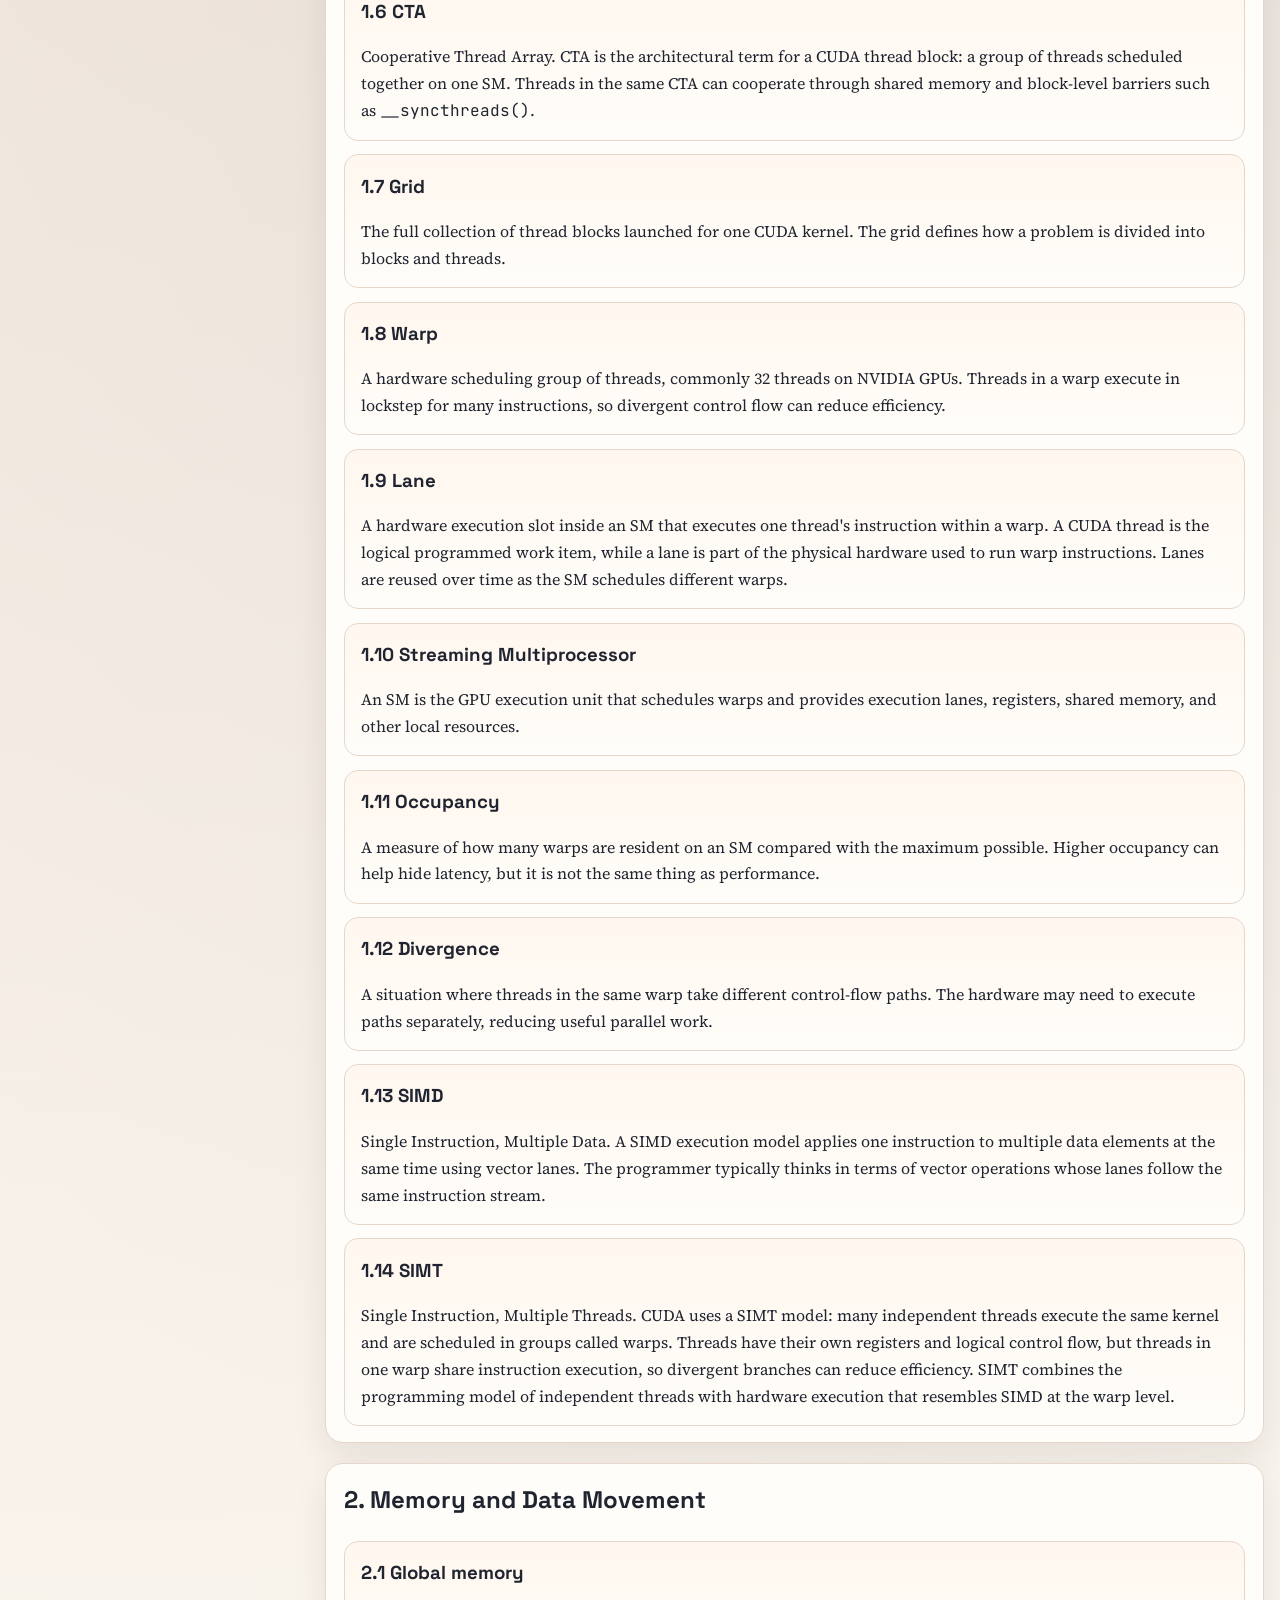
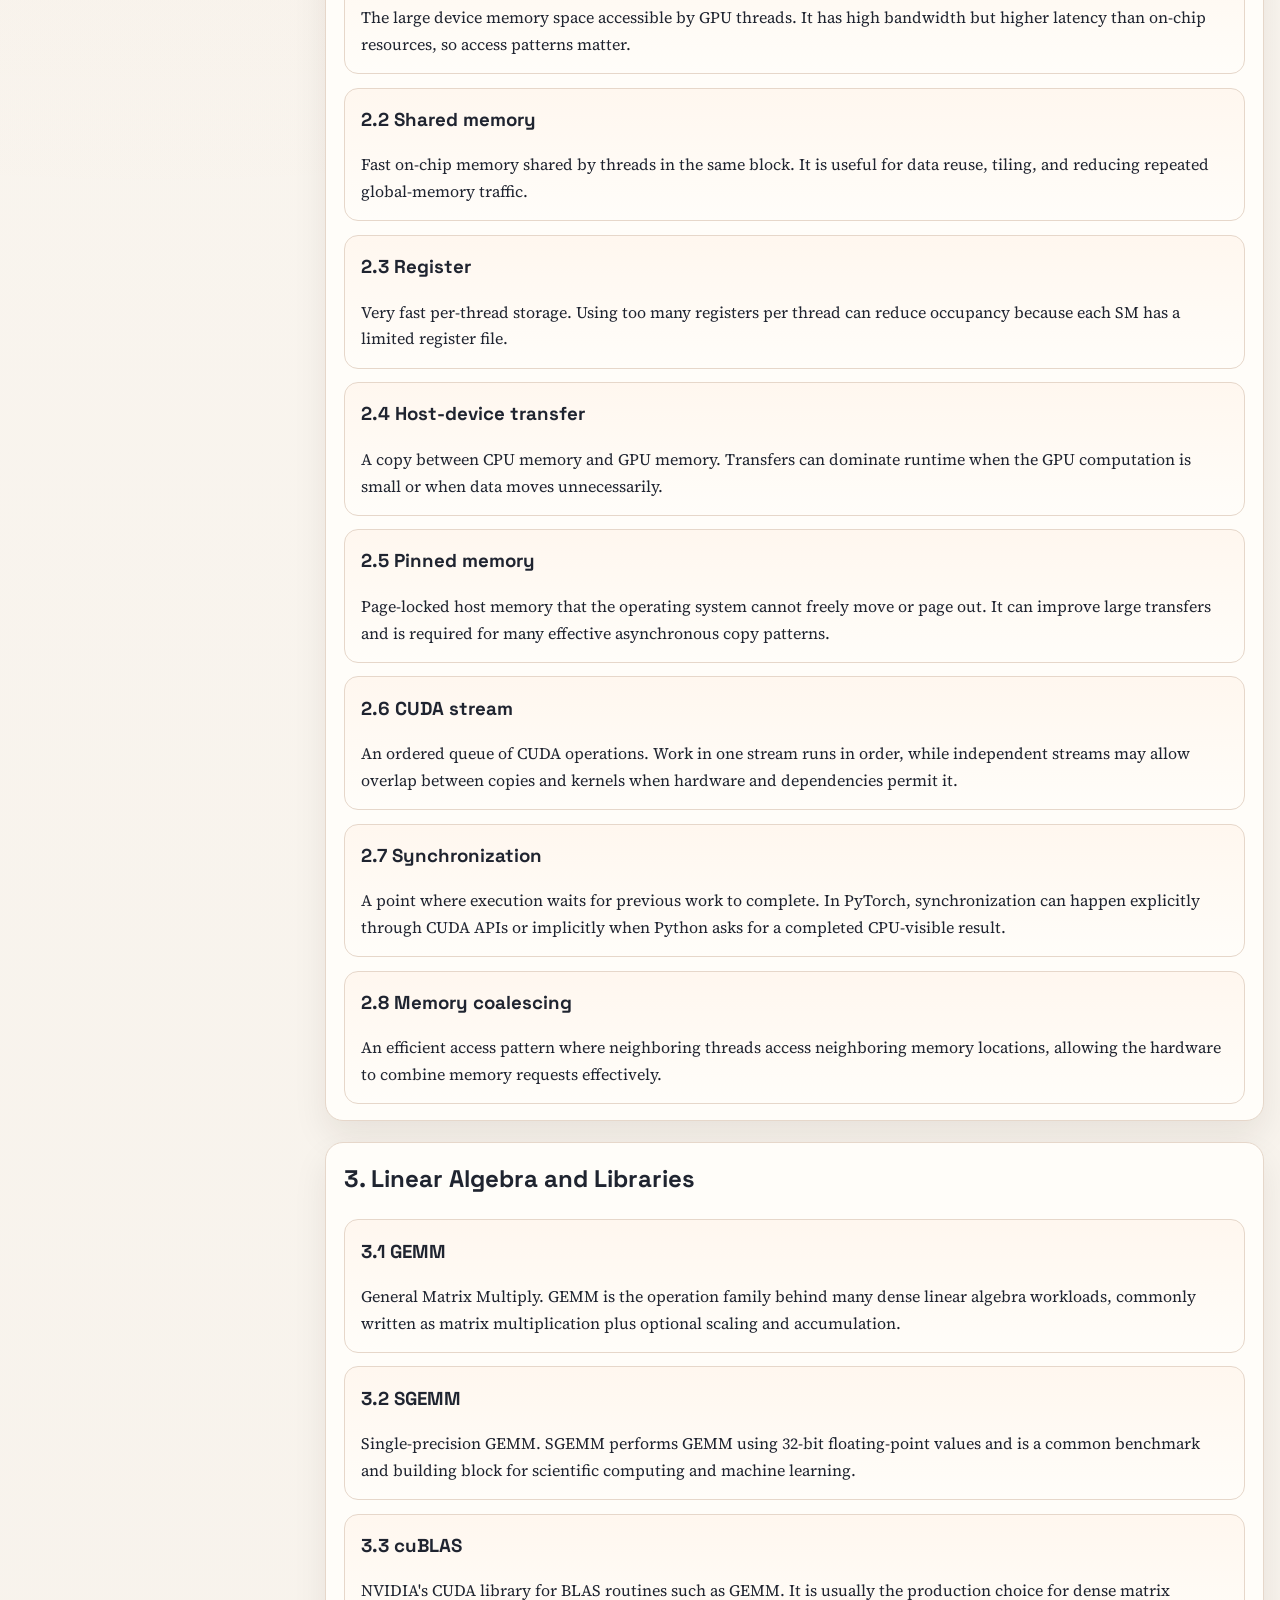
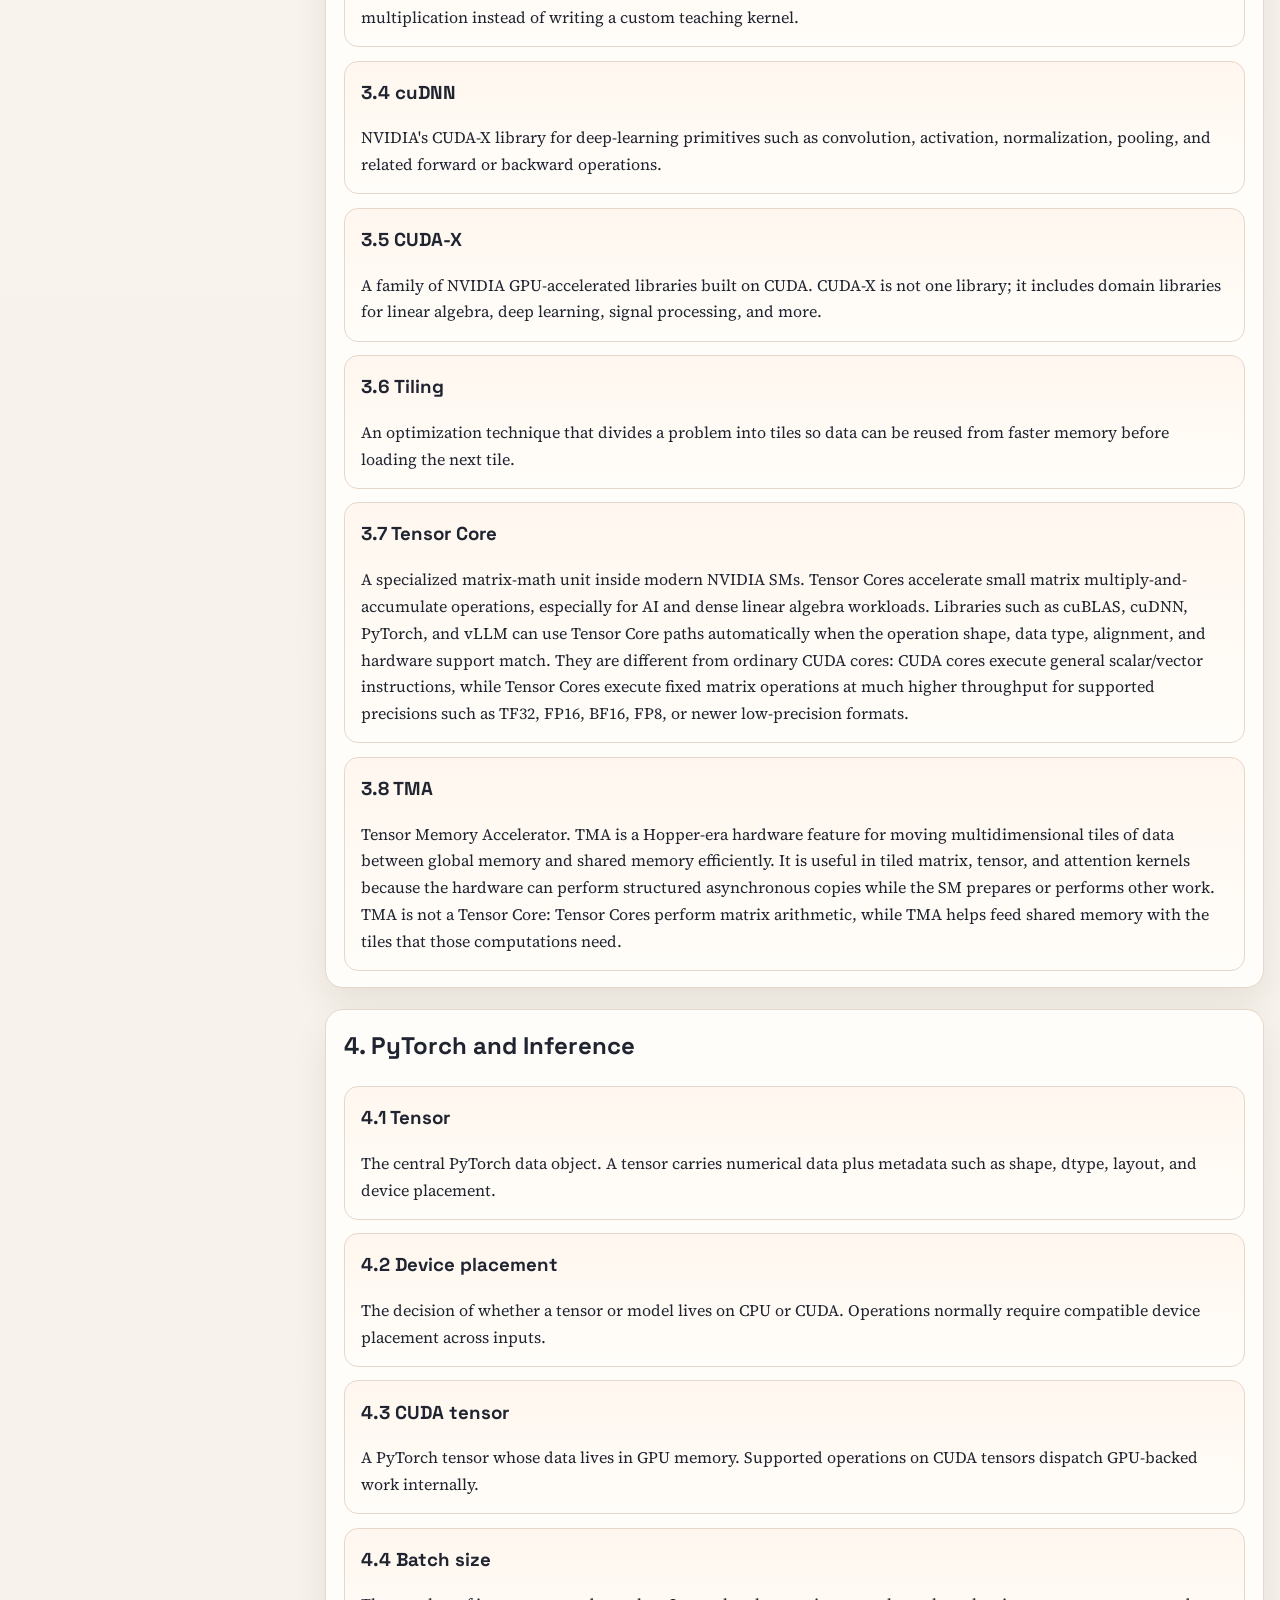
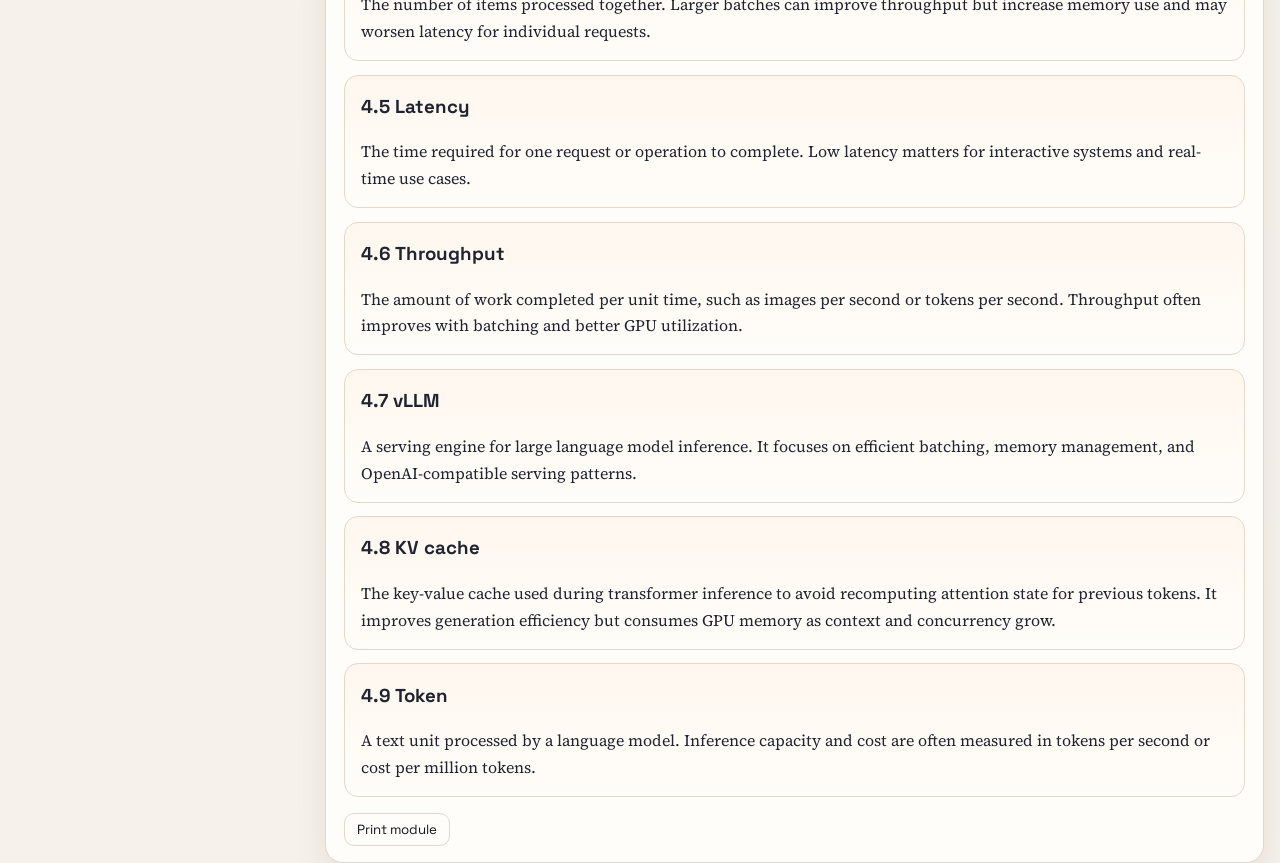
<file: site/chapters/chapter-10.html>
<!DOCTYPE html>
<html lang="en">
<head>
  <meta charset="utf-8">
  <meta name="viewport" content="width=device-width, initial-scale=1">
  <title>M10 - CUDA and GPU Computing Glossary</title>
  <link rel="preconnect" href="https://fonts.googleapis.com">
  <link rel="preconnect" href="https://fonts.gstatic.com" crossorigin>
  <link href="https://fonts.googleapis.com/css2?family=JetBrains+Mono:wght@400;600&family=Space+Grotesk:wght@400;500;700&family=Source+Serif+4:opsz,wght@8..60,400;8..60,600&display=swap" rel="stylesheet">
  <link rel="stylesheet" href="../assets/css/site.css">
  <script defer src="../assets/js/site.js"></script>
</head>
<body id="top" data-page-lang="en">
  <div id="google_translate_element" class="translate-host" aria-hidden="true"></div>
  <header class="site-header">
    <div class="shell">
      <section class="hero">
        <p><a href="../index.html">Home</a></p>
        <h1>M10 - CUDA and GPU Computing Glossary</h1>
        <p class="hero-copy">A compact reference for the most important CUDA, PyTorch, GPU architecture, profiling, and inference terms used throughout the course.</p>
      </section>
    </div>
  </header>
  <main class="shell module-layout">
    <aside class="panel outline-panel" aria-label="Module outline"><nav id="outline-nav"></nav></aside>
    <article class="module-main">
      <section class="panel"><nav class="module-nav" aria-label="Module navigation"><a href="chapter-09.html">M9 Previous</a><span>M10</span></nav></section>
      <section class="panel info-grid">
        <div><h2>Learning outcomes</h2><ul class="meta-list"><li>Recall the core vocabulary used in CUDA and GPU performance discussions.</li><li>Connect architecture terms to PyTorch and inference workflows.</li><li>Use consistent language when explaining measurements, bottlenecks, and optimization choices.</li></ul></div>
        <div><h2>Scope</h2><p>This final module is a glossary. It is meant as a practical lookup page, not as a replacement for the full module explanations and examples.</p></div>
      </section>
      <section class="panel">
        <h2>1. GPU Architecture and Execution</h2>
        <article class="subtopic"><h3>1.1 Host</h3><p>The CPU side of a heterogeneous program. The host allocates data, launches GPU work, handles control flow, and receives results back from the device when needed.</p></article>
        <article class="subtopic"><h3>1.2 Device</h3><p>The GPU side of a CUDA program. Device memory and device execution are separate from ordinary CPU execution, even when a framework such as PyTorch hides much of the setup.</p></article>
        <article class="subtopic"><h3>1.3 Kernel</h3><p>A function scheduled for execution on the GPU by many threads. In CUDA C++, kernels are launched explicitly; in PyTorch, many tensor operations schedule GPU kernels internally.</p></article>
        <article class="subtopic"><h3>1.4 Thread</h3><p>The smallest programmed unit of CUDA work. Each thread usually handles one element or one small piece of a larger data-parallel problem.</p></article>
        <article class="subtopic"><h3>1.5 Thread block</h3><p>A group of CUDA threads that execute together on one Streaming Multiprocessor and can cooperate through shared memory and block-level synchronization.</p></article>
        <article class="subtopic"><h3>1.6 CTA</h3><p>Cooperative Thread Array. CTA is the architectural term for a CUDA thread block: a group of threads scheduled together on one SM. Threads in the same CTA can cooperate through shared memory and block-level barriers such as <code>__syncthreads()</code>.</p></article>
        <article class="subtopic"><h3>1.7 Grid</h3><p>The full collection of thread blocks launched for one CUDA kernel. The grid defines how a problem is divided into blocks and threads.</p></article>
        <article class="subtopic"><h3>1.8 Warp</h3><p>A hardware scheduling group of threads, commonly 32 threads on NVIDIA GPUs. Threads in a warp execute in lockstep for many instructions, so divergent control flow can reduce efficiency.</p></article>
        <article class="subtopic"><h3>1.9 Lane</h3><p>A hardware execution slot inside an SM that executes one thread's instruction within a warp. A CUDA thread is the logical programmed work item, while a lane is part of the physical hardware used to run warp instructions. Lanes are reused over time as the SM schedules different warps.</p></article>
        <article class="subtopic"><h3>1.10 Streaming Multiprocessor</h3><p>An SM is the GPU execution unit that schedules warps and provides execution lanes, registers, shared memory, and other local resources.</p></article>
        <article class="subtopic"><h3>1.11 Occupancy</h3><p>A measure of how many warps are resident on an SM compared with the maximum possible. Higher occupancy can help hide latency, but it is not the same thing as performance.</p></article>
        <article class="subtopic"><h3>1.12 Divergence</h3><p>A situation where threads in the same warp take different control-flow paths. The hardware may need to execute paths separately, reducing useful parallel work.</p></article>
        <article class="subtopic"><h3>1.13 SIMD</h3><p>Single Instruction, Multiple Data. A SIMD execution model applies one instruction to multiple data elements at the same time using vector lanes. The programmer typically thinks in terms of vector operations whose lanes follow the same instruction stream.</p></article>
        <article class="subtopic"><h3>1.14 SIMT</h3><p>Single Instruction, Multiple Threads. CUDA uses a SIMT model: many independent threads execute the same kernel and are scheduled in groups called warps. Threads have their own registers and logical control flow, but threads in one warp share instruction execution, so divergent branches can reduce efficiency. SIMT combines the programming model of independent threads with hardware execution that resembles SIMD at the warp level.</p></article>
      </section>
      <section class="panel">
        <h2>2. Memory and Data Movement</h2>
        <article class="subtopic"><h3>2.1 Global memory</h3><p>The large device memory space accessible by GPU threads. It has high bandwidth but higher latency than on-chip resources, so access patterns matter.</p></article>
        <article class="subtopic"><h3>2.2 Shared memory</h3><p>Fast on-chip memory shared by threads in the same block. It is useful for data reuse, tiling, and reducing repeated global-memory traffic.</p></article>
        <article class="subtopic"><h3>2.3 Register</h3><p>Very fast per-thread storage. Using too many registers per thread can reduce occupancy because each SM has a limited register file.</p></article>
        <article class="subtopic"><h3>2.4 Host-device transfer</h3><p>A copy between CPU memory and GPU memory. Transfers can dominate runtime when the GPU computation is small or when data moves unnecessarily.</p></article>
        <article class="subtopic"><h3>2.5 Pinned memory</h3><p>Page-locked host memory that the operating system cannot freely move or page out. It can improve large transfers and is required for many effective asynchronous copy patterns.</p></article>
        <article class="subtopic"><h3>2.6 CUDA stream</h3><p>An ordered queue of CUDA operations. Work in one stream runs in order, while independent streams may allow overlap between copies and kernels when hardware and dependencies permit it.</p></article>
        <article class="subtopic"><h3>2.7 Synchronization</h3><p>A point where execution waits for previous work to complete. In PyTorch, synchronization can happen explicitly through CUDA APIs or implicitly when Python asks for a completed CPU-visible result.</p></article>
        <article class="subtopic"><h3>2.8 Memory coalescing</h3><p>An efficient access pattern where neighboring threads access neighboring memory locations, allowing the hardware to combine memory requests effectively.</p></article>
      </section>
      <section class="panel">
        <h2>3. Linear Algebra and Libraries</h2>
        <article class="subtopic"><h3>3.1 GEMM</h3><p>General Matrix Multiply. GEMM is the operation family behind many dense linear algebra workloads, commonly written as matrix multiplication plus optional scaling and accumulation.</p></article>
        <article class="subtopic"><h3>3.2 SGEMM</h3><p>Single-precision GEMM. SGEMM performs GEMM using 32-bit floating-point values and is a common benchmark and building block for scientific computing and machine learning.</p></article>
        <article class="subtopic"><h3>3.3 cuBLAS</h3><p>NVIDIA's CUDA library for BLAS routines such as GEMM. It is usually the production choice for dense matrix multiplication instead of writing a custom teaching kernel.</p></article>
        <article class="subtopic"><h3>3.4 cuDNN</h3><p>NVIDIA's CUDA-X library for deep-learning primitives such as convolution, activation, normalization, pooling, and related forward or backward operations.</p></article>
        <article class="subtopic"><h3>3.5 CUDA-X</h3><p>A family of NVIDIA GPU-accelerated libraries built on CUDA. CUDA-X is not one library; it includes domain libraries for linear algebra, deep learning, signal processing, and more.</p></article>
        <article class="subtopic"><h3>3.6 Tiling</h3><p>An optimization technique that divides a problem into tiles so data can be reused from faster memory before loading the next tile.</p></article>
        <article class="subtopic"><h3>3.7 Tensor Core</h3><p>A specialized matrix-math unit inside modern NVIDIA SMs. Tensor Cores accelerate small matrix multiply-and-accumulate operations, especially for AI and dense linear algebra workloads. Libraries such as cuBLAS, cuDNN, PyTorch, and vLLM can use Tensor Core paths automatically when the operation shape, data type, alignment, and hardware support match. They are different from ordinary CUDA cores: CUDA cores execute general scalar/vector instructions, while Tensor Cores execute fixed matrix operations at much higher throughput for supported precisions such as TF32, FP16, BF16, FP8, or newer low-precision formats.</p></article>
        <article class="subtopic"><h3>3.8 TMA</h3><p>Tensor Memory Accelerator. TMA is a Hopper-era hardware feature for moving multidimensional tiles of data between global memory and shared memory efficiently. It is useful in tiled matrix, tensor, and attention kernels because the hardware can perform structured asynchronous copies while the SM prepares or performs other work. TMA is not a Tensor Core: Tensor Cores perform matrix arithmetic, while TMA helps feed shared memory with the tiles that those computations need.</p></article>
      </section>
      <section class="panel">
        <h2>4. PyTorch and Inference</h2>
        <article class="subtopic"><h3>4.1 Tensor</h3><p>The central PyTorch data object. A tensor carries numerical data plus metadata such as shape, dtype, layout, and device placement.</p></article>
        <article class="subtopic"><h3>4.2 Device placement</h3><p>The decision of whether a tensor or model lives on CPU or CUDA. Operations normally require compatible device placement across inputs.</p></article>
        <article class="subtopic"><h3>4.3 CUDA tensor</h3><p>A PyTorch tensor whose data lives in GPU memory. Supported operations on CUDA tensors dispatch GPU-backed work internally.</p></article>
        <article class="subtopic"><h3>4.4 Batch size</h3><p>The number of items processed together. Larger batches can improve throughput but increase memory use and may worsen latency for individual requests.</p></article>
        <article class="subtopic"><h3>4.5 Latency</h3><p>The time required for one request or operation to complete. Low latency matters for interactive systems and real-time use cases.</p></article>
        <article class="subtopic"><h3>4.6 Throughput</h3><p>The amount of work completed per unit time, such as images per second or tokens per second. Throughput often improves with batching and better GPU utilization.</p></article>
        <article class="subtopic"><h3>4.7 vLLM</h3><p>A serving engine for large language model inference. It focuses on efficient batching, memory management, and OpenAI-compatible serving patterns.</p></article>
        <article class="subtopic"><h3>4.8 KV cache</h3><p>The key-value cache used during transformer inference to avoid recomputing attention state for previous tokens. It improves generation efficiency but consumes GPU memory as context and concurrency grow.</p></article>
        <article class="subtopic"><h3>4.9 Token</h3><p>A text unit processed by a language model. Inference capacity and cost are often measured in tokens per second or cost per million tokens.</p></article>
        <button id="print-page-btn" class="print-btn print-btn-bottom" type="button" data-print>Print module</button>
      </section>
    </article>
  </main>
  <script src="//translate.google.com/translate_a/element.js?cb=googleTranslateElementInit"></script>
</body>
</html>
</file>
<file: site/assets/css/site.css>
:root {
  --bg: #f6f1ea;
  --surface: #fffdf9;
  --surface-strong: #fff7ef;
  --text: #1f2430;
  --muted: #656d78;
  --accent: #b8541c;
  --accent-strong: #8f3f14;
  --accent-soft: rgba(184, 84, 28, 0.12);
  --line: #e6d7ca;
  --ink: #12161f;
  --shadow: 0 16px 34px rgba(33, 25, 18, 0.08);
  --hero-a: rgba(255, 248, 241, 0.88);
  --hero-b: rgba(241, 221, 204, 0.52);
}

* {
  box-sizing: border-box;
}

html {
  scroll-behavior: smooth;
}

body {
  margin: 0;
  color: var(--text);
  background:
    radial-gradient(circle at 12% 14%, rgba(184, 84, 28, 0.1), transparent 38%),
    radial-gradient(circle at 88% 18%, rgba(48, 97, 124, 0.08), transparent 32%),
    linear-gradient(180deg, #fbf7f1 0%, var(--bg) 100%);
  font-family: "Source Serif 4", Georgia, serif;
  line-height: 1.68;
}

body[data-theme="dark"] {
  --bg: #16181d;
  --surface: #20242b;
  --surface-strong: #252b33;
  --text: #e8e0d6;
  --muted: #b6ab9f;
  --accent: #ff9a63;
  --accent-strong: #ffc49f;
  --accent-soft: rgba(255, 154, 99, 0.14);
  --line: #3c424d;
  --ink: #fff6ec;
  --shadow: 0 18px 34px rgba(0, 0, 0, 0.28);
  --hero-a: rgba(34, 38, 45, 0.92);
  --hero-b: rgba(23, 26, 31, 0.54);
}

h1,
h2,
h3,
h4,
.site-mark,
.agenda-number,
.agenda-text,
button,
select,
.module-nav,
.top-link {
  font-family: "Space Grotesk", "Segoe UI", sans-serif;
}

a {
  color: var(--accent-strong);
  text-decoration-thickness: 2px;
  text-underline-offset: 3px;
}

a:hover,
a:focus-visible {
  color: var(--accent);
}

code,
pre {
  font-family: "JetBrains Mono", "SFMono-Regular", Consolas, monospace;
}

.code-listing {
  margin: 0.85rem 0 0;
  padding: 0.9rem 1rem;
  overflow-x: auto;
  border: 1px solid var(--line);
  border-radius: 10px;
  background: var(--surface);
  color: var(--ink);
  font-size: 0.92rem;
  line-height: 1.55;
}

.shell {
  width: min(1280px, calc(100% - 2rem));
  margin: 0 auto;
}

.translate-host {
  position: absolute;
  width: 1px;
  height: 1px;
  overflow: hidden;
  clip-path: inset(50%);
}

.goog-te-banner-frame.skiptranslate,
body > .skiptranslate {
  display: none !important;
}

body {
  top: 0 !important;
}

.site-header {
  padding: 2.4rem 0 2rem;
  border-bottom: 1px solid var(--line);
  background: linear-gradient(180deg, var(--hero-a), var(--hero-b));
  backdrop-filter: blur(4px);
}

.header-top {
  display: flex;
  justify-content: space-between;
  gap: 1rem;
  align-items: center;
  flex-wrap: wrap;
}

.header-controls {
  display: flex;
  gap: 0.8rem;
  flex-wrap: wrap;
  align-items: center;
}

.site-mark {
  margin: 0;
  font-size: 0.9rem;
  letter-spacing: 0.08em;
  text-transform: uppercase;
  color: var(--muted);
}

.lang-switch,
.theme-switch {
  display: inline-flex;
  align-items: center;
  gap: 0.55rem;
  font-size: 0.86rem;
  color: var(--muted);
}

.lang-switch select,
.theme-switch select {
  border: 1px solid var(--line);
  border-radius: 10px;
  padding: 0.35rem 0.55rem;
  color: var(--ink);
  background: var(--surface);
}

.hero {
  margin-top: 1.35rem;
  max-width: 74ch;
}

.hero h1 {
  margin: 0 0 0.7rem;
  line-height: 1.1;
  color: var(--ink);
  font-size: clamp(2.1rem, 5vw, 3.3rem);
}

.hero-copy {
  margin: 0;
  font-size: 1.08rem;
  color: var(--muted);
}

.section-head {
  margin-top: 1.8rem;
}

.section-head h2,
.panel h2,
.panel h3 {
  margin-top: 0;
}

.section-sub {
  margin: 0.35rem 0 0;
  color: var(--muted);
}

.agenda-list {
  list-style: none;
  padding: 0;
  margin: 1rem 0 0;
}

.agenda-item + .agenda-item {
  margin-top: 0.8rem;
}

.agenda-link {
  display: grid;
  grid-template-columns: 72px 1fr;
  gap: 1rem;
  text-decoration: none;
  color: inherit;
  background: var(--surface);
  border: 1px solid var(--line);
  border-radius: 18px;
  padding: 1rem 1rem 1rem 0.9rem;
  box-shadow: var(--shadow);
  transition: transform 0.2s ease, border-color 0.2s ease, box-shadow 0.2s ease;
}

.agenda-link:hover,
.agenda-link:focus-visible {
  transform: translateY(-2px);
  border-color: rgba(184, 84, 28, 0.35);
  box-shadow: 0 18px 38px rgba(33, 25, 18, 0.12);
}

.agenda-number {
  align-self: start;
  justify-self: center;
  font-weight: 700;
  font-size: 1.05rem;
  color: #fff;
  background: linear-gradient(160deg, var(--accent), var(--accent-strong));
  border-radius: 12px;
  width: 54px;
  text-align: center;
  padding: 0.55rem 0;
}

.agenda-text {
  display: block;
  font-size: 1.08rem;
  color: var(--ink);
  margin-bottom: 0.25rem;
}

.agenda-teaser {
  color: var(--muted);
}

.panel {
  margin-top: 1.3rem;
  background: var(--surface);
  border: 1px solid var(--line);
  border-radius: 18px;
  padding: 1rem 1.1rem;
  box-shadow: var(--shadow);
}

.subtopic {
  margin-top: 0.85rem;
  padding: 0.95rem 1rem;
  border: 1px solid var(--line);
  border-radius: 14px;
  background: linear-gradient(180deg, var(--surface-strong), var(--surface));
}

.subtopic h3 {
  margin-bottom: 0.35rem;
}

.subtopic p:last-child,
.subtopic ul:last-child {
  margin-bottom: 0;
}

.info-grid,
.split-panel,
.reference-grid {
  display: grid;
  gap: 1rem;
  grid-template-columns: repeat(2, minmax(0, 1fr));
}

.meta-list,
.panel ul {
  margin: 0.45rem 0 0;
  padding-left: 1.15rem;
}

.pill-row {
  display: flex;
  gap: 0.6rem;
  flex-wrap: wrap;
  margin-top: 0.85rem;
}

.pill {
  display: inline-flex;
  align-items: center;
  border: 1px solid var(--line);
  background: var(--surface-strong);
  border-radius: 999px;
  padding: 0.35rem 0.7rem;
  font-size: 0.9rem;
  color: var(--muted);
}

.module-layout {
  display: grid;
  gap: 1.2rem;
  grid-template-columns: 290px minmax(0, 1fr);
  margin-top: 1.4rem;
}

.outline-panel {
  position: sticky;
  top: 0.9rem;
  align-self: start;
  max-height: calc(100vh - 1.8rem);
  overflow: auto;
}

.outline-head {
  display: flex;
  align-items: center;
  justify-content: space-between;
  gap: 0.5rem;
  margin-bottom: 0.65rem;
}

.outline-title {
  margin: 0;
  font-size: 1rem;
  color: var(--ink);
}

.outline-collapse {
  border: 1px solid var(--line);
  background: var(--surface);
  color: var(--muted);
  border-radius: 10px;
  padding: 0.3rem 0.55rem;
  cursor: pointer;
}

.outline-panel[data-collapsed="true"] #outline-nav {
  display: none;
}

.outline-list {
  list-style: none;
  padding: 0;
  margin: 0;
}

.outline-list li + li {
  margin-top: 0.45rem;
}

.outline-item-row {
  display: flex;
  align-items: center;
  gap: 0.35rem;
}

.outline-toggle,
.outline-toggle-spacer {
  width: 1.35rem;
  height: 1.35rem;
  flex: 0 0 auto;
}

.outline-toggle {
  border: 1px solid var(--line);
  background: var(--surface);
  color: var(--muted);
  border-radius: 6px;
  line-height: 1;
  display: inline-grid;
  place-items: center;
  cursor: pointer;
  padding: 0;
}

.outline-toggle:hover,
.outline-toggle:focus-visible,
.outline-collapse:hover,
.outline-collapse:focus-visible {
  color: var(--accent-strong);
  border-color: var(--accent);
}

.outline-list a {
  text-decoration: none;
  color: var(--muted);
  border-left: 2px solid transparent;
  padding-left: 0.45rem;
  display: inline-block;
}

.outline-list a.active {
  color: var(--accent-strong);
  border-left-color: var(--accent-strong);
}

.outline-sublist {
  margin-left: 1.7rem;
  margin-top: 0.35rem;
}

.module-nav {
  display: flex;
  justify-content: space-between;
  gap: 0.8rem;
  flex-wrap: wrap;
  font-size: 0.92rem;
}

.module-nav a,
.module-nav span {
  border: 1px solid var(--line);
  border-radius: 999px;
  padding: 0.34rem 0.7rem;
  text-decoration: none;
}

.callout {
  padding: 0.95rem 1rem;
  border-left: 4px solid var(--accent);
  background: var(--accent-soft);
  border-radius: 0 14px 14px 0;
  margin-top: 0.8rem;
}

.callout-grid {
  display: grid;
  gap: 0.85rem;
  grid-template-columns: repeat(2, minmax(0, 1fr));
  margin-top: 0.85rem;
}

.callout-grid .callout {
  margin-top: 0;
}

.table-scroll {
  overflow-x: auto;
  margin-top: 0.9rem;
}

.data-table {
  width: 100%;
  min-width: 760px;
  border-collapse: collapse;
  font-size: 0.92rem;
  line-height: 1.45;
}

.vllm-cuda-map {
  min-width: 1080px;
}

.vllm-cuda-map th:first-child,
.vllm-cuda-map td:first-child {
  width: 32%;
}

.vllm-cuda-map th:nth-child(2),
.vllm-cuda-map td:nth-child(2) {
  width: 68%;
}

.data-table th,
.data-table td {
  border: 1px solid var(--line);
  padding: 0.55rem 0.65rem;
  text-align: left;
  vertical-align: top;
}

.data-table th {
  background: var(--accent-soft);
  color: var(--ink);
  font-family: "Space Grotesk", "Segoe UI", sans-serif;
  font-weight: 700;
}

.data-table td {
  background: var(--surface);
}

figure[data-zoomable],
.module-figure {
  margin: 1rem 0 0;
  max-width: 100%;
  overflow: hidden;
}

figure[data-zoomable] img,
.module-figure img {
  display: block;
  width: 100%;
  max-width: 100%;
  height: auto;
  box-sizing: border-box;
  border: 1px solid var(--line);
  border-radius: 12px;
  background: var(--surface);
  cursor: zoom-in;
}

figure[data-zoomable] figcaption,
.module-figure figcaption {
  margin-top: 0.45rem;
  color: var(--muted);
  font-size: 0.94rem;
  line-height: 1.5;
}

.exercise-list li + li,
.checklist li + li {
  margin-top: 0.45rem;
}

.footer-note {
  margin: 2rem auto;
  color: var(--muted);
  font-size: 0.95rem;
}

.print-btn {
  border: 1px solid var(--line);
  background: var(--surface);
  color: var(--ink);
  border-radius: 10px;
  padding: 0.45rem 0.75rem;
  cursor: pointer;
}

.print-btn-top {
  margin-left: auto;
}

.print-btn-bottom {
  margin-top: 1rem;
}

.top-link,
.print-fixed {
  position: fixed;
  bottom: 1rem;
  text-decoration: none;
  border-radius: 999px;
  border: 1px solid var(--line);
  background: var(--surface);
  color: var(--ink);
  padding: 0.4rem 0.72rem;
  font-size: 0.86rem;
  box-shadow: var(--shadow);
  z-index: 100;
}

.top-link {
  right: 1rem;
}

.print-fixed {
  right: 5rem;
  cursor: pointer;
}

.print-fixed:hover,
.top-link:hover {
  border-color: var(--accent);
  color: var(--accent-strong);
}

.figure-lightbox {
  position: fixed;
  inset: 0;
  display: grid;
  place-items: center;
  background: rgba(6, 8, 12, 0.84);
  padding: 1rem;
  z-index: 1000;
}

.figure-lightbox[hidden] {
  display: none;
}

.figure-lightbox-inner {
  max-width: min(1200px, 96vw);
  max-height: 96vh;
  display: grid;
  gap: 0.5rem;
  justify-items: center;
}

.figure-lightbox-image {
  max-width: 100%;
  max-height: calc(96vh - 4.5rem);
  border-radius: 12px;
  box-shadow: 0 20px 48px rgba(0, 0, 0, 0.38);
  cursor: zoom-out;
}

.figure-lightbox-caption {
  color: #f4ede4;
  text-align: center;
  max-width: 90ch;
}

@media (max-width: 920px) {
  .module-layout,
  .info-grid,
  .split-panel,
  .reference-grid,
  .callout-grid {
    grid-template-columns: 1fr;
  }

  .outline-panel {
    position: static;
    max-height: unset;
  }

  .top-link,
  .print-fixed {
    position: static;
    display: inline-block;
    margin: 1rem 0.5rem 0 0;
  }
}

@media print {
  @page {
    margin: 12mm;
  }

  .outline-panel,
  .top-link,
  .lang-switch,
  .theme-switch,
  .module-nav,
  .print-btn,
  .print-fixed {
    display: none !important;
  }

  .module-layout {
    grid-template-columns: 1fr;
  }

  .shell,
  .module-layout,
  .panel,
  .subtopic,
  figure[data-zoomable],
  .module-figure {
    width: 100% !important;
    max-width: 100% !important;
  }

  .shell {
    margin: 0;
  }

  figure[data-zoomable],
  .module-figure {
    overflow: visible;
    break-inside: avoid;
    page-break-inside: avoid;
  }

  figure[data-zoomable] img,
  .module-figure img {
    width: auto !important;
    max-width: 100% !important;
    max-height: 70vh;
    object-fit: contain;
  }

  .code-listing,
  .table-scroll {
    max-width: 100% !important;
    overflow: visible;
    white-space: pre-wrap;
    word-break: break-word;
  }

  .data-table {
    min-width: 0;
    font-size: 0.78rem;
  }

  body {
    background: #fff;
    color: #000;
  }

  .panel,
  .agenda-link,
  .subtopic {
    box-shadow: none;
    border-color: #d1d1d1;
  }
}
</file>
